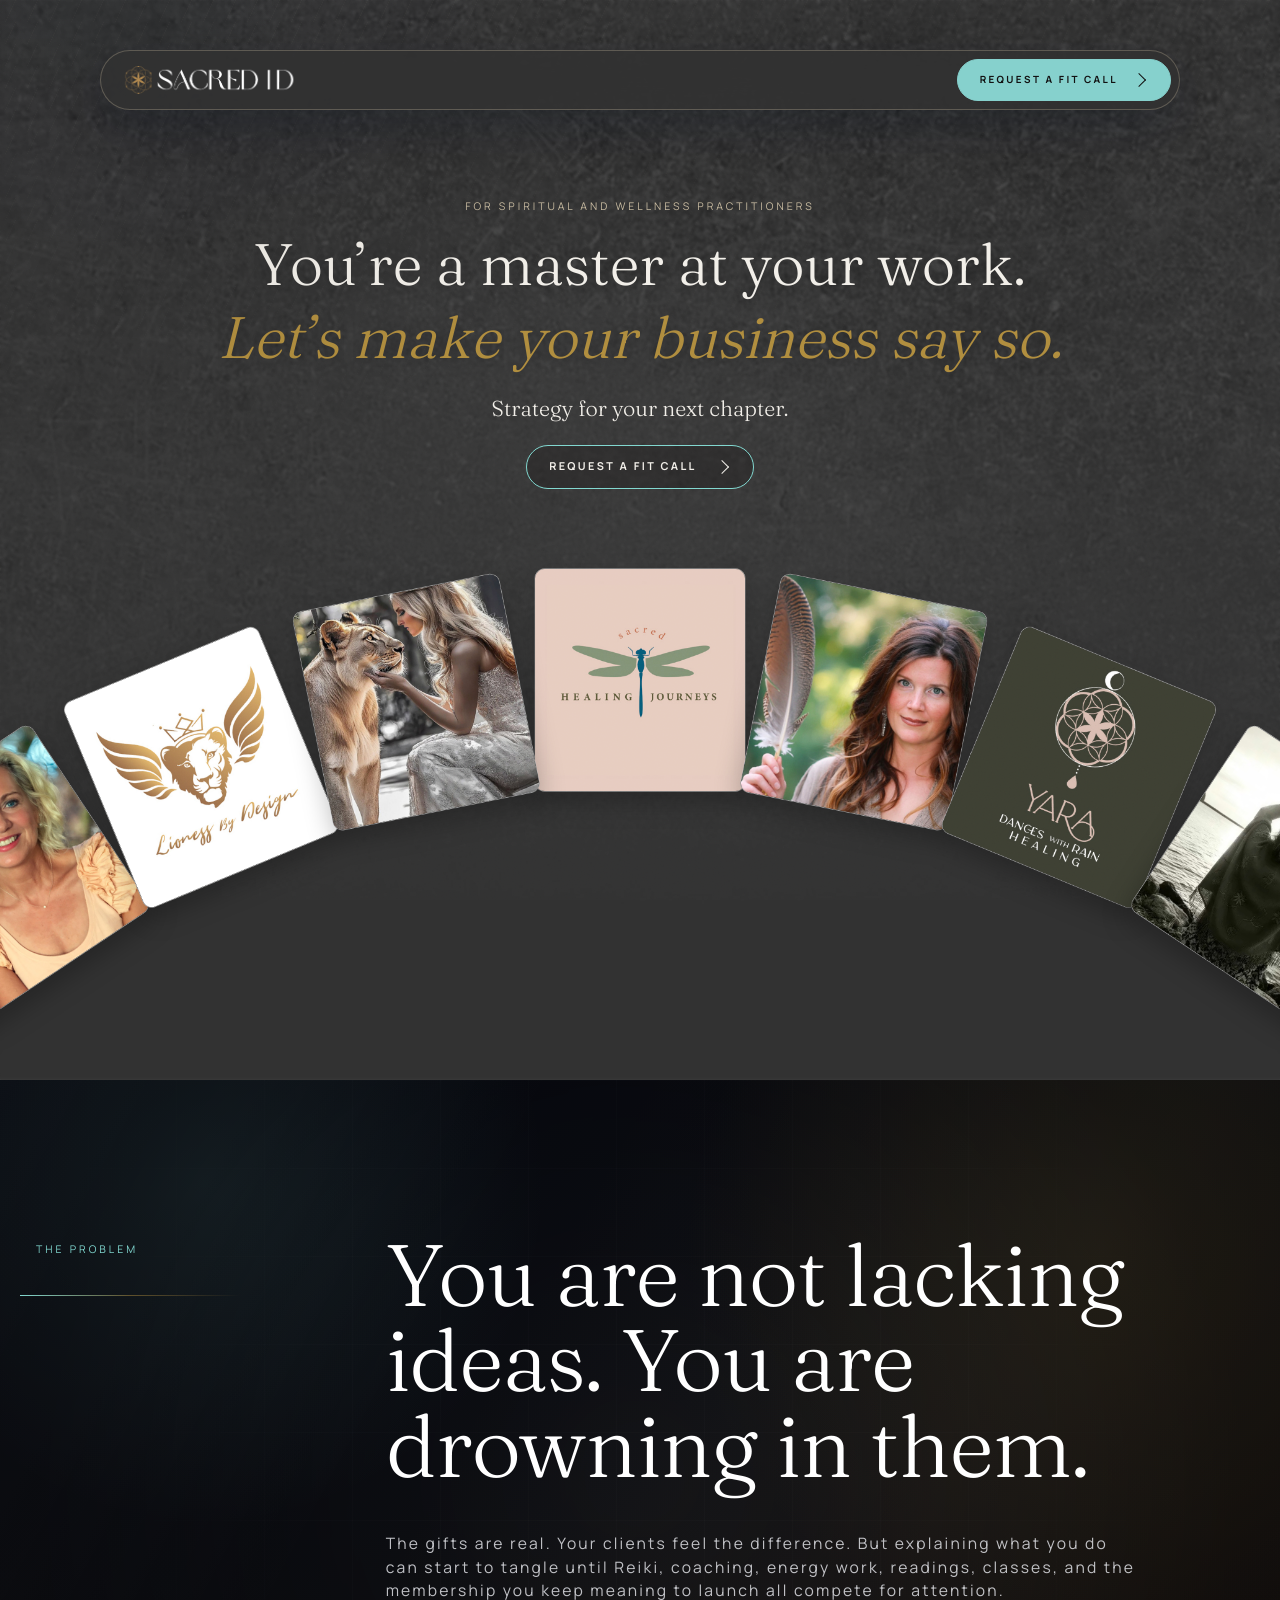
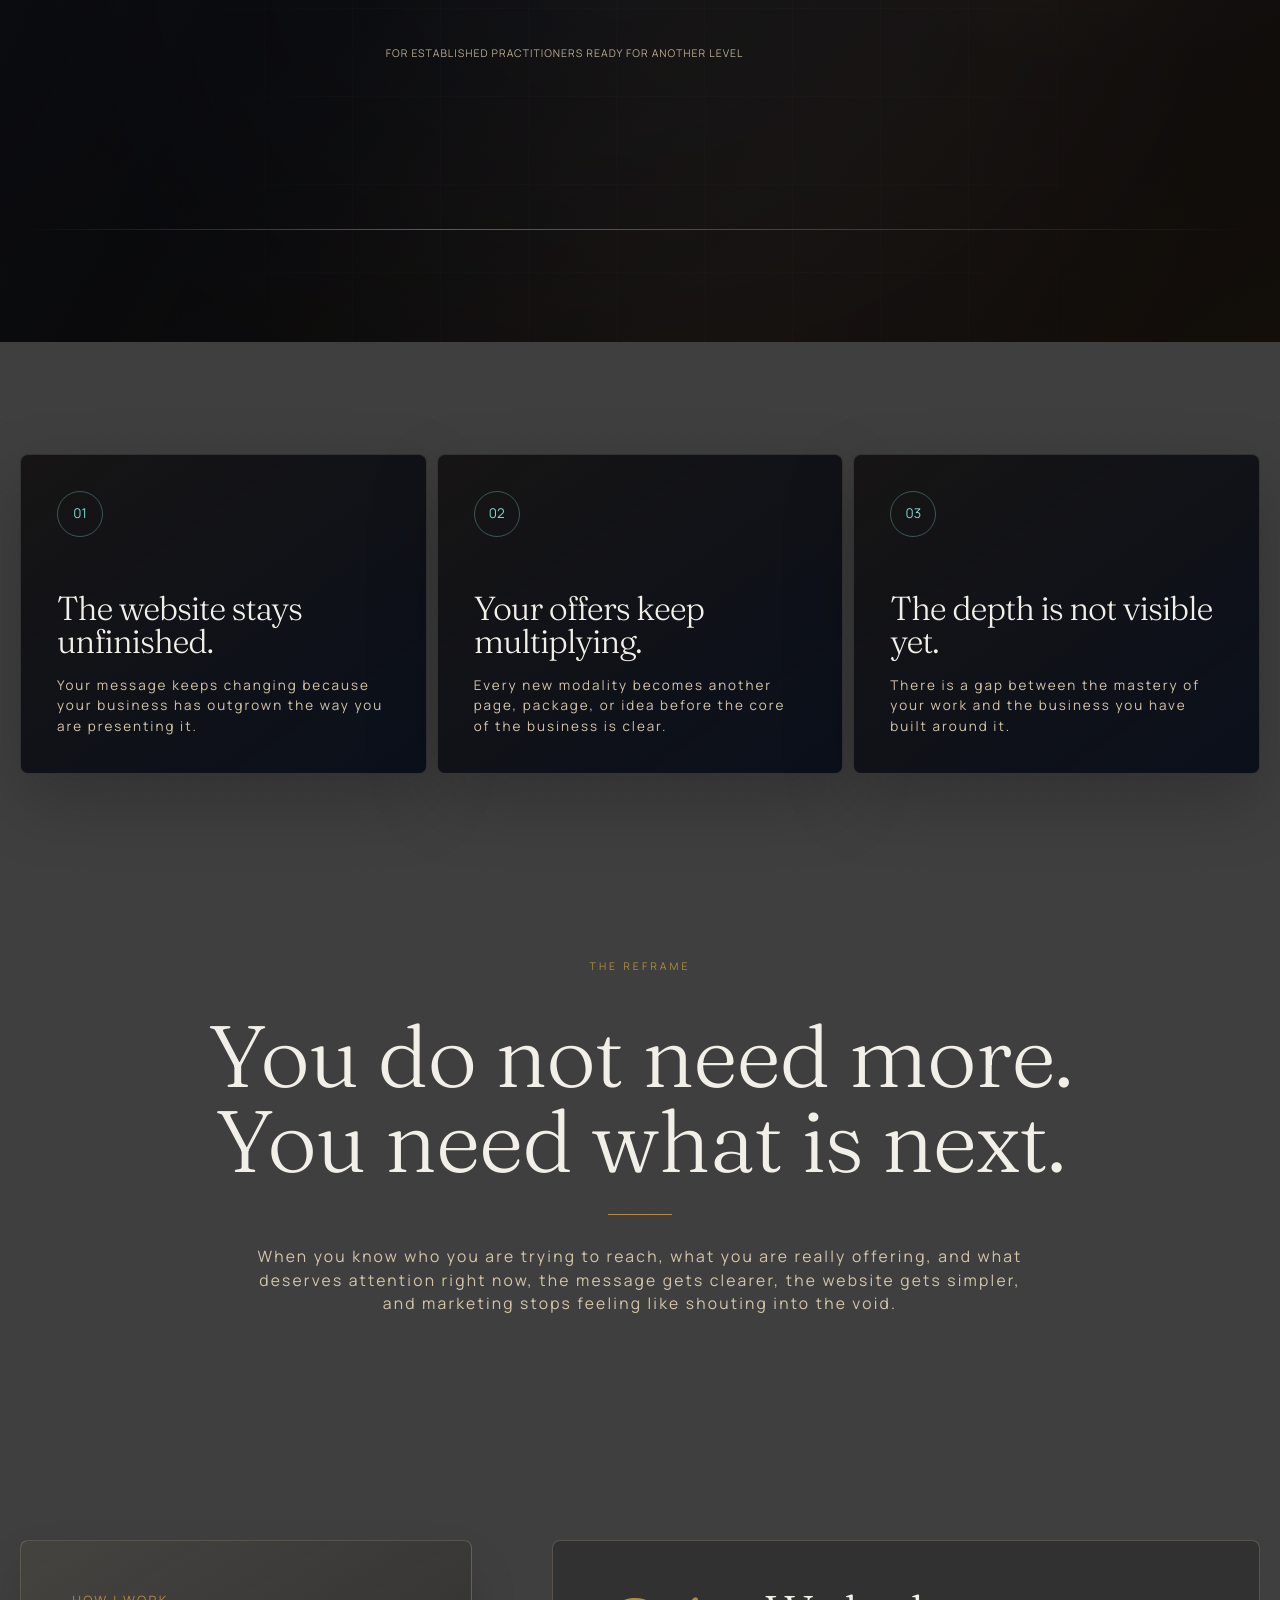
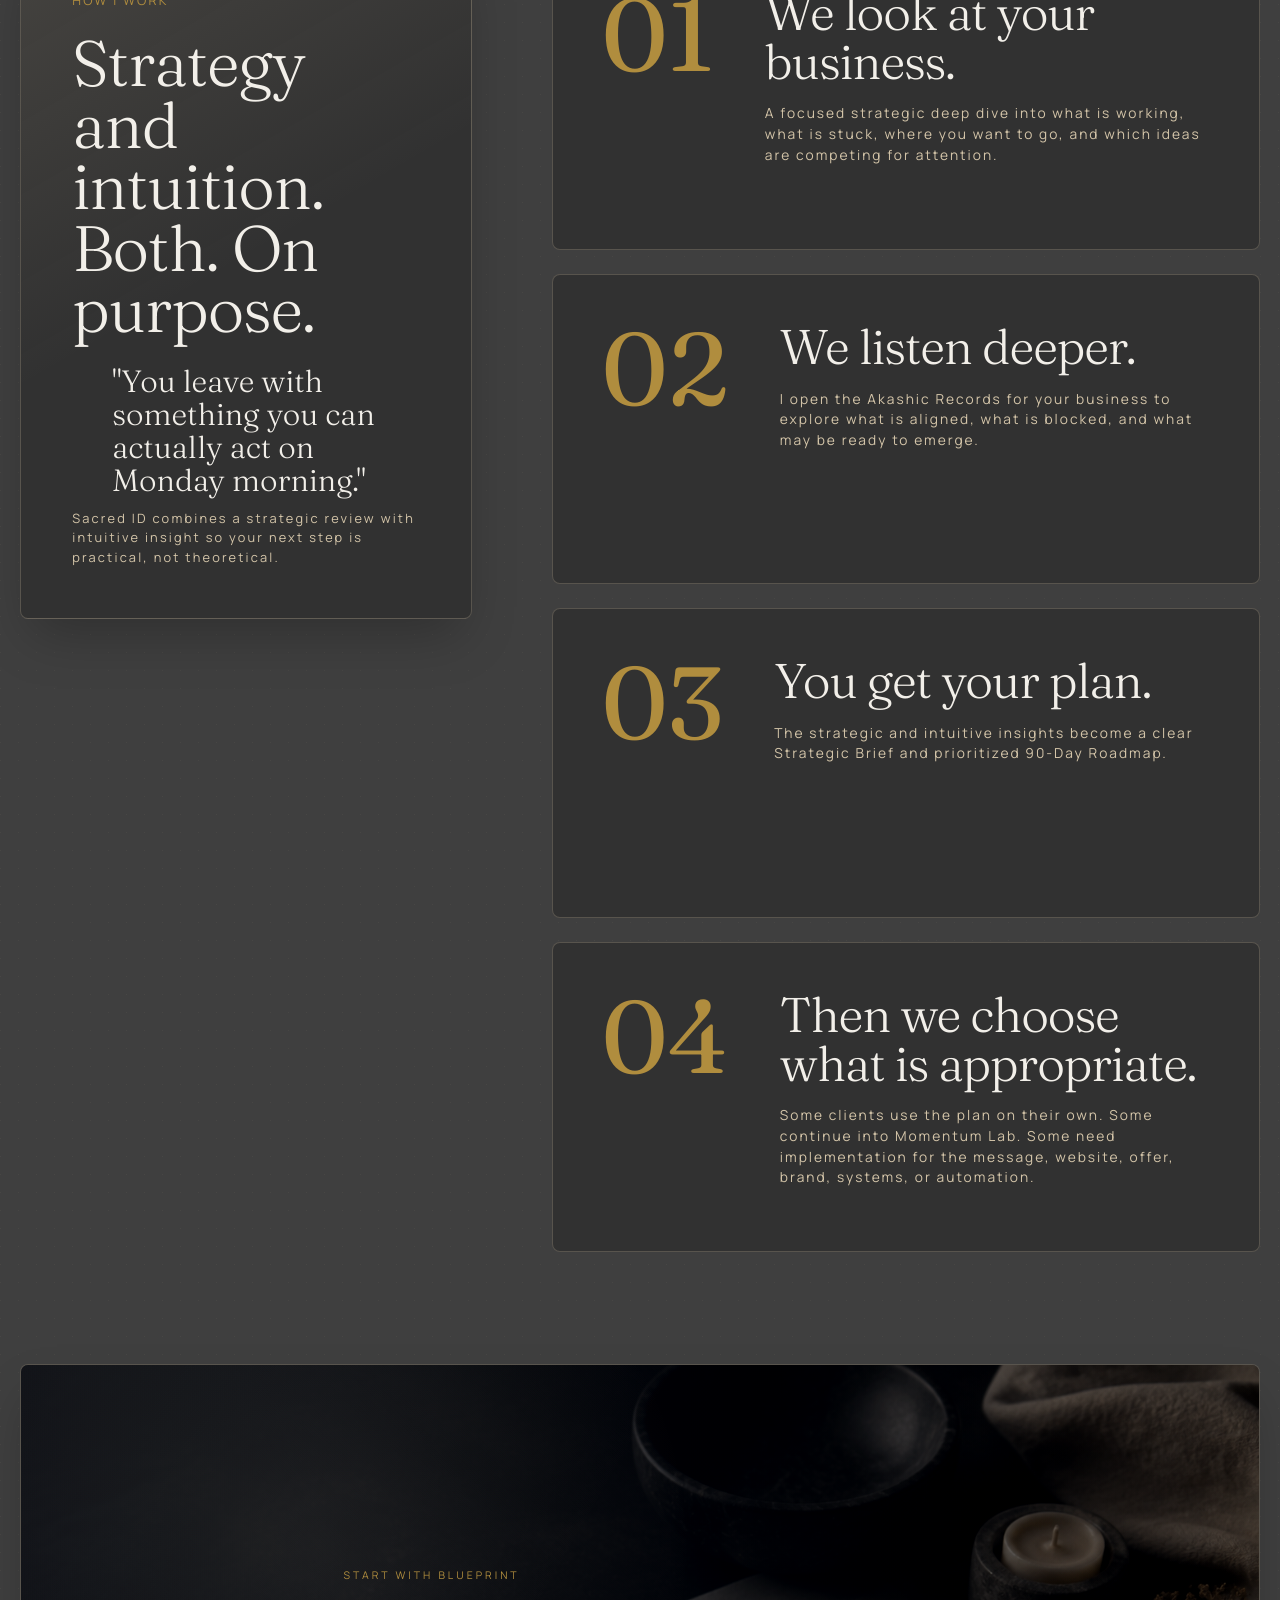
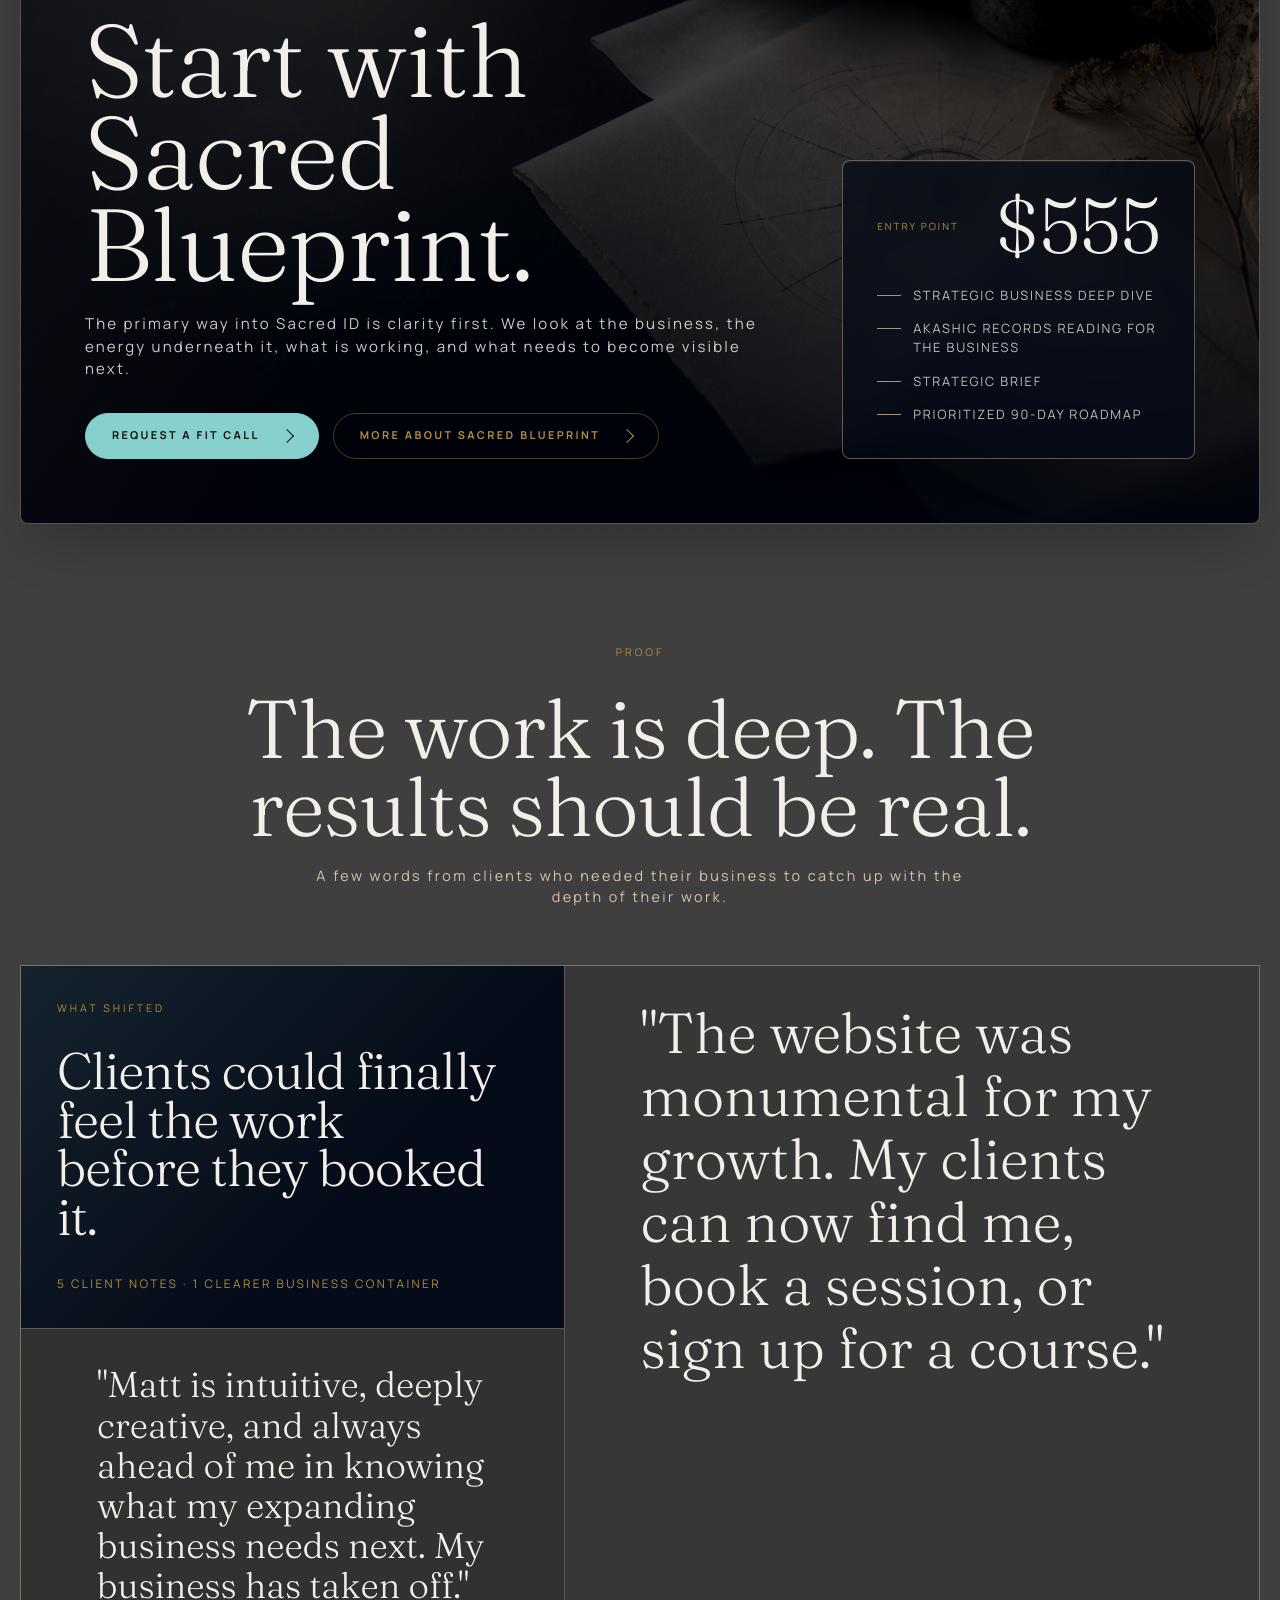
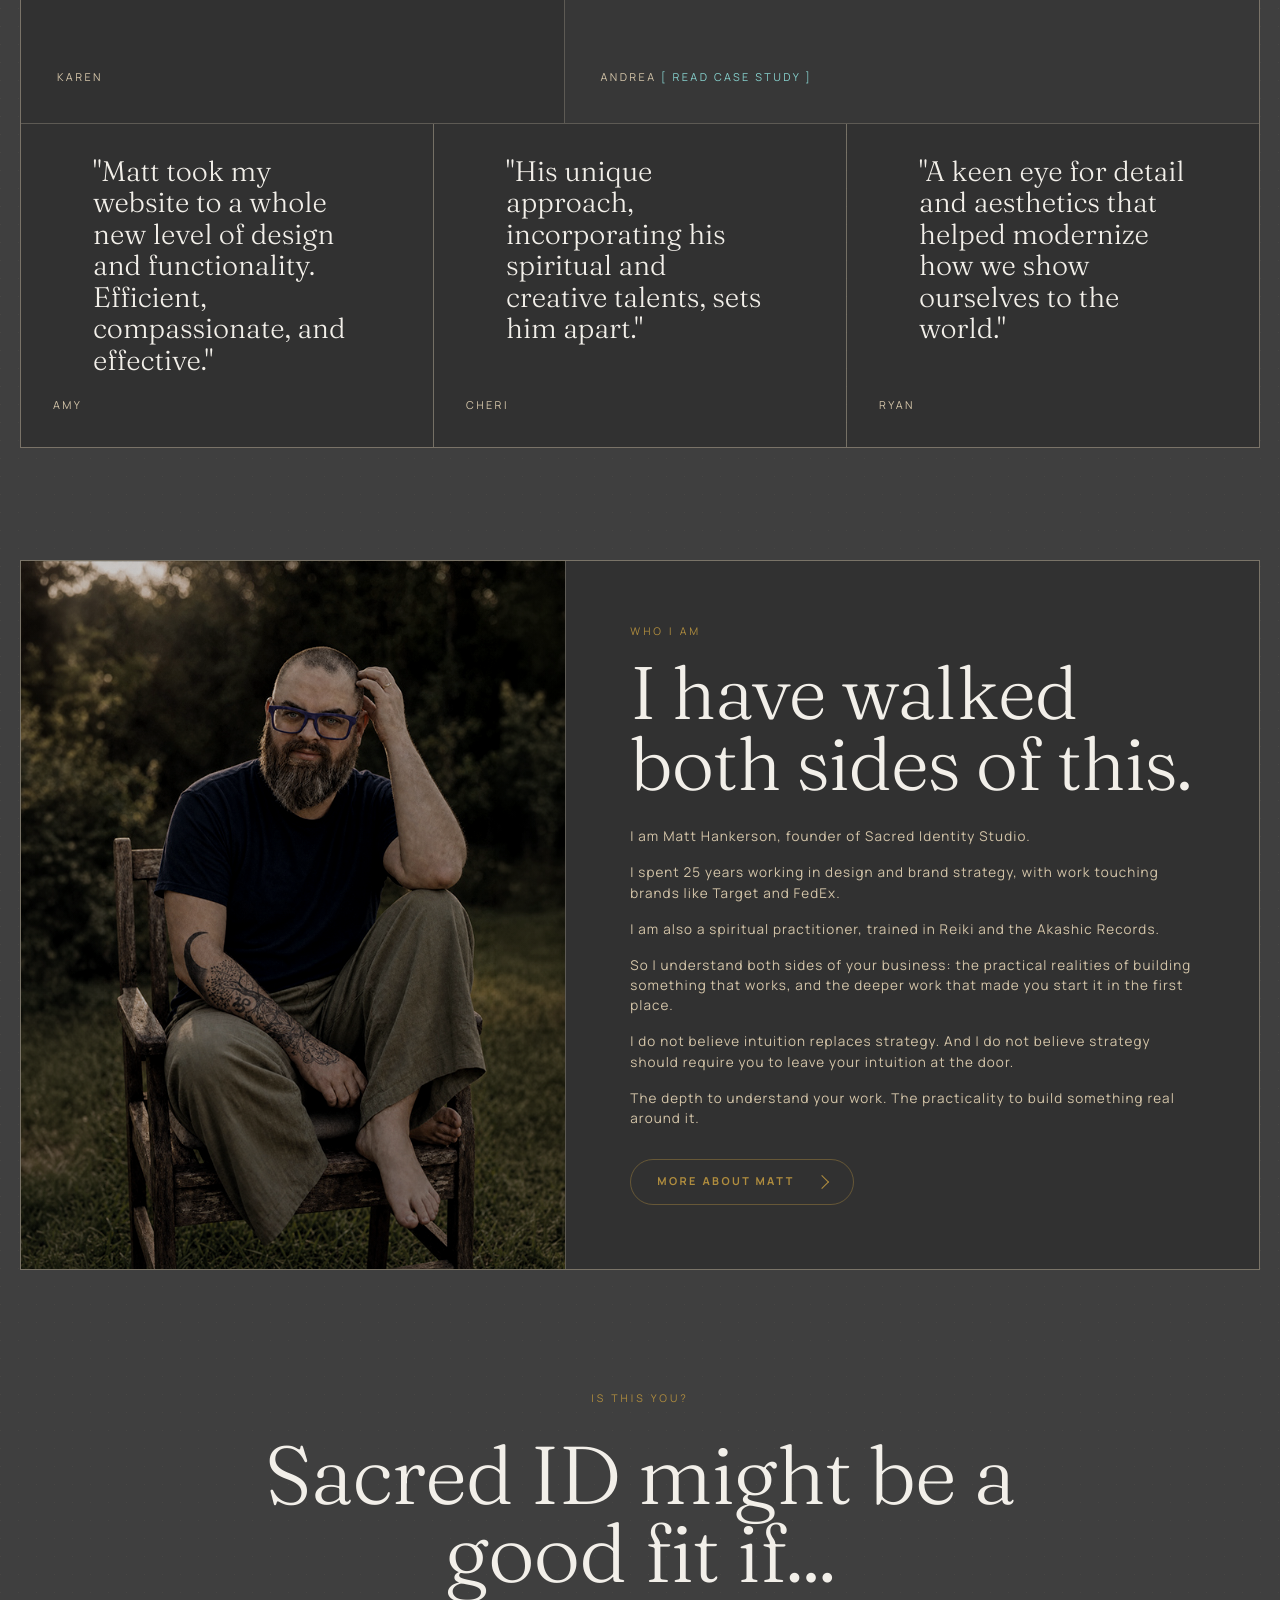
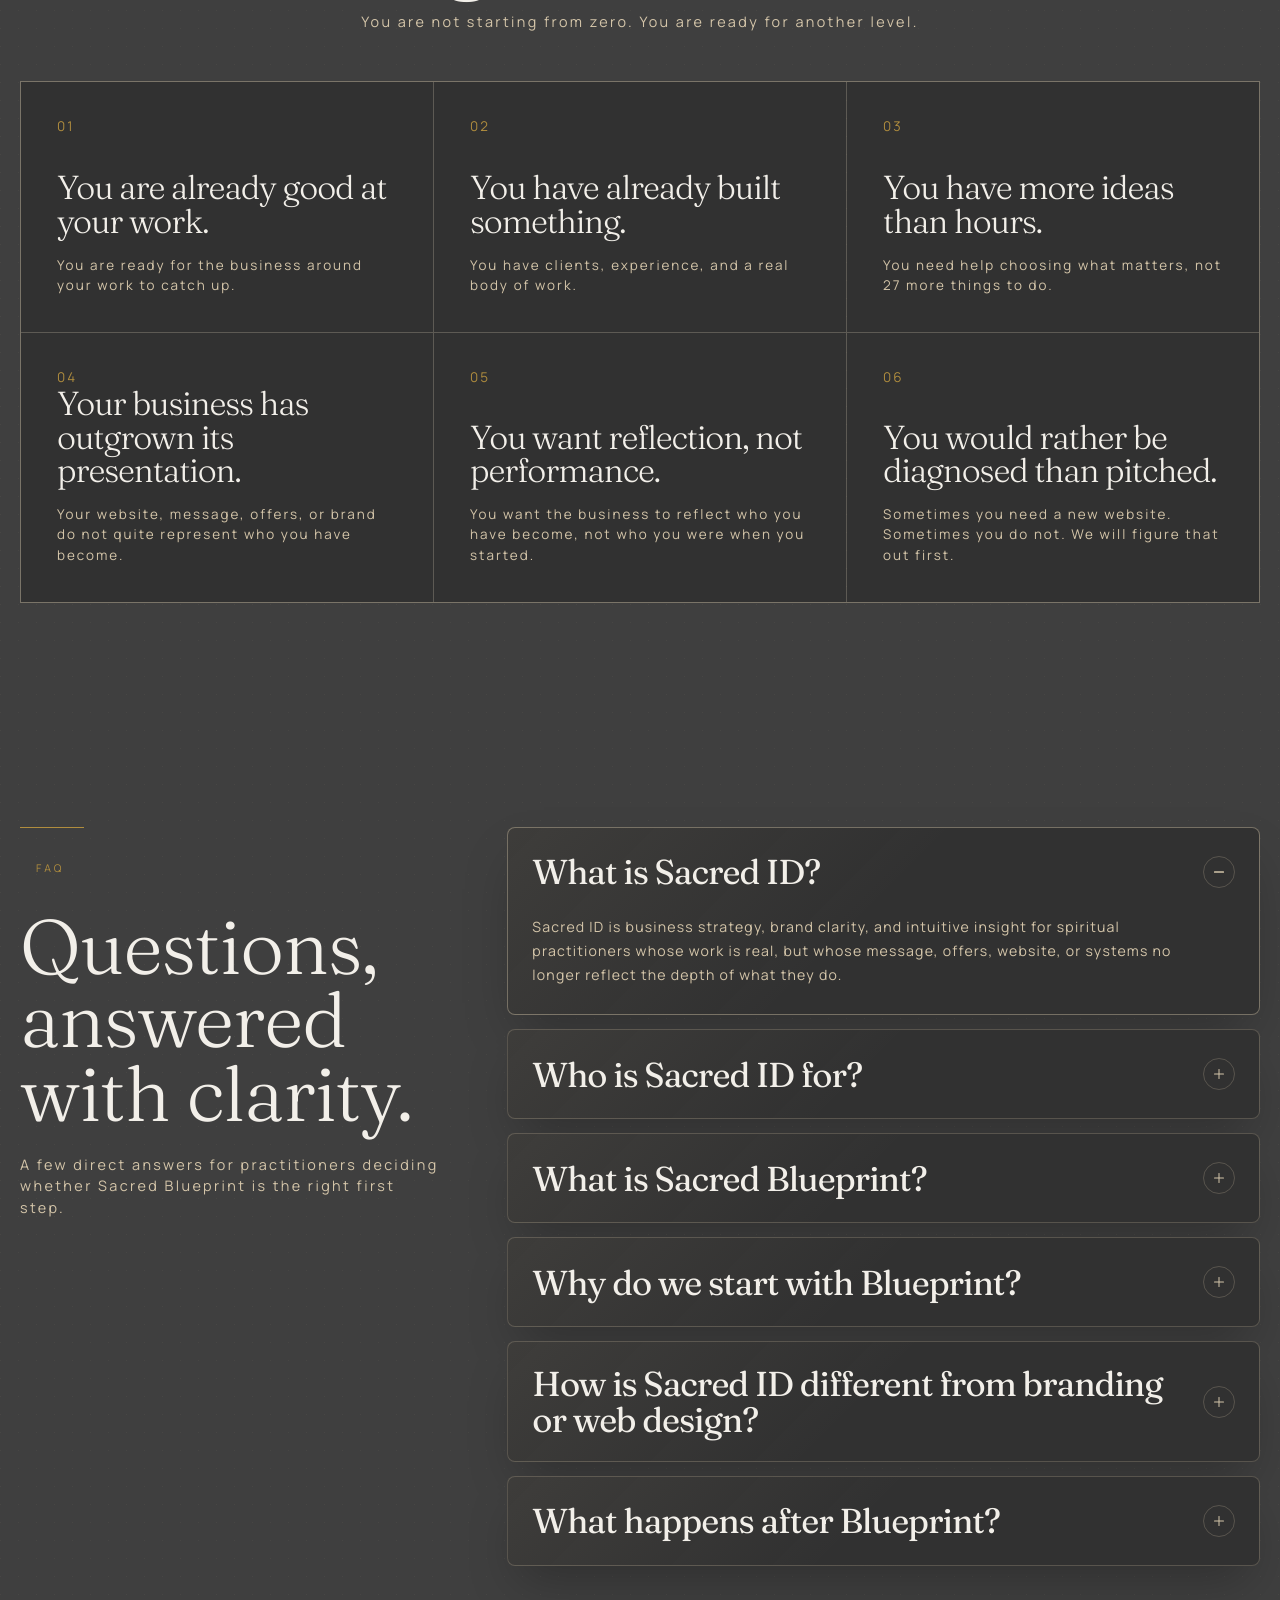
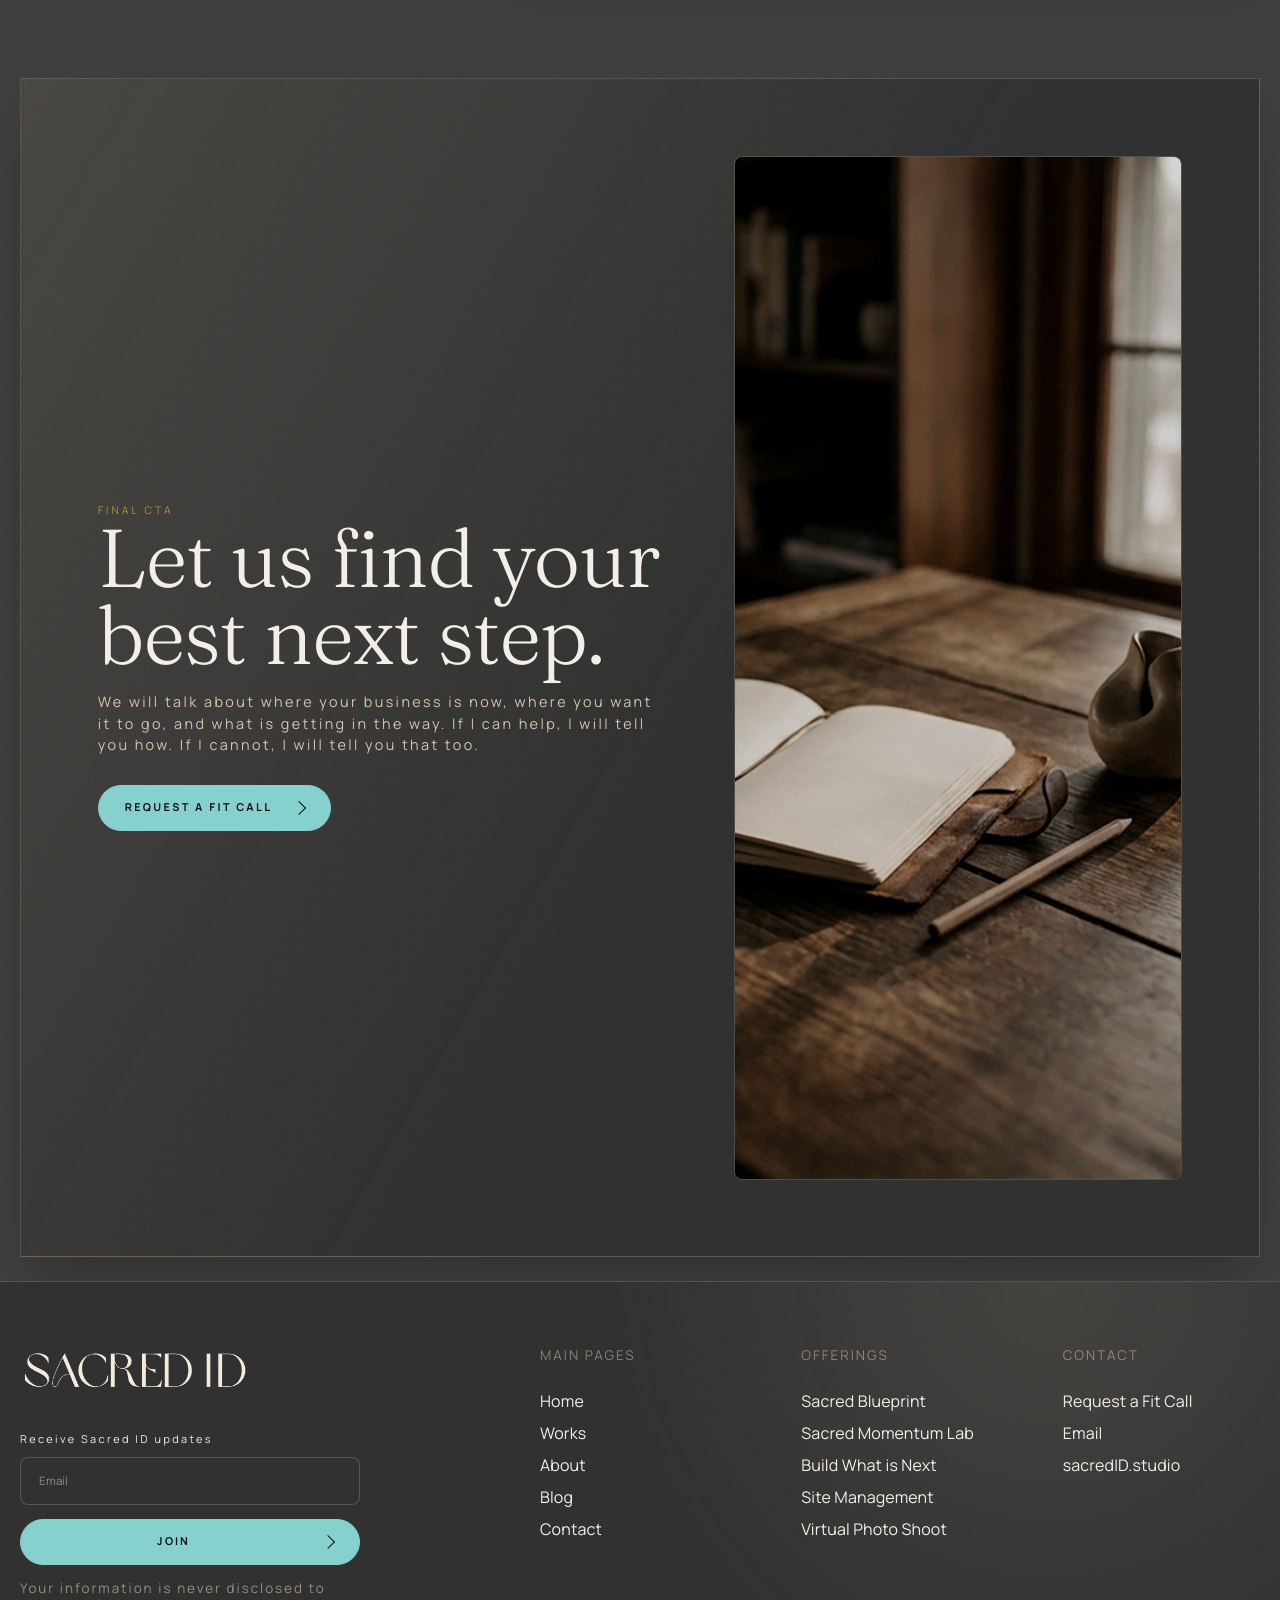
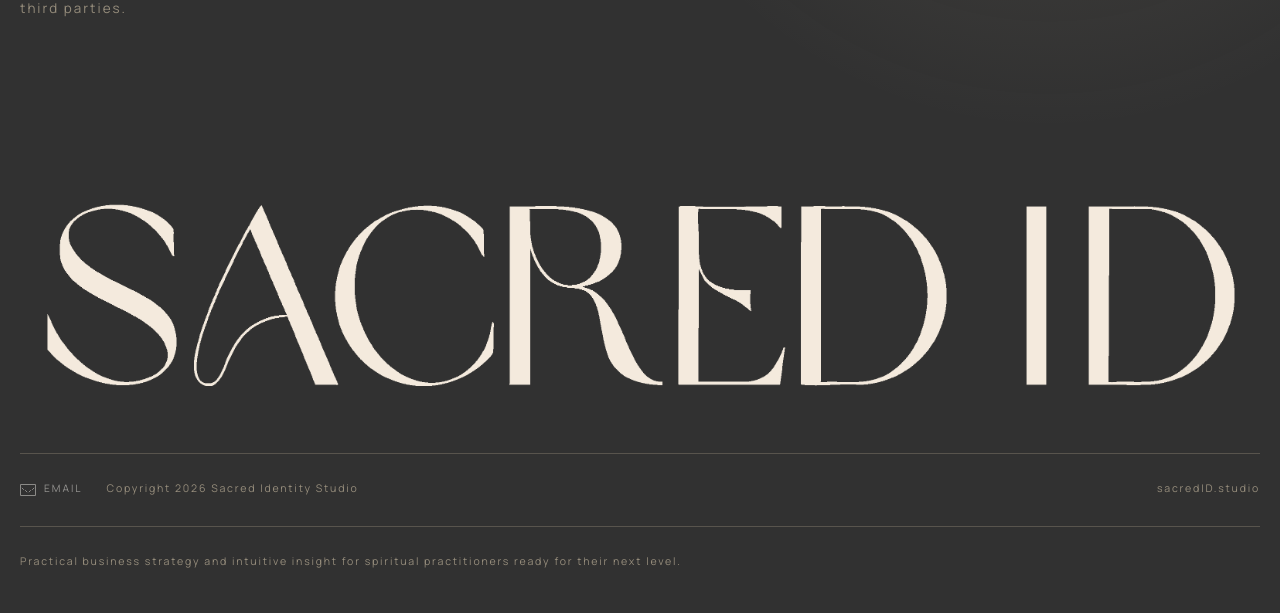
<file: index.html>
<!doctype html>
<html lang="en">
  <head>
    <meta charset="utf-8" />
    <meta name="viewport" content="width=device-width, initial-scale=1" />
    <link rel="icon" type="image/png" href="/favicon.png" />
    <link rel="apple-touch-icon" href="/favicon.png" />
    <script type="application/ld+json">
      {
        "@context": "https://schema.org",
        "@type": "Organization",
        "name": "Sacred Identity Studio",
        "alternateName": "Sacred ID",
        "url": "https://sacredidentitystudio.com/",
        "logo": "https://sacredidentitystudio.com/logo-horizontal.png",
        "email": "hello@sacredid.studio",
        "description": "Business strategy, brand clarity, and intuitive insight for spiritual practitioners.",
        "address": {
          "@type": "PostalAddress",
          "addressLocality": "Roseville",
          "addressRegion": "MN",
          "addressCountry": "US"
        },
        "areaServed": "Worldwide",
        "sameAs": [
          "https://www.facebook.com/profile.php?id=61557349605270",
          "https://www.instagram.com/sacredidstudio",
          "https://www.alignable.com/roseville-mn/sacred-id?user=16213085"
        ]
      }
    </script>
    <title>Sacred ID | Strategy and Intuition for Spiritual Practitioners</title>
    <meta
      name="description"
      content="Sacred ID helps spiritual practitioners clarify what matters now, what comes next, and what can wait through the Sacred Blueprint."
    />
    <link rel="canonical" href="https://sacredidentitystudio.com/" />

    <meta property="og:type" content="website" />
    <meta property="og:site_name" content="Sacred Identity Studio" />
    <meta property="og:url" content="https://sacredidentitystudio.com/" />
    <meta property="og:title" content="Sacred ID | Strategy and Intuition for Spiritual Practitioners" />
    <meta property="og:description" content="Sacred ID helps spiritual practitioners clarify what matters now, what comes next, and what can wait through the Sacred Blueprint." />
    <meta property="og:image" content="https://sacredidentitystudio.com/og.jpg" />
    <meta property="og:image:width" content="1200" />
    <meta property="og:image:height" content="630" />
    <meta property="og:image:alt" content="Sacred ID — strategy and intuition for spiritual practitioners." />

    <meta name="twitter:card" content="summary_large_image" />
    <meta name="twitter:title" content="Sacred ID | Strategy and Intuition for Spiritual Practitioners" />
    <meta name="twitter:description" content="Sacred ID helps spiritual practitioners clarify what matters now, what comes next, and what can wait through the Sacred Blueprint." />
    <meta name="twitter:image" content="https://sacredidentitystudio.com/og.jpg" />

    <script type="application/ld+json">
      {
        "@context": "https://schema.org",
        "@type": "FAQPage",
        "mainEntity": [
          {
            "@type": "Question",
            "name": "What is Sacred ID?",
            "acceptedAnswer": {
              "@type": "Answer",
              "text": "Sacred ID is business strategy, brand clarity, and intuitive insight for spiritual practitioners whose work is real, but whose message, offers, website, or systems no longer reflect the depth of what they do."
            }
          },
          {
            "@type": "Question",
            "name": "Who is Sacred ID for?",
            "acceptedAnswer": {
              "@type": "Answer",
              "text": "Sacred ID is for established practitioners, healers, readers, coaches, teachers, and intuitive business owners who have a real body of work and need the business around it to become clearer, stronger, and easier to explain."
            }
          },
          {
            "@type": "Question",
            "name": "What is Sacred Blueprint?",
            "acceptedAnswer": {
              "@type": "Answer",
              "text": "Sacred Blueprint is a focused business deep dive that brings together strategy and an Akashic Records reading for the business. You leave with a Strategic Brief and a prioritized 90-day roadmap."
            }
          },
          {
            "@type": "Question",
            "name": "Why do we start with Blueprint?",
            "acceptedAnswer": {
              "@type": "Answer",
              "text": "We start with Blueprint because clarity comes before implementation. It shows what matters now, what comes next, and what can wait before you invest in another website, offer, launch, or system."
            }
          },
          {
            "@type": "Question",
            "name": "How is Sacred ID different from branding or web design?",
            "acceptedAnswer": {
              "@type": "Answer",
              "text": "Branding and web design usually begin with expression. Sacred ID begins with diagnosis. We clarify the business, the audience, the offer, the message, and the deeper energetic pattern before deciding what needs to be built."
            }
          },
          {
            "@type": "Question",
            "name": "What happens after Blueprint?",
            "acceptedAnswer": {
              "@type": "Answer",
              "text": "Some clients use the plan on their own. Some continue into Sacred Momentum Lab for ongoing guidance. Some need implementation support for the message, website, offer, brand, systems, or automation."
            }
          }
        ]
      }
    </script>
    <style>
      @font-face {
        font-family: "Fraunces";
        src: url("/fraunces-300.ttf") format("truetype");
        font-style: normal;
        font-weight: 300;
        font-display: swap;
      }

      @font-face {
        font-family: "Fraunces";
        src: url("/fraunces-400.ttf") format("truetype");
        font-style: normal;
        font-weight: 400;
        font-display: swap;
      }

      @font-face {
        font-family: "Manrope";
        src: url("/manrope-400.ttf") format("truetype");
        font-style: normal;
        font-weight: 400;
        font-display: swap;
      }

      @font-face {
        font-family: "Manrope";
        src: url("/manrope-700.ttf") format("truetype");
        font-style: normal;
        font-weight: 700;
        font-display: swap;
      }

      :root {
        color-scheme: dark;
        --bg: #3f3f3f;
        --surface: #313131;
        --surface-2: #373737;
        --ink: #f2efe9;
        --muted: #d4c5a9;
        --primary: #d4c5a9;
        --on-primary: #111111;
        --button-bg: #86d1cd;
        --accent: #050b18;
        --brass: #b08d3e; /* decorative brass accent — ornaments, eyebrows, rules, indices */
        --line: rgba(212, 197, 169, 0.24);
        --grid: rgba(212, 197, 169, 0.2);
        --soft: rgba(242, 239, 233, 0.7);
        --shadow: 0 25px 50px -12px rgba(0, 0, 0, 0.25);
        --ease-out: cubic-bezier(0.16, 1, 0.3, 1);
        --radius-sm: 1px;
        --radius: 8px;
        --pill: 9999px;
        --max: 1240px;
        /* fixed nav: top offset + pill height + breathing room */
        --nav-clear: 138px;
      }

      * {
        box-sizing: border-box;
      }

      html {
        scroll-behavior: smooth;
        overflow-x: hidden;
        overflow-x: clip;
      }

      body {
        margin: 0;
        overflow-x: hidden;
        overflow-x: clip;
        background:
          radial-gradient(circle at 84% 6%, rgba(212, 197, 169, 0.14), transparent 24rem),
          linear-gradient(135deg, rgba(212, 197, 169, 0.06) 0 1px, transparent 1px 16px),
          var(--bg);
        background-size: auto, 18px 18px, auto;
        color: var(--ink);
        font-family: Manrope, ui-sans-serif, system-ui, sans-serif;
        font-size: 12px;
        font-weight: 400;
        letter-spacing: 1px;
        line-height: 1.5;
        text-rendering: geometricPrecision;
      }

      body::before {
        content: "";
        position: fixed;
        inset: 0;
        z-index: 20;
        pointer-events: none;
        opacity: 0.28;
        background-image:
          linear-gradient(115deg, transparent 0 47%, rgba(212, 197, 169, 0.1) 48% 49%, transparent 50%),
          radial-gradient(circle at 10% 0%, rgba(5, 11, 24, 0.42), transparent 32rem);
        background-size: 22px 22px, auto;
        mask-image: linear-gradient(to bottom, black, transparent 72%);
      }

      body::after {
        content: "";
        position: fixed;
        inset: 0;
        z-index: 21;
        pointer-events: none;
        opacity: 0.045;
        background-image: url("data:image/svg+xml,%3Csvg viewBox='0 0 200 200' xmlns='http://www.w3.org/2000/svg'%3E%3Cfilter id='noiseFilter'%3E%3CfeTurbulence type='fractalNoise' baseFrequency='0.65' numOctaves='3' stitchTiles='stitch'/%3E%3C/filter%3E%3Crect width='100%25' height='100%25' filter='url(%23noiseFilter)' opacity='1'/%3E%3C/svg%3E");
        background-size: 200px 200px;
        mix-blend-mode: overlay;
      }

      a {
        color: inherit;
        text-decoration: none;
      }

      a:focus-visible,
      button:focus-visible,
      input:focus-visible {
        outline: 2px solid rgba(212, 197, 169, 0.74);
        outline-offset: 4px;
      }

      img {
        display: block;
        max-width: 100%;
      }

      h1,
      h2,
      h3,
      p,
      blockquote {
        margin-top: 0;
      }

      h1,
      h2,
      h3,
      .logo-type,
      .display {
        font-family: Fraunces, Georgia, "Times New Roman", serif;
        font-weight: 300;
        letter-spacing: -1.1px;
      }

      p {
        color: var(--muted);
      }

      .page {
        overflow: visible;
      }

      .nav {
        position: fixed;
        top: 50px;
        left: 0;
        right: 0;
        z-index: 40;
        min-height: 0;
        padding: 0;
        background: transparent;
        pointer-events: none;
        transition:
          opacity 260ms var(--ease-out),
          transform 260ms var(--ease-out);
        will-change: transform;
      }

      .nav.is-hidden {
        opacity: 0;
        transform: translateY(calc(-100% - 72px));
      }

      .nav.is-scrolled {
        min-height: 0;
        padding: 0;
      }

      .nav-inner {
        position: relative;
        width: min(1080px, calc(100% - 200px));
        min-height: 60px;
        margin: 0 auto;
        padding: 8px 8px 8px 20px;
        display: flex;
        align-items: center;
        justify-content: space-between;
        gap: 18px;
        border: 1px solid rgba(212, 197, 169, 0.28);
        border-radius: var(--pill);
        background: rgba(49, 49, 49, 0.82);
        box-shadow: 0 18px 48px rgba(5, 11, 24, 0.28);
        backdrop-filter: blur(18px);
        pointer-events: auto;
        transition:
          background-color 260ms var(--ease-out),
          border-color 260ms var(--ease-out),
          box-shadow 260ms var(--ease-out),
          min-height 260ms var(--ease-out);
      }

      .nav.is-scrolled .nav-inner {
        min-height: 60px;
        border-color: rgba(212, 197, 169, 0.28);
        background: rgba(49, 49, 49, 0.82);
        box-shadow: 0 18px 48px rgba(5, 11, 24, 0.28);
      }

      .brand {
        display: flex;
        align-items: center;
        width: clamp(130px, 14vw, 184px);
        flex: 0 0 auto;
      }

      .brand-logo {
        width: 100%;
        height: auto;
        transition: transform 260ms var(--ease-out), opacity 260ms var(--ease-out);
      }

      .brand:hover .brand-logo {
        opacity: 0.86;
        transform: translateY(-1px);
      }

      .nav-links {
        display: flex;
        align-items: center;
        gap: 4px;
        color: var(--muted);
        font-size: 0.66rem;
        text-transform: uppercase;
      }

      .nav-links a:not(.button) {
        min-height: 40px;
        display: inline-flex;
        align-items: center;
        padding: 12px 16px;
        border-radius: var(--pill);
        transition:
          background-color 180ms var(--ease-out),
          color 180ms var(--ease-out),
          transform 180ms var(--ease-out);
      }

      .nav-links a:not(.button):hover {
        color: var(--ink);
        background: rgba(212, 197, 169, 0.1);
        transform: translateY(-1px);
      }

      .nav-links a.nav-mobile-only {
        display: none;
      }

      .nav-toggle {
        display: none;
        width: 42px;
        height: 42px;
        align-items: center;
        justify-content: center;
        border: 1px solid var(--line);
        border-radius: 50%;
        background: rgba(5, 11, 24, 0.18);
        color: var(--ink);
        cursor: pointer;
      }

      .nav-toggle span {
        position: absolute;
        width: 16px;
        height: 1px;
        background: currentColor;
        transition:
          transform 220ms var(--ease-out),
          opacity 220ms var(--ease-out);
      }

      .nav-toggle span:first-child {
        transform: translateY(-4px);
      }

      .nav-toggle span:last-child {
        transform: translateY(4px);
      }

      .nav.is-open .nav-toggle span:first-child {
        transform: rotate(45deg);
      }

      .nav.is-open .nav-toggle span:last-child {
        transform: rotate(-45deg);
      }

      .button {
        position: relative;
        display: inline-flex;
        align-items: center;
        justify-content: center;
        gap: 8px;
        min-height: 46px;
        padding: 12px 52px 12px 32px;
        border: 1.5px solid var(--button-bg);
        border-radius: var(--pill);
        background: var(--button-bg);
        color: var(--on-primary);
        font-family: Manrope, ui-sans-serif, system-ui, sans-serif;
        font-size: 0.68rem;
        font-weight: 700;
        letter-spacing: 2.4px;
        line-height: 1;
        text-transform: uppercase;
        white-space: nowrap;
        overflow: hidden;
        transition:
          transform 180ms var(--ease-out),
          border-color 600ms cubic-bezier(0.23, 1, 0.32, 1),
          border-radius 600ms cubic-bezier(0.23, 1, 0.32, 1),
          color 600ms cubic-bezier(0.23, 1, 0.32, 1);
      }

      .button::before,
      .button::after {
        content: "";
        position: absolute;
        z-index: 3;
        top: 50%;
        width: 9px;
        height: 9px;
        border-top: 1.5px solid currentColor;
        border-right: 1.5px solid currentColor;
        transition:
          transform 640ms var(--ease-out),
          opacity 640ms var(--ease-out);
      }

      .button::before {
        left: 18px;
        opacity: 0;
        transform: translate(-48px, -50%) rotate(45deg);
      }

      .button::after {
        right: 26px;
        opacity: 1;
        transform: translate(0, -50%) rotate(45deg);
      }

      .button > span:not(.button-fill) {
        position: relative;
        z-index: 2;
        transform: translateX(-6px);
        transition: transform 640ms var(--ease-out);
      }

      .button .button-fill {
        position: absolute;
        z-index: 1;
        top: 50%;
        left: 50%;
        width: 360px;
        height: 360px;
        border-radius: 50%;
        background: var(--accent);
        opacity: 0;
        transform: translate(-50%, -50%) scale(0.045);
        transition:
          transform 640ms var(--ease-out),
          opacity 640ms var(--ease-out);
      }

      .button:hover {
        color: var(--ink);
        border-color: transparent;
        border-radius: 12px;
        transform: translateY(-1px);
      }

      .button:hover::before {
        opacity: 1;
        transform: translate(0, -50%) rotate(45deg);
      }

      .button:hover::after {
        opacity: 0;
        transform: translate(48px, -50%) rotate(45deg);
      }

      .button:hover > span:not(.button-fill) {
        transform: translateX(8px);
      }

      .button:hover .button-fill {
        transform: translate(-50%, -50%) scale(1);
        opacity: 1;
      }

      .button:active {
        transform: translateY(1px) scale(0.95);
      }

      .button.secondary {
        background: transparent;
        color: var(--brass);
        border-color: rgba(176, 141, 62, 0.42);
      }

      .button.secondary:hover {
        color: var(--ink);
      }

      .nav-links .button {
        min-height: 42px;
        padding: 12px 46px 12px 28px;
        font-size: 0.62rem;
      }

      .section {
        width: min(var(--max), calc(100% - 40px));
        margin: 0 auto;
        padding: 112px 0;
      }

      section[id] {
        scroll-margin-top: 128px;
      }

      .eyebrow,
      .pill,
      .card-label {
        margin: 0;
        color: var(--brass);
        font-size: 0.66rem;
        letter-spacing: 3px;
        line-height: 1.35;
        text-transform: uppercase;
      }

      .pill {
        display: inline-flex;
        align-items: center;
        justify-content: center;
        min-height: 34px;
        padding: 9px 16px;
        border-radius: var(--pill);
      }

      .lead {
        max-width: 660px;
        margin-bottom: 0;
        color: var(--muted);
        font-size: 0.90rem;
        font-weight: 400;
        letter-spacing: 2.4px;
      }

      .byq-hero {
        position: relative;
        width: 100%;
        min-height: max(120dvh, 800px);
        display: flex;
        align-items: flex-start;
        overflow: hidden;
        isolation: isolate;
        background: #3f3f3f;
      }

      .hero-bg {
        position: absolute;
        inset: 0;
        z-index: 0;
        width: 100%;
        height: 100%;
        object-fit: cover;
        object-position: center;
      }

      .hero-overlay {
        position: absolute;
        inset: 0;
        z-index: 1;
        pointer-events: none;
        background: rgba(20, 18, 18, 0.28);
        -webkit-backdrop-filter: blur(1px);
        backdrop-filter: blur(1px);
      }

      .hero-copy-panel {
        position: relative;
        z-index: 4;
        width: min(900px, calc(100% - 48px));
        margin: 0 auto;
        padding: max(calc(var(--nav-clear) + 62px), 200px) 0 0;
        display: flex;
        flex-direction: column;
        align-items: center;
        text-align: center;
      }

      .hero-top {
        width: 100%;
        display: flex;
        flex-direction: column;
        align-items: center;
        gap: 18px;
      }

      .hero-eyebrow {
        display: flex;
        align-items: center;
        justify-content: center;
      }

      .hero-eyebrow::before {
        display: none;
      }

      .hero-eyebrow .eyebrow {
        color: rgba(212, 197, 169, 0.92);
      }

      .hero-body-wrap {
        width: 100%;
      }

      .hero-rule {
        display: none;
      }

      .hero-main {
        display: flex;
        flex-direction: column;
        align-items: center;
        gap: 18px;
      }

      h1 {
        max-width: 850px;
        margin-bottom: 0;
        font-size: clamp(3.2rem, 5.8vw, 6.1rem);
        line-height: 0.94;
      }

      .byq-hero h1 {
        max-width: 880px;
        font-size: 3.65rem;
        line-height: 1.1;
        letter-spacing: 0;
        text-shadow: 0 2px 18px rgba(0, 0, 0, 0.28);
      }

      .hero-lines > span {
        display: block;
      }

      .hero-lines .italic-line {
        font-style: italic;
        color: var(--brass);
      }

      .hero-lines.is-word-ready .hero-reveal-inner {
        transform: translateY(115%);
      }

      .hero-lines.is-word-visible .hero-reveal-inner {
        transform: translateY(0);
      }

      .hero-lines .hero-reveal-word {
        display: inline-block;
        overflow: hidden;
        vertical-align: top;
        margin-right: -0.08em;
        padding-right: 0.08em;
        padding-bottom: 0.14em;
      }

      .hero-lines .hero-reveal-inner {
        display: inline-block;
        will-change: transform;
        transition: transform 900ms cubic-bezier(0.16, 1, 0.3, 1);
      }

      .hero-bottom {
        width: 100%;
        display: flex;
        flex-direction: column;
        align-items: center;
        gap: 22px;
      }

      .byq-hero .lead {
        max-width: 650px;
        margin: 0;
        color: var(--ink);
        font-family: Fraunces, Georgia, "Times New Roman", serif;
        font-size: 1.35rem;
        font-weight: 300;
        line-height: 1.3;
        letter-spacing: 0;
      }

      .hero-actions {
        display: flex;
        align-items: center;
        justify-content: center;
        gap: 12px;
        flex-wrap: wrap;
      }

      .byq-hero .button {
        min-height: 44px;
        padding: 12px 50px 12px 28px;
        border-color: #81d8d0;
        background: rgba(20, 18, 18, 0.25);
        color: var(--ink);
        backdrop-filter: blur(1px);
      }

      .hero-image-fan {
        position: absolute;
        z-index: 3;
        top: 773px;
        left: 50%;
        width: 3400px;
        height: 3400px;
        margin-left: -1700px;
        transform: scale(0.62);
        transform-origin: center top;
        pointer-events: none;
      }

      .hero-orbit-rotor {
        position: relative;
        width: 100%;
        height: 100%;
        animation: hero-orbit-spin 30s linear infinite;
        will-change: transform;
      }

      @keyframes hero-orbit-spin {
        to { transform: rotate(360deg); }
      }

      .hero-orbit-card {
        position: absolute;
        top: 50%;
        left: 50%;
        width: 340px;
        height: 360px;
        overflow: hidden;
        border: 1px solid rgba(255, 255, 255, 0.55);
        border-radius: 16px;
        background: #292929;
        box-shadow: 0 18px 40px rgba(0, 0, 0, 0.25);
        transform: translate(-50%, -50%) rotate(var(--angle)) translateY(-1850px);
      }

      .hero-orbit-card img {
        display: block;
        width: 100%;
        height: 100%;
        object-fit: cover;
      }

      .intro {
        max-width: 1600px;
        padding-top: 64px;
        text-align: center;
      }

      .intro.problem-gradient {
        position: relative;
        left: 50%;
        width: 100vw;
        max-width: none;
        margin-left: -50vw;
        margin-right: -50vw;
        padding: clamp(132px, 17vh, 210px) max(20px, calc((100vw - var(--max)) / 2)) clamp(112px, 12vh, 160px);
        display: grid;
        overflow: hidden;
        isolation: isolate;
        color: #f7f4ed;
        background:
          radial-gradient(circle at 16% 12%, rgba(129, 216, 208, 0.12), transparent 26%),
          radial-gradient(circle at 86% 20%, rgba(176, 141, 62, 0.16), transparent 32%),
          linear-gradient(145deg, #050813 0%, #101115 48%, #201711 100%);
      }

      .problem-gradient::before,
      .problem-gradient::after {
        content: "";
        position: absolute;
        inset: 0;
        pointer-events: none;
      }

      .problem-gradient::before {
        z-index: -2;
        background:
          linear-gradient(rgba(255, 255, 255, 0.035) 1px, transparent 1px),
          linear-gradient(90deg, rgba(255, 255, 255, 0.035) 1px, transparent 1px);
        background-size: 88px 88px;
        -webkit-mask-image: linear-gradient(90deg, transparent, black 24%, black 76%, transparent);
        mask-image: linear-gradient(90deg, transparent, black 24%, black 76%, transparent);
        opacity: 0.45;
      }

      .problem-gradient::after {
        z-index: -1;
        background:
          radial-gradient(circle at 50% 46%, transparent 0%, rgba(0, 0, 0, 0.46) 76%),
          linear-gradient(118deg, rgba(255, 255, 255, 0.07), transparent 34%, rgba(212, 197, 169, 0.05) 67%, transparent);
        opacity: 0.85;
      }

      .problem-gradient .intro-inner {
        position: relative;
        z-index: 1;
        width: 100%;
        display: grid;
        grid-template-columns: minmax(150px, 0.72fr) minmax(0, 2.28fr);
        gap: clamp(32px, 7vw, 112px);
        justify-items: stretch;
        align-items: start;
        text-align: left;
      }

      .problem-gradient .pill {
        color: #81d8d0;
      }

      .problem-gradient h2 {
        max-width: 920px;
        color: #ffffff;
        font-size: clamp(3.3rem, 7vw, 7rem);
        line-height: 0.9;
      }

      .problem-gradient .intro-copy {
        max-width: 760px;
        color: rgba(229, 231, 235, 0.82);
      }

      .problem-gradient .proof-cluster {
        color: rgba(212, 197, 169, 0.86);
      }

      .problem-kicker {
        display: grid;
        align-content: start;
        justify-items: start;
        gap: 28px;
      }

      .problem-kicker .rule {
        width: min(100%, 220px);
        background: linear-gradient(90deg, #81d8d0, rgba(176, 141, 62, 0.5), transparent);
      }

      .problem-statement {
        display: grid;
        gap: clamp(28px, 3.4vw, 48px);
      }

      .problem-divider {
        grid-column: 1 / -1;
        width: 100%;
        height: 1px;
        margin-top: clamp(34px, 6vw, 90px);
        background: linear-gradient(90deg, rgba(129, 216, 208, 0), rgba(129, 216, 208, 0.44), rgba(176, 141, 62, 0.34), rgba(129, 216, 208, 0));
        transform-origin: left;
      }

      .problem-gradient.visible .problem-divider {
        animation: problemRuleIn 900ms var(--ease-out) 170ms both;
      }

      .problem-gradient.visible::before {
        animation: problemGridDrift 1200ms var(--ease-out) both;
      }

      .intro-inner {
        width: min(880px, 100%);
        margin: 0 auto;
        display: grid;
        justify-items: center;
        gap: 30px;
      }

      .intro h2 {
        margin-bottom: 0;
        font-size: clamp(2.7rem, 6.8vw, 6rem);
        line-height: 0.98;
      }

      .rule {
        width: 64px;
        height: 1px;
        background: var(--brass);
      }

      .intro-copy {
        max-width: 770px;
        margin-bottom: 0;
        color: var(--muted);
        font-size: 0.98rem;
        font-weight: 400;
        letter-spacing: 2.2px;
      }

      .proof-cluster {
        display: inline-flex;
        align-items: center;
        color: var(--muted);
        font-size: 0.66rem;
        text-transform: uppercase;
      }

      .problem-grid {
        display: grid;
        grid-template-columns: repeat(3, minmax(0, 1fr));
        gap: 10px;
        background: transparent;
        border: 0;
        perspective: 1200px;
      }

      .problem-card,
      .fit-card {
        min-height: 260px;
        padding: clamp(24px, 3vw, 36px);
        background: var(--surface);
        display: flex;
        flex-direction: column;
        justify-content: space-between;
      }

      .problem-card {
        position: relative;
        min-height: 320px;
        overflow: hidden;
        border: 1px solid rgba(212, 197, 169, 0.18);
        border-radius: 8px;
        background:
          linear-gradient(145deg, rgba(20, 18, 18, 0.92), rgba(5, 11, 24, 0.88)),
          var(--surface);
        box-shadow: 0 26px 70px rgba(0, 0, 0, 0.22);
        transform-origin: 50% 100%;
        transition:
          border-color 260ms var(--ease-out),
          box-shadow 260ms var(--ease-out),
          transform 260ms var(--ease-out);
      }

      .problem-card::before {
        content: "";
        position: absolute;
        inset: 0;
        opacity: 0;
        pointer-events: none;
        background:
          radial-gradient(circle at 18% 12%, rgba(129, 216, 208, 0.14), transparent 30%),
          linear-gradient(135deg, rgba(255, 255, 255, 0.07), transparent 42%);
        transition: opacity 260ms var(--ease-out);
      }

      .problem-card:hover {
        border-color: rgba(129, 216, 208, 0.48);
        box-shadow: 0 30px 90px rgba(0, 0, 0, 0.32);
        transform: translateY(-6px);
      }

      .problem-card:hover::before {
        opacity: 1;
      }

      .problem-card .card-label {
        position: relative;
        display: inline-flex;
        width: 46px;
        height: 46px;
        align-items: center;
        justify-content: center;
        border: 1px solid rgba(129, 216, 208, 0.34);
        border-radius: 50%;
        color: #81d8d0;
        letter-spacing: 0;
      }

      .problem-card > div {
        position: relative;
      }

      .problem-card.reveal,
      .fit-card.reveal,
      .step-card.reveal {
        transition-delay: calc(var(--reveal-index, 0) * 90ms);
      }

      .problem-card h3,
      .fit-card h3 {
        margin-bottom: 18px;
        font-size: clamp(1.55rem, 2.6vw, 2.7rem);
        line-height: 1;
      }

      .problem-card p,
      .fit-card p {
        margin-bottom: 0;
        font-size: 0.84rem;
        letter-spacing: 2px;
      }

      @keyframes problemRuleIn {
        from {
          opacity: 0;
          transform: scaleX(0);
        }

        to {
          opacity: 1;
          transform: scaleX(1);
        }
      }

      @keyframes problemGridDrift {
        from {
          opacity: 0;
          transform: translateY(18px);
        }

        to {
          opacity: 0.45;
          transform: translateY(0);
        }
      }

      .process {
        display: grid;
        grid-template-columns: minmax(280px, 0.78fr) minmax(0, 1.22fr);
        gap: 80px;
        align-items: start;
      }

      .process-sticky {
        position: sticky;
        top: 32px;
        min-height: 560px;
        padding: clamp(28px, 4vw, 52px);
        border: 1px solid var(--line);
        border-radius: var(--radius);
        background:
          linear-gradient(150deg, rgba(212, 197, 169, 0.12), transparent 48%),
          var(--surface);
        box-shadow: var(--shadow);
        display: flex;
        flex-direction: column;
        justify-content: space-between;
      }

      .process-sticky h2 {
        max-width: 540px;
        margin: 24px 0;
        font-size: clamp(2.7rem, 5vw, 5.4rem);
        line-height: 0.96;
      }

      .process-sticky blockquote {
        margin-bottom: 12px;
        color: var(--ink);
        font-family: Fraunces, Georgia, "Times New Roman", serif;
        font-size: clamp(1.5rem, 2.4vw, 2.3rem);
        font-weight: 300;
        line-height: 1.08;
        letter-spacing: 0;
      }

      .process-sticky p {
        margin-bottom: 0;
        font-size: 0.80rem;
        letter-spacing: 2.2px;
      }

      .process-steps {
        display: grid;
        gap: 24px;
      }

      .step-card {
        min-height: 310px;
        padding: clamp(28px, 4vw, 48px);
        border: 1px solid var(--line);
        border-radius: var(--radius);
        background: var(--surface);
        display: grid;
        grid-template-columns: auto minmax(0, 1fr);
        gap: clamp(24px, 4vw, 56px);
        align-items: start;
      }

      .step-number {
        color: var(--brass);
        font-family: Fraunces, Georgia, "Times New Roman", serif;
        font-size: clamp(3.8rem, 8vw, 7rem);
        line-height: 0.9;
        letter-spacing: 0;
      }

      .step-card h3 {
        max-width: 520px;
        margin-bottom: 18px;
        font-size: clamp(2rem, 3.8vw, 4rem);
        line-height: 1;
      }

      .step-card p {
        max-width: 620px;
        margin-bottom: 0;
        font-size: 0.86rem;
        letter-spacing: 2px;
      }

      .pricing {
        display: grid;
        gap: 48px;
      }

      .blueprint-spotlight {
        position: relative;
        display: grid;
        grid-template-columns: minmax(0, 1.1fr) minmax(280px, 0.56fr);
        gap: clamp(32px, 5vw, 72px);
        align-items: end;
        min-height: 760px;
        padding: clamp(28px, 5vw, 72px);
        overflow: hidden;
        border: 1px solid var(--line);
        border-radius: var(--radius);
        background: var(--surface);
        box-shadow: var(--shadow);
        isolation: isolate;
      }

      .blueprint-spotlight::before {
        content: "";
        position: absolute;
        inset: 0;
        z-index: -2;
        background:
          linear-gradient(90deg, rgba(5, 11, 24, 0.94), rgba(5, 11, 24, 0.66) 48%, rgba(5, 11, 24, 0.2)),
          linear-gradient(0deg, rgba(5, 11, 24, 0.9), rgba(5, 11, 24, 0.08) 54%),
          url("/blueprint-option-4-symbolic-map.png") center / cover;
        filter: saturate(0.76) contrast(1.08) brightness(0.82);
        transform: scale(1.02);
      }

      .blueprint-spotlight::after {
        content: "";
        position: absolute;
        inset: 0;
        z-index: -1;
        background:
          radial-gradient(circle at 24% 24%, rgba(212, 197, 169, 0.1), transparent 34%),
          linear-gradient(120deg, rgba(212, 197, 169, 0.08), transparent 40%);
        pointer-events: none;
      }

      .blueprint-copy {
        display: grid;
        gap: 22px;
        max-width: 840px;
      }

      .blueprint-copy h2 {
        max-width: 820px;
        margin-bottom: 0;
        color: var(--ink);
        font-size: clamp(4rem, 8vw, 8rem);
        line-height: 0.9;
      }

      .blueprint-lead {
        max-width: 690px;
        margin-bottom: 0;
        color: rgba(242, 239, 233, 0.84);
        font-size: 0.94rem;
        letter-spacing: 2.2px;
      }

      .blueprint-actions {
        display: flex;
        flex-wrap: wrap;
        gap: 14px;
        align-items: center;
        margin-top: 10px;
      }

      .blueprint-details {
        position: relative;
        z-index: 1;
        display: grid;
        gap: 14px;
        align-content: end;
      }

      .blueprint-panel {
        padding: clamp(22px, 3vw, 34px);
        border: 1px solid rgba(212, 197, 169, 0.32);
        border-radius: var(--radius);
        background: rgba(5, 11, 24, 0.7);
        box-shadow: inset 0 1px 0 rgba(242, 239, 233, 0.08);
        backdrop-filter: blur(14px);
        transform: translateY(18px) scale(0.985);
        transform-origin: bottom right;
        transition:
          transform 900ms var(--ease-out),
          border-color 500ms var(--ease-out);
      }

      .blueprint-details.visible .blueprint-panel {
        transform: translateY(0) scale(1);
        border-color: rgba(212, 197, 169, 0.42);
      }

      .blueprint-panel-top {
        display: flex;
        align-items: center;
        justify-content: space-between;
        gap: 18px;
        margin-bottom: 28px;
      }

      .blueprint-panel-label {
        margin-bottom: 0;
        color: var(--brass);
        font-size: 0.62rem;
        letter-spacing: 2px;
        text-transform: uppercase;
      }

      .blueprint-price {
        margin-bottom: 0;
        color: var(--ink);
        font-family: "Fraunces", Georgia, serif;
        font-size: clamp(3.6rem, 6vw, 6.6rem);
        font-weight: 300;
        line-height: 0.82;
        letter-spacing: -1.1px;
      }

      .blueprint-feature-list {
        display: grid;
        gap: 14px;
        margin: 0;
        padding: 0;
        list-style: none;
      }

      .blueprint-feature-list li {
        display: flex;
        gap: 12px;
        color: rgba(242, 239, 233, 0.78);
        font-size: 0.80rem;
        line-height: 1.5;
        letter-spacing: 1.8px;
        text-transform: uppercase;
        opacity: 0;
        transform: translateY(8px);
        transition:
          opacity 520ms var(--ease-out),
          transform 520ms var(--ease-out);
      }

      .blueprint-details.visible .blueprint-feature-list li {
        opacity: 1;
        transform: translateY(0);
      }

      .blueprint-details.visible .blueprint-feature-list li:nth-child(1) {
        transition-delay: 180ms;
      }

      .blueprint-details.visible .blueprint-feature-list li:nth-child(2) {
        transition-delay: 260ms;
      }

      .blueprint-details.visible .blueprint-feature-list li:nth-child(3) {
        transition-delay: 340ms;
      }

      .blueprint-details.visible .blueprint-feature-list li:nth-child(4) {
        transition-delay: 420ms;
      }

      .blueprint-feature-list li::before {
        content: "";
        flex: 0 0 auto;
        width: 24px;
        height: 1px;
        margin-top: 0.72em;
        background: rgba(212, 197, 169, 0.74);
      }

      .section-heading {
        max-width: 820px;
        margin: 0 auto;
        text-align: center;
        display: grid;
        justify-items: center;
        gap: 20px;
      }

      .section-heading h2 {
        margin-bottom: 0;
        font-size: clamp(3rem, 6.4vw, 6.4rem);
        line-height: 0.95;
      }

      .section-heading .lead {
        margin: 0 auto;
      }

      .pricing-grid {
        display: grid;
        grid-template-columns: repeat(3, minmax(0, 1fr));
        gap: 1px;
        background: var(--grid);
        border: 1px solid var(--line);
      }

      .plan-card {
        min-height: 690px;
        padding: clamp(26px, 3vw, 40px);
        background: var(--surface);
        display: flex;
        flex-direction: column;
      }

      .plan-card.featured {
        background:
          linear-gradient(150deg, rgba(212, 197, 169, 0.15), transparent 46%),
          linear-gradient(135deg, rgba(212, 197, 169, 0.07) 0 1px, transparent 1px 14px),
          var(--surface);
        background-size: auto, 14px 14px, auto;
      }

      .plan-card.next-step {
        background: rgba(49, 49, 49, 0.76);
      }

      .plan-card.next-step .price {
        color: rgba(212, 197, 169, 0.72);
        font-size: clamp(2rem, 4.2vw, 4.1rem);
      }

      .plan-top {
        display: grid;
        gap: 18px;
      }

      .plan-card h3 {
        margin-bottom: 0;
        font-size: clamp(2rem, 3.2vw, 3.8rem);
        line-height: 1;
      }

      .price {
        margin: 4px 0 0;
        color: var(--primary);
        font-family: Fraunces, Georgia, "Times New Roman", serif;
        font-size: clamp(2.5rem, 5.8vw, 5.4rem);
        font-weight: 300;
        letter-spacing: 0;
        line-height: 1;
      }

      .plan-card p {
        margin-bottom: 0;
        font-size: 0.84rem;
        letter-spacing: 2px;
      }

      .divider {
        height: 1px;
        margin: 28px 0;
        background: var(--line);
      }

      .feature-list {
        display: grid;
        gap: 14px;
        margin: 0 0 32px;
        padding: 0;
        list-style: none;
      }

      .feature-list li {
        position: relative;
        padding-left: 18px;
        color: var(--muted);
        font-size: 0.80rem;
        letter-spacing: 2px;
      }

      .feature-list li::before {
        content: "";
        position: absolute;
        left: 0;
        top: 0.7em;
        width: 6px;
        height: 6px;
        border: 1px solid var(--primary);
        background: var(--accent);
      }

      .plan-bottom {
        margin-top: auto;
        display: grid;
        gap: 18px;
      }

      .testimonials {
        display: grid;
        gap: 56px;
      }

      .testimonial-proof-grid {
        width: 100%;
        display: grid;
        grid-template-columns: minmax(0, 1fr) minmax(0, 1.28fr);
        grid-template-areas:
          "stat featured"
          "karen featured"
          "mini mini";
        gap: 1px;
        overflow: hidden;
        border: 1px solid var(--line);
        background: var(--grid);
      }

      .proof-image-card,
      .proof-statement-card,
      .proof-featured-quote,
      .proof-secondary-quote,
      .proof-mini-panel {
        min-width: 0;
        margin: 0;
        background: var(--surface);
      }

      .proof-image-card {
        display: none;
        grid-area: image;
        min-height: 560px;
        overflow: hidden;
      }

      .proof-image-card img {
        width: 100%;
        height: 100%;
        display: block;
        object-fit: cover;
        filter: saturate(0.72) contrast(1.08) brightness(0.78);
      }

      .proof-statement-card {
        grid-area: stat;
        min-height: 280px;
        padding: clamp(24px, 3vw, 36px);
        background:
          linear-gradient(135deg, rgba(134, 209, 205, 0.12), transparent 62%),
          var(--accent);
        color: var(--ink);
        display: flex;
        flex-direction: column;
        justify-content: space-between;
        gap: 32px;
      }

      .proof-kicker {
        margin: 0;
        color: var(--brass);
        font-size: 0.66rem;
        letter-spacing: 3px;
        line-height: 1.35;
        text-transform: uppercase;
      }

      .proof-statement-card h3 {
        max-width: 440px;
        margin: 0;
        font-size: clamp(2.25rem, 4vw, 4.8rem);
        font-weight: 300;
        line-height: 0.95;
      }

      .proof-stat {
        margin: 0;
        color: var(--brass);
        font-size: 0.74rem;
        letter-spacing: 2.4px;
        text-transform: uppercase;
      }

      .proof-featured-quote,
      .proof-secondary-quote {
        padding: clamp(24px, 3vw, 36px);
        display: flex;
        flex-direction: column;
        justify-content: space-between;
        gap: 42px;
      }

      .proof-featured-quote {
        grid-area: featured;
        min-height: 560px;
        background: var(--surface-2);
      }

      .proof-secondary-quote {
        grid-area: karen;
        min-height: 280px;
      }

      .proof-featured-quote blockquote,
      .proof-secondary-quote blockquote,
      .proof-mini-panel blockquote {
        margin-bottom: 22px;
        color: var(--ink);
        font-family: Fraunces, Georgia, "Times New Roman", serif;
        font-weight: 300;
        line-height: 1.12;
        letter-spacing: 0;
      }

      .proof-featured-quote blockquote {
        font-size: clamp(2.65rem, 4.4vw, 5.2rem);
      }

      .proof-secondary-quote blockquote {
        font-size: clamp(2.05rem, 2.8vw, 3.35rem);
      }

      .proof-mini-panel blockquote {
        font-size: clamp(1.55rem, 2.2vw, 2.35rem);
      }

      .proof-featured-quote p,
      .proof-secondary-quote p,
      .proof-mini-panel p {
        margin-bottom: 0;
        font-size: 0.68rem;
        letter-spacing: 2.4px;
        text-transform: uppercase;
      }

      .proof-featured-quote p a {
        color: var(--button-bg);
      }

      .proof-featured-quote p a:hover {
        text-decoration: underline;
        text-underline-offset: 4px;
      }

      .proof-mini-grid {
        grid-area: mini;
        display: grid;
        grid-template-columns: repeat(3, minmax(0, 1fr));
        gap: 1px;
        background: var(--grid);
      }

      .proof-mini-panel {
        min-height: 260px;
        padding: clamp(22px, 2.6vw, 32px);
        display: flex;
        flex-direction: column;
        justify-content: space-between;
      }

      .about {
        display: grid;
        grid-template-columns: minmax(280px, 0.88fr) minmax(0, 1.12fr);
        gap: 1px;
        padding-top: 0;
        padding-bottom: 0;
        background: var(--grid);
        border: 1px solid var(--line);
      }

      .about-image {
        min-height: 620px;
        background:
          linear-gradient(rgba(5, 11, 24, 0.03), rgba(5, 11, 24, 0.24)),
          url("/matt-seated.jpg") center / cover;
        filter: saturate(0.72) contrast(1.08) brightness(0.84);
      }

      .about-copy {
        padding: clamp(28px, 5vw, 64px);
        background: var(--surface);
      }

      .about-copy h2 {
        margin: 18px 0 28px;
        font-size: clamp(2.8rem, 5.8vw, 5.8rem);
        line-height: 0.96;
      }

      .copy-stack {
        display: grid;
        gap: 16px;
      }

      .copy-stack p {
        margin: 0;
        font-size: 0.84rem;
        letter-spacing: 2px;
      }

      .about-copy .copy-stack p {
        letter-spacing: 1.1px;
      }

      .about-actions {
        margin-top: 30px;
      }

      .fit-grid {
        display: grid;
        grid-template-columns: repeat(3, minmax(0, 1fr));
        gap: 1px;
        background: var(--grid);
        border: 1px solid var(--line);
      }

      .fit-card {
        min-height: 250px;
      }

      .fit-grid-wrap {
        margin-top: 48px;
      }

      .faq {
        display: grid;
        grid-template-columns: minmax(260px, 0.72fr) minmax(0, 1.28fr);
        gap: clamp(28px, 5vw, 72px);
        align-items: start;
      }

      .faq-heading {
        max-width: 460px;
        display: flex;
        flex-direction: column;
        align-items: flex-start;
        gap: 24px;
      }

      .faq-heading .rule {
        margin: 0;
      }

      .faq-heading h2 {
        margin-bottom: 0;
        font-size: clamp(3rem, 6vw, 6.3rem);
        line-height: 0.96;
      }

      .faq-heading .lead {
        margin-bottom: 0;
      }

      .faq-list {
        display: grid;
        gap: 14px;
      }

      .faq-item {
        border: 1px solid var(--line);
        border-radius: var(--radius);
        background:
          linear-gradient(135deg, rgba(212, 197, 169, 0.08), transparent 48%),
          var(--surface);
        box-shadow: var(--shadow);
        overflow: hidden;
        transition:
          border-color 220ms var(--ease-out),
          background-color 220ms var(--ease-out);
      }

      .faq-item[open] {
        border-color: rgba(212, 197, 169, 0.42);
      }

      .faq-item summary {
        list-style: none;
        min-height: 88px;
        padding: 24px;
        display: flex;
        align-items: center;
        justify-content: space-between;
        gap: 28px;
        cursor: pointer;
      }

      .faq-item summary::-webkit-details-marker {
        display: none;
      }

      .faq-question {
        color: var(--ink);
        font-family: Fraunces, Georgia, "Times New Roman", serif;
        font-size: clamp(1.55rem, 2.7vw, 2.75rem);
        font-weight: 400;
        line-height: 1.02;
        letter-spacing: -0.03em;
      }

      .faq-icon {
        position: relative;
        flex: 0 0 32px;
        width: 32px;
        height: 32px;
        border: 1px solid var(--line);
        border-radius: var(--pill);
      }

      .faq-icon::before,
      .faq-icon::after {
        content: "";
        position: absolute;
        top: 50%;
        left: 50%;
        width: 10px;
        height: 1px;
        border-radius: 1px;
        background: var(--primary);
        transform: translate(-50%, -50%);
        transition: transform 220ms var(--ease-out);
      }

      .faq-icon::after {
        transform: translate(-50%, -50%) rotate(90deg);
      }

      .faq-item[open] .faq-icon::after {
        transform: translate(-50%, -50%) rotate(0deg);
      }

      .faq-answer {
        max-width: 720px;
        padding: 0 24px 26px;
        color: rgba(242, 239, 233, 0.74);
        font-size: 0.88rem;
        line-height: 1.72;
        letter-spacing: 1.2px;
      }

      .faq-answer p {
        margin-bottom: 0;
      }

      .closing {
        width: min(1280px, calc(100% - 40px));
        margin: 0 auto 24px;
        padding: clamp(36px, 6vw, 80px);
        border: 1px solid var(--line);
        background:
          linear-gradient(120deg, rgba(212, 197, 169, 0.15), transparent 55%),
          linear-gradient(135deg, rgba(212, 197, 169, 0.08) 0 1px, transparent 1px 13px),
          var(--surface);
        background-size: auto, 14px 14px, auto;
        display: grid;
        grid-template-columns: minmax(0, 0.92fr) minmax(300px, 0.72fr);
        gap: clamp(28px, 5vw, 68px);
        align-items: center;
        box-shadow: var(--shadow);
      }

      .closing h2 {
        margin-bottom: 18px;
        font-size: clamp(3rem, 6.4vw, 6.6rem);
        line-height: 0.95;
      }

      .closing img {
        width: 100%;
        aspect-ratio: 4 / 3;
        object-fit: cover;
        border: 1px solid var(--line);
        border-radius: var(--radius);
        filter: saturate(0.72) contrast(1.08) brightness(0.84);
      }

      .closing-actions {
        margin-top: 28px;
      }

      .footer {
        position: relative;
        width: 100%;
        margin: 0 auto;
        padding: 64px 0 32px;
        border-top: 1px solid var(--line);
        background:
          radial-gradient(circle at 82% 0%, rgba(212, 197, 169, 0.12), transparent 28rem),
          var(--surface);
        overflow: hidden;
      }

      .footer-shell {
        width: min(var(--max), calc(100% - 40px));
        margin: 0 auto;
      }

      .footer-halves {
        display: grid;
        grid-template-columns: minmax(280px, 0.55fr) minmax(0, 1fr);
        gap: clamp(44px, 7vw, 96px);
        align-items: start;
      }

      .footer-left {
        display: grid;
        gap: 40px;
      }

      .footer-logo-small {
        width: min(230px, 70vw);
        height: auto;
        filter: brightness(0) invert(94%) sepia(8%) saturate(325%) hue-rotate(351deg) brightness(101%) contrast(91%);
      }

      .footer p {
        font-size: 0.84rem;
        letter-spacing: 2px;
      }

      .footer-right {
        display: grid;
        grid-template-columns: repeat(3, minmax(120px, 1fr));
        gap: clamp(30px, 5vw, 72px);
        justify-self: end;
        width: min(720px, 100%);
      }

      .footer-column {
        display: grid;
        gap: 24px;
        align-content: start;
      }

      .footer-column-title {
        margin: 0;
        color: rgba(212, 197, 169, 0.54);
        font-size: 0.62rem;
        letter-spacing: 2.4px;
        text-transform: uppercase;
      }

      .footer-links-column {
        display: grid;
        gap: 12px;
      }

      .footer-link {
        color: var(--ink);
        font-size: clamp(1rem, 1vw, 1rem);
        font-weight: 400;
        letter-spacing: 0.01em;
        line-height: 1.25;
        transition: color 180ms ease;
      }

      .footer-link:hover {
        color: var(--primary);
      }

      .footer-logo-big {
        width: 100%;
        height: auto;
        margin: clamp(56px, 9vw, 100px) 0 40px;
        filter: brightness(0) invert(94%) sepia(8%) saturate(325%) hue-rotate(351deg) brightness(101%) contrast(91%);
      }

      .footer-bottom-tile {
        border-top: 1px solid var(--line);
        border-bottom: 1px solid var(--line);
        padding: 28px 0;
      }

      .footer-bottom-wrap {
        display: flex;
        align-items: center;
        justify-content: space-between;
        gap: 24px;
        flex-wrap: wrap;
      }

      .footer-last-block,
      .footer-rights-wrap,
      .footer-social-wrap {
        display: flex;
        align-items: center;
        gap: 24px;
        flex-wrap: wrap;
      }

      .footer-social-wrap {
        gap: 14px;
      }

      .social-link {
        display: inline-flex;
        align-items: center;
        gap: 8px;
        color: rgba(242, 239, 233, 0.52);
        font-size: 0.64rem;
        letter-spacing: 2px;
        text-transform: uppercase;
        transition: color 180ms ease;
      }

      .social-link.mail-link::before {
        content: "";
        width: 14px;
        height: 10px;
        border: 1px solid currentColor;
        border-radius: 1px;
        background:
          linear-gradient(35deg, transparent 47%, currentColor 49% 51%, transparent 53%) left / 50% 100% no-repeat,
          linear-gradient(145deg, transparent 47%, currentColor 49% 51%, transparent 53%) right / 50% 100% no-repeat;
        opacity: 0.9;
      }

      .social-link:hover {
        color: var(--ink);
      }

      .footer-bottom-message {
        padding-top: 28px;
      }

      .footer-bottom-message p,
      .footer-note,
      .footer-bottom-wrap {
        color: rgba(212, 197, 169, 0.62);
        font-size: 0.66rem;
        letter-spacing: 1.8px;
      }

      .field {
        display: grid;
        gap: 8px;
      }

      .field label {
        color: var(--ink);
        font-size: 0.68rem;
        letter-spacing: 2.4px;
      }

      .signup {
        display: grid;
        gap: 14px;
        max-width: 340px;
      }

      .form-status {
        min-height: 1.4em;
        margin: 0;
        color: var(--muted);
        font-size: 0.68rem;
        opacity: 0;
        transform: translateY(4px);
        transition:
          opacity 260ms var(--ease-out),
          transform 260ms var(--ease-out);
      }

      .signup.is-complete .form-status {
        opacity: 1;
        transform: translateY(0);
      }

      .signup.is-complete .button {
        transform: translateY(-1px);
      }

      input {
        width: 100%;
        min-height: 48px;
        border: 1px solid var(--line);
        border-radius: var(--radius);
        background: var(--surface);
        color: var(--ink);
        padding: 0 18px;
        font: inherit;
        font-size: 0.72rem;
      }

      input::placeholder {
        color: rgba(212, 197, 169, 0.62);
        opacity: 1;
      }

      input:focus {
        border-color: rgba(212, 197, 169, 0.58);
      }

      .reveal {
        opacity: 0;
        transform: translateY(22px);
        transition:
          opacity 700ms var(--ease-out),
          transform 700ms var(--ease-out);
      }

      .problem-card.reveal {
        transition:
          opacity 700ms var(--ease-out),
          transform 700ms var(--ease-out),
          border-color 260ms var(--ease-out),
          box-shadow 260ms var(--ease-out);
      }

      .reveal.visible {
        opacity: 1;
        transform: translateY(0);
      }

      .problem-card.reveal.visible:hover {
        transform: translateY(-6px);
      }

      @media (prefers-reduced-motion: reduce) {
        html {
          scroll-behavior: auto;
        }

        *,
        *::before,
        *::after {
          animation-duration: 0.01ms !important;
          animation-iteration-count: 1 !important;
          scroll-behavior: auto !important;
          transition-duration: 0.01ms !important;
        }

        .reveal {
          opacity: 1;
          transform: none;
        }

        .hero-orbit-rotor {
          animation: none;
        }

      }

      @media (max-width: 1000px) {
        .byq-hero {
          min-height: max(120dvh, 750px);
        }

        .nav-inner {
          width: min(100% - 112px, var(--max));
        }

        .section,
        .closing,
        .footer-shell {
          width: min(100% - 32px, var(--max));
        }

        .process,
        .blueprint-spotlight,
        .about,
        .faq,
        .closing,
        .footer-halves {
          grid-template-columns: 1fr;
        }

        .faq-heading {
          max-width: 760px;
        }

        .footer-right {
          justify-self: stretch;
          grid-template-columns: repeat(3, minmax(0, 1fr));
          width: 100%;
        }

        .hero-copy-panel {
          width: min(840px, calc(100% - 56px));
          padding-top: max(calc(var(--nav-clear) + 62px), 200px);
        }

        .hero-top {
          gap: 20px;
        }

        .hero-bottom {
          gap: 22px;
        }

        .hero-actions {
          justify-content: center;
        }

        h1 {
          max-width: 760px;
          font-size: clamp(2.75rem, 7.4vw, 4.45rem);
          line-height: 0.96;
        }

        .byq-hero h1 {
          font-size: 2.8rem;
        }

        .hero-image-fan {
          top: 710px;
          transform: scale(0.52);
        }

        .problem-grid,
        .pricing-grid,
        .fit-grid {
          grid-template-columns: 1fr;
        }

        .problem-grid {
          gap: 12px;
        }

        .process {
          gap: 1px;
          background: var(--grid);
          border: 1px solid var(--line);
          padding: 0;
        }

        .process-sticky {
          position: relative;
          top: auto;
          min-height: auto;
          border: 0;
          box-shadow: none;
        }

        .process-steps {
          gap: 1px;
        }

        .step-card {
          border: 0;
          min-height: auto;
        }

        .plan-card {
          min-height: auto;
        }

        .blueprint-spotlight {
          min-height: auto;
          align-items: start;
        }

        .blueprint-copy h2 {
          max-width: 700px;
        }

        .blueprint-details {
          max-width: 520px;
        }

        .testimonial-proof-grid {
          grid-template-columns: repeat(2, minmax(0, 1fr));
          grid-template-areas:
            "stat featured"
            "karen featured"
            "mini mini";
        }

        .proof-featured-quote {
          min-height: 460px;
        }

        .proof-statement-card,
        .proof-secondary-quote {
          min-height: 300px;
        }

        .proof-mini-grid {
          grid-template-columns: 1fr;
        }

        .proof-mini-panel {
          min-height: 220px;
        }

      }

      @media (min-width: 681px) and (max-width: 800px) {
        .byq-hero h1 {
          font-size: 2.4rem;
        }

        .byq-hero .lead {
          font-size: 1.18rem;
        }

        .hero-image-fan {
          top: 657px;
          transform: scale(0.42);
        }
      }

      @media (max-width: 680px) {
        :root {
          --nav-clear: 100px;
        }

        body {
          letter-spacing: 2.2px;
        }

        .nav {
          top: 18px;
          min-height: 0;
          padding: 0;
        }

        .nav-inner {
          width: min(calc(100% - 72px), 1040px);
          min-height: 54px;
          padding: 7px 7px 7px 14px;
        }

        .brand {
          width: 124px;
        }

        .nav-toggle {
          position: relative;
          display: inline-flex;
          flex: 0 0 auto;
        }

        .nav-links {
          position: absolute;
          top: calc(100% + 10px);
          left: 0;
          right: 0;
          display: grid;
          gap: 6px;
          padding: 10px;
          border: 1px solid rgba(212, 197, 169, 0.28);
          border-radius: 22px;
          background: rgba(37, 37, 37, 0.96);
          box-shadow: var(--shadow);
          opacity: 0;
          visibility: hidden;
          transform: translateY(-8px);
          pointer-events: none;
          transition:
            opacity 220ms var(--ease-out),
            visibility 220ms var(--ease-out),
            transform 220ms var(--ease-out);
        }

        .nav.is-open .nav-links {
          opacity: 1;
          visibility: visible;
          transform: translateY(0);
          pointer-events: auto;
        }

        .nav-links a.nav-mobile-only {
          display: inline-flex;
        }

        .nav-links a:not(.button),
        .nav-links .button {
          width: 100%;
          justify-content: center;
        }

        .button {
          min-height: 43px;
          padding: 0 14px;
          font-size: 0.62rem;
          letter-spacing: 1.8px;
        }

        .nav-links .button {
          padding: 12px 46px 12px 28px;
        }

        .section {
          padding: 78px 0;
        }

        .intro {
          padding-top: 40px;
        }

        .intro.problem-gradient {
          padding: 110px 20px 96px;
        }

        .problem-gradient .intro-inner {
          grid-template-columns: 1fr;
          gap: 34px;
        }

        .problem-gradient h2 {
          font-size: clamp(2.65rem, 12vw, 4.6rem);
          line-height: 0.94;
        }

        .problem-divider {
          margin-top: 14px;
        }

        .footer {
          padding: 48px 0 24px;
        }

        .footer-left {
          gap: 32px;
        }

        .footer-right {
          grid-template-columns: 1fr;
          gap: 34px;
        }

        .footer-column {
          gap: 16px;
        }

        .footer-logo-big {
          margin-top: 56px;
          margin-bottom: 28px;
        }

        .footer-bottom-tile {
          padding: 24px 0;
        }

        .footer-bottom-wrap,
        .footer-last-block,
        .footer-rights-wrap {
          align-items: flex-start;
          flex-direction: column;
        }

        .byq-hero {
          min-height: 120dvh;
        }

        .hero-copy-panel {
          width: min(100% - 40px, var(--max));
          padding: calc(var(--nav-clear) + 62px) 0 0;
          padding-bottom: 288px;
        }

        .hero-top {
          gap: 18px;
        }

        .hero-main {
          gap: 18px;
        }

        h1 {
          font-size: clamp(2.45rem, 11.4vw, 4.05rem);
          line-height: 0.98;
        }

        .byq-hero h1 {
          font-size: 2.4rem;
          line-height: 1.08;
        }

        .byq-hero .lead {
          font-size: 1.18rem;
        }

        .hero-image-fan {
          top: calc(100% - 85px);
          transform: scale(0.38);
        }

        .hero-actions .button {
          width: auto;
        }

        .step-card {
          min-height: 260px;
          grid-template-columns: 1fr;
        }

        .blueprint-spotlight {
          width: min(100% - 32px, var(--max));
          padding: 28px 20px;
          background-position: center;
        }

        .blueprint-copy h2 {
          font-size: clamp(3rem, 15vw, 4.4rem);
          line-height: 0.92;
        }

        .blueprint-actions,
        .blueprint-actions .button {
          width: 100%;
        }

        .step-number {
          font-size: 3.8rem;
        }

        .about-image {
          min-height: 420px;
        }

        .about {
          padding-top: 0;
          padding-bottom: 0;
        }

        .faq {
          gap: 28px;
        }

        .faq-heading {
          gap: 18px;
        }

        .faq-item summary {
          min-height: 76px;
          padding: 20px;
          gap: 18px;
        }

        .faq-answer {
          padding: 0 20px 22px;
        }

        .testimonial-proof-grid {
          grid-template-columns: 1fr;
          grid-template-areas:
            "stat"
            "image"
            "featured"
            "karen"
            "mini";
        }

        .proof-image-card,
        .proof-featured-quote,
        .proof-statement-card,
        .proof-secondary-quote,
        .proof-mini-panel {
          min-height: auto;
        }

        .proof-image-card {
          display: block;
          height: 280px;
        }

        .proof-featured-quote blockquote {
          font-size: clamp(2rem, 9vw, 2.8rem);
        }

        .proof-secondary-quote blockquote {
          font-size: clamp(1.6rem, 7vw, 2.2rem);
        }

        .proof-mini-panel blockquote {
          font-size: clamp(1.35rem, 6vw, 1.85rem);
        }
      }

      @media (max-width: 380px) {
        .byq-hero {
          min-height: 120dvh;
        }

        .hero-top,
        .hero-main {
          gap: 14px;
        }

        .hero-copy-panel {
          padding-bottom: 248px;
        }

        .hero-bottom {
          gap: 18px;
        }

        .byq-hero h1 {
          font-size: 1.8rem;
        }

        .byq-hero .lead {
          font-size: 1.08rem;
        }

        .hero-image-fan {
          top: calc(100% - 54px);
          transform: scale(0.35);
        }
      }

      @media (max-width: 340px) {
        .hero-copy-panel {
          padding-bottom: 186px;
        }

        .hero-image-fan {
          top: calc(100% - 2px);
          transform: scale(0.32);
        }
      }
    </style>
  </head>
  <body>
    <div id="top" class="page">
      <nav class="nav" aria-label="Primary navigation">
        <div class="nav-inner">
          <a class="brand" href="#top">
            <img
              class="brand-logo"
              src="/logo-horizontal.png"
              alt="Sacred ID"
              width="375"
              height="60"
            />
          </a>
          <div class="nav-links">
            <a class="nav-mobile-only" href="#top">Home</a>
            <a class='nav-mobile-only' href='/works'>Works</a>
            <a class='nav-mobile-only' href='/about'>About</a>
            <a class='nav-mobile-only' href='/sacred-blueprint'>Sacred Blueprint</a>
            <a class="nav-mobile-only" href="mailto:hello@sacredid.studio">Email</a>
            <a class="button" href="https://sacredid.bloom.io/fit"><span>Request a Fit Call</span><span class="button-fill" aria-hidden="true"></span></a>
          </div>
          <button class="nav-toggle" type="button" aria-label="Open navigation" aria-expanded="false">
            <span aria-hidden="true"></span>
            <span aria-hidden="true"></span>
          </button>
        </div>
      </nav>

      <main>
        <section class="byq-hero reveal" aria-label="Sacred ID homepage hero">
          <img
            class="hero-bg"
            src="/hero-texture.jpg"
            alt=""
            width="1440"
            height="1080"
            fetchpriority="high"
            aria-hidden="true"
          />
          <div class="hero-overlay" aria-hidden="true"></div>
          <div class="hero-copy-panel">
            <div class="hero-top">
              <div class="hero-eyebrow" aria-label="For spiritual and wellness practitioners">
                <p class="eyebrow">For spiritual and wellness practitioners</p>
              </div>
              <div class="hero-body-wrap">
                <div class="hero-rule" aria-hidden="true"></div>
                <div class="hero-main">
                  <h1 class="hero-lines">
                    <span>You’re a master at your work.</span>
                    <span class="italic-line">Let’s make your business say so.</span>
                  </h1>
                  <div class="hero-bottom">
                    <p class="lead">Strategy for your next chapter.</p>
                    <div class="hero-actions">
                      <a class="button" href="https://sacredid.bloom.io/fit"><span>Request a Fit Call</span><span class="button-fill" aria-hidden="true"></span></a>
                    </div>
                  </div>
                </div>
              </div>
            </div>
          </div>
          <div class="hero-image-fan" aria-hidden="true">
            <div class="hero-orbit-rotor">
              <div class="hero-orbit-card" style="--angle: 0deg;"><img src="/work-1.jpg" alt="" loading="eager" /></div>
              <div class="hero-orbit-card" style="--angle: 11.25deg;"><img src="/work-2.jpg" alt="" loading="eager" /></div>
              <div class="hero-orbit-card" style="--angle: 22.5deg;"><img src="/work-3.jpg" alt="" loading="eager" /></div>
              <div class="hero-orbit-card" style="--angle: 33.75deg;"><img src="/work-4.jpg" alt="" loading="eager" /></div>
              <div class="hero-orbit-card" style="--angle: 45deg;"><img src="/work-5.jpg" alt="" loading="eager" /></div>
              <div class="hero-orbit-card" style="--angle: 56.25deg;"><img src="/work-6.jpg" alt="" loading="eager" /></div>
              <div class="hero-orbit-card" style="--angle: 67.5deg;"><img src="/work-7.jpg" alt="" loading="eager" /></div>
              <div class="hero-orbit-card" style="--angle: 78.75deg;"><img src="/work-8.jpg" alt="" loading="eager" /></div>
              <div class="hero-orbit-card" style="--angle: 90deg;"><img src="/work-9.jpg" alt="" loading="eager" /></div>
              <div class="hero-orbit-card" style="--angle: 101.25deg;"><img src="/work-10.jpg" alt="" loading="eager" /></div>
              <div class="hero-orbit-card" style="--angle: 112.5deg;"><img src="/work-11.jpg" alt="" loading="eager" /></div>
              <div class="hero-orbit-card" style="--angle: 123.75deg;"><img src="/work-12.jpg" alt="" loading="eager" /></div>
              <div class="hero-orbit-card" style="--angle: 135deg;"><img src="/work-13.jpg" alt="" loading="eager" /></div>
              <div class="hero-orbit-card" style="--angle: 146.25deg;"><img src="/work-14.jpg" alt="" loading="eager" /></div>
              <div class="hero-orbit-card" style="--angle: 157.5deg;"><img src="/work-15.jpg" alt="" loading="eager" /></div>
              <div class="hero-orbit-card" style="--angle: 168.75deg;"><img src="/work-16.jpg" alt="" loading="eager" /></div>
              <div class="hero-orbit-card" style="--angle: 180deg;"><img src="/work-1.jpg" alt="" loading="eager" /></div>
              <div class="hero-orbit-card" style="--angle: 191.25deg;"><img src="/work-2.jpg" alt="" loading="eager" /></div>
              <div class="hero-orbit-card" style="--angle: 202.5deg;"><img src="/work-3.jpg" alt="" loading="eager" /></div>
              <div class="hero-orbit-card" style="--angle: 213.75deg;"><img src="/work-4.jpg" alt="" loading="eager" /></div>
              <div class="hero-orbit-card" style="--angle: 225deg;"><img src="/work-5.jpg" alt="" loading="eager" /></div>
              <div class="hero-orbit-card" style="--angle: 236.25deg;"><img src="/work-6.jpg" alt="" loading="eager" /></div>
              <div class="hero-orbit-card" style="--angle: 247.5deg;"><img src="/work-7.jpg" alt="" loading="eager" /></div>
              <div class="hero-orbit-card" style="--angle: 258.75deg;"><img src="/work-8.jpg" alt="" loading="eager" /></div>
              <div class="hero-orbit-card" style="--angle: 270deg;"><img src="/work-9.jpg" alt="" loading="eager" /></div>
              <div class="hero-orbit-card" style="--angle: 281.25deg;"><img src="/work-10.jpg" alt="" loading="eager" /></div>
              <div class="hero-orbit-card" style="--angle: 292.5deg;"><img src="/work-11.jpg" alt="" loading="eager" /></div>
              <div class="hero-orbit-card" style="--angle: 303.75deg;"><img src="/work-12.jpg" alt="" loading="eager" /></div>
              <div class="hero-orbit-card" style="--angle: 315deg;"><img src="/work-13.jpg" alt="" loading="eager" /></div>
              <div class="hero-orbit-card" style="--angle: 326.25deg;"><img src="/work-14.jpg" alt="" loading="eager" /></div>
              <div class="hero-orbit-card" style="--angle: 337.5deg;"><img src="/work-15.jpg" alt="" loading="eager" /></div>
              <div class="hero-orbit-card" style="--angle: 348.75deg;"><img src="/work-16.jpg" alt="" loading="eager" /></div>
            </div>
          </div>
        </section>

        <section id="problem" class="section intro problem-gradient reveal" aria-label="Problem">
          <div class="intro-inner">
            <div class="problem-kicker">
              <span class="pill">The problem</span>
              <span class="rule" aria-hidden="true"></span>
            </div>
            <div class="problem-statement">
              <h2>You are not lacking ideas. You are drowning in them.</h2>
              <p class="intro-copy">
                The gifts are real. Your clients feel the difference. But explaining what you do can start to tangle until Reiki, coaching, energy work, readings, classes, and the membership you keep meaning to launch all compete for attention.
              </p>
              <div class="proof-cluster" aria-label="Sacred ID audience">
                <span>For established practitioners ready for another level</span>
              </div>
            </div>
            <span class="problem-divider" aria-hidden="true"></span>
          </div>
        </section>

        <section class="section" aria-label="Common bottlenecks">
          <div class="problem-grid">
            <article class="problem-card reveal">
              <p class="card-label">01</p>
              <div>
                <h3>The website stays unfinished.</h3>
                <p>Your message keeps changing because your business has outgrown the way you are presenting it.</p>
              </div>
            </article>
            <article class="problem-card reveal">
              <p class="card-label">02</p>
              <div>
                <h3>Your offers keep multiplying.</h3>
                <p>Every new modality becomes another page, package, or idea before the core of the business is clear.</p>
              </div>
            </article>
            <article class="problem-card reveal">
              <p class="card-label">03</p>
              <div>
                <h3>The depth is not visible yet.</h3>
                <p>There is a gap between the mastery of your work and the business you have built around it.</p>
              </div>
            </article>
          </div>
        </section>

        <section class="section intro reveal" aria-label="Reframe">
          <div class="intro-inner">
            <span class="pill">The reframe</span>
            <h2>You do not need more. You need what is next.</h2>
            <span class="rule" aria-hidden="true"></span>
            <p class="intro-copy">
              When you know who you are trying to reach, what you are really offering, and what deserves attention right now, the message gets clearer, the website gets simpler, and marketing stops feeling like shouting into the void.
            </p>
          </div>
        </section>

        <section id="process" class="section process" aria-label="How Sacred ID works">
          <aside class="process-sticky reveal">
            <div>
              <p class="eyebrow">How I work</p>
              <h2>Strategy and intuition. Both. On purpose.</h2>
              <span class="rule" aria-hidden="true"></span>
            </div>
            <div>
              <blockquote>"You leave with something you can actually act on Monday morning."</blockquote>
              <p>Sacred ID combines a strategic review with intuitive insight so your next step is practical, not theoretical.</p>
            </div>
          </aside>
          <div class="process-steps">
            <article class="step-card reveal">
              <span class="step-number">01</span>
              <div>
                <h3>We look at your business.</h3>
                <p>A focused strategic deep dive into what is working, what is stuck, where you want to go, and which ideas are competing for attention.</p>
              </div>
            </article>
            <article class="step-card reveal">
              <span class="step-number">02</span>
              <div>
                <h3>We listen deeper.</h3>
                <p>I open the Akashic Records for your business to explore what is aligned, what is blocked, and what may be ready to emerge.</p>
              </div>
            </article>
            <article class="step-card reveal">
              <span class="step-number">03</span>
              <div>
                <h3>You get your plan.</h3>
                <p>The strategic and intuitive insights become a clear Strategic Brief and prioritized 90-Day Roadmap.</p>
              </div>
            </article>
            <article class="step-card reveal">
              <span class="step-number">04</span>
              <div>
                <h3>Then we choose what is appropriate.</h3>
                <p>Some clients use the plan on their own. Some continue into Momentum Lab. Some need implementation for the message, website, offer, brand, systems, or automation.</p>
              </div>
            </article>
          </div>
        </section>

        <section id="blueprint" class="section blueprint-spotlight" aria-label="Sacred Blueprint">
          <div class="blueprint-copy reveal">
            <span class="pill">Start with Blueprint</span>
            <h2>Start with Sacred Blueprint.</h2>
            <p class="blueprint-lead">
              The primary way into Sacred ID is clarity first. We look at the business, the energy underneath it, what is working, and what needs to become visible next.
            </p>
            <div class="blueprint-actions">
              <a class="button" href="https://sacredid.bloom.io/fit"><span>Request a Fit Call</span><span class="button-fill" aria-hidden="true"></span></a>
              <a class='button secondary' href='/sacred-blueprint'><span>More About Sacred Blueprint</span><span class="button-fill" aria-hidden="true"></span></a>
            </div>
          </div>
          <aside class="blueprint-details reveal" aria-label="Sacred Blueprint details">
            <div class="blueprint-panel">
              <div class="blueprint-panel-top">
                <p class="blueprint-panel-label">Entry point</p>
                <p class="blueprint-price">$555</p>
              </div>
              <ul class="blueprint-feature-list">
                <li>Strategic business deep dive</li>
                <li>Akashic Records reading for the business</li>
                <li>Strategic Brief</li>
                <li>Prioritized 90-Day Roadmap</li>
              </ul>
            </div>
          </aside>
        </section>

        <section class="section testimonials" aria-label="Client proof">
          <div class="section-heading reveal">
            <span class="pill">Proof</span>
            <h2>The work is deep. The results should be real.</h2>
            <p class="lead">A few words from clients who needed their business to catch up with the depth of their work.</p>
          </div>
          <div class="testimonial-proof-grid reveal" aria-label="Client testimonials">
            <figure class="proof-image-card">
              <img src="/workspace.jpg" alt="A warm studio desk with an open notebook and pencil." loading="lazy" />
            </figure>
            <article class="proof-statement-card">
              <p class="proof-kicker">What shifted</p>
              <h3>Clients could finally feel the work before they booked it.</h3>
              <p class="proof-stat">5 client notes · 1 clearer business container</p>
            </article>
            <article class="proof-featured-quote">
              <blockquote>"The website was monumental for my growth. My clients can now find me, book a session, or sign up for a course."</blockquote>
              <p>Andrea <a href="/andrea-case-study/">[ READ CASE STUDY ]</a></p>
            </article>
            <article class="proof-secondary-quote">
              <blockquote>"Matt is intuitive, deeply creative, and always ahead of me in knowing what my expanding business needs next. My business has taken off."</blockquote>
              <p>Karen</p>
            </article>
            <div class="proof-mini-grid" aria-label="More client words">
              <article class="proof-mini-panel">
                <blockquote>"Matt took my website to a whole new level of design and functionality. Efficient, compassionate, and effective."</blockquote>
                <p>Amy</p>
              </article>
              <article class="proof-mini-panel">
                <blockquote>"His unique approach, incorporating his spiritual and creative talents, sets him apart."</blockquote>
                <p>Cheri</p>
              </article>
              <article class="proof-mini-panel">
                <blockquote>"A keen eye for detail and aesthetics that helped modernize how we show ourselves to the world."</blockquote>
                <p>Ryan</p>
              </article>
            </div>
          </div>
        </section>

        <section id="about" class="section about" aria-label="About Matt Hankerson">
          <div
            class="about-image reveal"
            role="img"
            aria-label="Matt Hankerson seated outdoors in a wooden chair."
          ></div>
          <div class="about-copy reveal">
            <p class="eyebrow">Who I am</p>
            <h2>I have walked both sides of this.</h2>
            <div class="copy-stack">
              <p>I am Matt Hankerson, founder of Sacred Identity Studio.</p>
              <p>I spent 25 years working in design and brand strategy, with work touching brands like Target and FedEx.</p>
              <p>I am also a spiritual practitioner, trained in Reiki and the Akashic Records.</p>
              <p>So I understand both sides of your business: the practical realities of building something that works, and the deeper work that made you start it in the first place.</p>
              <p>I do not believe intuition replaces strategy. And I do not believe strategy should require you to leave your intuition at the door.</p>
              <p>The depth to understand your work. The practicality to build something real around it.</p>
            </div>
            <div class="about-actions">
              <a class='button secondary' href='/about'><span>More about Matt</span><span class="button-fill" aria-hidden="true"></span></a>
            </div>
          </div>
        </section>

        <section class="section" aria-label="Fit criteria">
          <div class="section-heading reveal">
            <span class="pill">Is this you?</span>
            <h2>Sacred ID might be a good fit if...</h2>
            <p class="lead">You are not starting from zero. You are ready for another level.</p>
          </div>
          <div class="fit-grid fit-grid-wrap">
            <article class="fit-card reveal">
              <p class="card-label">01</p>
              <div>
                <h3>You are already good at your work.</h3>
                <p>You are ready for the business around your work to catch up.</p>
              </div>
            </article>
            <article class="fit-card reveal">
              <p class="card-label">02</p>
              <div>
                <h3>You have already built something.</h3>
                <p>You have clients, experience, and a real body of work.</p>
              </div>
            </article>
            <article class="fit-card reveal">
              <p class="card-label">03</p>
              <div>
                <h3>You have more ideas than hours.</h3>
                <p>You need help choosing what matters, not 27 more things to do.</p>
              </div>
            </article>
            <article class="fit-card reveal">
              <p class="card-label">04</p>
              <div>
                <h3>Your business has outgrown its presentation.</h3>
                <p>Your website, message, offers, or brand do not quite represent who you have become.</p>
              </div>
            </article>
            <article class="fit-card reveal">
              <p class="card-label">05</p>
              <div>
                <h3>You want reflection, not performance.</h3>
                <p>You want the business to reflect who you have become, not who you were when you started.</p>
              </div>
            </article>
            <article class="fit-card reveal">
              <p class="card-label">06</p>
              <div>
                <h3>You would rather be diagnosed than pitched.</h3>
                <p>Sometimes you need a new website. Sometimes you do not. We will figure that out first.</p>
              </div>
            </article>
          </div>
        </section>

        <section class="section faq" aria-label="Frequently asked questions">
          <div class="faq-heading reveal">
            <span class="rule" aria-hidden="true"></span>
            <span class="pill">FAQ</span>
            <h2>Questions, answered with clarity.</h2>
            <p class="lead">A few direct answers for practitioners deciding whether Sacred Blueprint is the right first step.</p>
          </div>
          <div class="faq-list" data-faq-list>
            <details class="faq-item reveal" open>
              <summary>
                <span class="faq-question">What is Sacred ID?</span>
                <span class="faq-icon" aria-hidden="true"></span>
              </summary>
              <div class="faq-answer">
                <p>Sacred ID is business strategy, brand clarity, and intuitive insight for spiritual practitioners whose work is real, but whose message, offers, website, or systems no longer reflect the depth of what they do.</p>
              </div>
            </details>
            <details class="faq-item reveal">
              <summary>
                <span class="faq-question">Who is Sacred ID for?</span>
                <span class="faq-icon" aria-hidden="true"></span>
              </summary>
              <div class="faq-answer">
                <p>Sacred ID is for established practitioners, healers, readers, coaches, teachers, and intuitive business owners who have a real body of work and need the business around it to become clearer, stronger, and easier to explain.</p>
              </div>
            </details>
            <details class="faq-item reveal">
              <summary>
                <span class="faq-question">What is Sacred Blueprint?</span>
                <span class="faq-icon" aria-hidden="true"></span>
              </summary>
              <div class="faq-answer">
                <p>Sacred Blueprint is a focused business deep dive that brings together strategy and an Akashic Records reading for the business. You leave with a Strategic Brief and a prioritized 90-day roadmap.</p>
              </div>
            </details>
            <details class="faq-item reveal">
              <summary>
                <span class="faq-question">Why do we start with Blueprint?</span>
                <span class="faq-icon" aria-hidden="true"></span>
              </summary>
              <div class="faq-answer">
                <p>We start with Blueprint because clarity comes before implementation. It shows what matters now, what comes next, and what can wait before you invest in another website, offer, launch, or system.</p>
              </div>
            </details>
            <details class="faq-item reveal">
              <summary>
                <span class="faq-question">How is Sacred ID different from branding or web design?</span>
                <span class="faq-icon" aria-hidden="true"></span>
              </summary>
              <div class="faq-answer">
                <p>Branding and web design usually begin with expression. Sacred ID begins with diagnosis. We clarify the business, the audience, the offer, the message, and the deeper energetic pattern before deciding what needs to be built.</p>
              </div>
            </details>
            <details class="faq-item reveal">
              <summary>
                <span class="faq-question">What happens after Blueprint?</span>
                <span class="faq-icon" aria-hidden="true"></span>
              </summary>
              <div class="faq-answer">
                <p>Some clients use the plan on their own. Some continue into Sacred Momentum Lab for ongoing guidance. Some need implementation support for the message, website, offer, brand, systems, or automation.</p>
              </div>
            </details>
          </div>
        </section>

        <section id="begin" class="closing reveal" aria-label="Final call to action">
          <div>
            <p class="eyebrow">Final CTA</p>
            <h2>Let us find your best next step.</h2>
            <p class="lead">
              We will talk about where your business is now, where you want it to go, and what is getting in the way. If I can help, I will tell you how. If I cannot, I will tell you that too.
            </p>
            <div class="closing-actions">
              <a class="button" href="https://sacredid.bloom.io/fit"><span>Request a Fit Call</span><span class="button-fill" aria-hidden="true"></span></a>
            </div>
          </div>
          <img
            src="/workspace.jpg"
            alt="Open notebook, pencil, and ceramic vessel on a wooden studio table beside a window."
            width="682"
            height="1024"
            loading="lazy"
          />
        </section>
      </main>

      <footer class="footer">
        <div class="footer-shell">
          <div class="footer-halves">
            <div class="footer-left">
              <a href="#top" aria-label="Sacred ID home">
                <img
                  class="footer-logo-small"
                  src="/sacred-ID.gif"
                  alt="Sacred ID"
                  width="3208"
                  height="641"
                  loading="lazy"
                />
              </a>
              <form class="signup" method="POST" action="https://formspree.io/f/xdenweag">
                <input type="hidden" name="_subject" value="New Sacred ID signup" />
                <div class="field">
                  <label for="email">Receive Sacred ID updates</label>
                  <input id="email" name="email" type="email" placeholder="Email" autocomplete="email" required />
                </div>
                <button class="button" type="submit"><span>Join</span><span class="button-fill" aria-hidden="true"></span></button>
                <p class="footer-note">Your information is never disclosed to third parties.</p>
                <p class="form-status" aria-live="polite"></p>
              </form>
            </div>
            <nav class="footer-right" aria-label="Footer navigation">
              <div class="footer-column">
                <p class="footer-column-title">Main pages</p>
                <div class="footer-links-column">
                  <a class="footer-link" href="#top">Home</a>
                  <a class='footer-link' href='/works'>Works</a>
                  <a class='footer-link' href='/about'>About</a>
					<a class='footer-link' href='/blog'>Blog</a>
                  <a class='footer-link' href='/contact'>Contact</a>
                </div>
              </div>
              <div class="footer-column">
                <p class="footer-column-title">Offerings</p>
                <div class="footer-links-column">
                  <a class='footer-link' href='/sacred-blueprint'>Sacred Blueprint</a>
                  <a class='footer-link' href='/momentum-lab'>Sacred Momentum Lab</a>
                  <a class='footer-link' href='/build-what-is-next'>Build What is Next</a>
                  <a class='footer-link' href='/site-management'>Site Management</a>
                  <a class='footer-link' href='/virtual-photo-shoot'>Virtual Photo Shoot</a>
                </div>
              </div>
              <div class="footer-column">
                <p class="footer-column-title">Contact</p>
                <div class="footer-links-column">
                  <a class="footer-link" href="https://sacredid.bloom.io/fit">Request a Fit Call</a>
                  <a class="footer-link" href="mailto:hello@sacredid.studio">Email</a>
                  <a class="footer-link" href="https://sacredidentitystudio.com/">sacredID.studio</a>
                </div>
              </div>
            </nav>
          </div>
          <img
            class="footer-logo-big"
            src="/sacred-ID.gif"
            alt="Sacred ID"
            width="3208"
            height="641"
            loading="lazy"
          />
          <div class="footer-bottom-tile">
            <div class="footer-bottom-wrap">
              <div class="footer-last-block">
                <div class="footer-rights-wrap">
                  <div class="footer-social-wrap" aria-label="Contact links">
                    <a class="social-link mail-link" href="mailto:hello@sacredid.studio">Email</a>
                  </div>
                  <span>Copyright 2026 Sacred Identity Studio</span>
                </div>
              </div>
              <span>sacredID.studio</span>
            </div>
          </div>
          <div class="footer-bottom-message">
            <p>Practical business strategy and intuitive insight for spiritual practitioners ready for their next level.</p>
          </div>
        </div>
      </footer>
    </div>

    <script>
      const reduceMotion = window.matchMedia("(prefers-reduced-motion: reduce)").matches;
      const reveals = document.querySelectorAll(".reveal");
      const signup = document.querySelector(".signup");
      const nav = document.querySelector(".nav");
      const navToggle = document.querySelector(".nav-toggle");
      const heroHeadline = document.querySelector(".hero-lines");
      let lastScrollY = window.scrollY;

      document.querySelectorAll(".problem-grid, .process-steps, .fit-grid, .faq-list").forEach((group) => {
        Array.from(group.children).forEach((node, index) => {
          node.style.setProperty("--reveal-index", index);
        });
      });

      document.querySelectorAll("[data-faq-list]").forEach((list) => {
        list.querySelectorAll("details").forEach((item) => {
          item.addEventListener("toggle", () => {
            if (!item.open) return;

            list.querySelectorAll("details[open]").forEach((openItem) => {
              if (openItem !== item) {
                openItem.removeAttribute("open");
              }
            });
          });
        });
      });

      function prepareHeroHeadline() {
        if (!heroHeadline) return;

        const lineNodes = Array.from(heroHeadline.children);
        let wordIndex = 0;

        lineNodes.forEach((line) => {
          const words = line.textContent.trim().split(/\s+/);
          line.textContent = "";

          words.forEach((wordText, index) => {
            const word = document.createElement("span");
            const inner = document.createElement("span");
            word.className = "hero-reveal-word";
            inner.className = "hero-reveal-inner";
            inner.textContent = wordText;
            inner.style.transitionDelay = `${Math.min(wordIndex * 90, 1260)}ms`;
            word.appendChild(inner);
            line.appendChild(word);
            if (index < words.length - 1) {
              line.appendChild(document.createTextNode(" "));
            }
            wordIndex += 1;
          });
        });

        heroHeadline.classList.add("is-word-ready");
        if (reduceMotion) {
          heroHeadline.classList.add("is-word-visible");
          return;
        }

        window.requestAnimationFrame(() => {
          window.setTimeout(() => {
            heroHeadline.classList.add("is-word-visible");
          }, 180);
        });
      }

      prepareHeroHeadline();

      function updateNavState() {
        if (!nav) return;
        const currentScrollY = window.scrollY;
        const delta = currentScrollY - lastScrollY;

        nav.classList.toggle("is-scrolled", currentScrollY > 8);

        if (currentScrollY < 80 || nav.classList.contains("is-open")) {
          nav.classList.remove("is-hidden");
        } else if (delta > 8) {
          nav.classList.add("is-hidden");
        } else if (delta < -8) {
          nav.classList.remove("is-hidden");
        }

        if (Math.abs(delta) > 8) {
          lastScrollY = currentScrollY;
        }
      }

      updateNavState();
      window.addEventListener("scroll", updateNavState, { passive: true });

      if (nav && navToggle) {
        navToggle.addEventListener("click", () => {
          const isOpen = nav.classList.toggle("is-open");
          navToggle.setAttribute("aria-expanded", String(isOpen));
        });

        nav.querySelectorAll(".nav-links a").forEach((link) => {
          link.addEventListener("click", () => {
            nav.classList.remove("is-open");
            navToggle.setAttribute("aria-expanded", "false");
          });
        });
      }

      if (reduceMotion) {
        reveals.forEach((node) => node.classList.add("visible"));
      } else {
        const observer = new IntersectionObserver(
          (entries) => {
            entries.forEach((entry) => {
              if (entry.isIntersecting) {
                entry.target.classList.add("visible");
                observer.unobserve(entry.target);
              }
            });
          },
          { threshold: 0.14 }
        );

        reveals.forEach((node) => observer.observe(node));
      }

      if (signup) {
        signup.addEventListener("submit", async (event) => {
          event.preventDefault();
          const status = signup.querySelector(".form-status");
          const email = signup.querySelector("input[type='email']");
          if (!email || !email.checkValidity()) {
            return;
          }
          status.textContent = "Sending\u2026";
          try {
            const response = await fetch(signup.action, {
              method: "POST",
              body: new FormData(signup),
              headers: { Accept: "application/json" },
            });
            if (response.ok) {
              status.textContent = "You are on the list.";
              signup.classList.add("is-complete");
              signup.reset();
            } else {
              status.textContent = "Something went wrong. Please try again.";
            }
          } catch (error) {
            status.textContent = "Something went wrong. Please try again.";
          }
        });
      }
    </script>
  </body>
</html>
</file>
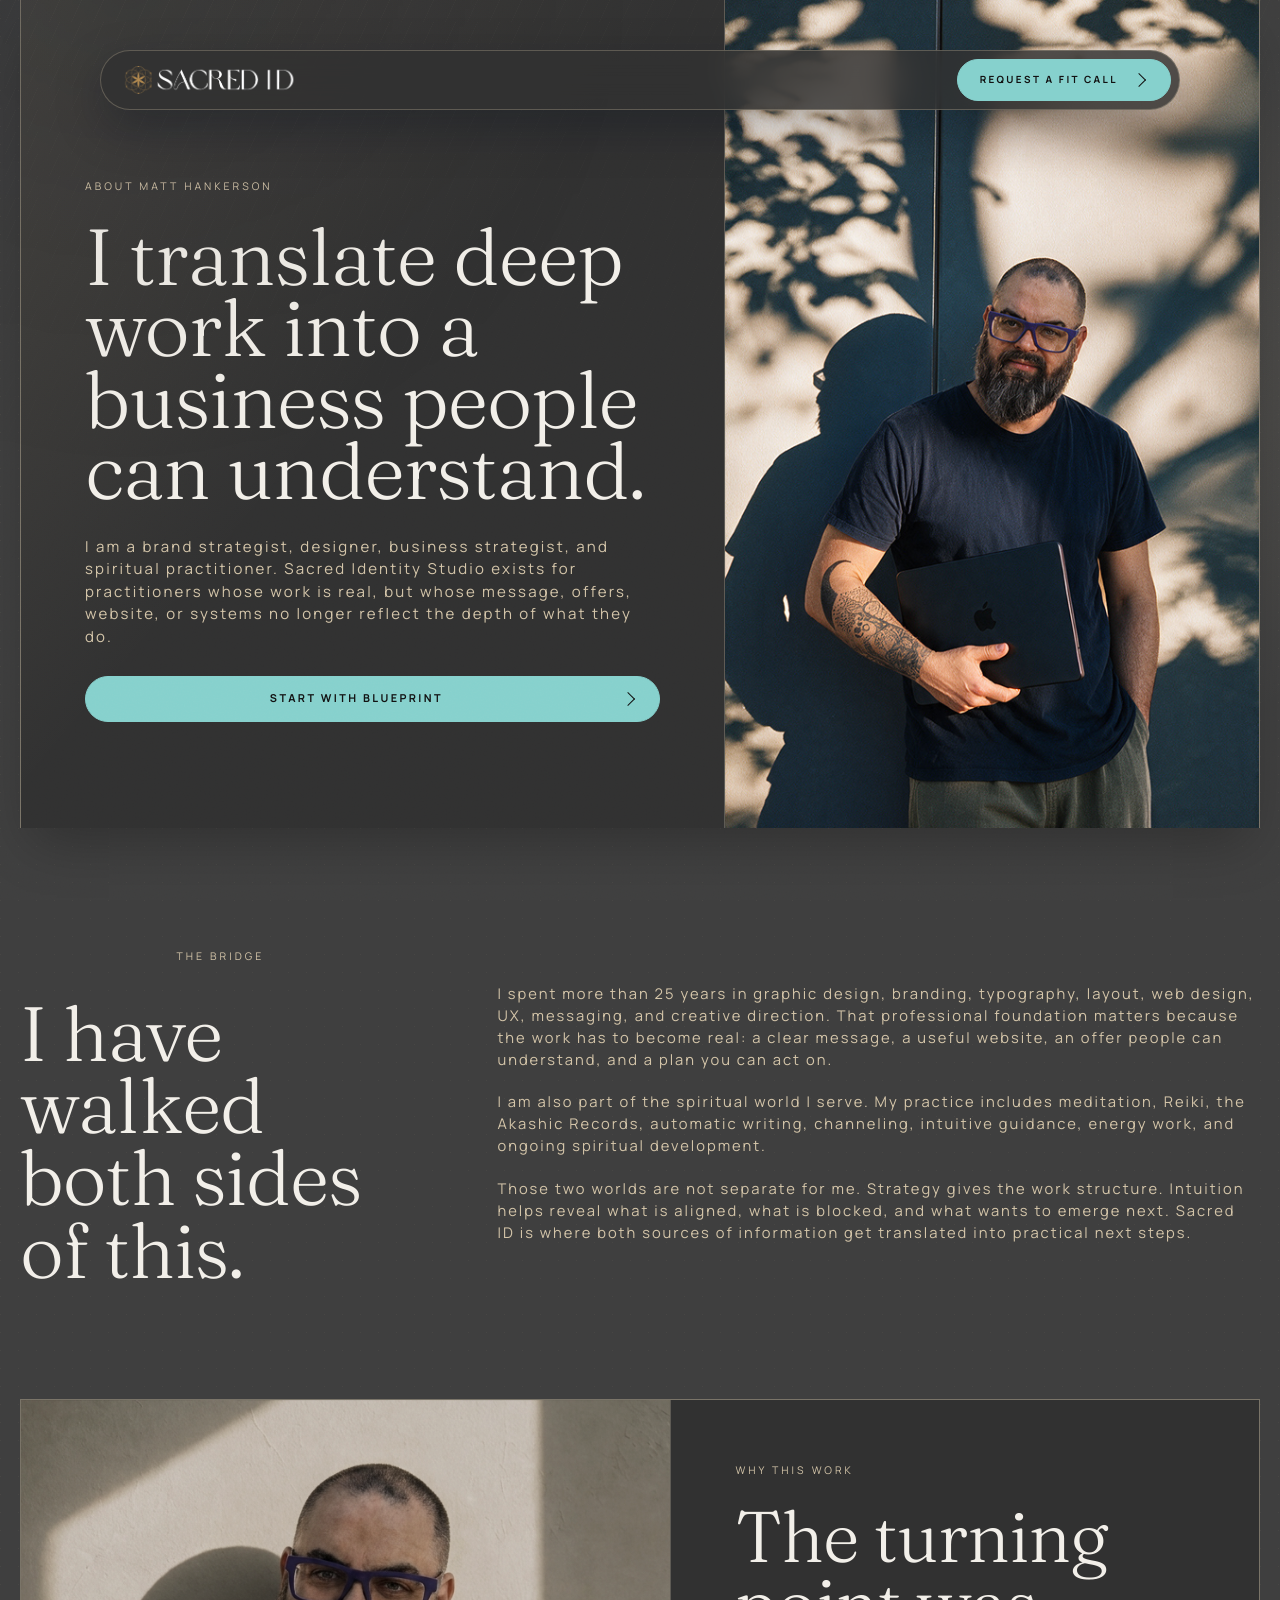
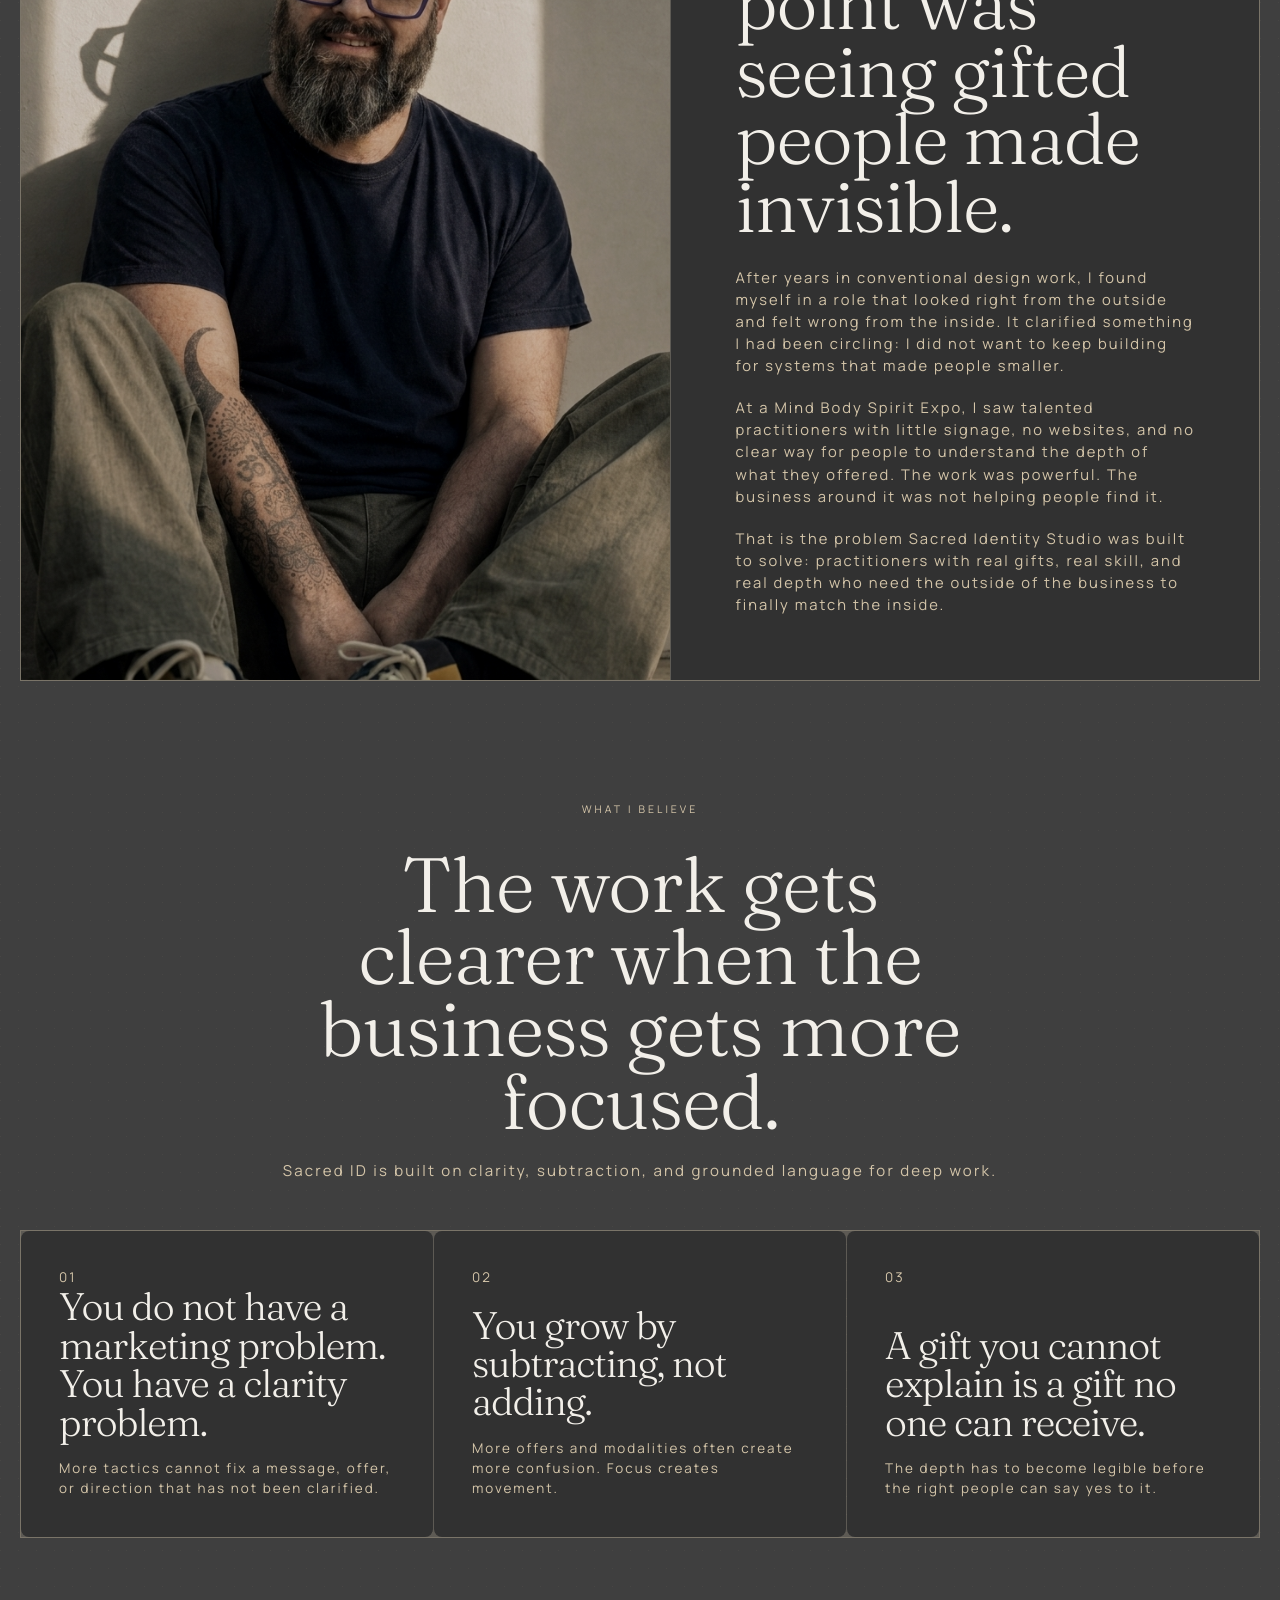
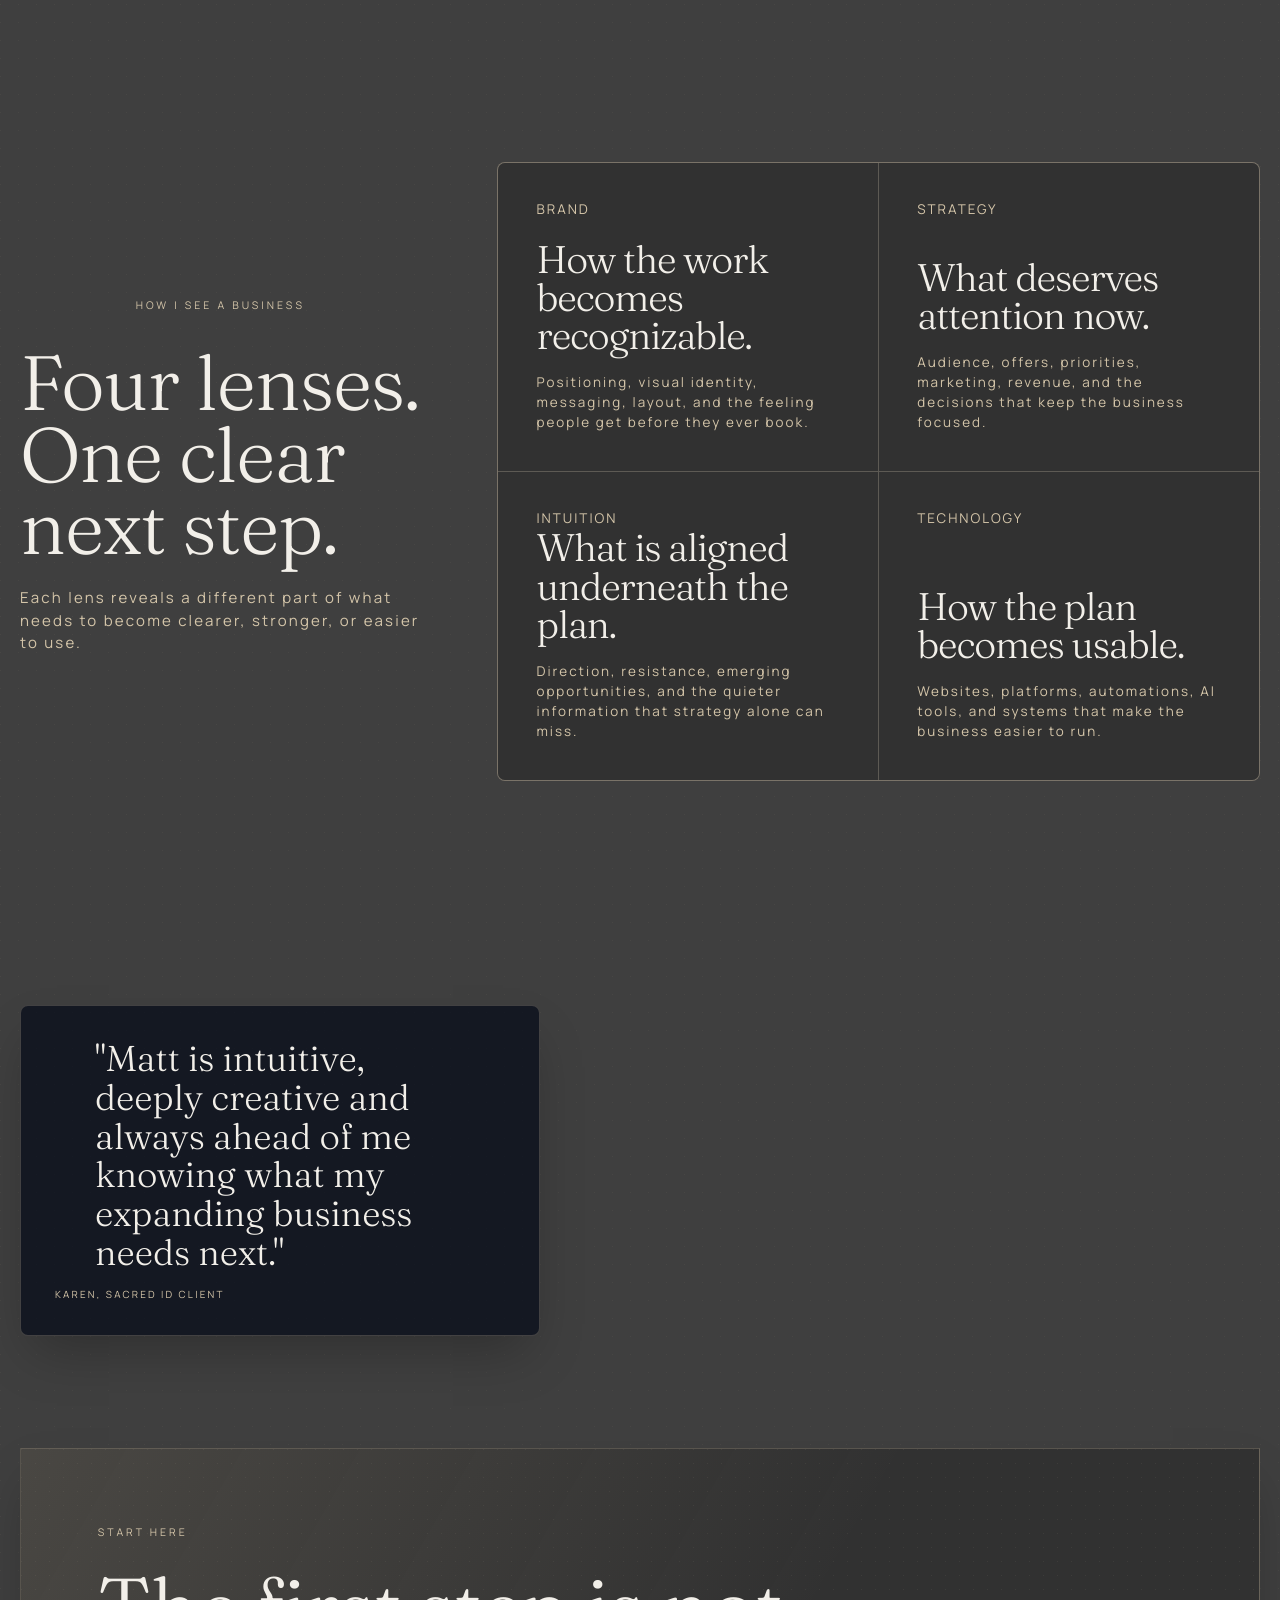
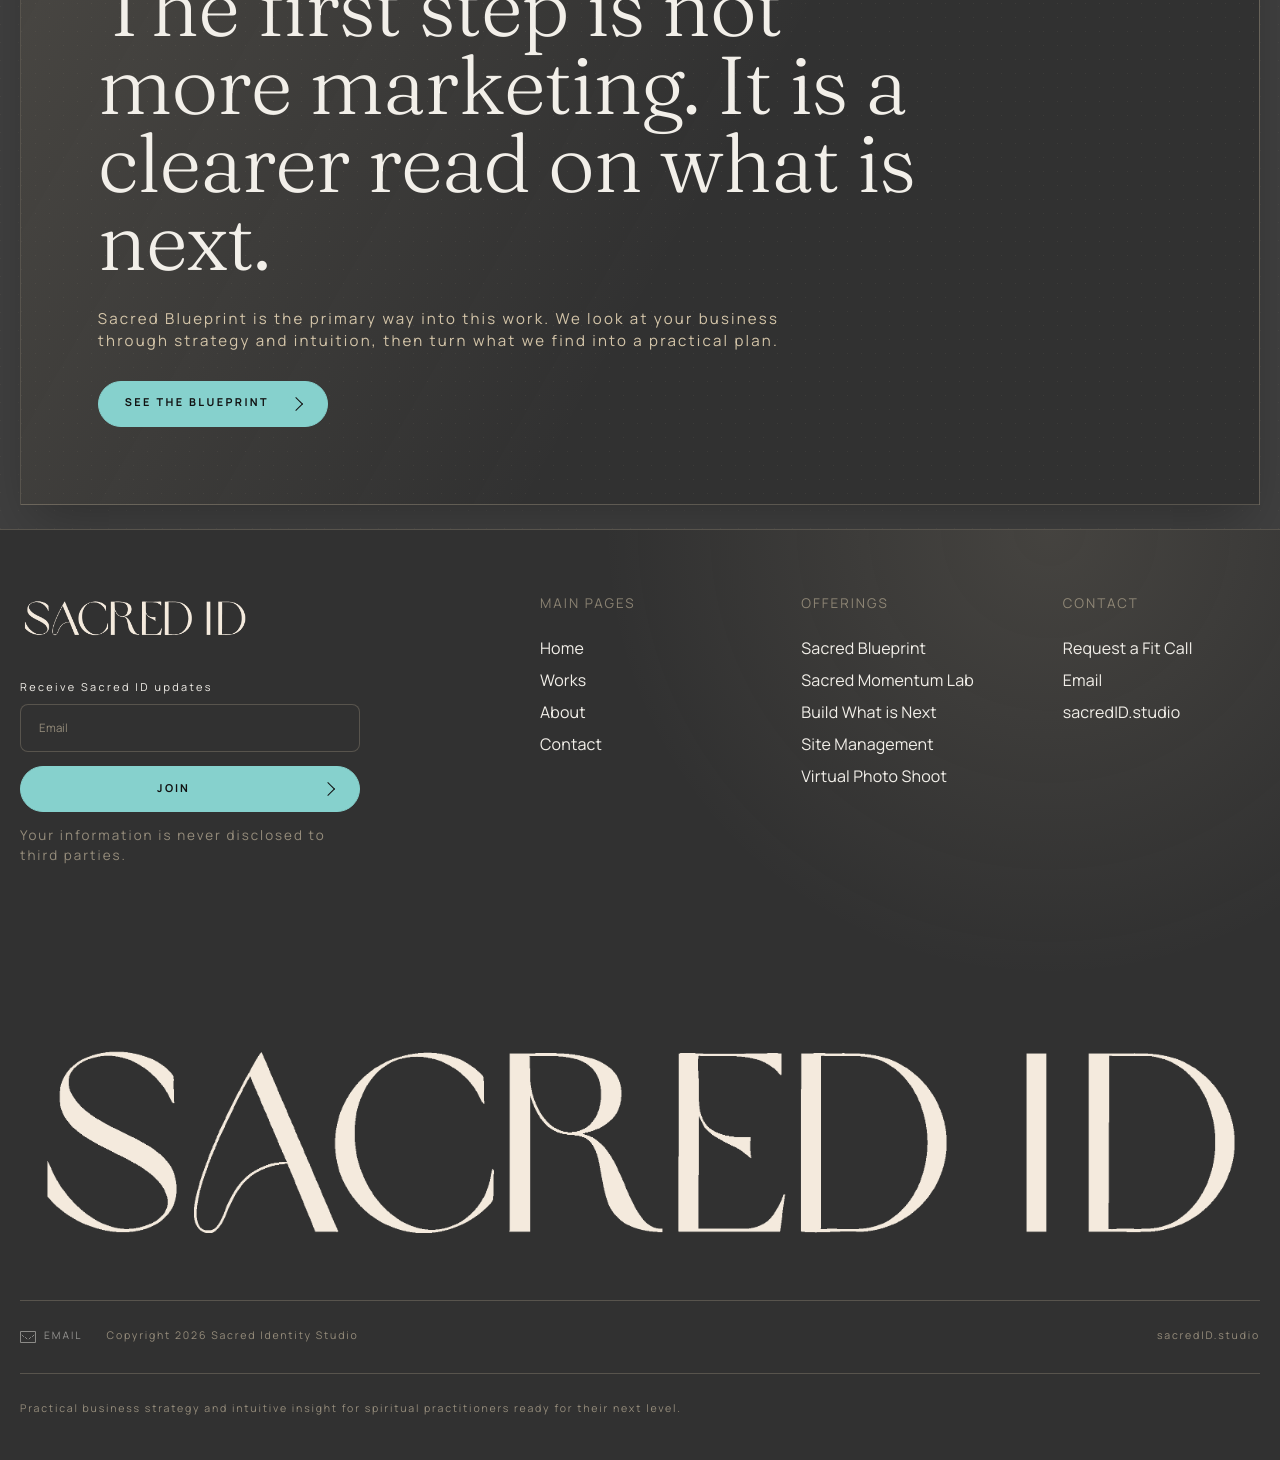
<file: about/index.html>
<!doctype html>
<html lang="en">
  <head>
    <meta charset="utf-8" />
    <meta name="viewport" content="width=device-width, initial-scale=1" />
    <link rel="icon" type="image/png" href="/favicon.png" />
    <link rel="apple-touch-icon" href="/favicon.png" />
    <script type="application/ld+json">
      {
        "@context": "https://schema.org",
        "@type": "Organization",
        "name": "Sacred Identity Studio",
        "alternateName": "Sacred ID",
        "url": "https://sacredidentitystudio.com/",
        "logo": "https://sacredidentitystudio.com/logo-horizontal.png",
        "email": "hello@sacredid.studio",
        "description": "Business strategy, brand clarity, and intuitive insight for spiritual practitioners.",
        "address": {
          "@type": "PostalAddress",
          "addressLocality": "Roseville",
          "addressRegion": "MN",
          "addressCountry": "US"
        },
        "areaServed": "Worldwide",
        "sameAs": [
          "https://www.facebook.com/profile.php?id=61557349605270",
          "https://www.instagram.com/sacredidstudio",
          "https://www.alignable.com/roseville-mn/sacred-id?user=16213085"
        ]
      }
    </script>
    <script type="application/ld+json">
      {
        "@context": "https://schema.org",
        "@type": "AboutPage",
        "name": "About Matt Hankerson | Sacred Identity Studio",
        "url": "https://sacredidentitystudio.com/about",
        "mainEntity": {
          "@type": "Person",
          "name": "Matt Hankerson",
          "jobTitle": "Brand and Business Strategist",
          "url": "https://sacredidentitystudio.com/about",
          "worksFor": {
            "@type": "Organization",
            "name": "Sacred Identity Studio",
            "url": "https://sacredidentitystudio.com/"
          }
        }
      }
    </script>
    <title>About Matt Hankerson | Sacred Identity Studio</title>
    <meta
      name="description"
      content="Meet Matt Hankerson, founder of Sacred Identity Studio. Strategy, intuition, brand, and technology for spiritual practitioners ready for clearer business focus."
    />

    <link rel="canonical" href="https://sacredidentitystudio.com/about" />

    <meta property="og:type" content="profile" />
    <meta property="og:site_name" content="Sacred Identity Studio" />
    <meta property="og:url" content="https://sacredidentitystudio.com/about" />
    <meta property="og:title" content="About Matt Hankerson | Sacred Identity Studio" />
    <meta property="og:description" content="Meet Matt Hankerson, founder of Sacred Identity Studio. Strategy, intuition, brand, and technology for spiritual practitioners ready for clearer business focus." />
    <meta property="og:image" content="https://sacredidentitystudio.com/og.jpg" />
    <meta property="og:image:width" content="1200" />
    <meta property="og:image:height" content="630" />
    <meta property="og:image:alt" content="Sacred ID — strategy and intuition for spiritual practitioners." />

    <meta name="twitter:card" content="summary_large_image" />
    <meta name="twitter:title" content="About Matt Hankerson | Sacred Identity Studio" />
    <meta name="twitter:description" content="Meet Matt Hankerson, founder of Sacred Identity Studio. Strategy, intuition, brand, and technology for spiritual practitioners ready for clearer business focus." />
    <meta name="twitter:image" content="https://sacredidentitystudio.com/og.jpg" />
    <style>
      @font-face {
        font-family: "Fraunces";
        src: url("/fraunces-300.ttf") format("truetype");
        font-style: normal;
        font-weight: 300;
        font-display: swap;
      }

      @font-face {
        font-family: "Fraunces";
        src: url("/fraunces-400.ttf") format("truetype");
        font-style: normal;
        font-weight: 400;
        font-display: swap;
      }

      @font-face {
        font-family: "Manrope";
        src: url("/manrope-400.ttf") format("truetype");
        font-style: normal;
        font-weight: 400;
        font-display: swap;
      }

      @font-face {
        font-family: "Manrope";
        src: url("/manrope-700.ttf") format("truetype");
        font-style: normal;
        font-weight: 700;
        font-display: swap;
      }

      :root {
        color-scheme: dark;
        --bg: #3f3f3f;
        --surface: #313131;
        --surface-2: #373737;
        --ink: #f2efe9;
        --muted: #d4c5a9;
        --primary: #d4c5a9;
        --on-primary: #111111;
        --button-bg: #86d1cd;
        --accent: #050b18;
        --line: rgba(212, 197, 169, 0.24);
        --grid: rgba(212, 197, 169, 0.2);
        --shadow: 0 25px 50px -12px rgba(0, 0, 0, 0.25);
        --ease-out: cubic-bezier(0.16, 1, 0.3, 1);
        --radius: 8px;
        --pill: 9999px;
        --max: 1240px;
        /* fixed nav: top offset + pill height + breathing room */
        --nav-clear: 138px;
      }

      * {
        box-sizing: border-box;
      }

      html {
        scroll-behavior: smooth;
      }

      body {
        margin: 0;
        background:
          radial-gradient(circle at 84% 6%, rgba(212, 197, 169, 0.14), transparent 24rem),
          linear-gradient(135deg, rgba(212, 197, 169, 0.06) 0 1px, transparent 1px 16px),
          var(--bg);
        background-size: auto, 18px 18px, auto;
        color: var(--ink);
        font-family: Manrope, ui-sans-serif, system-ui, sans-serif;
        font-size: 12px;
        font-weight: 400;
        letter-spacing: 1px;
        line-height: 1.5;
        text-rendering: geometricPrecision;
      }

      body::before {
        content: "";
        position: fixed;
        inset: 0;
        z-index: 20;
        pointer-events: none;
        opacity: 0.28;
        background-image:
          linear-gradient(115deg, transparent 0 47%, rgba(212, 197, 169, 0.1) 48% 49%, transparent 50%),
          radial-gradient(circle at 10% 0%, rgba(5, 11, 24, 0.42), transparent 32rem);
        background-size: 22px 22px, auto;
        mask-image: linear-gradient(to bottom, black, transparent 72%);
      }

      body::after {
        content: "";
        position: fixed;
        inset: 0;
        z-index: 21;
        pointer-events: none;
        opacity: 0.045;
        background-image: url("data:image/svg+xml,%3Csvg viewBox='0 0 200 200' xmlns='http://www.w3.org/2000/svg'%3E%3Cfilter id='noiseFilter'%3E%3CfeTurbulence type='fractalNoise' baseFrequency='0.65' numOctaves='3' stitchTiles='stitch'/%3E%3C/filter%3E%3Crect width='100%25' height='100%25' filter='url(%23noiseFilter)' opacity='1'/%3E%3C/svg%3E");
        background-size: 200px 200px;
        mix-blend-mode: overlay;
      }

      a {
        color: inherit;
        text-decoration: none;
      }

      a:focus-visible,
      button:focus-visible,
      input:focus-visible {
        outline: 2px solid rgba(212, 197, 169, 0.74);
        outline-offset: 4px;
      }

      img {
        display: block;
        max-width: 100%;
      }

      h1,
      h2,
      h3,
      p,
      blockquote {
        margin-top: 0;
      }

      h1,
      h2,
      h3,
      .display {
        font-family: Fraunces, Georgia, "Times New Roman", serif;
        font-weight: 300;
        letter-spacing: -1.1px;
      }

      p {
        color: var(--muted);
      }

      .page {
        overflow: hidden;
      }

      .nav {
        position: fixed;
        top: 50px;
        left: 0;
        right: 0;
        z-index: 40;
        min-height: 0;
        padding: 0;
        background: transparent;
        pointer-events: none;
        transition:
          opacity 260ms var(--ease-out),
          transform 260ms var(--ease-out);
        will-change: transform;
      }

      .nav.is-hidden {
        opacity: 0;
        transform: translateY(calc(-100% - 72px));
      }

      .nav.is-scrolled {
        min-height: 0;
        padding: 0;
      }

      .nav-inner {
        position: relative;
        width: min(1080px, calc(100% - 200px));
        min-height: 60px;
        margin: 0 auto;
        padding: 8px 8px 8px 20px;
        display: flex;
        align-items: center;
        justify-content: space-between;
        gap: 18px;
        border: 1px solid rgba(212, 197, 169, 0.28);
        border-radius: var(--pill);
        background: rgba(49, 49, 49, 0.82);
        box-shadow: 0 18px 48px rgba(5, 11, 24, 0.28);
        backdrop-filter: blur(18px);
        pointer-events: auto;
        transition:
          background-color 260ms var(--ease-out),
          border-color 260ms var(--ease-out),
          box-shadow 260ms var(--ease-out),
          min-height 260ms var(--ease-out);
      }

      .nav.is-scrolled .nav-inner {
        min-height: 60px;
        border-color: rgba(212, 197, 169, 0.28);
        background: rgba(49, 49, 49, 0.82);
        box-shadow: 0 18px 48px rgba(5, 11, 24, 0.28);
      }

      .brand {
        display: flex;
        align-items: center;
        width: clamp(130px, 14vw, 184px);
        flex: 0 0 auto;
      }

      .brand-logo {
        width: 100%;
        height: auto;
        transition: transform 260ms var(--ease-out), opacity 260ms var(--ease-out);
      }

      .brand:hover .brand-logo {
        opacity: 0.86;
        transform: translateY(-1px);
      }

      .nav-links {
        display: flex;
        align-items: center;
        gap: 4px;
        color: var(--muted);
        font-size: 0.66rem;
        text-transform: uppercase;
      }

      .nav-links a:not(.button) {
        min-height: 40px;
        display: inline-flex;
        align-items: center;
        padding: 12px 16px;
        border-radius: var(--pill);
        transition:
          background-color 180ms var(--ease-out),
          color 180ms var(--ease-out),
          transform 180ms var(--ease-out);
      }

      .nav-links a:hover,
      .nav-links a[aria-current="page"] {
        color: var(--ink);
      }

      .nav-links a:not(.button):hover,
      .nav-links a[aria-current="page"] {
        background: rgba(212, 197, 169, 0.1);
        transform: translateY(-1px);
      }

      .nav-links a.nav-mobile-only {
        display: none;
      }

      .nav-toggle {
        display: none;
        width: 42px;
        height: 42px;
        align-items: center;
        justify-content: center;
        border: 1px solid var(--line);
        border-radius: 50%;
        background: rgba(5, 11, 24, 0.18);
        color: var(--ink);
        cursor: pointer;
      }

      .nav-toggle span {
        position: absolute;
        width: 16px;
        height: 1px;
        background: currentColor;
        transition:
          transform 220ms var(--ease-out),
          opacity 220ms var(--ease-out);
      }

      .nav-toggle span:first-child {
        transform: translateY(-4px);
      }

      .nav-toggle span:last-child {
        transform: translateY(4px);
      }

      .nav.is-open .nav-toggle span:first-child {
        transform: rotate(45deg);
      }

      .nav.is-open .nav-toggle span:last-child {
        transform: rotate(-45deg);
      }

      .button {
        position: relative;
        display: inline-flex;
        align-items: center;
        justify-content: center;
        gap: 8px;
        min-height: 46px;
        padding: 12px 52px 12px 32px;
        border: 1.5px solid var(--button-bg);
        border-radius: var(--pill);
        background: var(--button-bg);
        color: var(--on-primary);
        font-family: Manrope, ui-sans-serif, system-ui, sans-serif;
        font-size: 0.68rem;
        font-weight: 700;
        letter-spacing: 2.4px;
        line-height: 1;
        text-transform: uppercase;
        white-space: nowrap;
        overflow: hidden;
        transition:
          transform 180ms var(--ease-out),
          border-color 600ms var(--ease-out),
          border-radius 600ms var(--ease-out),
          color 600ms var(--ease-out);
      }

      .button::before,
      .button::after {
        content: "";
        position: absolute;
        z-index: 3;
        top: 50%;
        width: 9px;
        height: 9px;
        border-top: 1.5px solid currentColor;
        border-right: 1.5px solid currentColor;
        transition:
          transform 640ms var(--ease-out),
          opacity 640ms var(--ease-out);
      }

      .button::before {
        left: 18px;
        opacity: 0;
        transform: translate(-48px, -50%) rotate(45deg);
      }

      .button::after {
        right: 26px;
        opacity: 1;
        transform: translate(0, -50%) rotate(45deg);
      }

      .button > span:not(.button-fill) {
        position: relative;
        z-index: 2;
        transform: translateX(-6px);
        transition: transform 640ms var(--ease-out);
      }

      .button .button-fill {
        position: absolute;
        z-index: 1;
        top: 50%;
        left: 50%;
        width: 360px;
        height: 360px;
        border-radius: 50%;
        background: var(--accent);
        opacity: 0;
        transform: translate(-50%, -50%) scale(0.045);
        transition:
          transform 640ms var(--ease-out),
          opacity 640ms var(--ease-out);
      }

      .button:hover {
        color: var(--ink);
        border-color: transparent;
        border-radius: 12px;
        transform: translateY(-1px);
      }

      .button:hover::before {
        opacity: 1;
        transform: translate(0, -50%) rotate(45deg);
      }

      .button:hover::after {
        opacity: 0;
        transform: translate(48px, -50%) rotate(45deg);
      }

      .button:hover > span:not(.button-fill) {
        transform: translateX(8px);
      }

      .button:hover .button-fill {
        opacity: 1;
        transform: translate(-50%, -50%) scale(1);
      }

      .button:active {
        transform: translateY(1px) scale(0.95);
      }

      .nav-links .button {
        min-height: 42px;
        padding: 12px 46px 12px 28px;
        font-size: 0.62rem;
      }

      .section {
        width: min(var(--max), calc(100% - 40px));
        margin: 0 auto;
        padding: 112px 0;
      }

      .eyebrow,
      .pill,
      .card-label {
        margin: 0;
        color: var(--primary);
        font-size: 0.66rem;
        letter-spacing: 3px;
        line-height: 1.35;
        text-transform: uppercase;
      }

      .pill {
        display: inline-flex;
        align-items: center;
        justify-content: center;
        min-height: 34px;
        padding: 9px 16px;
        border-radius: var(--pill);
      }

      .lead {
        max-width: 720px;
        margin-bottom: 0;
        color: var(--muted);
        font-size: 0.94rem;
        font-weight: 400;
        letter-spacing: 2.2px;
      }

      .about-hero {
        width: min(1500px, calc(100% - 40px));
        min-height: calc(100dvh - 72px);
        margin: 0 auto;
        display: grid;
        grid-template-columns: minmax(0, 1fr) minmax(320px, 0.76fr);
        gap: 1px;
        background: var(--grid);
        border-left: 1px solid var(--line);
        border-right: 1px solid var(--line);
        box-shadow: var(--shadow);
      }

      .about-hero-copy,
      .about-hero-image {
        min-height: calc(100dvh - 72px);
      }

      .about-hero-copy {
        padding: max(clamp(104px, 8vw, 132px), var(--nav-clear)) clamp(36px, 5vw, 80px)
          clamp(36px, 5vw, 80px);
        display: grid;
        align-content: center;
        align-content: safe center;
        gap: 28px;
        background:
          linear-gradient(130deg, rgba(212, 197, 169, 0.12), transparent 48%),
          var(--surface);
      }

      .about-hero h1 {
        max-width: 820px;
        margin-bottom: 0;
        font-size: clamp(3.6rem, 6.2vw, 7.4rem);
        line-height: 0.9;
      }

      .about-hero-image {
        position: relative;
        background: url("/matt-leaning.jpg") center / cover;
      }

      .quote-card {
        align-self: end;
        max-width: 520px;
        padding: clamp(22px, 3vw, 34px);
        border: 1px solid var(--line);
        border-radius: var(--radius);
        background: rgba(5, 11, 24, 0.72);
        box-shadow: var(--shadow);
      }

      .quote-card blockquote {
        margin-bottom: 14px;
        color: var(--ink);
        font-family: Fraunces, Georgia, "Times New Roman", serif;
        font-size: clamp(1.55rem, 2.8vw, 2.6rem);
        font-weight: 300;
        line-height: 1.08;
        letter-spacing: 0;
      }

      .quote-card p {
        margin-bottom: 0;
        font-size: 0.62rem;
        letter-spacing: 2.2px;
        text-transform: uppercase;
      }

      .story-grid {
        display: grid;
        grid-template-columns: minmax(280px, 0.62fr) minmax(0, 1.18fr);
        gap: clamp(36px, 6vw, 92px);
        align-items: center;
      }

      .sticky-heading {
        position: sticky;
        top: 104px;
        display: grid;
        gap: 24px;
      }

      .sticky-heading h2,
      .full-heading h2 {
        max-width: 720px;
        margin-bottom: 0;
        font-size: clamp(3rem, 6vw, 6.2rem);
        line-height: 0.94;
      }

      .copy-stack {
        display: grid;
        gap: 20px;
      }

      .copy-stack p {
        margin: 0;
        max-width: 760px;
        font-size: 0.92rem;
        letter-spacing: 2px;
      }

      .belief-grid,
      .lens-grid {
        display: grid;
        grid-template-columns: repeat(3, minmax(0, 1fr));
        gap: 1px;
        background: var(--grid);
        border: 1px solid var(--line);
      }

      .lens-grid {
        grid-template-columns: repeat(2, minmax(0, 1fr));
        grid-auto-rows: 1fr;
        gap: 1px;
        border-radius: var(--radius);
        overflow: hidden;
      }

      .belief-grid-wrap {
        margin-top: 48px;
      }

      .belief-card,
      .lens-card {
        min-height: 300px;
        padding: clamp(24px, 3vw, 38px);
        border-radius: var(--radius);
        background: var(--surface);
        display: flex;
        flex-direction: column;
        justify-content: space-between;
      }

      .lens-card {
        min-height: 300px;
        border-radius: 0;
      }

      .belief-card h3,
      .lens-card h3 {
        margin-bottom: 18px;
        font-size: clamp(1.8rem, 3vw, 3.15rem);
        line-height: 1;
      }

      .belief-card p,
      .lens-card p {
        margin-bottom: 0;
        font-size: 0.84rem;
        letter-spacing: 2px;
      }

      .feature-panel {
        display: grid;
        grid-template-columns: minmax(0, 0.84fr) minmax(300px, 0.76fr);
        gap: 1px;
        padding-top: 0;
        padding-bottom: 0;
        border: 1px solid var(--line);
        background: var(--grid);
      }

      .feature-image {
        min-height: 620px;
        background: url("/matt-window-smile.png") center / cover;
        filter: saturate(0.72) contrast(1.08) brightness(0.84);
      }

      .feature-copy {
        padding: clamp(30px, 5vw, 72px);
        background: var(--surface);
        display: grid;
        align-content: center;
        align-content: safe center;
        gap: 26px;
      }

      .feature-copy h2 {
        margin-bottom: 0;
        font-size: clamp(3rem, 5.6vw, 5.8rem);
        line-height: 0.94;
      }

      .full-heading {
        display: grid;
        justify-items: center;
        gap: 22px;
        text-align: center;
      }

      .full-heading .lead {
        margin: 0 auto;
      }

      .closing {
        width: min(1280px, calc(100% - 40px));
        margin: 0 auto 24px;
        padding: clamp(36px, 6vw, 80px);
        border: 1px solid var(--line);
        background:
          linear-gradient(120deg, rgba(212, 197, 169, 0.15), transparent 55%),
          linear-gradient(135deg, rgba(212, 197, 169, 0.08) 0 1px, transparent 1px 13px),
          var(--surface);
        background-size: auto, 14px 14px, auto;
        display: grid;
        gap: 28px;
        box-shadow: var(--shadow);
      }

      .closing h2 {
        max-width: 820px;
        margin-bottom: 0;
        font-size: clamp(3.2rem, 6.4vw, 6.6rem);
        line-height: 0.95;
      }

      .closing .button {
        justify-self: start;
        width: fit-content;
      }

      .footer {
        position: relative;
        width: 100%;
        margin: 0 auto;
        padding: 64px 0 32px;
        border-top: 1px solid var(--line);
        background:
          radial-gradient(circle at 82% 0%, rgba(212, 197, 169, 0.12), transparent 28rem),
          var(--surface);
        overflow: hidden;
      }

      .footer-shell {
        width: min(var(--max), calc(100% - 40px));
        margin: 0 auto;
      }

      .footer-halves {
        display: grid;
        grid-template-columns: minmax(280px, 0.55fr) minmax(0, 1fr);
        gap: clamp(44px, 7vw, 96px);
        align-items: start;
      }

      .footer-left {
        display: grid;
        gap: 40px;
      }

      .footer-logo-small {
        width: min(230px, 70vw);
        height: auto;
        filter: brightness(0) invert(94%) sepia(8%) saturate(325%) hue-rotate(351deg) brightness(101%) contrast(91%);
      }

      .footer p {
        font-size: 0.84rem;
        letter-spacing: 2px;
      }

      .footer-right {
        display: grid;
        grid-template-columns: repeat(3, minmax(120px, 1fr));
        gap: clamp(30px, 5vw, 72px);
        justify-self: end;
        width: min(720px, 100%);
      }

      .footer-column {
        display: grid;
        gap: 24px;
        align-content: start;
      }

      .footer-column-title {
        margin: 0;
        color: rgba(212, 197, 169, 0.54);
        font-size: 0.62rem;
        letter-spacing: 2.4px;
        text-transform: uppercase;
      }

      .footer-links-column {
        display: grid;
        gap: 12px;
      }

      .footer-link {
        color: var(--ink);
        font-size: clamp(1rem, 1vw, 1rem);
        font-weight: 400;
        letter-spacing: 0.01em;
        line-height: 1.25;
        transition: color 180ms ease;
      }

      .footer-link:hover {
        color: var(--primary);
      }

      .footer-logo-big {
        width: 100%;
        height: auto;
        margin: clamp(56px, 9vw, 100px) 0 40px;
        filter: brightness(0) invert(94%) sepia(8%) saturate(325%) hue-rotate(351deg) brightness(101%) contrast(91%);
      }

      .footer-bottom-tile {
        border-top: 1px solid var(--line);
        border-bottom: 1px solid var(--line);
        padding: 28px 0;
      }

      .footer-bottom-wrap {
        display: flex;
        align-items: center;
        justify-content: space-between;
        gap: 24px;
        flex-wrap: wrap;
      }

      .footer-last-block,
      .footer-rights-wrap,
      .footer-social-wrap {
        display: flex;
        align-items: center;
        gap: 24px;
        flex-wrap: wrap;
      }

      .footer-social-wrap {
        gap: 14px;
      }

      .social-link {
        display: inline-flex;
        align-items: center;
        gap: 8px;
        color: rgba(242, 239, 233, 0.52);
        font-size: 0.64rem;
        letter-spacing: 2px;
        text-transform: uppercase;
        transition: color 180ms ease;
      }

      .social-link.mail-link::before {
        content: "";
        width: 14px;
        height: 10px;
        border: 1px solid currentColor;
        border-radius: 1px;
        background:
          linear-gradient(35deg, transparent 47%, currentColor 49% 51%, transparent 53%) left / 50% 100% no-repeat,
          linear-gradient(145deg, transparent 47%, currentColor 49% 51%, transparent 53%) right / 50% 100% no-repeat;
        opacity: 0.9;
      }

      .social-link:hover {
        color: var(--ink);
      }

      .footer-bottom-message {
        padding-top: 28px;
      }

      .footer-bottom-message p,
      .footer-note,
      .footer-bottom-wrap {
        color: rgba(212, 197, 169, 0.62);
        font-size: 0.66rem;
        letter-spacing: 1.8px;
      }

      .field {
        display: grid;
        gap: 8px;
      }

      .field label {
        color: var(--ink);
        font-size: 0.68rem;
        letter-spacing: 2.4px;
      }

      .reveal {
        opacity: 0;
        transform: translateY(22px);
        transition:
          opacity 700ms var(--ease-out),
          transform 700ms var(--ease-out);
      }

      .reveal.visible {
        opacity: 1;
        transform: translateY(0);
      }

      @media (prefers-reduced-motion: reduce) {
        html {
          scroll-behavior: auto;
        }

        *,
        *::before,
        *::after {
          animation-duration: 0.01ms !important;
          animation-iteration-count: 1 !important;
          scroll-behavior: auto !important;
          transition-duration: 0.01ms !important;
        }

        .reveal {
          opacity: 1;
          transform: none;
        }
      }

      @media (max-width: 1000px) {
        .nav-inner {
          width: min(100% - 112px, var(--max));
        }

        .section,
        .about-hero,
        .closing,
        .footer-shell {
          width: min(100% - 32px, var(--max));
        }

        .about-hero,
        .story-grid,
        .feature-panel {
          grid-template-columns: 1fr;
        }

        .about-hero-copy,
        .about-hero-image {
          min-height: auto;
        }

        .about-hero-image,
        .feature-image {
          min-height: 520px;
        }

        .sticky-heading {
          position: relative;
          top: auto;
        }

        .belief-grid,
        .lens-grid {
          grid-template-columns: 1fr;
        }

        .lens-card:first-child {
          grid-row: auto;
        }
      }

      @media (max-width: 680px) {
        :root {
          --nav-clear: 100px;
        }

        body {
          letter-spacing: 2.2px;
        }

        .nav {
          top: 18px;
          min-height: 0;
          padding: 0;
        }

        .nav-inner {
          width: min(calc(100% - 72px), 1040px);
          min-height: 54px;
          padding: 7px 7px 7px 14px;
        }

        .brand {
          width: 124px;
        }

        .nav-toggle {
          position: relative;
          display: inline-flex;
          flex: 0 0 auto;
        }

        .nav-links {
          position: absolute;
          top: calc(100% + 10px);
          left: 0;
          right: 0;
          display: grid;
          gap: 6px;
          padding: 10px;
          border: 1px solid rgba(212, 197, 169, 0.28);
          border-radius: 22px;
          background: rgba(37, 37, 37, 0.96);
          box-shadow: var(--shadow);
          opacity: 0;
          visibility: hidden;
          transform: translateY(-8px);
          pointer-events: none;
          transition:
            opacity 220ms var(--ease-out),
            visibility 220ms var(--ease-out),
            transform 220ms var(--ease-out);
        }

        .nav.is-open .nav-links {
          opacity: 1;
          visibility: visible;
          transform: translateY(0);
          pointer-events: auto;
        }

        .nav-links a.nav-mobile-only {
          display: inline-flex;
        }

        .nav-links a:not(.button),
        .nav-links .button {
          width: 100%;
          justify-content: center;
        }

        .button {
          min-height: 43px;
          padding: 0 14px;
          font-size: 0.62rem;
          letter-spacing: 1.8px;
        }

        .nav-links .button {
          padding: 12px 46px 12px 28px;
        }

        .section {
          padding: 78px 0;
        }

        .about-hero-copy,
        .feature-copy {
          padding: 32px 20px;
        }

        .about-hero-copy {
          padding-top: 96px;
        }

        .about-hero h1 {
          font-size: clamp(3rem, 15vw, 4.8rem);
          line-height: 0.92;
        }

        .about-hero-image,
        .feature-image {
          min-height: 390px;
        }
      }
      /* Shared homepage footer overrides */

      .signup {
        display: grid;
        gap: 14px;
        max-width: 340px;
      }

      .form-status {
        min-height: 1.4em;
        margin: 0;
        color: var(--muted);
        font-size: 0.68rem;
        opacity: 0;
        transform: translateY(4px);
        transition:
          opacity 260ms var(--ease-out),
          transform 260ms var(--ease-out);
      }

      .signup.is-complete .form-status {
        opacity: 1;
        transform: translateY(0);
      }

      .signup.is-complete .button {
        transform: translateY(-1px);
      }

      input {
        width: 100%;
        min-height: 48px;
        border: 1px solid var(--line);
        border-radius: var(--radius);
        background: var(--surface);
        color: var(--ink);
        padding: 0 18px;
        font: inherit;
        font-size: 0.72rem;
      }

      input::placeholder {
        color: rgba(212, 197, 169, 0.62);
        opacity: 1;
      }

      input:focus {
        border-color: rgba(212, 197, 169, 0.58);
        outline: none;
      }

      @media (max-width: 1000px) {
        .footer-shell {
          width: min(100% - 32px, var(--max));
        }

        .footer-halves {
          grid-template-columns: 1fr;
        }

        .footer-right {
          justify-self: stretch;
          grid-template-columns: repeat(3, minmax(0, 1fr));
          width: 100%;
        }
      }

      @media (max-width: 700px) {
        .footer {
          padding: 48px 0 24px;
        }

        .footer-left {
          gap: 32px;
        }

        .footer-right {
          grid-template-columns: 1fr;
          gap: 34px;
        }

        .footer-column {
          gap: 16px;
        }

        .footer-logo-big {
          margin-top: 56px;
          margin-bottom: 28px;
        }

        .footer-bottom-tile {
          padding: 24px 0;
        }

        .footer-bottom-wrap,
        .footer-last-block,
        .footer-rights-wrap {
          align-items: flex-start;
          flex-direction: column;
        }
      }

    </style>
  </head>
  <body>
    <div id="top" class="page">
      <nav class="nav" aria-label="Primary navigation">
        <div class="nav-inner">
          <a aria-label='Sacred ID home' class='brand' href='/'>
            <img class="brand-logo" src="/logo-horizontal.png" alt="Sacred ID" width="375" height="60" />
          </a>
          <div class="nav-links">
            <a class='nav-mobile-only' href='/'>Home</a>
            <a class='nav-mobile-only' href='/works'>Works</a>
            <a class='nav-mobile-only' href='/about'>About</a>
            <a class='nav-mobile-only' href='/sacred-blueprint'>Sacred Blueprint</a>
            <a class="nav-mobile-only" href="mailto:hello@sacredid.studio">Email</a>
            <a class="button" href="https://sacredid.bloom.io/fit"><span>Request a Fit Call</span><span class="button-fill" aria-hidden="true"></span></a>
          </div>
          <button class="nav-toggle" type="button" aria-label="Open navigation" aria-expanded="false">
            <span aria-hidden="true"></span>
            <span aria-hidden="true"></span>
          </button>
        </div>
      </nav>

      <main>
        <section class="about-hero" aria-label="About Matt Hankerson">
          <div class="about-hero-copy reveal">
            <p class="eyebrow">About Matt Hankerson</p>
            <h1>I translate deep work into a business people can understand.</h1>
            <p class="lead">
              I am a brand strategist, designer, business strategist, and spiritual practitioner. Sacred Identity Studio exists for practitioners whose work is real, but whose message, offers, website, or systems no longer reflect the depth of what they do.
            </p>
            <a class='button' href='/sacred-blueprint'><span>Start with Blueprint</span><span class="button-fill" aria-hidden="true"></span></a>
          </div>
          <div class="about-hero-image reveal" role="img" aria-label="Matt Hankerson standing against a shadow-dappled sunlit wall, holding a laptop."></div>
        </section>

        <section class="section story-grid" aria-label="The bridge">
          <aside class="sticky-heading reveal">
            <span class="pill">The bridge</span>
            <h2>I have walked both sides of this.</h2>
          </aside>
          <div class="copy-stack reveal">
            <p>I spent more than 25 years in graphic design, branding, typography, layout, web design, UX, messaging, and creative direction. That professional foundation matters because the work has to become real: a clear message, a useful website, an offer people can understand, and a plan you can act on.</p>
            <p>I am also part of the spiritual world I serve. My practice includes meditation, Reiki, the Akashic Records, automatic writing, channeling, intuitive guidance, energy work, and ongoing spiritual development.</p>
            <p>Those two worlds are not separate for me. Strategy gives the work structure. Intuition helps reveal what is aligned, what is blocked, and what wants to emerge next. Sacred ID is where both sources of information get translated into practical next steps.</p>
          </div>
        </section>

        <section class="section feature-panel" aria-label="Origin story">
          <div class="feature-image reveal" role="img" aria-label="Matt Hankerson smiling while seated against a sunlit wall."></div>
          <div class="feature-copy reveal">
            <p class="eyebrow">Why this work</p>
            <h2>The turning point was seeing gifted people made invisible.</h2>
            <div class="copy-stack">
              <p>After years in conventional design work, I found myself in a role that looked right from the outside and felt wrong from the inside. It clarified something I had been circling: I did not want to keep building for systems that made people smaller.</p>
              <p>At a Mind Body Spirit Expo, I saw talented practitioners with little signage, no websites, and no clear way for people to understand the depth of what they offered. The work was powerful. The business around it was not helping people find it.</p>
              <p>That is the problem Sacred Identity Studio was built to solve: practitioners with real gifts, real skill, and real depth who need the outside of the business to finally match the inside.</p>
            </div>
          </div>
        </section>

        <section class="section" aria-label="Core beliefs">
          <div class="full-heading reveal">
            <span class="pill">What I believe</span>
            <h2>The work gets clearer when the business gets more focused.</h2>
            <p class="lead">Sacred ID is built on clarity, subtraction, and grounded language for deep work.</p>
          </div>
          <div class="belief-grid belief-grid-wrap">
            <article class="belief-card reveal">
              <p class="card-label">01</p>
              <div>
                <h3>You do not have a marketing problem. You have a clarity problem.</h3>
                <p>More tactics cannot fix a message, offer, or direction that has not been clarified.</p>
              </div>
            </article>
            <article class="belief-card reveal">
              <p class="card-label">02</p>
              <div>
                <h3>You grow by subtracting, not adding.</h3>
                <p>More offers and modalities often create more confusion. Focus creates movement.</p>
              </div>
            </article>
            <article class="belief-card reveal">
              <p class="card-label">03</p>
              <div>
                <h3>A gift you cannot explain is a gift no one can receive.</h3>
                <p>The depth has to become legible before the right people can say yes to it.</p>
              </div>
            </article>
          </div>
        </section>

        <section class="section story-grid" aria-label="How Matt works">
          <aside class="sticky-heading reveal">
            <span class="pill">How I see a business</span>
            <h2>Four lenses. One clear next step.</h2>
            <p class="lead">Each lens reveals a different part of what needs to become clearer, stronger, or easier to use.</p>
          </aside>
          <div class="lens-grid reveal">
            <article class="lens-card">
              <p class="card-label">Brand</p>
              <div>
                <h3>How the work becomes recognizable.</h3>
                <p>Positioning, visual identity, messaging, layout, and the feeling people get before they ever book.</p>
              </div>
            </article>
            <article class="lens-card">
              <p class="card-label">Strategy</p>
              <div>
                <h3>What deserves attention now.</h3>
                <p>Audience, offers, priorities, marketing, revenue, and the decisions that keep the business focused.</p>
              </div>
            </article>
            <article class="lens-card">
              <p class="card-label">Intuition</p>
              <div>
                <h3>What is aligned underneath the plan.</h3>
                <p>Direction, resistance, emerging opportunities, and the quieter information that strategy alone can miss.</p>
              </div>
            </article>
            <article class="lens-card">
              <p class="card-label">Technology</p>
              <div>
                <h3>How the plan becomes usable.</h3>
                <p>Websites, platforms, automations, AI tools, and systems that make the business easier to run.</p>
              </div>
            </article>
          </div>
        </section>

        <section class="section" aria-label="Client proof">
          <div class="quote-card reveal">
            <blockquote>"Matt is intuitive, deeply creative and always ahead of me knowing what my expanding business needs next."</blockquote>
            <p>Karen, Sacred ID client</p>
          </div>
        </section>

        <section class="closing reveal" aria-label="Next step">
          <p class="eyebrow">Start here</p>
          <h2>The first step is not more marketing. It is a clearer read on what is next.</h2>
          <p class="lead">
            Sacred Blueprint is the primary way into this work. We look at your business through strategy and intuition, then turn what we find into a practical plan.
          </p>
          <a class='button' href='/sacred-blueprint'><span>See the Blueprint</span><span class="button-fill" aria-hidden="true"></span></a>
        </section>
      </main>

      <footer class="footer">
        <div class="footer-shell">
          <div class="footer-halves">
            <div class="footer-left">
              <a aria-label='Sacred ID home' href='/#top'>
                <img
                  class="footer-logo-small"
                  src="/sacred-ID.gif"
                  alt="Sacred ID"
                  width="3208"
                  height="641"
                  loading="lazy"
                />
              </a>
              <form class="signup" method="POST" action="https://formspree.io/f/xdenweag">
                <input type="hidden" name="_subject" value="New Sacred ID signup" />
                <div class="field">
                  <label for="email">Receive Sacred ID updates</label>
                  <input id="email" name="email" type="email" placeholder="Email" autocomplete="email" required />
                </div>
                <button class="button" type="submit"><span>Join</span><span class="button-fill" aria-hidden="true"></span></button>
                <p class="footer-note">Your information is never disclosed to third parties.</p>
                <p class="form-status" aria-live="polite"></p>
              </form>
            </div>
            <nav class="footer-right" aria-label="Footer navigation">
              <div class="footer-column">
                <p class="footer-column-title">Main pages</p>
                <div class="footer-links-column">
                  <a class='footer-link' href='/#top'>Home</a>
                  <a class='footer-link' href='/works'>Works</a>
                  <a class='footer-link' href='/about'>About</a>
                  <a class='footer-link' href='/contact'>Contact</a>
                </div>
              </div>
              <div class="footer-column">
                <p class="footer-column-title">Offerings</p>
                <div class="footer-links-column">
                  <a class='footer-link' href='/sacred-blueprint'>Sacred Blueprint</a>
                  <a class='footer-link' href='/momentum-lab'>Sacred Momentum Lab</a>
                  <a class='footer-link' href='/build-what-is-next'>Build What is Next</a>
                  <a class='footer-link' href='/site-management'>Site Management</a>
                  <a class='footer-link' href='/virtual-photo-shoot'>Virtual Photo Shoot</a>
                </div>
              </div>
              <div class="footer-column">
                <p class="footer-column-title">Contact</p>
                <div class="footer-links-column">
                  <a class="footer-link" href="https://sacredid.bloom.io/fit">Request a Fit Call</a>
                  <a class="footer-link" href="mailto:hello@sacredid.studio">Email</a>
                  <a class="footer-link" href="https://sacredidentitystudio.com/">sacredID.studio</a>
                </div>
              </div>
            </nav>
          </div>
          <img
            class="footer-logo-big"
            src="/sacred-ID.gif"
            alt="Sacred ID"
            width="3208"
            height="641"
            loading="lazy"
          />
          <div class="footer-bottom-tile">
            <div class="footer-bottom-wrap">
              <div class="footer-last-block">
                <div class="footer-rights-wrap">
                  <div class="footer-social-wrap" aria-label="Contact links">
                    <a class="social-link mail-link" href="mailto:hello@sacredid.studio">Email</a>
                  </div>
                  <span>Copyright 2026 Sacred Identity Studio</span>
                </div>
              </div>
              <span>sacredID.studio</span>
            </div>
          </div>
          <div class="footer-bottom-message">
            <p>Practical business strategy and intuitive insight for spiritual practitioners ready for their next level.</p>
          </div>
        </div>
      </footer>
    </div>

    <script>
      const reduceMotion = window.matchMedia("(prefers-reduced-motion: reduce)").matches;
      const nav = document.querySelector(".nav");
      const navToggle = document.querySelector(".nav-toggle");
      const reveals = document.querySelectorAll(".reveal");
      const signup = document.querySelector(".signup");
      let lastScrollY = window.scrollY;

      function updateNavState() {
        if (!nav) return;
        const currentScrollY = window.scrollY;
        const delta = currentScrollY - lastScrollY;

        nav.classList.toggle("is-scrolled", currentScrollY > 8);

        if (currentScrollY < 80 || nav.classList.contains("is-open")) {
          nav.classList.remove("is-hidden");
        } else if (delta > 8) {
          nav.classList.add("is-hidden");
        } else if (delta < -8) {
          nav.classList.remove("is-hidden");
        }

        if (Math.abs(delta) > 8) {
          lastScrollY = currentScrollY;
        }
      }

      updateNavState();
      window.addEventListener("scroll", updateNavState, { passive: true });

      if (nav && navToggle) {
        navToggle.addEventListener("click", () => {
          const isOpen = nav.classList.toggle("is-open");
          navToggle.setAttribute("aria-expanded", String(isOpen));
        });

        nav.querySelectorAll(".nav-links a").forEach((link) => {
          link.addEventListener("click", () => {
            nav.classList.remove("is-open");
            navToggle.setAttribute("aria-expanded", "false");
          });
        });
      }

      if (reduceMotion) {
        reveals.forEach((node) => node.classList.add("visible"));
      } else {
        const observer = new IntersectionObserver(
          (entries) => {
            entries.forEach((entry) => {
              if (entry.isIntersecting) {
                entry.target.classList.add("visible");
                observer.unobserve(entry.target);
              }
            });
          },
          { threshold: 0.14 }
        );

        reveals.forEach((node) => observer.observe(node));
      }


      if (signup) {
        signup.addEventListener("submit", async (event) => {
          event.preventDefault();
          const status = signup.querySelector(".form-status");
          const email = signup.querySelector("input[type='email']");
          if (!email || !email.checkValidity()) {
            return;
          }
          status.textContent = "Sending\u2026";
          try {
            const response = await fetch(signup.action, {
              method: "POST",
              body: new FormData(signup),
              headers: { Accept: "application/json" },
            });
            if (response.ok) {
              status.textContent = "You are on the list.";
              signup.classList.add("is-complete");
              signup.reset();
            } else {
              status.textContent = "Something went wrong. Please try again.";
            }
          } catch (error) {
            status.textContent = "Something went wrong. Please try again.";
          }
        });
      }
    </script>
  </body>
</html>
</file>
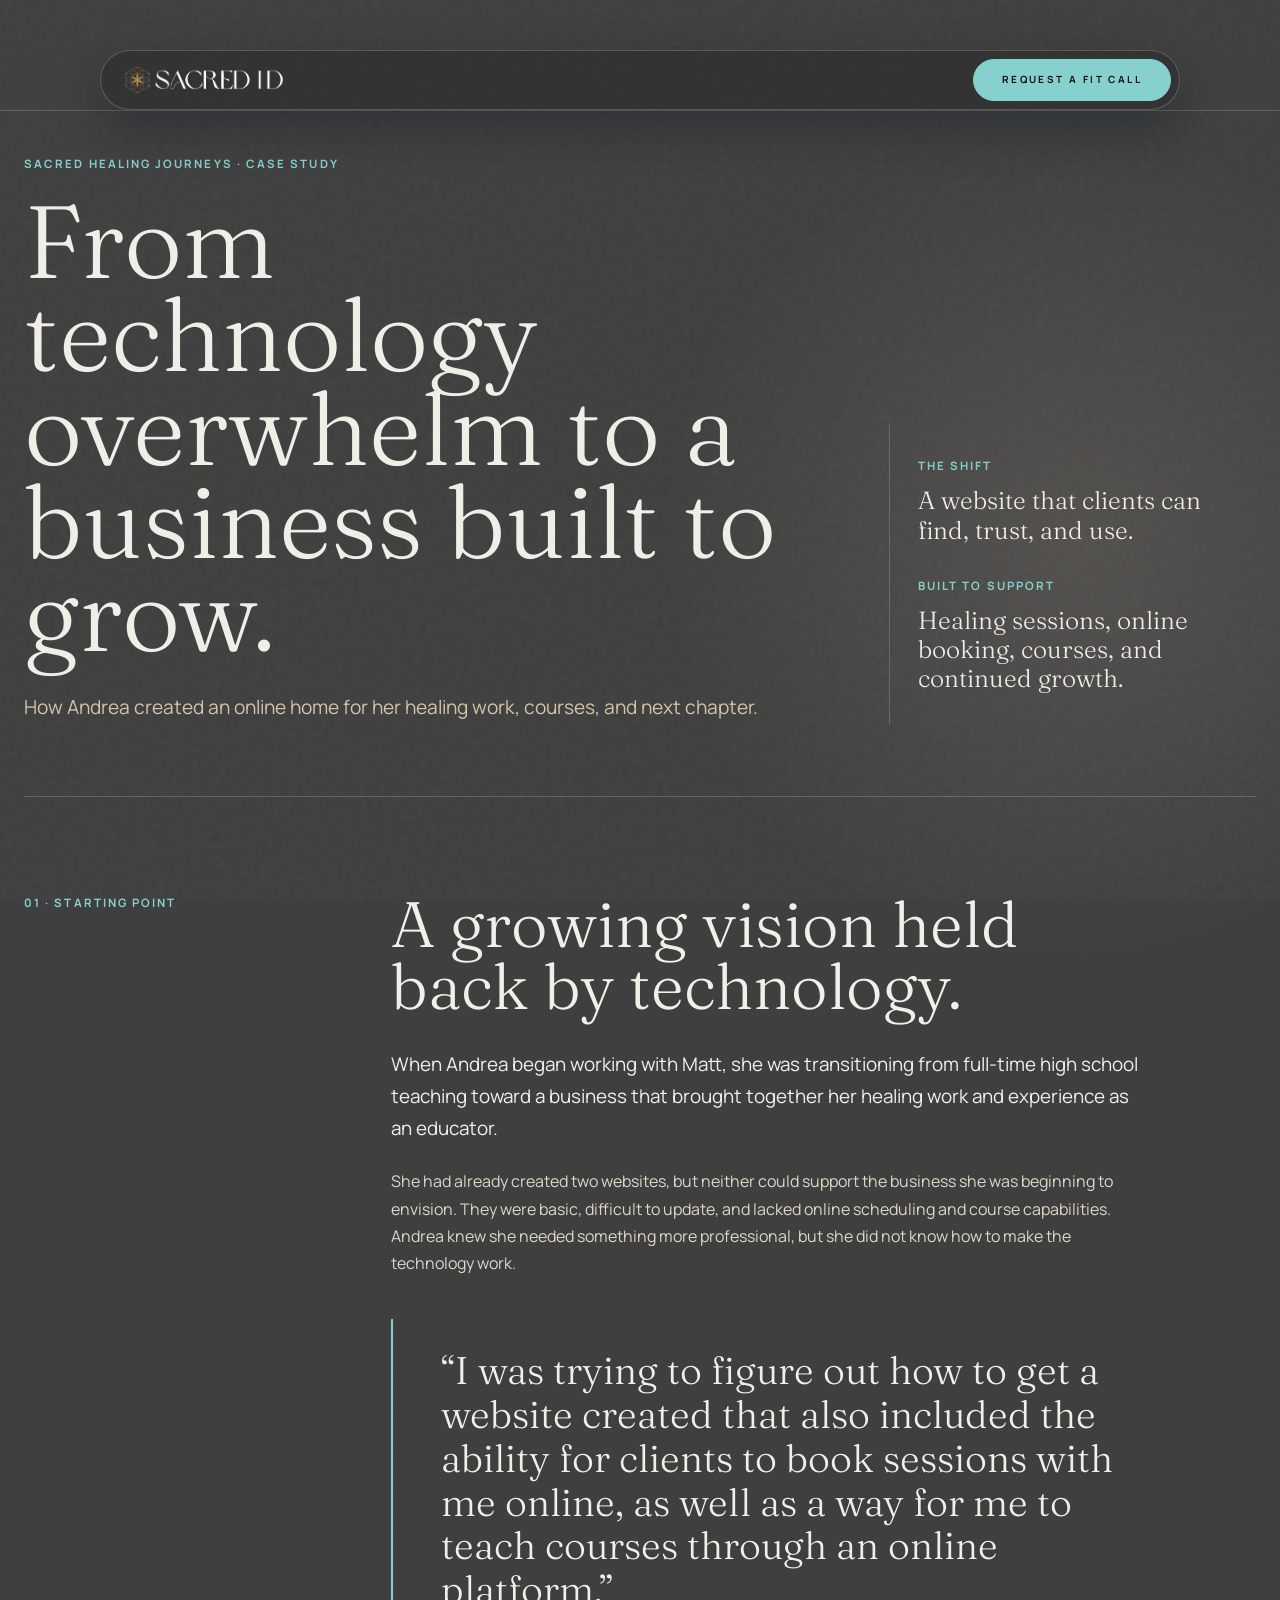
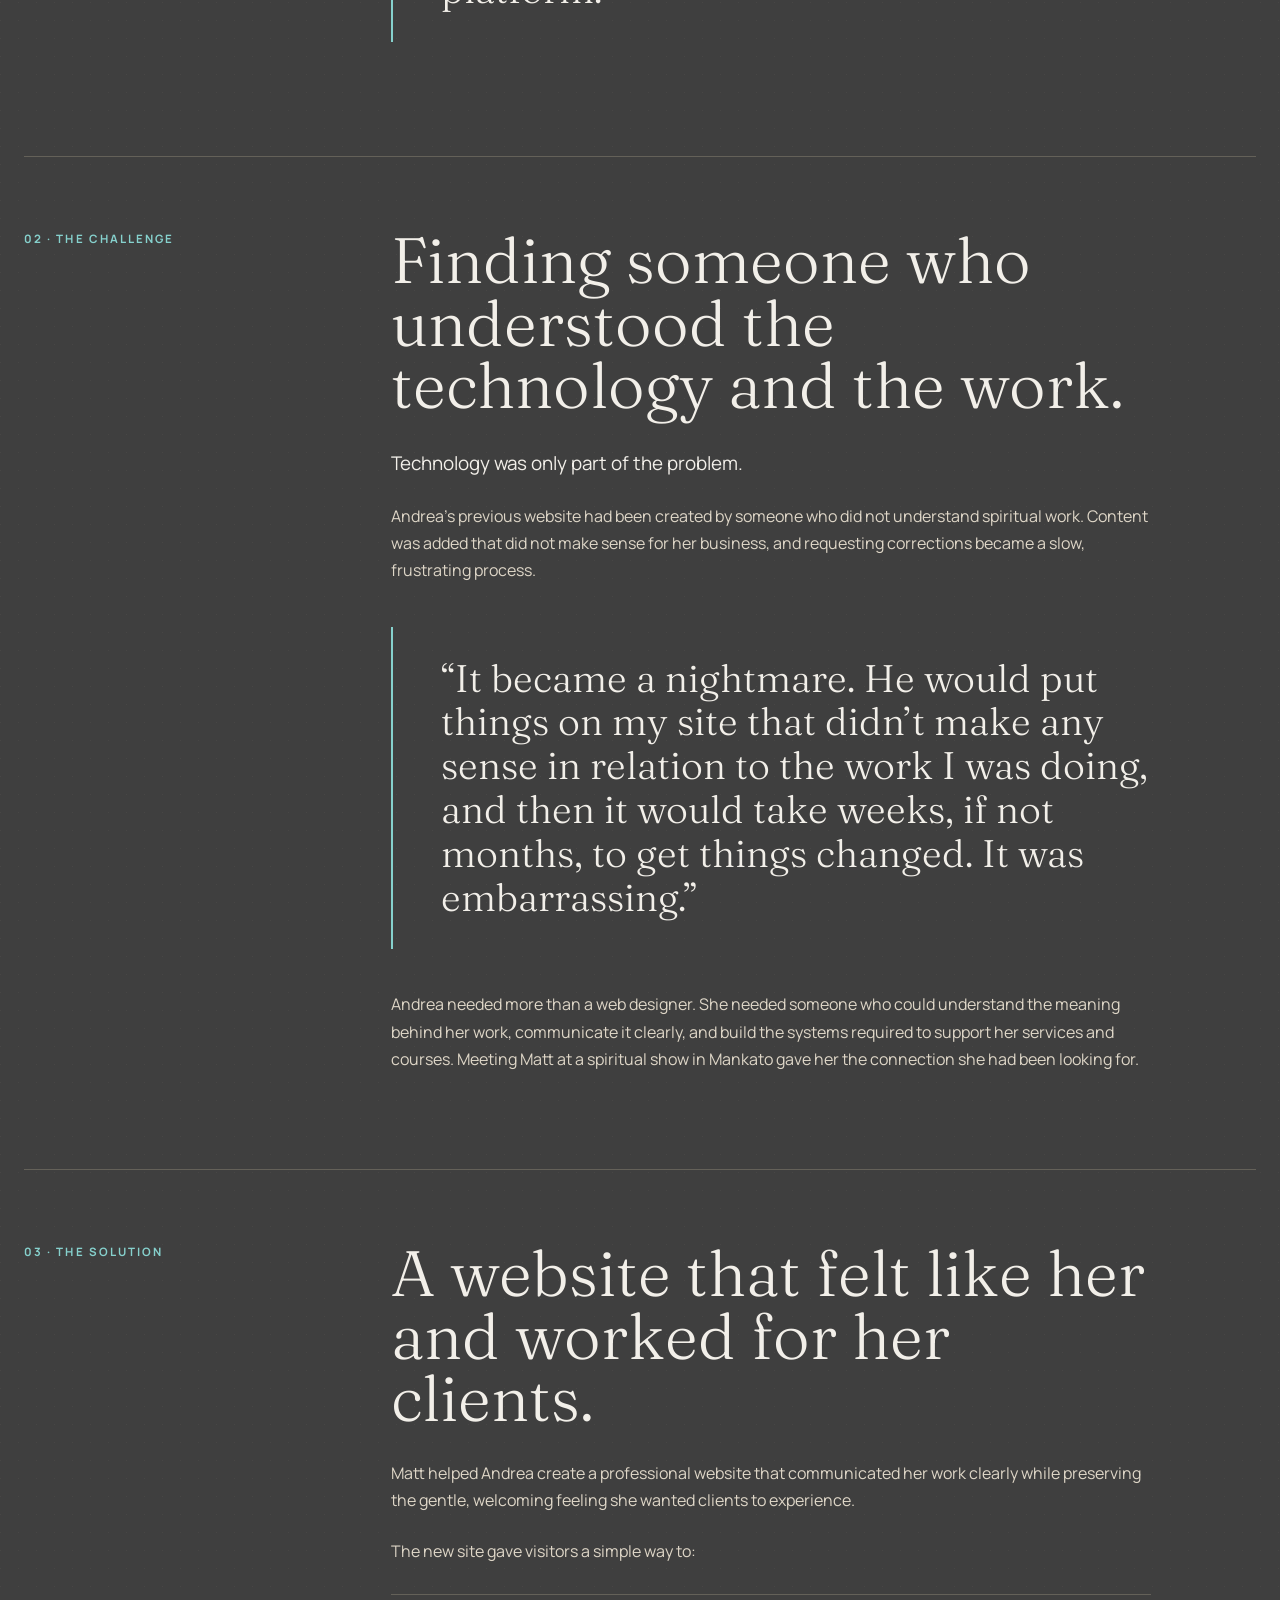
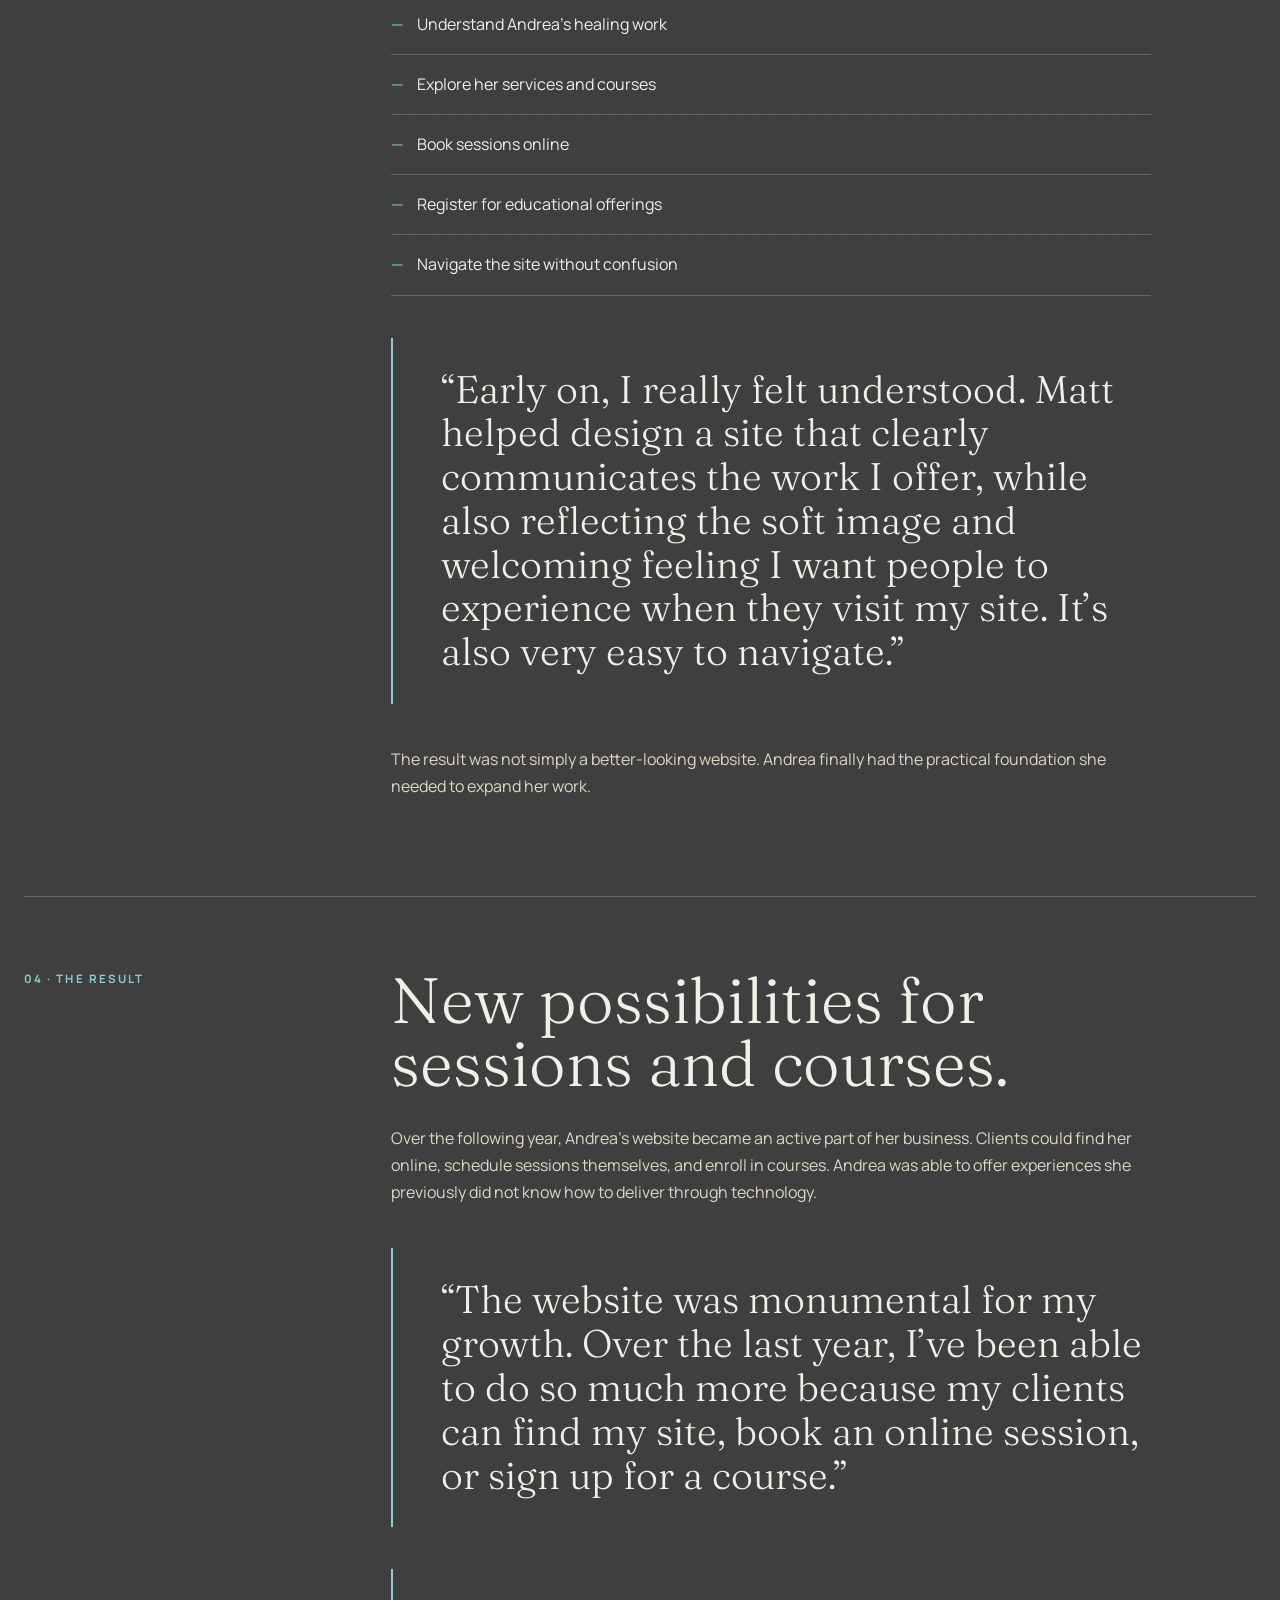
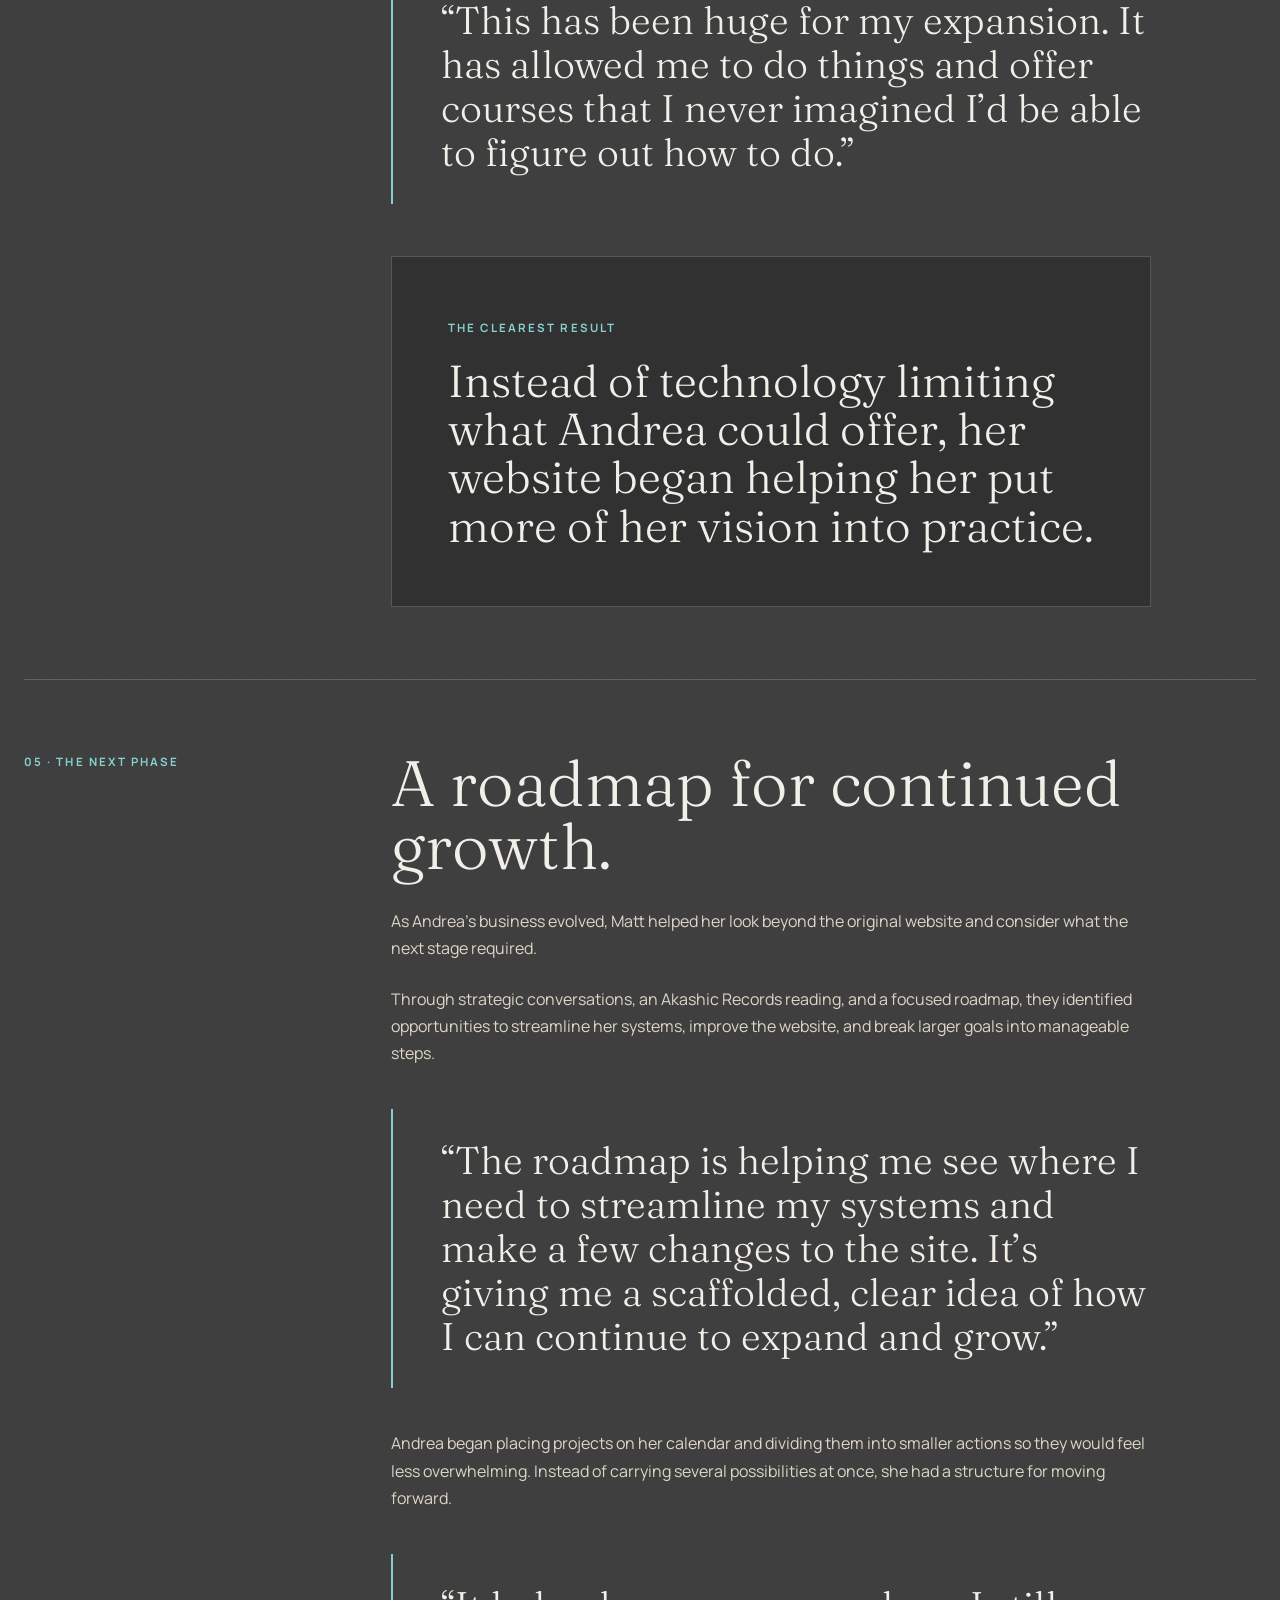
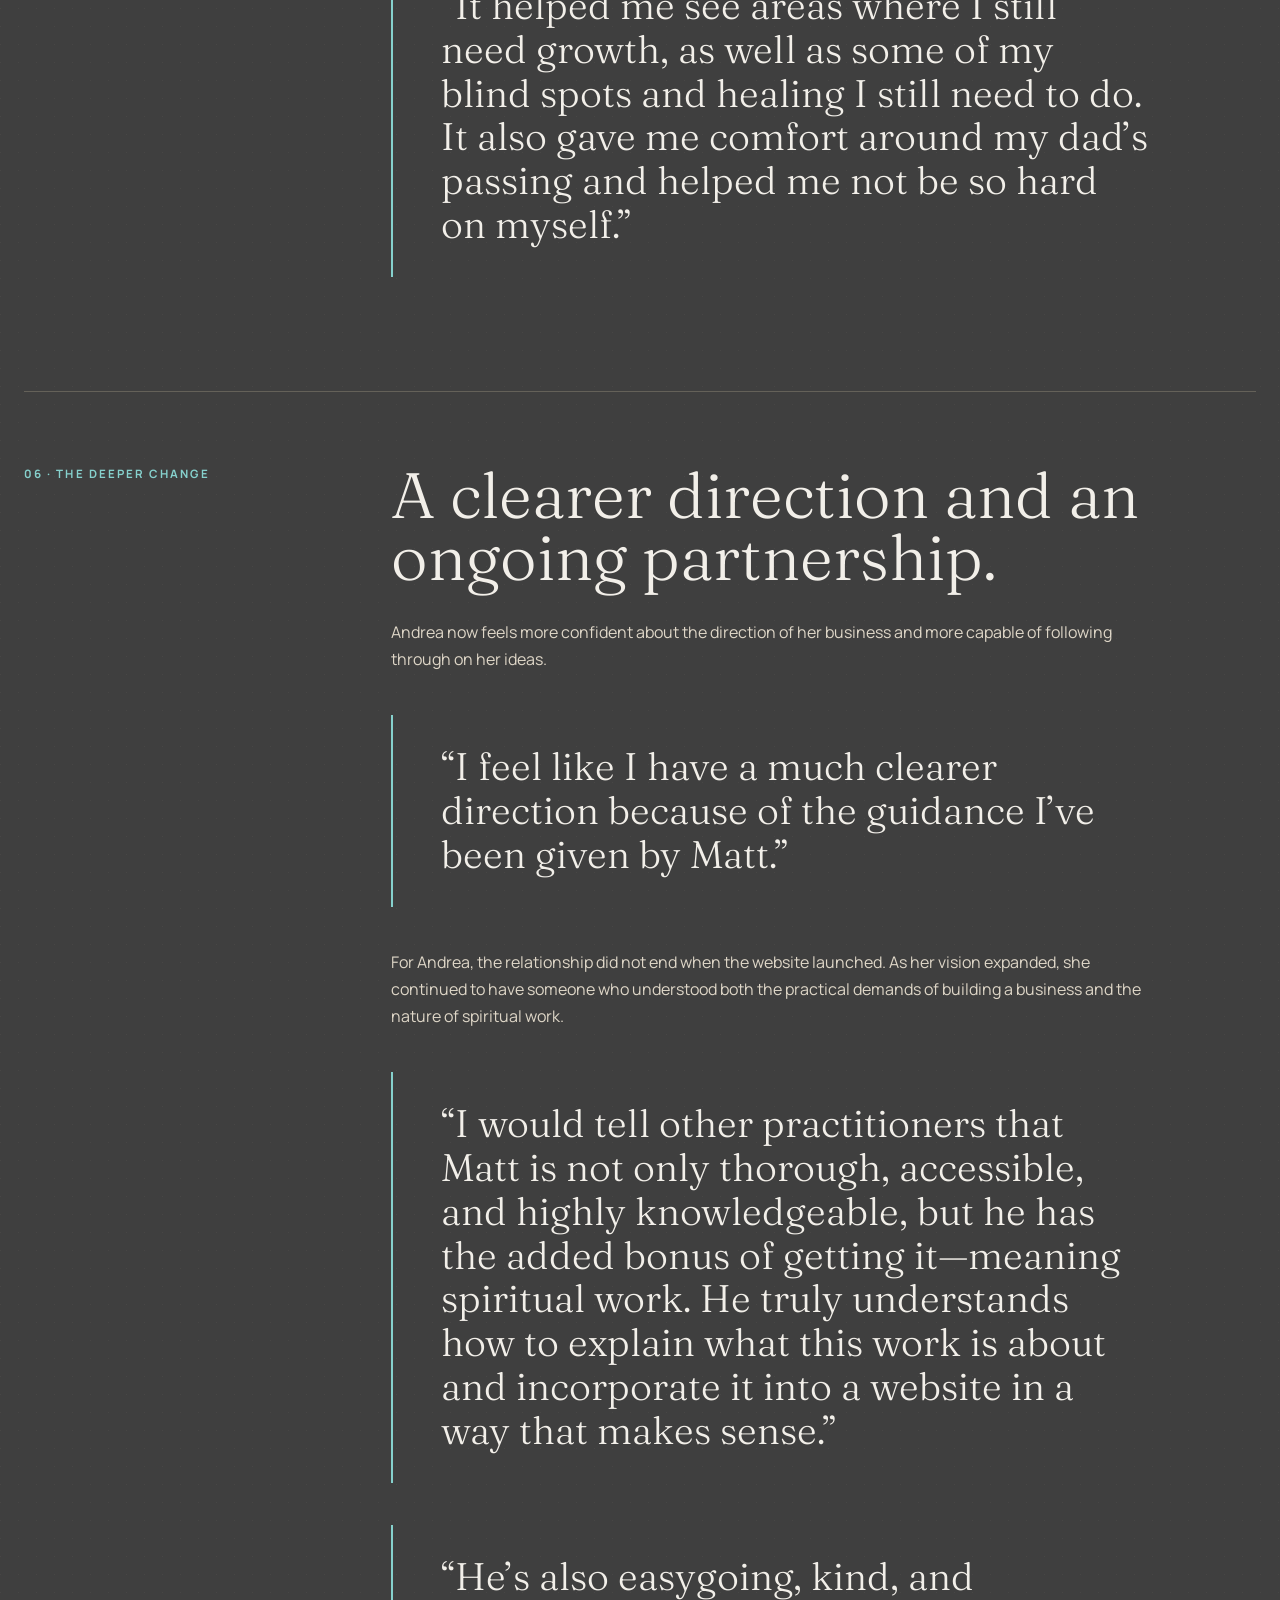
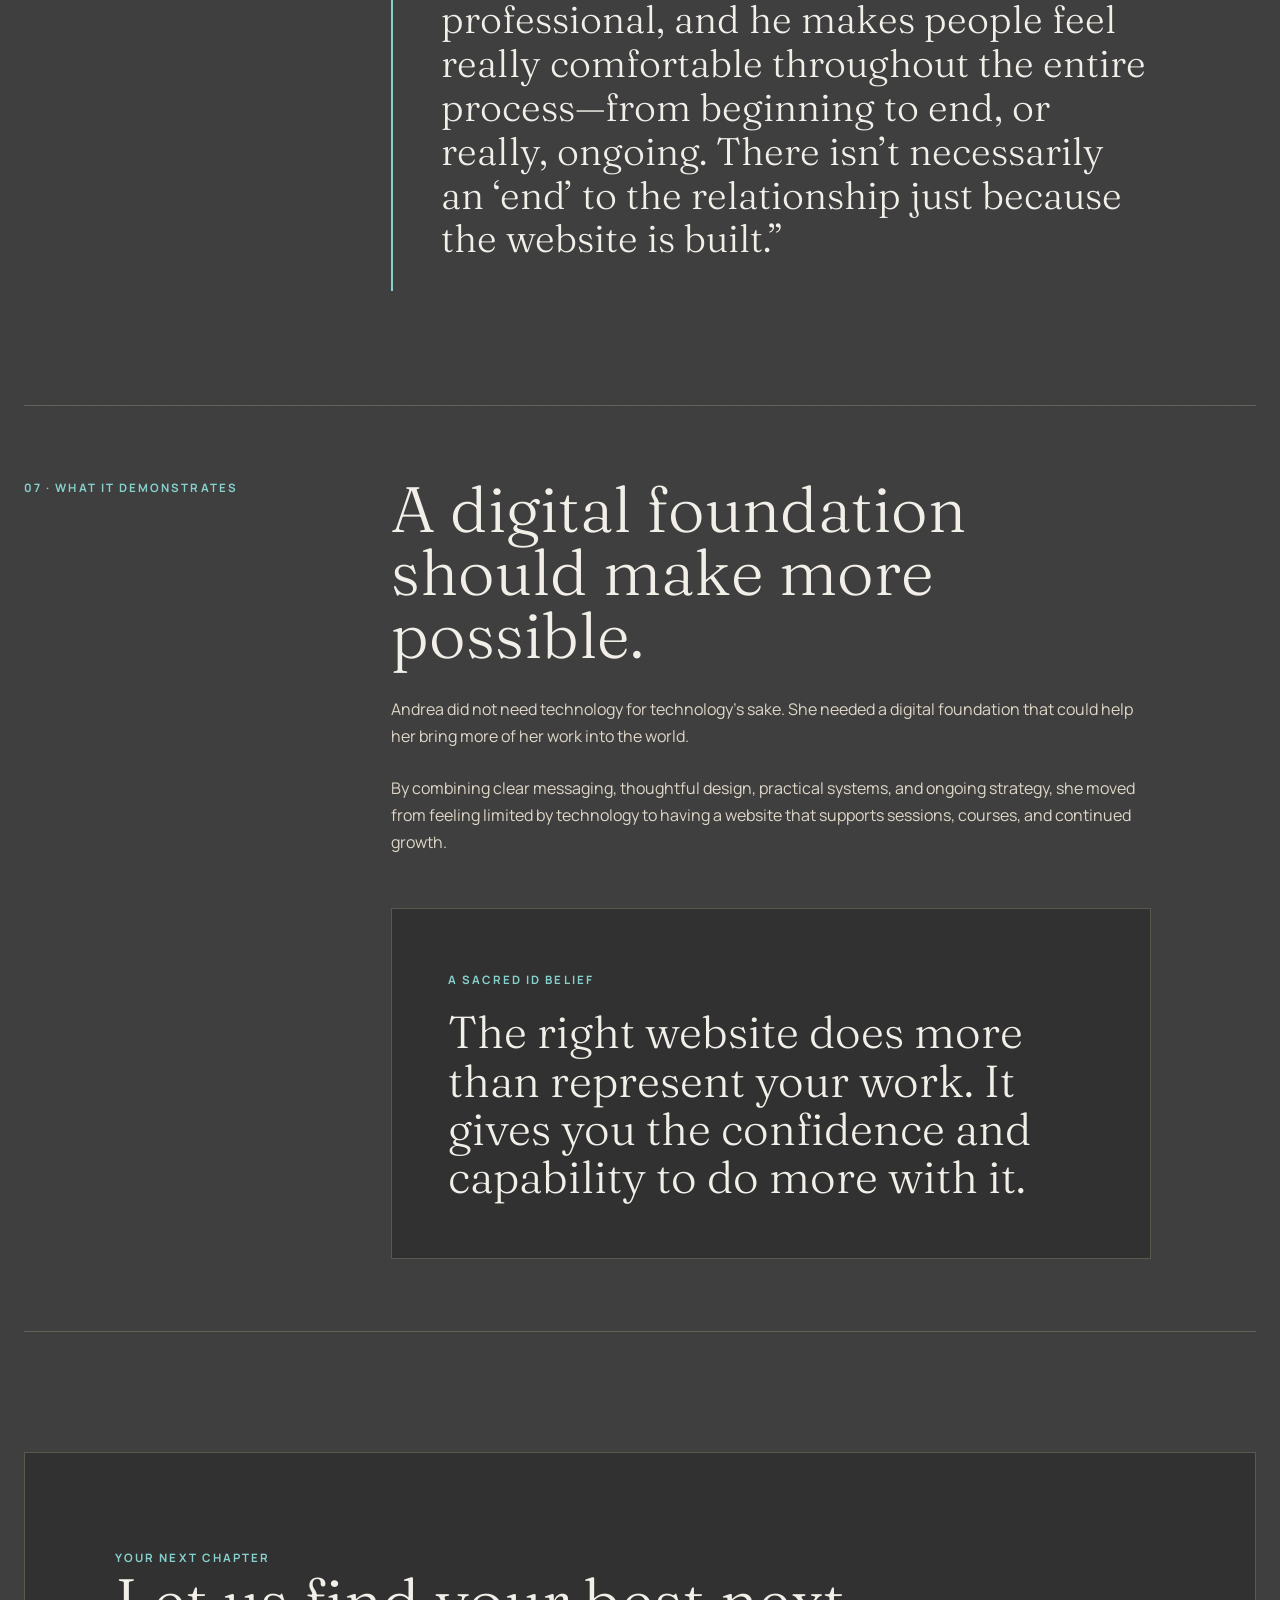
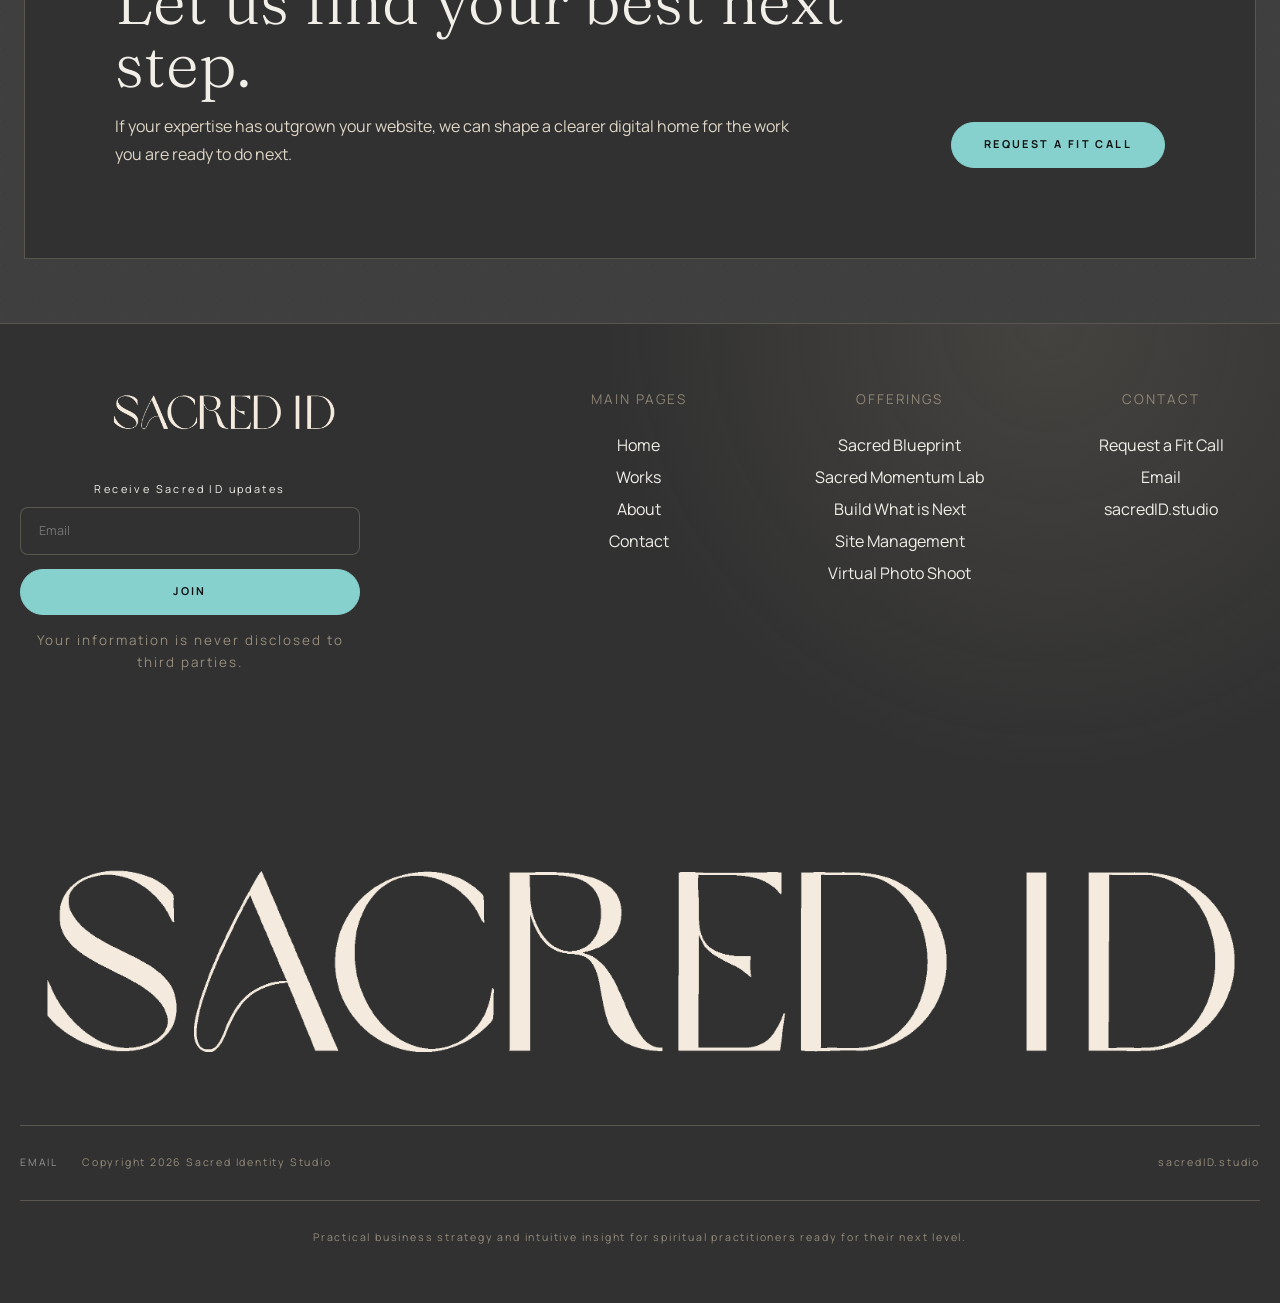
<file: andrea-case-study/index.html>
<!doctype html>
<html lang="en">
  <head>
    <meta charset="utf-8" />
    <meta name="viewport" content="width=device-width, initial-scale=1" />
    <link rel="icon" type="image/png" href="/favicon.png" />
    <link rel="apple-touch-icon" href="/favicon.png" />
    <title>Sacred Healing Journeys Case Study | Sacred Identity Studio</title>
    <meta
      name="description"
      content="How Andrea moved from technology overwhelm to a welcoming website that supports healing sessions, online booking, courses, and continued business growth."
    />
    <link rel="canonical" href="https://sacredidentitystudio.com/andrea-case-study" />
    <meta property="og:type" content="article" />
    <meta property="og:site_name" content="Sacred Identity Studio" />
    <meta property="og:url" content="https://sacredidentitystudio.com/andrea-case-study" />
    <meta property="og:title" content="Sacred Healing Journeys Case Study" />
    <meta property="og:description" content="From technology overwhelm to a business built to grow." />
    <meta name="twitter:card" content="summary" />
    <meta name="twitter:title" content="Sacred Healing Journeys Case Study" />
    <meta name="twitter:description" content="From technology overwhelm to a business built to grow." />
    <script type="application/ld+json">
      {
        "@context": "https://schema.org",
        "@type": "Article",
        "headline": "Sacred Healing Journeys Case Study",
        "description": "From technology overwhelm to a business built to grow.",
        "author": {
          "@type": "Organization",
          "name": "Sacred Identity Studio"
        },
        "publisher": {
          "@type": "Organization",
          "name": "Sacred Identity Studio",
          "logo": {
            "@type": "ImageObject",
            "url": "https://sacredidentitystudio.com/logo-horizontal.png"
          }
        },
        "mainEntityOfPage": "https://sacredidentitystudio.com/andrea-case-study"
      }
    </script>
    <style>
      @font-face {
        font-family: "Fraunces";
        src: url("/fraunces-300.ttf") format("truetype");
        font-weight: 300;
        font-display: swap;
      }

      @font-face {
        font-family: "Manrope";
        src: url("/manrope-400.ttf") format("truetype");
        font-weight: 400;
        font-display: swap;
      }

      @font-face {
        font-family: "Manrope";
        src: url("/manrope-700.ttf") format("truetype");
        font-weight: 700;
        font-display: swap;
      }

      :root {
        color-scheme: dark;
        --bg: #3f3f3f;
        --surface: #313131;
        --surface-2: #373737;
        --ink: #f2efe9;
        --muted: #d4c5a9;
        --primary: #d4c5a9;
        --button: #86d1cd;
        --button-bg: #86d1cd;
        --on-primary: #111111;
        --accent: #050b18;
        --line: rgba(212, 197, 169, 0.25);
        --shadow: 0 25px 50px -12px rgba(0, 0, 0, 0.25);
        --ease-out: cubic-bezier(0.16, 1, 0.3, 1);
        --radius: 8px;
        --pill: 9999px;
        --max: 1240px;
        --copy: 760px;
      }

      * {
        box-sizing: border-box;
      }

      html {
        scroll-behavior: smooth;
      }

      body {
        margin: 0;
        background:
          radial-gradient(circle at 84% 5%, rgba(212, 197, 169, 0.13), transparent 26rem),
          linear-gradient(135deg, rgba(212, 197, 169, 0.055) 0 1px, transparent 1px 16px),
          var(--bg);
        background-size: auto, 18px 18px, auto;
        color: var(--ink);
        font-family: Manrope, Arial, sans-serif;
        font-size: 16px;
        line-height: 1.7;
      }

      body::after {
        content: "";
        position: fixed;
        inset: 0;
        z-index: 10;
        pointer-events: none;
        opacity: 0.045;
        background-image: url("data:image/svg+xml,%3Csvg viewBox='0 0 200 200' xmlns='http://www.w3.org/2000/svg'%3E%3Cfilter id='n'%3E%3CfeTurbulence type='fractalNoise' baseFrequency='.65' numOctaves='3'/%3E%3C/filter%3E%3Crect width='100%25' height='100%25' filter='url(%23n)'/%3E%3C/svg%3E");
      }

      a {
        color: inherit;
        text-decoration: none;
      }

      a:focus-visible {
        outline: 2px solid var(--button);
        outline-offset: 4px;
      }

      .nav {
        position: sticky;
        top: 0;
        z-index: 20;
        padding: 22px 24px;
        background: rgba(63, 63, 63, 0.88);
        backdrop-filter: blur(18px);
        border-bottom: 1px solid var(--line);
      }

      .nav-inner {
        width: min(100%, var(--max));
        margin: 0 auto;
        display: flex;
        align-items: center;
        justify-content: space-between;
        gap: 24px;
      }

      .brand img {
        width: 168px;
        height: auto;
      }

      .nav-links {
        display: flex;
        align-items: center;
        gap: 28px;
        color: var(--muted);
        font-size: 0.75rem;
        font-weight: 700;
        letter-spacing: 0.14em;
        text-transform: uppercase;
      }

      .nav-links a:hover {
        color: var(--ink);
      }

      .hero,
      .article,
      .closing {
        width: min(calc(100% - 48px), var(--max));
        margin: 0 auto;
      }

      .hero {
        min-height: 82vh;
        padding: clamp(84px, 12vw, 160px) 0 72px;
        display: grid;
        grid-template-columns: minmax(0, 1.35fr) minmax(260px, 0.65fr);
        align-items: end;
        gap: clamp(48px, 8vw, 120px);
        border-bottom: 1px solid var(--line);
      }

      .eyebrow,
      .chapter-number,
      .outcome-label {
        color: var(--button);
        font-size: 0.72rem;
        font-weight: 700;
        letter-spacing: 0.18em;
        text-transform: uppercase;
      }

      h1,
      h2,
      blockquote {
        font-family: Fraunces, Georgia, serif;
        font-weight: 300;
        letter-spacing: 0;
      }

      h1 {
        max-width: 920px;
        margin: 22px 0 30px;
        font-size: clamp(3.6rem, 8vw, 7.7rem);
        line-height: 0.91;
      }

      .hero-deck {
        max-width: 760px;
        margin: 0;
        color: var(--muted);
        font-size: clamp(1.05rem, 1.5vw, 1.3rem);
      }

      .hero-aside {
        padding: 28px 0 4px 28px;
        border-left: 1px solid var(--line);
      }

      .hero-aside p {
        margin: 8px 0 26px;
        color: var(--ink);
        font-family: Fraunces, Georgia, serif;
        font-size: 1.55rem;
        line-height: 1.18;
      }

      .article {
        padding: 96px 0 120px;
      }

      .chapter {
        display: grid;
        grid-template-columns: minmax(150px, 0.32fr) minmax(0, 1fr);
        gap: clamp(32px, 7vw, 100px);
        padding: 72px 0;
        border-bottom: 1px solid var(--line);
      }

      .chapter:first-child {
        padding-top: 0;
      }

      .chapter-body {
        max-width: var(--copy);
      }

      h2 {
        margin: 0 0 30px;
        font-size: clamp(2.4rem, 5vw, 4.7rem);
        line-height: 0.98;
      }

      p {
        margin: 0 0 24px;
        color: #ded6c7;
      }

      .lead {
        color: var(--ink);
        font-size: 1.18rem;
      }

      blockquote {
        margin: 42px 0;
        padding: 30px 0 30px clamp(24px, 4vw, 48px);
        color: var(--ink);
        border-left: 2px solid var(--button);
        font-size: clamp(1.75rem, 3vw, 2.8rem);
        line-height: 1.14;
      }

      ul {
        margin: 28px 0 36px;
        padding: 0;
        list-style: none;
        border-top: 1px solid var(--line);
      }

      li {
        padding: 16px 0;
        color: var(--ink);
        border-bottom: 1px solid var(--line);
      }

      li::before {
        content: "—";
        margin-right: 14px;
        color: var(--button);
      }

      .outcome {
        margin: 52px 0 0;
        padding: clamp(28px, 5vw, 56px);
        background: var(--surface);
        border: 1px solid var(--line);
      }

      .outcome p {
        margin: 16px 0 0;
        color: var(--ink);
        font-family: Fraunces, Georgia, serif;
        font-size: clamp(1.8rem, 3.5vw, 3.4rem);
        line-height: 1.08;
      }

      .closing {
        margin-bottom: 64px;
        padding: clamp(48px, 8vw, 90px);
        display: grid;
        grid-template-columns: minmax(0, 1fr) auto;
        align-items: end;
        gap: 40px;
        background: var(--surface);
        border: 1px solid var(--line);
      }

      .closing h2 {
        max-width: 850px;
        margin-bottom: 18px;
      }

      .closing p {
        max-width: 680px;
        margin-bottom: 0;
      }

      .button {
        min-height: 54px;
        padding: 0 24px;
        display: inline-flex;
        align-items: center;
        justify-content: center;
        color: #111;
        background: var(--button);
        border-radius: 999px;
        font-size: 0.78rem;
        font-weight: 700;
        letter-spacing: 0.12em;
        text-transform: uppercase;
        white-space: nowrap;
      }

      footer {
        padding: 30px 24px 48px;
        color: var(--muted);
        font-size: 0.78rem;
        text-align: center;
      }

      @media (max-width: 800px) {
        .nav-links a:not(:last-child) {
          display: none;
        }

        .hero {
          min-height: auto;
          grid-template-columns: 1fr;
          padding-top: 72px;
        }

        .hero-aside {
          padding-left: 0;
          border-left: 0;
          border-top: 1px solid var(--line);
        }

        .chapter {
          grid-template-columns: 1fr;
          gap: 18px;
        }

        .closing {
          grid-template-columns: 1fr;
          align-items: start;
        }
      }

      @media (max-width: 520px) {
        .nav {
          padding: 16px;
        }

        .brand img {
          width: 138px;
        }

        .hero,
        .article,
        .closing {
          width: min(calc(100% - 32px), var(--max));
        }

        h1 {
          font-size: clamp(3rem, 17vw, 4.8rem);
        }

        .article {
          padding-top: 64px;
        }
      }
    </style>
    <link rel="stylesheet" href="/shared-shell.css" />
  </head>
  <body>
    <div id="top" class="page">
    <nav class="nav" aria-label="Primary navigation">
      <div class="nav-inner">
        <a class="brand" href="/" aria-label="Sacred ID home">
          <img class="brand-logo" src="/logo-horizontal.png" alt="Sacred ID" width="375" height="60" />
        </a>
        <div class="nav-links">
          <a class="nav-mobile-only" href="/">Home</a>
          <a class="nav-mobile-only" href="/works">Works</a>
          <a class="nav-mobile-only" href="/about">About</a>
          <a class="nav-mobile-only" href="/sacred-blueprint">Sacred Blueprint</a>
          <a class="nav-mobile-only" href="mailto:hello@sacredid.studio">Email</a>
          <a class="button" href="https://sacredid.bloom.io/fit"><span>Request a Fit Call</span><span class="button-fill" aria-hidden="true"></span></a>
        </div>
        <button class="nav-toggle" type="button" aria-label="Open navigation" aria-expanded="false"><span aria-hidden="true"></span><span aria-hidden="true"></span></button>
      </div>
    </nav>

    <main>
      <header class="hero">
        <div>
          <div class="eyebrow">Sacred Healing Journeys · Case Study</div>
          <h1>From technology overwhelm to a business built to grow.</h1>
          <p class="hero-deck">How Andrea created an online home for her healing work, courses, and next chapter.</p>
        </div>
        <aside class="hero-aside" aria-label="Case study summary">
          <span class="outcome-label">The shift</span>
          <p>A website that clients can find, trust, and use.</p>
          <span class="outcome-label">Built to support</span>
          <p>Healing sessions, online booking, courses, and continued growth.</p>
        </aside>
      </header>

      <article class="article">
        <section class="chapter">
          <div class="chapter-number">01 · Starting point</div>
          <div class="chapter-body">
            <h2>A growing vision held back by technology.</h2>
            <p class="lead">When Andrea began working with Matt, she was transitioning from full-time high school teaching toward a business that brought together her healing work and experience as an educator.</p>
            <p>She had already created two websites, but neither could support the business she was beginning to envision. They were basic, difficult to update, and lacked online scheduling and course capabilities. Andrea knew she needed something more professional, but she did not know how to make the technology work.</p>
            <blockquote>“I was trying to figure out how to get a website created that also included the ability for clients to book sessions with me online, as well as a way for me to teach courses through an online platform.”</blockquote>
          </div>
        </section>

        <section class="chapter">
          <div class="chapter-number">02 · The challenge</div>
          <div class="chapter-body">
            <h2>Finding someone who understood the technology and the work.</h2>
            <p class="lead">Technology was only part of the problem.</p>
            <p>Andrea’s previous website had been created by someone who did not understand spiritual work. Content was added that did not make sense for her business, and requesting corrections became a slow, frustrating process.</p>
            <blockquote>“It became a nightmare. He would put things on my site that didn’t make any sense in relation to the work I was doing, and then it would take weeks, if not months, to get things changed. It was embarrassing.”</blockquote>
            <p>Andrea needed more than a web designer. She needed someone who could understand the meaning behind her work, communicate it clearly, and build the systems required to support her services and courses. Meeting Matt at a spiritual show in Mankato gave her the connection she had been looking for.</p>
          </div>
        </section>

        <section class="chapter">
          <div class="chapter-number">03 · The solution</div>
          <div class="chapter-body">
            <h2>A website that felt like her and worked for her clients.</h2>
            <p>Matt helped Andrea create a professional website that communicated her work clearly while preserving the gentle, welcoming feeling she wanted clients to experience.</p>
            <p>The new site gave visitors a simple way to:</p>
            <ul>
              <li>Understand Andrea’s healing work</li>
              <li>Explore her services and courses</li>
              <li>Book sessions online</li>
              <li>Register for educational offerings</li>
              <li>Navigate the site without confusion</li>
            </ul>
            <blockquote>“Early on, I really felt understood. Matt helped design a site that clearly communicates the work I offer, while also reflecting the soft image and welcoming feeling I want people to experience when they visit my site. It’s also very easy to navigate.”</blockquote>
            <p>The result was not simply a better-looking website. Andrea finally had the practical foundation she needed to expand her work.</p>
          </div>
        </section>

        <section class="chapter">
          <div class="chapter-number">04 · The result</div>
          <div class="chapter-body">
            <h2>New possibilities for sessions and courses.</h2>
            <p>Over the following year, Andrea’s website became an active part of her business. Clients could find her online, schedule sessions themselves, and enroll in courses. Andrea was able to offer experiences she previously did not know how to deliver through technology.</p>
            <blockquote>“The website was monumental for my growth. Over the last year, I’ve been able to do so much more because my clients can find my site, book an online session, or sign up for a course.”</blockquote>
            <blockquote>“This has been huge for my expansion. It has allowed me to do things and offer courses that I never imagined I’d be able to figure out how to do.”</blockquote>
            <div class="outcome">
              <span class="outcome-label">The clearest result</span>
              <p>Instead of technology limiting what Andrea could offer, her website began helping her put more of her vision into practice.</p>
            </div>
          </div>
        </section>

        <section class="chapter">
          <div class="chapter-number">05 · The next phase</div>
          <div class="chapter-body">
            <h2>A roadmap for continued growth.</h2>
            <p>As Andrea’s business evolved, Matt helped her look beyond the original website and consider what the next stage required.</p>
            <p>Through strategic conversations, an Akashic Records reading, and a focused roadmap, they identified opportunities to streamline her systems, improve the website, and break larger goals into manageable steps.</p>
            <blockquote>“The roadmap is helping me see where I need to streamline my systems and make a few changes to the site. It’s giving me a scaffolded, clear idea of how I can continue to expand and grow.”</blockquote>
            <p>Andrea began placing projects on her calendar and dividing them into smaller actions so they would feel less overwhelming. Instead of carrying several possibilities at once, she had a structure for moving forward.</p>
            <blockquote>“It helped me see areas where I still need growth, as well as some of my blind spots and healing I still need to do. It also gave me comfort around my dad’s passing and helped me not be so hard on myself.”</blockquote>
          </div>
        </section>

        <section class="chapter">
          <div class="chapter-number">06 · The deeper change</div>
          <div class="chapter-body">
            <h2>A clearer direction and an ongoing partnership.</h2>
            <p>Andrea now feels more confident about the direction of her business and more capable of following through on her ideas.</p>
            <blockquote>“I feel like I have a much clearer direction because of the guidance I’ve been given by Matt.”</blockquote>
            <p>For Andrea, the relationship did not end when the website launched. As her vision expanded, she continued to have someone who understood both the practical demands of building a business and the nature of spiritual work.</p>
            <blockquote>“I would tell other practitioners that Matt is not only thorough, accessible, and highly knowledgeable, but he has the added bonus of getting it—meaning spiritual work. He truly understands how to explain what this work is about and incorporate it into a website in a way that makes sense.”</blockquote>
            <blockquote>“He’s also easygoing, kind, and professional, and he makes people feel really comfortable throughout the entire process—from beginning to end, or really, ongoing. There isn’t necessarily an ‘end’ to the relationship just because the website is built.”</blockquote>
          </div>
        </section>

        <section class="chapter">
          <div class="chapter-number">07 · What it demonstrates</div>
          <div class="chapter-body">
            <h2>A digital foundation should make more possible.</h2>
            <p>Andrea did not need technology for technology’s sake. She needed a digital foundation that could help her bring more of her work into the world.</p>
            <p>By combining clear messaging, thoughtful design, practical systems, and ongoing strategy, she moved from feeling limited by technology to having a website that supports sessions, courses, and continued growth.</p>
            <div class="outcome">
              <span class="outcome-label">A Sacred ID belief</span>
              <p>The right website does more than represent your work. It gives you the confidence and capability to do more with it.</p>
            </div>
          </div>
        </section>
      </article>

      <section class="closing" aria-label="Request a fit call">
        <div>
          <span class="eyebrow">Your next chapter</span>
          <h2>Let us find your best next step.</h2>
          <p>If your expertise has outgrown your website, we can shape a clearer digital home for the work you are ready to do next.</p>
        </div>
        <a class="button" href="https://sacredid.bloom.io/fit"><span>Request a Fit Call</span><span class="button-fill" aria-hidden="true"></span></a>
      </section>
    </main>

    <footer class="footer">
      <div class="footer-shell">
        <div class="footer-halves">
          <div class="footer-left">
            <a aria-label="Sacred ID home" href="/#top"><img class="footer-logo-small" src="/sacred-ID.gif" alt="Sacred ID" width="3208" height="641" loading="lazy" /></a>
            <form class="signup" method="POST" action="https://formspree.io/f/xdenweag">
              <input type="hidden" name="_subject" value="New Sacred ID signup" />
              <div class="field"><label for="footer-email">Receive Sacred ID updates</label><input id="footer-email" name="email" type="email" placeholder="Email" autocomplete="email" required /></div>
              <button class="button" type="submit"><span>Join</span><span class="button-fill" aria-hidden="true"></span></button>
              <p class="footer-note">Your information is never disclosed to third parties.</p><p class="form-status" aria-live="polite"></p>
            </form>
          </div>
          <nav class="footer-right" aria-label="Footer navigation">
            <div class="footer-column"><p class="footer-column-title">Main pages</p><div class="footer-links-column"><a class="footer-link" href="/#top">Home</a><a class="footer-link" href="/works">Works</a><a class="footer-link" href="/about">About</a><a class="footer-link" href="/contact">Contact</a></div></div>
            <div class="footer-column"><p class="footer-column-title">Offerings</p><div class="footer-links-column"><a class="footer-link" href="/sacred-blueprint">Sacred Blueprint</a><a class="footer-link" href="/momentum-lab">Sacred Momentum Lab</a><a class="footer-link" href="/build-what-is-next">Build What is Next</a><a class="footer-link" href="/site-management">Site Management</a><a class="footer-link" href="/virtual-photo-shoot">Virtual Photo Shoot</a></div></div>
            <div class="footer-column"><p class="footer-column-title">Contact</p><div class="footer-links-column"><a class="footer-link" href="https://sacredid.bloom.io/fit">Request a Fit Call</a><a class="footer-link" href="mailto:hello@sacredid.studio">Email</a><a class="footer-link" href="https://sacredidentitystudio.com/">sacredID.studio</a></div></div>
          </nav>
        </div>
        <img class="footer-logo-big" src="/sacred-ID.gif" alt="Sacred ID" width="3208" height="641" loading="lazy" />
        <div class="footer-bottom-tile"><div class="footer-bottom-wrap"><div class="footer-last-block"><div class="footer-rights-wrap"><div class="footer-social-wrap" aria-label="Contact links"><a class="social-link mail-link" href="mailto:hello@sacredid.studio">Email</a></div><span>Copyright 2026 Sacred Identity Studio</span></div></div><span>sacredID.studio</span></div></div>
        <div class="footer-bottom-message"><p>Practical business strategy and intuitive insight for spiritual practitioners ready for their next level.</p></div>
      </div>
    </footer>
    </div>
    <script>
      const nav = document.querySelector(".nav");
      const navToggle = document.querySelector(".nav-toggle");
      const signup = document.querySelector(".signup");
      let lastScrollY = window.scrollY;
      function updateNavState() {
        const currentScrollY = window.scrollY;
        const delta = currentScrollY - lastScrollY;
        nav.classList.toggle("is-scrolled", currentScrollY > 8);
        if (currentScrollY < 80 || nav.classList.contains("is-open")) nav.classList.remove("is-hidden");
        else if (delta > 8) nav.classList.add("is-hidden");
        else if (delta < -8) nav.classList.remove("is-hidden");
        if (Math.abs(delta) > 8) lastScrollY = currentScrollY;
      }
      window.addEventListener("scroll", updateNavState, { passive: true });
      navToggle.addEventListener("click", () => { const isOpen = nav.classList.toggle("is-open"); navToggle.setAttribute("aria-expanded", String(isOpen)); });
      nav.querySelectorAll(".nav-links a").forEach((link) => link.addEventListener("click", () => { nav.classList.remove("is-open"); navToggle.setAttribute("aria-expanded", "false"); }));
      signup.addEventListener("submit", async (event) => {
        event.preventDefault();
        const status = signup.querySelector(".form-status");
        try {
          const response = await fetch(signup.action, { method: "POST", body: new FormData(signup), headers: { Accept: "application/json" } });
          status.textContent = response.ok ? "You are on the list." : "Something went wrong. Please try again.";
          if (response.ok) signup.reset();
        } catch (error) { status.textContent = "Something went wrong. Please try again."; }
      });
    </script>
  </body>
</html>
</file>
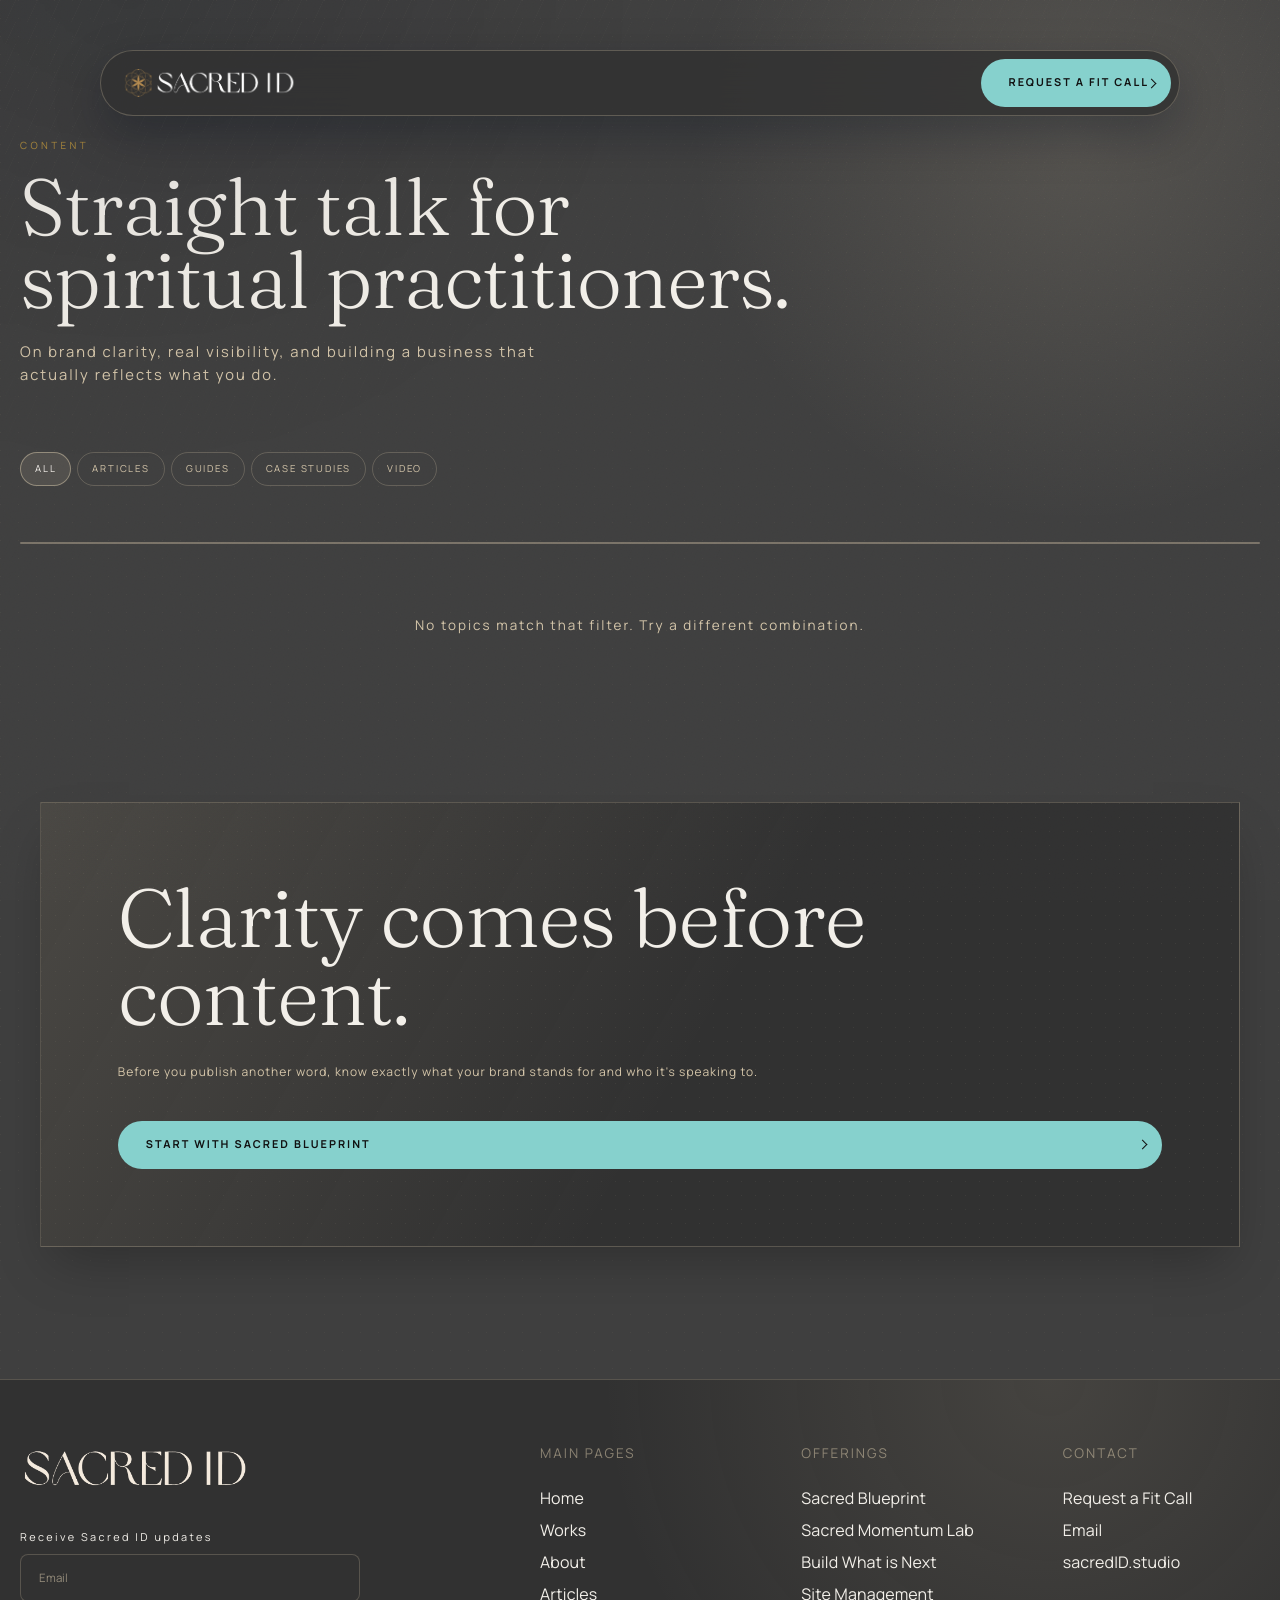
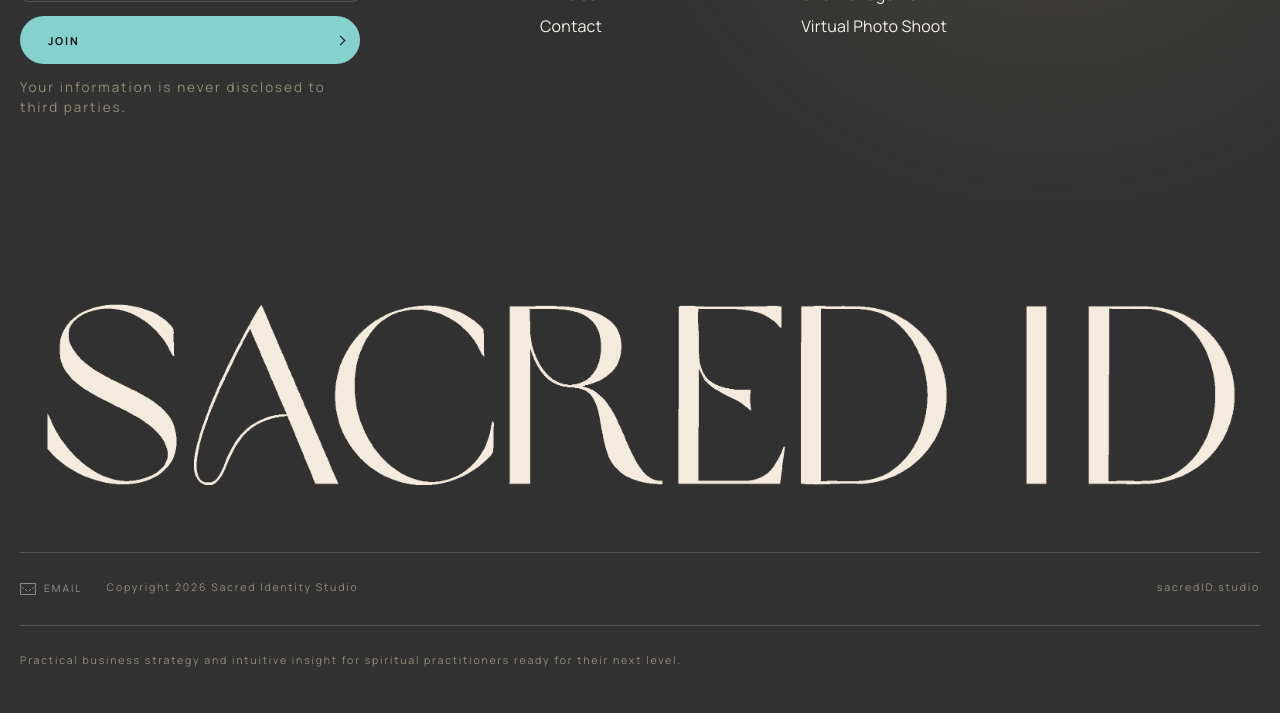
<file: articles/index.html>
<!doctype html>
<!-- v2 -->
<html lang="en">
  <head>
    <meta charset="utf-8" />
    <meta name="viewport" content="width=device-width, initial-scale=1" />
    <link rel="icon" type="image/png" href="/favicon.png" />
    <link rel="apple-touch-icon" href="/favicon.png" />
    <script type="application/ld+json">
      {
        "@context": "https://schema.org",
        "@type": "Organization",
        "name": "Sacred Identity Studio",
        "alternateName": "Sacred ID",
        "url": "https://sacredidentitystudio.com/",
        "logo": "https://sacredidentitystudio.com/logo-horizontal.png",
        "email": "hello@sacredid.studio",
        "description": "Business strategy, brand clarity, and intuitive insight for spiritual practitioners.",
        "address": {
          "@type": "PostalAddress",
          "addressLocality": "Roseville",
          "addressRegion": "MN",
          "addressCountry": "US"
        },
        "areaServed": "Worldwide",
        "sameAs": [
          "https://www.facebook.com/profile.php?id=61557349605270",
          "https://www.instagram.com/sacredidstudio",
          "https://www.alignable.com/roseville-mn/sacred-id?user=16213085"
        ]
      }
    </script>
    <title>Articles | Sacred Identity Studio</title>
    <meta
      name="description"
      content="Practical guidance for spiritual practitioners on brand clarity, visibility, and building a business that reflects who you actually are."
    />
    <link rel="canonical" href="https://sacredidentitystudio.com/articles" />

    <meta property="og:type" content="website" />
    <meta property="og:site_name" content="Sacred Identity Studio" />
    <meta property="og:url" content="https://sacredidentitystudio.com/articles" />
    <meta property="og:title" content="Articles | Sacred Identity Studio" />
    <meta property="og:description" content="Practical guidance for spiritual practitioners on brand clarity, visibility, and building a business that reflects who you actually are." />
    <meta property="og:image" content="https://sacredidentitystudio.com/og.jpg" />
    <meta property="og:image:width" content="1200" />
    <meta property="og:image:height" content="630" />
    <meta property="og:image:alt" content="Sacred ID — strategy and intuition for spiritual practitioners." />

    <meta name="twitter:card" content="summary_large_image" />
    <meta name="twitter:title" content="Articles | Sacred Identity Studio" />
    <meta name="twitter:description" content="Practical guidance for spiritual practitioners on brand clarity, visibility, and building a business that reflects who you actually are." />
    <meta name="twitter:image" content="https://sacredidentitystudio.com/og.jpg" />

    <style>
      @font-face {
        font-family: "Fraunces";
        src: url("/fraunces-300.ttf") format("truetype");
        font-style: normal;
        font-weight: 300;
        font-display: swap;
      }

      @font-face {
        font-family: "Fraunces";
        src: url("/fraunces-400.ttf") format("truetype");
        font-style: normal;
        font-weight: 400;
        font-display: swap;
      }

      @font-face {
        font-family: "Manrope";
        src: url("/manrope-400.ttf") format("truetype");
        font-style: normal;
        font-weight: 400;
        font-display: swap;
      }

      @font-face {
        font-family: "Manrope";
        src: url("/manrope-700.ttf") format("truetype");
        font-style: normal;
        font-weight: 700;
        font-display: swap;
      }

      :root {
        color-scheme: dark;
        --bg: #3f3f3f;
        --surface: #313131;
        --surface-2: #373737;
        --ink: #f2efe9;
        --muted: #d4c5a9;
        --primary: #d4c5a9;
        --on-primary: #111111;
        --button-bg: #86d1cd;
        --accent: #050b18;
        --brass: #b08d3e;
        --tiffany: #86d1cd;
        --line: rgba(212, 197, 169, 0.24);
        --grid: rgba(212, 197, 169, 0.2);
        --shadow: 0 25px 50px -12px rgba(0, 0, 0, 0.25);
        --ease-out: cubic-bezier(0.16, 1, 0.3, 1);
        --radius: 8px;
        --pill: 9999px;
        --max: 1240px;
        --nav-clear: 138px;
      }

      * {
        box-sizing: border-box;
      }

      html {
        scroll-behavior: smooth;
      }

      body {
        margin: 0;
        background:
          radial-gradient(circle at 84% 6%, rgba(212, 197, 169, 0.14), transparent 24rem),
          linear-gradient(135deg, rgba(212, 197, 169, 0.06) 0 1px, transparent 1px 16px),
          var(--bg);
        background-size: auto, 18px 18px, auto;
        color: var(--ink);
        font-family: Manrope, ui-sans-serif, system-ui, sans-serif;
        font-size: 12px;
        font-weight: 400;
        letter-spacing: 1px;
        line-height: 1.5;
        text-rendering: geometricPrecision;
      }

      body::before {
        content: "";
        position: fixed;
        inset: 0;
        z-index: 20;
        pointer-events: none;
        opacity: 0.28;
        background-image:
          linear-gradient(115deg, transparent 0 47%, rgba(212, 197, 169, 0.1) 48% 49%, transparent 50%),
          radial-gradient(circle at 10% 0%, rgba(5, 11, 24, 0.42), transparent 32rem);
        background-size: 22px 22px, auto;
        mask-image: linear-gradient(to bottom, black, transparent 72%);
      }

      body::after {
        content: "";
        position: fixed;
        inset: 0;
        z-index: 21;
        pointer-events: none;
        opacity: 0.045;
        background-image: url("data:image/svg+xml,%3Csvg viewBox='0 0 200 200' xmlns='http://www.w3.org/2000/svg'%3E%3Cfilter id='noiseFilter'%3E%3CfeTurbulence type='fractalNoise' baseFrequency='0.65' numOctaves='3' stitchTiles='stitch'/%3E%3C/filter%3E%3Crect width='100%25' height='100%25' filter='url(%23noiseFilter)' opacity='1'/%3E%3C/svg%3E");
        background-size: 200px 200px;
        mix-blend-mode: overlay;
      }

      a {
        color: inherit;
        text-decoration: none;
      }

      a:focus-visible,
      button:focus-visible,
      input:focus-visible {
        outline: 2px solid rgba(212, 197, 169, 0.74);
        outline-offset: 4px;
      }

      img {
        display: block;
        max-width: 100%;
      }

      h1,
      h2,
      h3,
      p,
      blockquote {
        margin-top: 0;
      }

      h1,
      h2,
      h3,
      .display {
        font-family: Fraunces, Georgia, "Times New Roman", serif;
        font-weight: 300;
        letter-spacing: -1.1px;
      }

      p {
        color: var(--muted);
      }

      .page {
        overflow: hidden;
      }

      /* ── Nav ── */

      .nav {
        position: fixed;
        top: 50px;
        left: 0;
        right: 0;
        z-index: 40;
        min-height: 0;
        padding: 0;
        background: transparent;
        pointer-events: none;
        transition:
          opacity 260ms var(--ease-out),
          transform 260ms var(--ease-out);
        will-change: transform;
      }

      .nav.is-hidden {
        opacity: 0;
        transform: translateY(calc(-100% - 72px));
      }

      .nav.is-scrolled {
        min-height: 0;
        padding: 0;
      }

      .nav-inner {
        position: relative;
        width: min(1080px, calc(100% - 200px));
        min-height: 60px;
        margin: 0 auto;
        padding: 8px 8px 8px 20px;
        display: flex;
        align-items: center;
        justify-content: space-between;
        gap: 18px;
        border: 1px solid rgba(212, 197, 169, 0.28);
        border-radius: var(--pill);
        background: rgba(49, 49, 49, 0.82);
        box-shadow: 0 18px 48px rgba(5, 11, 24, 0.28);
        backdrop-filter: blur(18px);
        pointer-events: auto;
        transition:
          background-color 260ms var(--ease-out),
          border-color 260ms var(--ease-out),
          box-shadow 260ms var(--ease-out),
          min-height 260ms var(--ease-out);
      }

      .nav.is-scrolled .nav-inner {
        min-height: 60px;
        border-color: rgba(212, 197, 169, 0.28);
        background: rgba(49, 49, 49, 0.82);
        box-shadow: 0 18px 48px rgba(5, 11, 24, 0.28);
      }

      .brand {
        display: flex;
        align-items: center;
        width: clamp(130px, 14vw, 184px);
        flex: 0 0 auto;
      }

      .brand-logo {
        width: 100%;
        height: auto;
        transition: transform 260ms var(--ease-out), opacity 260ms var(--ease-out);
      }

      .brand:hover .brand-logo {
        opacity: 0.86;
        transform: translateY(-1px);
      }

      .nav-links {
        display: flex;
        align-items: center;
        gap: 4px;
        color: var(--muted);
        font-size: 0.66rem;
        text-transform: uppercase;
      }

      .nav-links a:not(.button) {
        min-height: 40px;
        display: inline-flex;
        align-items: center;
        padding: 0 12px;
        border-radius: var(--pill);
        letter-spacing: 2px;
        transition: color 160ms ease, background-color 160ms ease;
      }

      .nav-links a:not(.button):hover {
        color: var(--ink);
        background: rgba(212, 197, 169, 0.08);
      }

      .nav-links a.nav-mobile-only {
        display: none;
      }

      .nav-toggle {
        display: none;
        min-height: 44px;
        min-width: 44px;
        align-items: center;
        justify-content: center;
        flex-direction: column;
        gap: 5px;
        background: none;
        border: none;
        cursor: pointer;
        padding: 0 8px;
        color: var(--muted);
      }

      .nav-toggle span {
        display: block;
        width: 20px;
        height: 1px;
        background: currentColor;
        transition: transform 220ms var(--ease-out), opacity 220ms ease;
      }

      .nav-toggle span:first-child {
        transform-origin: top left;
      }

      .nav-toggle span:last-child {
        transform-origin: bottom left;
      }

      .nav.is-open .nav-toggle span:first-child {
        transform: rotate(40deg) translateY(-2px);
      }

      .nav.is-open .nav-toggle span:last-child {
        transform: rotate(-40deg) translateY(2px);
      }

      /* ── Buttons ── */

      .button {
        position: relative;
        display: inline-flex;
        align-items: center;
        min-height: 48px;
        padding: 0 22px 0 28px;
        border: none;
        border-radius: var(--pill);
        background: var(--button-bg);
        color: var(--on-primary);
        cursor: pointer;
        font-family: Manrope, ui-sans-serif, system-ui, sans-serif;
        font-size: 0.68rem;
        font-weight: 700;
        letter-spacing: 2px;
        text-transform: uppercase;
        overflow: hidden;
        transition: transform 200ms var(--ease-out);
      }

      .button::after {
        content: "";
        position: absolute;
        right: 16px;
        width: 6px;
        height: 6px;
        border-top: 1.5px solid currentColor;
        border-right: 1.5px solid currentColor;
        transform: rotate(45deg);
        flex-shrink: 0;
      }

      .button-fill {
        display: none;
      }

      .button:hover {
        transform: translateY(-1px);
      }

      .button.secondary {
        background: transparent;
        border: 1px solid var(--line);
        color: var(--ink);
      }

      /* ── Sections ── */

      .section {
        width: min(var(--max), calc(100% - 40px));
        margin: 0 auto;
        padding: 108px 0;
      }

      .eyebrow {
        margin-bottom: 18px;
        color: var(--brass);
        font-size: 0.62rem;
        letter-spacing: 3.4px;
        text-transform: uppercase;
      }

      /* ── Articles hero ── */

      .articles-hero {
        padding-top: var(--nav-clear);
        padding-bottom: 64px;
      }

      .articles-hero h1 {
        max-width: 820px;
        margin-bottom: 24px;
        font-size: clamp(3.6rem, 6.2vw, 7.4rem);
        line-height: 0.92;
      }

      .articles-hero p.lead {
        max-width: 560px;
        font-size: 0.92rem;
        letter-spacing: 2px;
        line-height: 1.6;
        margin: 0;
      }

      /* ── Filter bar ── */

      .filter-bar {
        width: min(var(--max), calc(100% - 40px));
        margin: 0 auto 56px;
        display: flex;
        align-items: center;
        flex-wrap: wrap;
        gap: 10px;
      }

      .filter-group {
        display: flex;
        align-items: center;
        gap: 6px;
        flex-wrap: wrap;
      }

      .filter-divider {
        width: 1px;
        height: 24px;
        background: var(--line);
        margin: 0 6px;
      }

      .filter-btn {
        display: inline-flex;
        align-items: center;
        height: 34px;
        padding: 0 14px;
        border: 1px solid var(--line);
        border-radius: var(--pill);
        background: transparent;
        color: var(--muted);
        cursor: pointer;
        font-family: Manrope, ui-sans-serif, system-ui, sans-serif;
        font-size: 0.6rem;
        font-weight: 400;
        letter-spacing: 1.8px;
        text-transform: uppercase;
        transition:
          color 160ms ease,
          background-color 160ms ease,
          border-color 160ms ease;
      }

      .filter-btn:hover {
        color: var(--ink);
        border-color: rgba(212, 197, 169, 0.5);
      }

      .filter-btn.is-active {
        background: rgba(212, 197, 169, 0.12);
        border-color: rgba(212, 197, 169, 0.5);
        color: var(--ink);
      }

      /* ── Article grid ── */

      .articles-grid {
        width: min(var(--max), calc(100% - 40px));
        margin: 0 auto;
        display: grid;
        grid-template-columns: repeat(3, minmax(0, 1fr));
        gap: 1px;
        background: var(--grid);
        border: 1px solid var(--line);
        border-radius: var(--radius);
        overflow: hidden;
      }

      .article-card {
        display: flex;
        flex-direction: column;
        gap: 20px;
        padding: clamp(22px, 3vw, 36px);
        background: var(--surface);
        transition: background-color 180ms ease;
      }

      .article-card:hover {
        background: var(--surface-2);
      }

      .article-card.is-hidden {
        display: none;
      }

      .article-tags {
        display: flex;
        align-items: center;
        gap: 6px;
        flex-wrap: wrap;
      }

      .tag {
        display: inline-flex;
        align-items: center;
        height: 22px;
        padding: 0 10px;
        border-radius: var(--pill);
        font-size: 0.56rem;
        letter-spacing: 1.8px;
        text-transform: uppercase;
        white-space: nowrap;
      }

      .tag-format-blog {
        background: rgba(212, 197, 169, 0.1);
        color: var(--muted);
        border: 1px solid rgba(212, 197, 169, 0.22);
      }

      .tag-format-email {
        background: rgba(134, 209, 205, 0.12);
        color: var(--tiffany);
        border: 1px solid rgba(134, 209, 205, 0.28);
      }

      .tag-format-social {
        background: rgba(176, 141, 62, 0.12);
        color: var(--brass);
        border: 1px solid rgba(176, 141, 62, 0.28);
      }

      .tag-avatar-both {
        background: transparent;
        color: rgba(242, 239, 233, 0.45);
        border: 1px solid rgba(242, 239, 233, 0.14);
      }

      .tag-avatar-established {
        background: rgba(180, 160, 220, 0.1);
        color: rgba(200, 180, 240, 0.72);
        border: 1px solid rgba(180, 160, 220, 0.22);
      }

      .tag-avatar-beginner {
        background: rgba(134, 209, 205, 0.08);
        color: rgba(134, 209, 205, 0.68);
        border: 1px solid rgba(134, 209, 205, 0.18);
      }

      .article-card h3 {
        margin: 0;
        font-size: clamp(1.3rem, 2.2vw, 1.8rem);
        line-height: 1.05;
        flex: 1;
      }

      .card-excerpt {
        margin: 0;
        font-size: 0.78rem;
        letter-spacing: 1.8px;
        line-height: 1.55;
        color: rgba(212, 197, 169, 0.72);
      }

      /* ── Loading state ── */

      .articles-loading {
        width: min(var(--max), calc(100% - 40px));
        margin: 0 auto;
        padding: 72px 0;
        text-align: center;
        color: var(--muted);
        font-size: 0.72rem;
        letter-spacing: 2px;
        text-transform: uppercase;
      }

      /* ── Empty state ── */

      .articles-empty {
        display: none;
        width: min(var(--max), calc(100% - 40px));
        margin: 0 auto;
        padding: 72px 0;
        text-align: center;
      }

      .articles-empty.is-visible {
        display: block;
      }

      .articles-empty p {
        font-size: 0.84rem;
        letter-spacing: 2px;
      }

      /* ── Closing CTA ── */

      .articles-closing {
        padding-top: 80px;
      }

      .closing {
        width: min(1280px, calc(100% - 40px));
        margin: 0 auto 24px;
        padding: clamp(36px, 6vw, 80px);
        border: 1px solid var(--line);
        background:
          linear-gradient(120deg, rgba(212, 197, 169, 0.15), transparent 55%),
          linear-gradient(135deg, rgba(212, 197, 169, 0.08) 0 1px, transparent 1px 13px),
          var(--surface);
        background-size: auto, 14px 14px, auto;
        display: grid;
        gap: 28px;
        box-shadow: var(--shadow);
      }

      .closing h2 {
        max-width: 820px;
        margin-bottom: 0;
        font-size: clamp(3.2rem, 6.4vw, 6.6rem);
        line-height: 0.95;
      }

      /* ── Footer ── */

      .footer {
        position: relative;
        width: 100%;
        margin: 0 auto;
        padding: 64px 0 32px;
        border-top: 1px solid var(--line);
        background:
          radial-gradient(circle at 82% 0%, rgba(212, 197, 169, 0.12), transparent 28rem),
          var(--surface);
        overflow: hidden;
      }

      .footer-shell {
        width: min(var(--max), calc(100% - 40px));
        margin: 0 auto;
      }

      .footer-halves {
        display: grid;
        grid-template-columns: minmax(280px, 0.55fr) minmax(0, 1fr);
        gap: clamp(44px, 7vw, 96px);
        align-items: start;
      }

      .footer-left {
        display: grid;
        gap: 40px;
      }

      .footer-logo-small {
        width: min(230px, 70vw);
        height: auto;
        filter: brightness(0) invert(94%) sepia(8%) saturate(325%) hue-rotate(351deg) brightness(101%) contrast(91%);
      }

      .footer p {
        font-size: 0.84rem;
        letter-spacing: 2px;
      }

      .footer-right {
        display: grid;
        grid-template-columns: repeat(3, minmax(120px, 1fr));
        gap: clamp(30px, 5vw, 72px);
        justify-self: end;
        width: min(720px, 100%);
      }

      .footer-column {
        display: grid;
        gap: 24px;
        align-content: start;
      }

      .footer-column-title {
        margin: 0;
        color: rgba(212, 197, 169, 0.54);
        font-size: 0.62rem;
        letter-spacing: 2.4px;
        text-transform: uppercase;
      }

      .footer-links-column {
        display: grid;
        gap: 12px;
      }

      .footer-link {
        color: var(--ink);
        font-size: clamp(1rem, 1vw, 1rem);
        font-weight: 400;
        letter-spacing: 0.01em;
        line-height: 1.25;
        transition: color 180ms ease;
      }

      .footer-link:hover {
        color: var(--primary);
      }

      .footer-logo-big {
        width: 100%;
        height: auto;
        margin: clamp(56px, 9vw, 100px) 0 40px;
        filter: brightness(0) invert(94%) sepia(8%) saturate(325%) hue-rotate(351deg) brightness(101%) contrast(91%);
      }

      .footer-bottom-tile {
        border-top: 1px solid var(--line);
        border-bottom: 1px solid var(--line);
        padding: 28px 0;
      }

      .footer-bottom-wrap {
        display: flex;
        align-items: center;
        justify-content: space-between;
        gap: 24px;
        flex-wrap: wrap;
      }

      .footer-last-block,
      .footer-rights-wrap,
      .footer-social-wrap {
        display: flex;
        align-items: center;
        gap: 24px;
        flex-wrap: wrap;
      }

      .footer-social-wrap {
        gap: 14px;
      }

      .social-link {
        display: inline-flex;
        align-items: center;
        gap: 8px;
        color: rgba(242, 239, 233, 0.52);
        font-size: 0.64rem;
        letter-spacing: 2px;
        text-transform: uppercase;
        transition: color 180ms ease;
      }

      .social-link.mail-link::before {
        content: "";
        width: 14px;
        height: 10px;
        border: 1px solid currentColor;
        border-radius: 1px;
        background:
          linear-gradient(35deg, transparent 47%, currentColor 49% 51%, transparent 53%) left / 50% 100% no-repeat,
          linear-gradient(145deg, transparent 47%, currentColor 49% 51%, transparent 53%) right / 50% 100% no-repeat;
        opacity: 0.9;
      }

      .social-link:hover {
        color: var(--ink);
      }

      .footer-bottom-message {
        padding-top: 28px;
      }

      .footer-bottom-message p,
      .footer-note,
      .footer-bottom-wrap {
        color: rgba(212, 197, 169, 0.62);
        font-size: 0.66rem;
        letter-spacing: 1.8px;
      }

      .field {
        display: grid;
        gap: 8px;
      }

      .field label {
        color: var(--ink);
        font-size: 0.68rem;
        letter-spacing: 2.4px;
      }

      .signup {
        display: grid;
        gap: 14px;
        max-width: 340px;
      }

      .form-status {
        min-height: 1.4em;
        margin: 0;
        color: var(--muted);
        font-size: 0.68rem;
        opacity: 0;
        transform: translateY(4px);
        transition:
          opacity 260ms var(--ease-out),
          transform 260ms var(--ease-out);
      }

      .signup.is-complete .form-status {
        opacity: 1;
        transform: translateY(0);
      }

      input {
        width: 100%;
        min-height: 48px;
        border: 1px solid var(--line);
        border-radius: var(--radius);
        background: var(--surface);
        color: var(--ink);
        padding: 0 18px;
        font: inherit;
        font-size: 0.72rem;
      }

      input::placeholder {
        color: rgba(212, 197, 169, 0.62);
        opacity: 1;
      }

      input:focus {
        border-color: rgba(212, 197, 169, 0.58);
        outline: none;
      }

      /* ── Reveal animation ── */

      .reveal {
        opacity: 0;
        transform: translateY(22px);
        transition:
          opacity 700ms var(--ease-out),
          transform 700ms var(--ease-out);
      }

      .reveal.visible {
        opacity: 1;
        transform: translateY(0);
      }

      /* ── Responsive ── */

      @media (prefers-reduced-motion: reduce) {
        html { scroll-behavior: auto; }
        *, *::before, *::after {
          animation-duration: 0.01ms !important;
          transition-duration: 0.01ms !important;
        }
        .reveal { opacity: 1; transform: none; }
      }

      @media (max-width: 1000px) {
        .nav-inner {
          width: min(calc(100% - 112px), var(--max));
        }

        .articles-grid {
          grid-template-columns: repeat(2, minmax(0, 1fr));
        }

        .footer-halves {
          grid-template-columns: 1fr;
        }

        .footer-right {
          justify-self: stretch;
          grid-template-columns: repeat(3, minmax(0, 1fr));
          width: 100%;
        }
      }

      @media (max-width: 680px) {
        :root { --nav-clear: 100px; }

        body { letter-spacing: 2.2px; }

        .nav {
          top: 18px;
          min-height: 0;
          padding: 0;
        }

        .nav-inner {
          width: min(calc(100% - 72px), 1040px);
          min-height: 54px;
          padding: 7px 7px 7px 14px;
        }

        .brand { width: 124px; }

        .nav-toggle {
          position: relative;
          display: inline-flex;
          flex: 0 0 auto;
        }

        .nav-links {
          position: absolute;
          top: calc(100% + 10px);
          left: 0;
          right: 0;
          display: grid;
          gap: 6px;
          padding: 10px;
          border: 1px solid rgba(212, 197, 169, 0.28);
          border-radius: 22px;
          background: rgba(37, 37, 37, 0.96);
          box-shadow: var(--shadow);
          opacity: 0;
          visibility: hidden;
          transform: translateY(-8px);
          pointer-events: none;
          transition:
            opacity 220ms var(--ease-out),
            visibility 220ms var(--ease-out),
            transform 220ms var(--ease-out);
        }

        .nav.is-open .nav-links {
          opacity: 1;
          visibility: visible;
          transform: translateY(0);
          pointer-events: auto;
        }

        .nav-links a.nav-mobile-only { display: inline-flex; }

        .nav-links a:not(.button),
        .nav-links .button {
          width: 100%;
          justify-content: center;
        }

        .button {
          min-height: 43px;
          padding: 0 14px;
          font-size: 0.62rem;
          letter-spacing: 1.8px;
        }

        .articles-grid {
          grid-template-columns: 1fr;
        }

        .filter-bar {
          flex-direction: column;
          align-items: flex-start;
        }

        .filter-divider {
          width: 100%;
          height: 1px;
          margin: 4px 0;
        }
      }

      @media (max-width: 700px) {
        .footer { padding: 48px 0 24px; }
        .footer-left { gap: 32px; }
        .footer-right { grid-template-columns: 1fr; gap: 34px; }
        .footer-column { gap: 16px; }
        .footer-logo-big { margin-top: 56px; margin-bottom: 28px; }
        .footer-bottom-tile { padding: 24px 0; }
        .footer-bottom-wrap,
        .footer-last-block,
        .footer-rights-wrap {
          align-items: flex-start;
          flex-direction: column;
        }
      }
    </style>
  </head>
  <body>
    <div id="top" class="page">
      <nav class="nav" aria-label="Primary navigation">
        <div class="nav-inner">
          <a class="brand" href="/" aria-label="Sacred ID home">
            <img class="brand-logo" src="/logo-horizontal.png" alt="Sacred ID" width="375" height="60" />
          </a>
          <div class="nav-links">
            <a class="nav-mobile-only" href="/">Home</a>
            <a class="nav-mobile-only" href="/works">Works</a>
            <a class="nav-mobile-only" href="/about">About</a>
            <a class="nav-mobile-only" href="/articles">Articles</a>
            <a class="nav-mobile-only" href="/sacred-blueprint">Sacred Blueprint</a>
            <a class="nav-mobile-only" href="mailto:hello@sacredid.studio">Email</a>
            <a class="button" href="https://sacredid.bloom.io/fit"><span>Request a Fit Call</span><span class="button-fill" aria-hidden="true"></span></a>
          </div>
          <button class="nav-toggle" type="button" aria-label="Open navigation" aria-expanded="false">
            <span aria-hidden="true"></span>
            <span aria-hidden="true"></span>
          </button>
        </div>
      </nav>

      <main>
        <section class="section articles-hero" aria-label="Articles intro">
          <p class="eyebrow reveal">Content</p>
          <h1 class="reveal">Straight talk for<br>spiritual practitioners.</h1>
          <p class="lead reveal">On brand clarity, real visibility, and building a business that actually reflects what you do.</p>
        </section>

        <div class="filter-bar reveal" role="group" aria-label="Filter articles">
          <div class="filter-group" aria-label="Filter by type">
            <button class="filter-btn is-active" data-filter="type" data-value="all">All</button>
            <button class="filter-btn" data-filter="type" data-value="article">Articles</button>
            <button class="filter-btn" data-filter="type" data-value="guide">Guides</button>
            <button class="filter-btn" data-filter="type" data-value="case_study">Case Studies</button>
            <button class="filter-btn" data-filter="type" data-value="video">Video</button>
          </div>
        </div>

        <div class="articles-loading" id="articles-loading" aria-live="polite">Loading articles…</div>

        <div class="articles-grid" id="articles-grid" style="display:none"></div>

        <div class="articles-empty" id="articles-empty" aria-live="polite">
          <p>No topics match that filter. Try a different combination.</p>
        </div>

        <section class="section articles-closing" aria-label="Next step">
          <div class="closing reveal">
            <h2>Clarity comes before content.</h2>
            <p>Before you publish another word, know exactly what your brand stands for and who it's speaking to.</p>
            <a class="button" href="/sacred-blueprint"><span>Start with Sacred Blueprint</span><span class="button-fill" aria-hidden="true"></span></a>
          </div>
        </section>
      </main>

      <footer class="footer">
        <div class="footer-shell">
          <div class="footer-halves">
            <div class="footer-left">
              <a href="/#top" aria-label="Sacred ID home">
                <img
                  class="footer-logo-small"
                  src="/sacred-ID.gif"
                  alt="Sacred ID"
                  width="3208"
                  height="641"
                  loading="lazy"
                />
              </a>
              <form class="signup" method="POST" action="https://formspree.io/f/xdenweag">
                <input type="hidden" name="_subject" value="New Sacred ID signup" />
                <div class="field">
                  <label for="email">Receive Sacred ID updates</label>
                  <input id="email" name="email" type="email" placeholder="Email" autocomplete="email" required />
                </div>
                <button class="button" type="submit"><span>Join</span><span class="button-fill" aria-hidden="true"></span></button>
                <p class="footer-note">Your information is never disclosed to third parties.</p>
                <p class="form-status" aria-live="polite"></p>
              </form>
            </div>
            <nav class="footer-right" aria-label="Footer navigation">
              <div class="footer-column">
                <p class="footer-column-title">Main pages</p>
                <div class="footer-links-column">
                  <a class="footer-link" href="/#top">Home</a>
                  <a class="footer-link" href="/works">Works</a>
                  <a class="footer-link" href="/about">About</a>
                  <a class="footer-link" href="/articles">Articles</a>
                  <a class="footer-link" href="/contact">Contact</a>
                </div>
              </div>
              <div class="footer-column">
                <p class="footer-column-title">Offerings</p>
                <div class="footer-links-column">
                  <a class="footer-link" href="/sacred-blueprint">Sacred Blueprint</a>
                  <a class="footer-link" href="/momentum-lab">Sacred Momentum Lab</a>
                  <a class="footer-link" href="/build-what-is-next">Build What is Next</a>
                  <a class="footer-link" href="/site-management">Site Management</a>
                  <a class="footer-link" href="/virtual-photo-shoot">Virtual Photo Shoot</a>
                </div>
              </div>
              <div class="footer-column">
                <p class="footer-column-title">Contact</p>
                <div class="footer-links-column">
                  <a class="footer-link" href="https://sacredid.bloom.io/fit">Request a Fit Call</a>
                  <a class="footer-link" href="mailto:hello@sacredid.studio">Email</a>
                  <a class="footer-link" href="https://sacredidentitystudio.com/">sacredID.studio</a>
                </div>
              </div>
            </nav>
          </div>
          <img
            class="footer-logo-big"
            src="/sacred-ID.gif"
            alt="Sacred ID"
            width="3208"
            height="641"
            loading="lazy"
          />
          <div class="footer-bottom-tile">
            <div class="footer-bottom-wrap">
              <div class="footer-last-block">
                <div class="footer-rights-wrap">
                  <div class="footer-social-wrap" aria-label="Contact links">
                    <a class="social-link mail-link" href="mailto:hello@sacredid.studio">Email</a>
                  </div>
                  <span>Copyright 2026 Sacred Identity Studio</span>
                </div>
              </div>
              <span>sacredID.studio</span>
            </div>
          </div>
          <div class="footer-bottom-message">
            <p>Practical business strategy and intuitive insight for spiritual practitioners ready for their next level.</p>
          </div>
        </div>
      </footer>
    </div>

    <script>
      const reduceMotion = window.matchMedia("(prefers-reduced-motion: reduce)").matches;
      const nav = document.querySelector(".nav");
      const navToggle = document.querySelector(".nav-toggle");
      const reveals = document.querySelectorAll(".reveal");
      const signup = document.querySelector(".signup");
      let lastScrollY = window.scrollY;

      function updateNavState() {
        if (!nav) return;
        const currentScrollY = window.scrollY;
        const delta = currentScrollY - lastScrollY;
        nav.classList.toggle("is-scrolled", currentScrollY > 8);
        if (currentScrollY < 80 || nav.classList.contains("is-open")) {
          nav.classList.remove("is-hidden");
        } else if (delta > 8) {
          nav.classList.add("is-hidden");
        } else if (delta < -8) {
          nav.classList.remove("is-hidden");
        }
        if (Math.abs(delta) > 8) lastScrollY = currentScrollY;
      }

      updateNavState();
      window.addEventListener("scroll", updateNavState, { passive: true });

      if (nav && navToggle) {
        navToggle.addEventListener("click", () => {
          const isOpen = nav.classList.toggle("is-open");
          navToggle.setAttribute("aria-expanded", String(isOpen));
        });
        nav.querySelectorAll(".nav-links a").forEach((link) => {
          link.addEventListener("click", () => {
            nav.classList.remove("is-open");
            navToggle.setAttribute("aria-expanded", "false");
          });
        });
      }

      /* ── Article fetch and render ── */

      const BACKEND = "https://sacred-identity-studio-backend.polished-cake-1838.workers.dev";

      const TYPE_LABEL = {
        article: "Article",
        case_study: "Case Study",
        guide: "Guide",
        video: "Video",
        landing_page: "Landing Page",
        snippet: "Snippet",
      };

      function typeLabel(t) {
        return TYPE_LABEL[t] || (t ? t.replace(/_/g, " ") : "Article");
      }

      function createCard(a) {
        const el = document.createElement("article");
        el.className = "article-card reveal";
        el.dataset.type = a.content_type || "article";

        const tags = (a.semantic_tags || []).slice(0, 2);
        const tagsHtml = tags.map(t => `<span class="tag tag-format-blog">${t}</span>`).join("");

        el.innerHTML = `
          <div class="article-tags">
            <span class="tag tag-format-blog">${typeLabel(a.content_type)}</span>
            ${tagsHtml}
          </div>
          <h3>${a.title || ""}</h3>
          ${a.excerpt ? `<p class="card-excerpt">${a.excerpt}</p>` : ""}
        `;
        return el;
      }

      let activeType = "all";
      const grid = document.getElementById("articles-grid");
      const empty = document.getElementById("articles-empty");
      const loading = document.getElementById("articles-loading");

      function applyFilters() {
        const cards = grid.querySelectorAll(".article-card");
        let visible = 0;
        cards.forEach((card) => {
          const show = activeType === "all" || card.dataset.type === activeType;
          card.classList.toggle("is-hidden", !show);
          if (show) visible++;
        });
        empty.classList.toggle("is-visible", visible === 0 && cards.length > 0);
      }

      document.querySelectorAll(".filter-btn").forEach((btn) => {
        btn.addEventListener("click", () => {
          const group = btn.dataset.filter;
          const value = btn.dataset.value;
          document
            .querySelectorAll(`.filter-btn[data-filter="${group}"]`)
            .forEach((b) => b.classList.remove("is-active"));
          btn.classList.add("is-active");
          if (group === "type") activeType = value;
          applyFilters();
        });
      });

      async function loadArticles() {
        try {
          const res = await fetch(`${BACKEND}/api/public/articles?limit=100`);
          const data = await res.json();
          loading.remove();

          const articles = data.articles || [];
          if (articles.length === 0) {
            grid.style.display = "";
            empty.classList.add("is-visible");
            return;
          }

          articles.forEach((a) => grid.appendChild(createCard(a)));
          grid.style.display = "";

          if (!reduceMotion) {
            const newCards = grid.querySelectorAll(".reveal:not(.visible)");
            newCards.forEach((node) => observer.observe(node));
          } else {
            grid.querySelectorAll(".reveal").forEach((n) => n.classList.add("visible"));
          }
        } catch {
          loading.remove();
          grid.style.display = "";
          empty.classList.add("is-visible");
        }
      }

      /* ── Reveal ── */

      let observer = null;

      if (reduceMotion) {
        reveals.forEach((node) => node.classList.add("visible"));
      } else {
        observer = new IntersectionObserver(
          (entries) => {
            entries.forEach((entry) => {
              if (entry.isIntersecting) {
                entry.target.classList.add("visible");
                observer.unobserve(entry.target);
              }
            });
          },
          { threshold: 0.1 }
        );
        reveals.forEach((node) => observer.observe(node));
      }

      loadArticles();

      /* ── Email signup ── */

      if (signup) {
        signup.addEventListener("submit", async (event) => {
          event.preventDefault();
          const status = signup.querySelector(".form-status");
          const email = signup.querySelector("input[type='email']");
          if (!email || !email.checkValidity()) return;
          status.textContent = "Sending…";
          try {
            fetch("https://sis-capture-proxy.polished-cake-1838.workers.dev", {
              method: "POST",
              headers: { "Content-Type": "application/json" },
              body: JSON.stringify({
                email: email.value || "",
                source: "website-signup",
                page: "/articles",
                form: "signup",
              }),
            }).catch(() => {});
            const response = await fetch(signup.action, {
              method: "POST",
              body: new FormData(signup),
              headers: { Accept: "application/json" },
            });
            if (response.ok) {
              status.textContent = "You are on the list.";
              signup.classList.add("is-complete");
              signup.reset();
            } else {
              status.textContent = "Something went wrong. Please try again.";
            }
          } catch {
            status.textContent = "Something went wrong. Please try again.";
          }
        });
      }
    </script>
  </body>
</html>
</file>
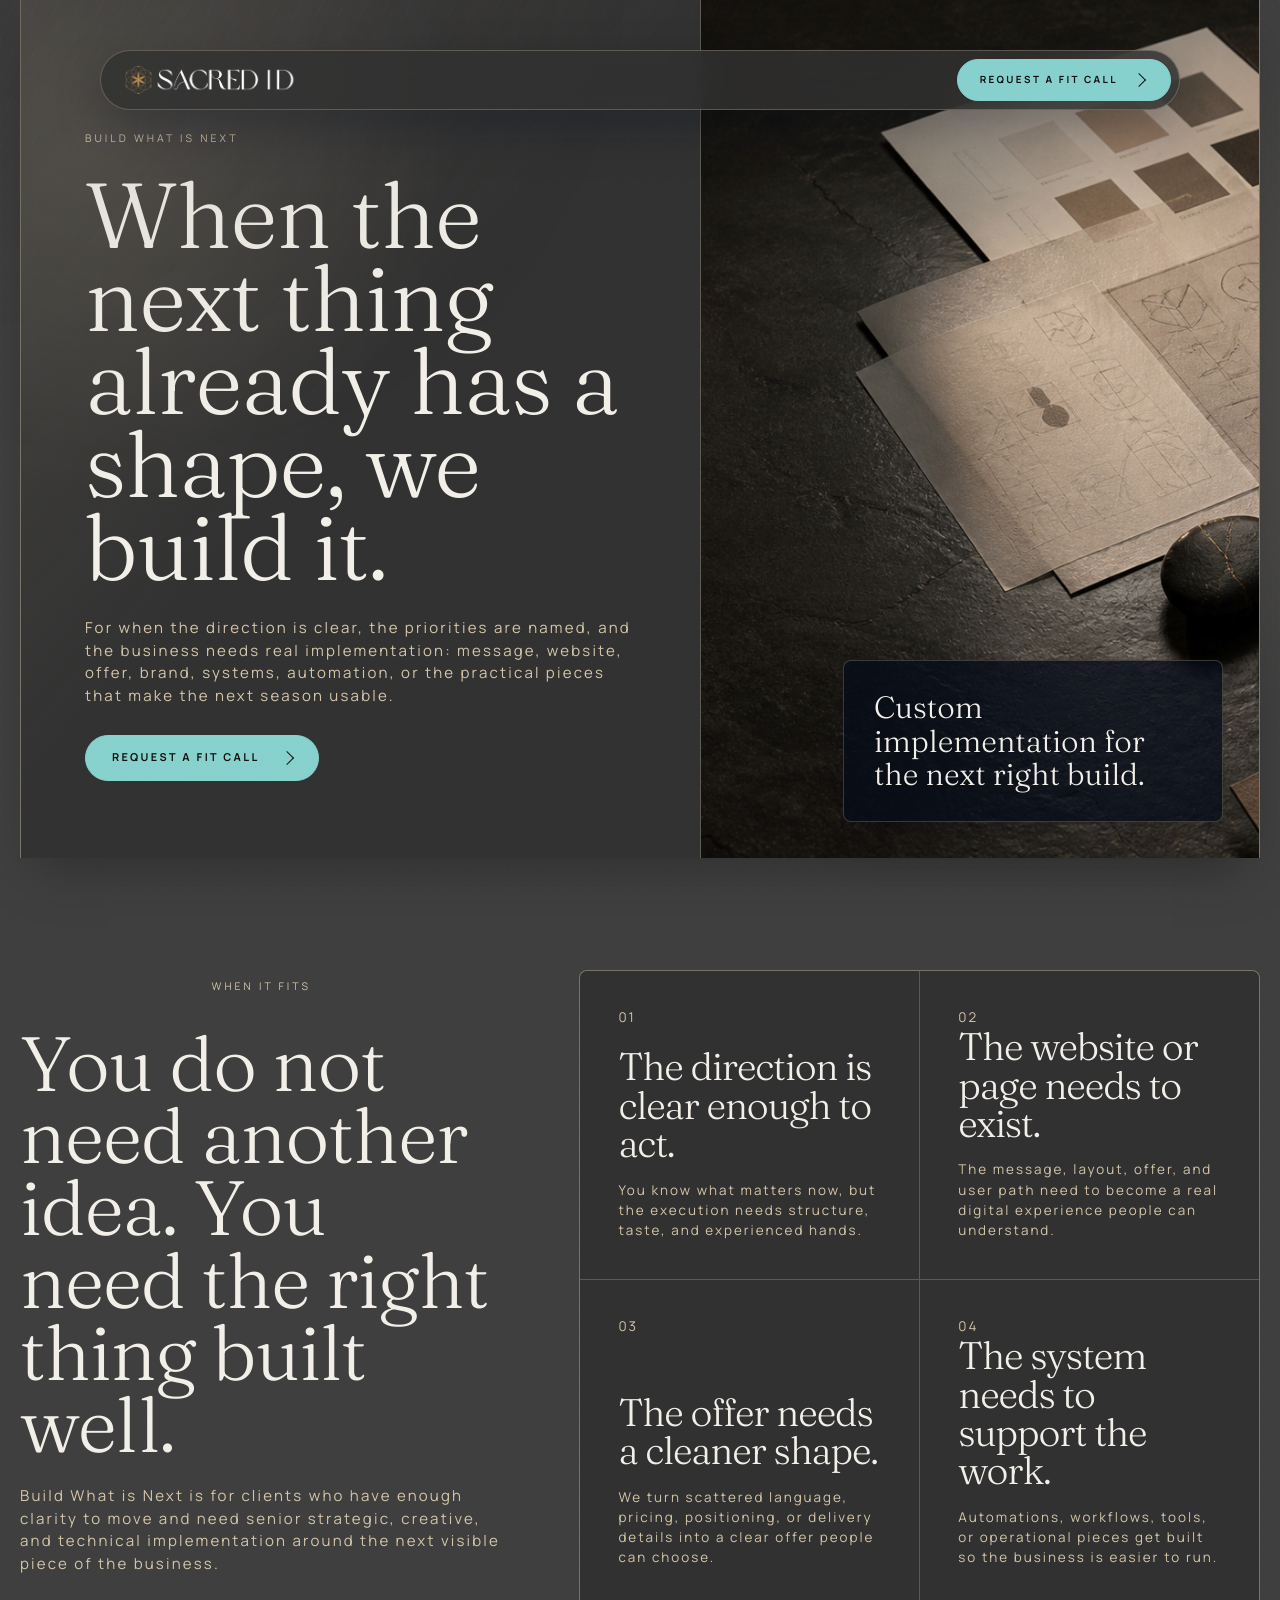
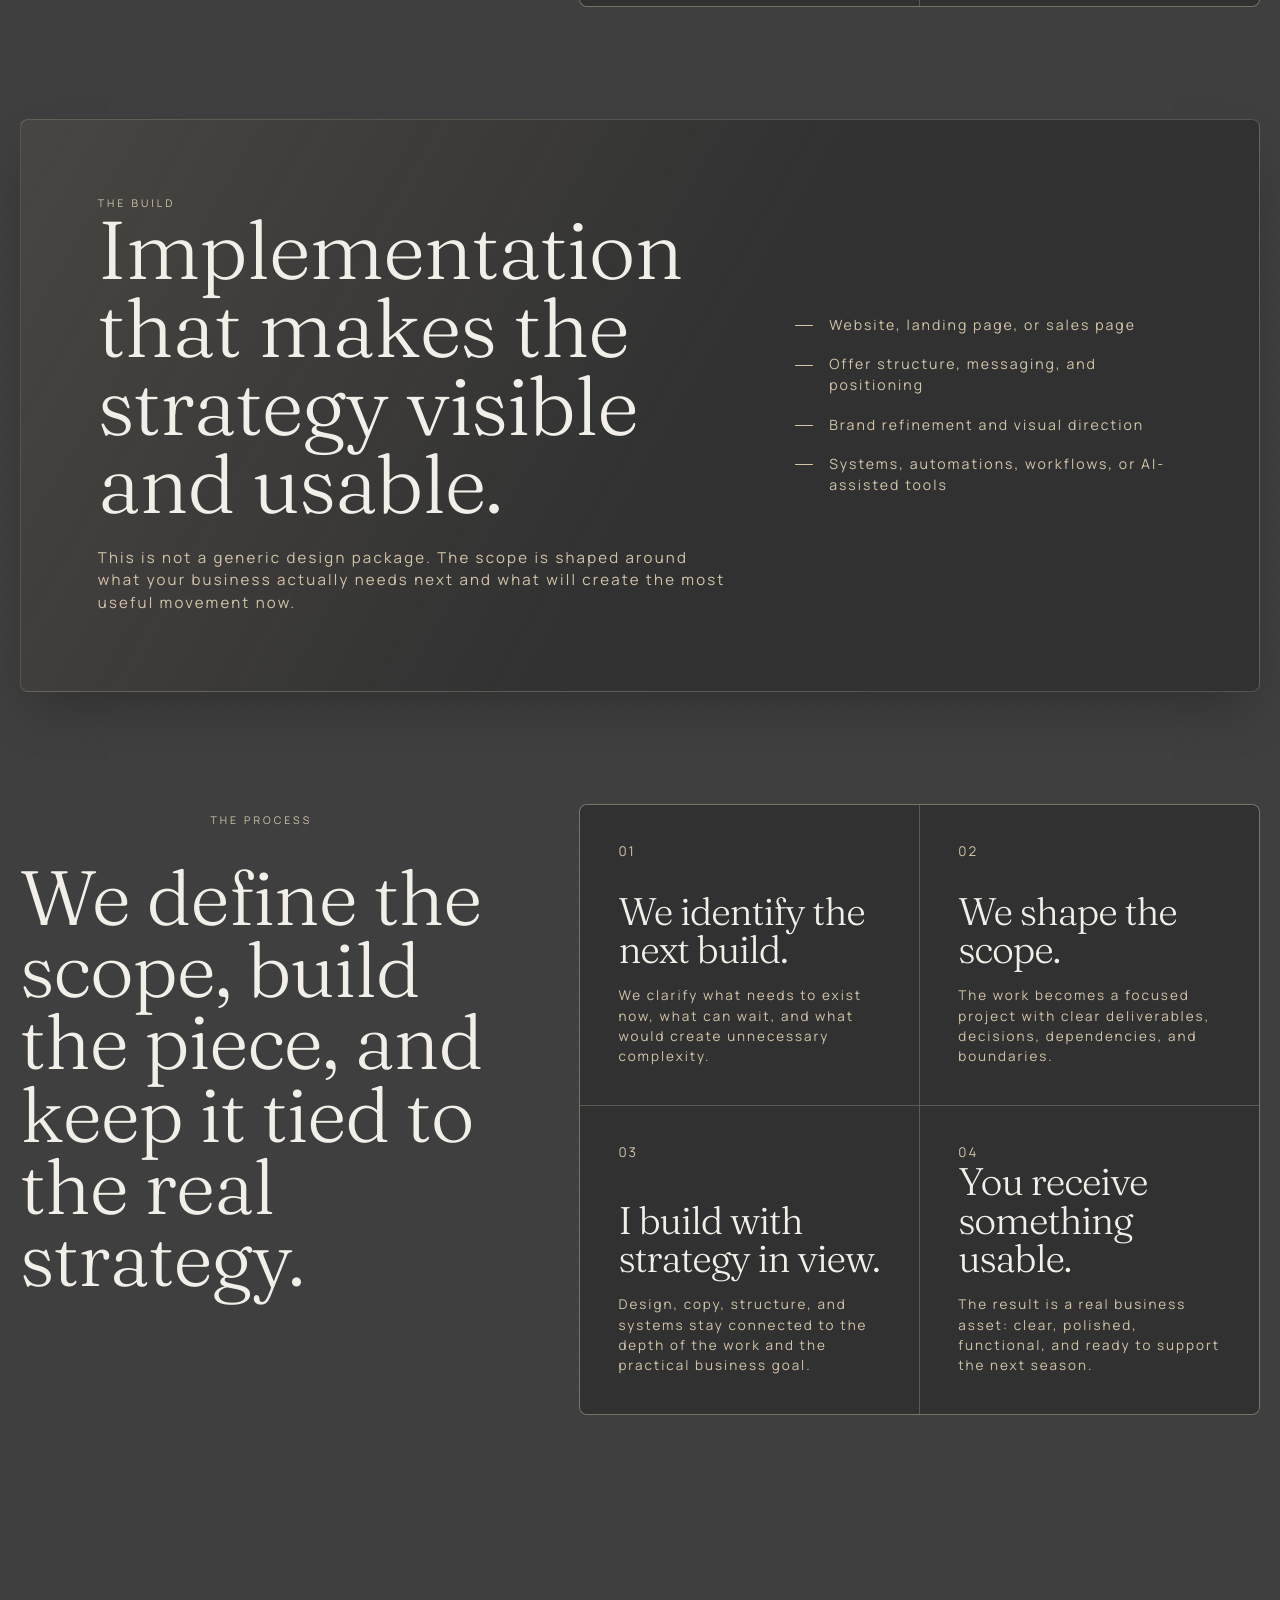
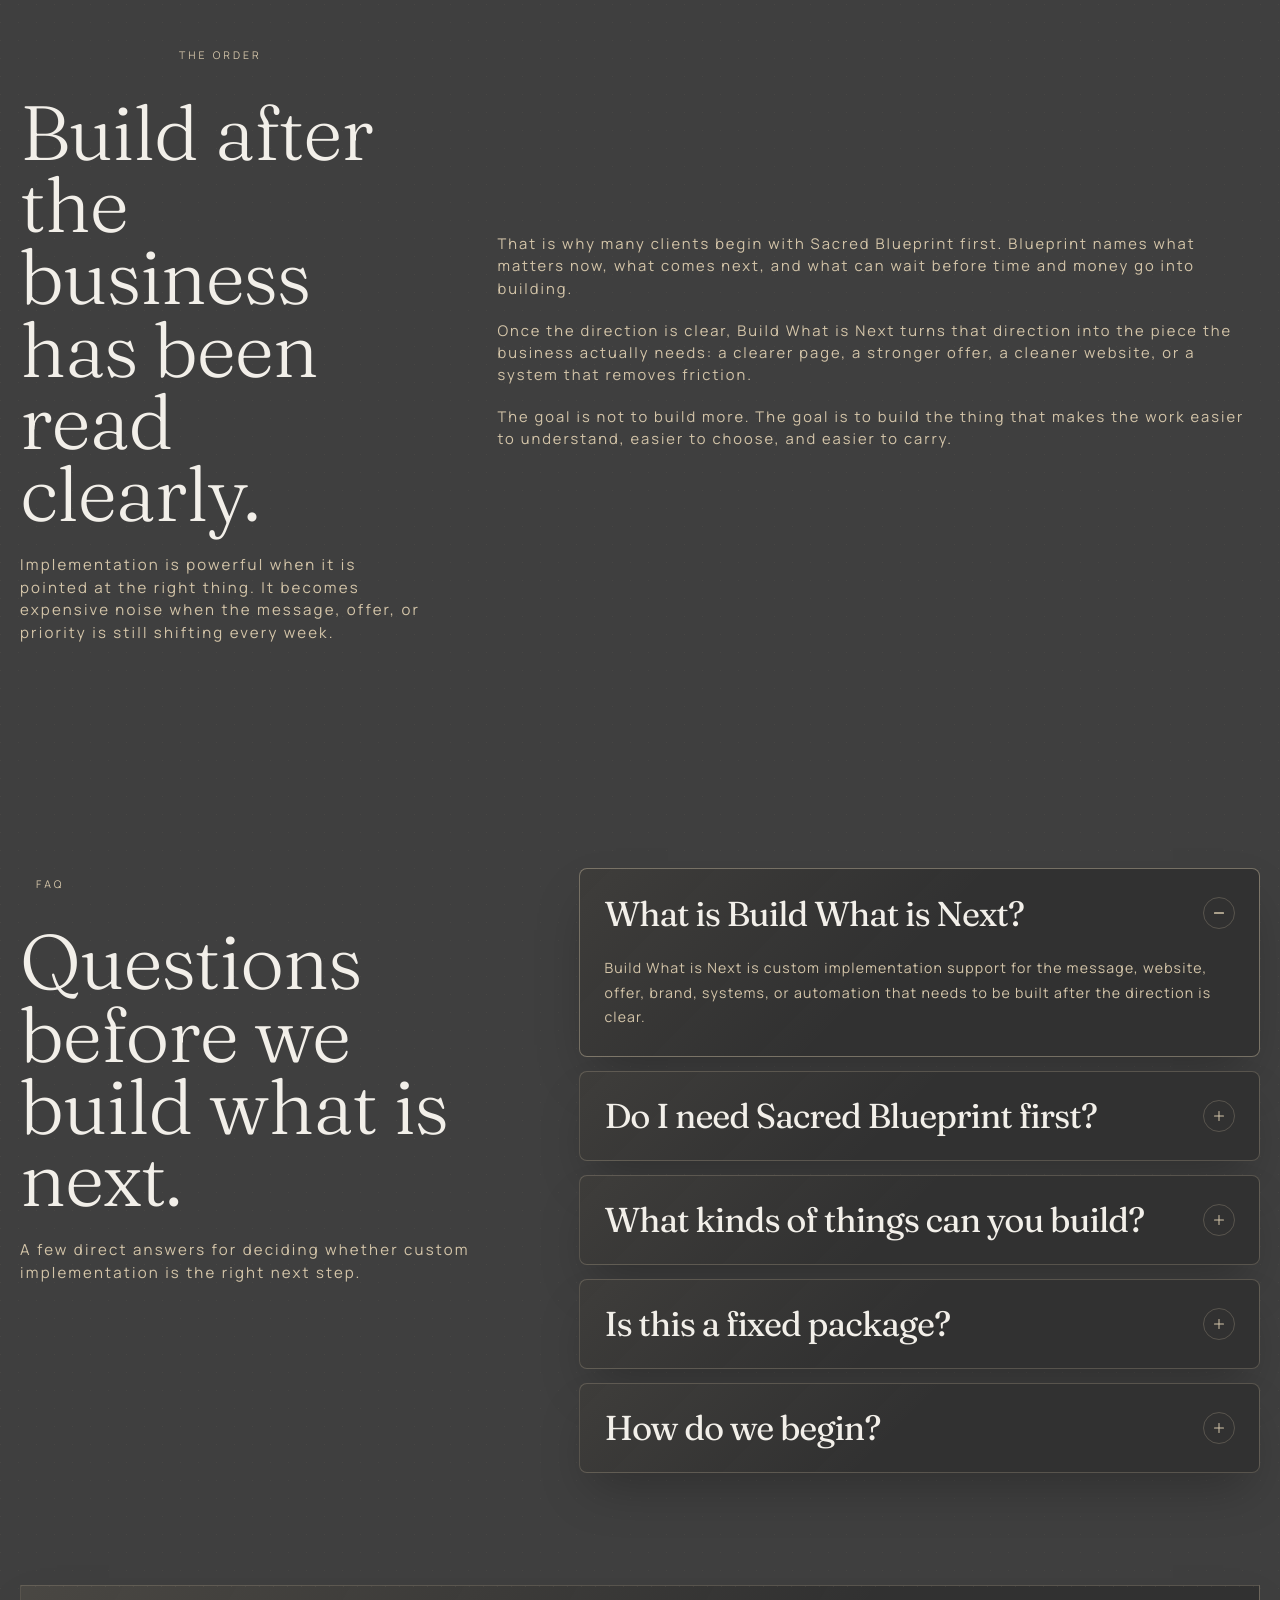
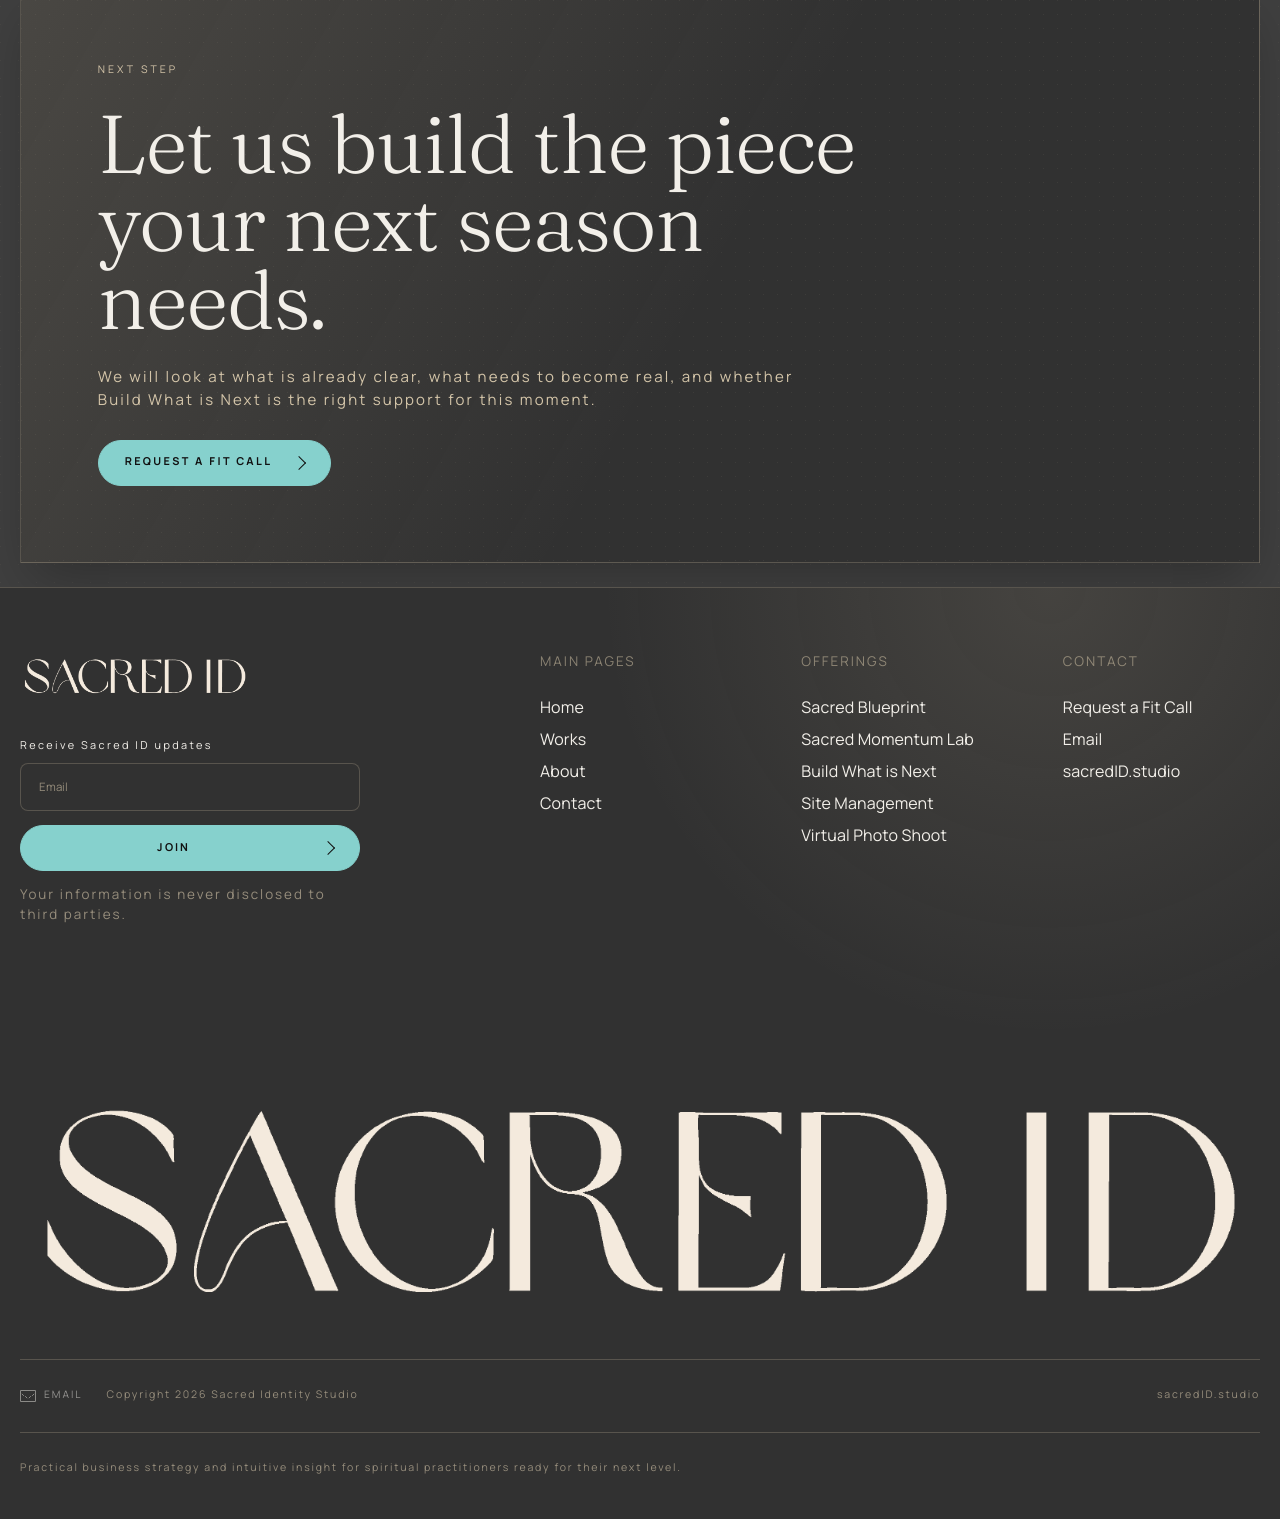
<file: build-what-is-next/index.html>
<!doctype html>
<html lang="en">
  <head>
    <meta charset="utf-8" />
    <meta name="viewport" content="width=device-width, initial-scale=1" />
    <link rel="icon" type="image/png" href="/favicon.png" />
    <link rel="apple-touch-icon" href="/favicon.png" />
    <script type="application/ld+json">
      {
        "@context": "https://schema.org",
        "@type": "Organization",
        "name": "Sacred Identity Studio",
        "alternateName": "Sacred ID",
        "url": "https://sacredidentitystudio.com/",
        "logo": "https://sacredidentitystudio.com/logo-horizontal.png",
        "email": "hello@sacredid.studio",
        "description": "Business strategy, brand clarity, and intuitive insight for spiritual practitioners.",
        "address": {
          "@type": "PostalAddress",
          "addressLocality": "Roseville",
          "addressRegion": "MN",
          "addressCountry": "US"
        },
        "areaServed": "Worldwide",
        "sameAs": [
          "https://www.facebook.com/profile.php?id=61557349605270",
          "https://www.instagram.com/sacredidstudio",
          "https://www.alignable.com/roseville-mn/sacred-id?user=16213085"
        ]
      }
    </script>
    <title>Build What is Next | Sacred Identity Studio</title>
    <meta
      name="description"
      content="Build What is Next is implementation support for spiritual practitioners who need the message, website, offer, brand, systems, or automation built after the direction is clear."
    />
    <link rel="canonical" href="https://sacredidentitystudio.com/build-what-is-next" />

    <meta property="og:type" content="website" />
    <meta property="og:site_name" content="Sacred Identity Studio" />
    <meta property="og:url" content="https://sacredidentitystudio.com/build-what-is-next" />
    <meta property="og:title" content="Build What is Next | Sacred Identity Studio" />
    <meta property="og:description" content="Build What is Next is implementation support for spiritual practitioners who need the message, website, offer, brand, systems, or automation built after the direction is clear." />
    <meta property="og:image" content="https://sacredidentitystudio.com/og.jpg" />
    <meta property="og:image:width" content="1200" />
    <meta property="og:image:height" content="630" />
    <meta property="og:image:alt" content="Sacred ID — strategy and intuition for spiritual practitioners." />

    <meta name="twitter:card" content="summary_large_image" />
    <meta name="twitter:title" content="Build What is Next | Sacred Identity Studio" />
    <meta name="twitter:description" content="Build What is Next is implementation support for spiritual practitioners who need the message, website, offer, brand, systems, or automation built after the direction is clear." />
    <meta name="twitter:image" content="https://sacredidentitystudio.com/og.jpg" />

    <script type="application/ld+json">
      {
        "@context": "https://schema.org",
        "@type": "FAQPage",
        "mainEntity": [
          {
            "@type": "Question",
            "name": "What is Build What is Next?",
            "acceptedAnswer": {
              "@type": "Answer",
              "text": "Build What is Next is implementation support for the message, website, offer, brand, systems, or automation that needs to be built after the direction is clear."
            }
          },
          {
            "@type": "Question",
            "name": "Do I need Sacred Blueprint first?",
            "acceptedAnswer": {
              "@type": "Answer",
              "text": "Most clients start with Sacred Blueprint first because implementation works best when the strategy, priorities, and order of operations are already clear."
            }
          },
          {
            "@type": "Question",
            "name": "What can be built?",
            "acceptedAnswer": {
              "@type": "Answer",
              "text": "The work may include messaging, a website, offer structure, brand refinement, landing pages, trade-show booth direction, systems, automations, or practical tools that make the business easier to run."
            }
          },
          {
            "@type": "Question",
            "name": "Is this a fixed package?",
            "acceptedAnswer": {
              "@type": "Answer",
              "text": "No. Build What is Next is custom implementation. The scope depends on what the business needs, what is already clear, and what will create the most useful movement now."
            }
          },
          {
            "@type": "Question",
            "name": "How do we begin?",
            "acceptedAnswer": {
              "@type": "Answer",
              "text": "We begin with a fit call to look at what needs to be built, whether the direction is clear enough, and whether implementation is the right next step."
            }
          }
        ]
      }
    </script>
    <style>
      @font-face {
        font-family: "Fraunces";
        src: url("/fraunces-300.ttf") format("truetype");
        font-style: normal;
        font-weight: 300;
        font-display: swap;
      }

      @font-face {
        font-family: "Fraunces";
        src: url("/fraunces-400.ttf") format("truetype");
        font-style: normal;
        font-weight: 400;
        font-display: swap;
      }

      @font-face {
        font-family: "Manrope";
        src: url("/manrope-400.ttf") format("truetype");
        font-style: normal;
        font-weight: 400;
        font-display: swap;
      }

      @font-face {
        font-family: "Manrope";
        src: url("/manrope-700.ttf") format("truetype");
        font-style: normal;
        font-weight: 700;
        font-display: swap;
      }

      :root {
        color-scheme: dark;
        --bg: #3f3f3f;
        --surface: #313131;
        --surface-2: #373737;
        --ink: #f2efe9;
        --muted: #d4c5a9;
        --primary: #d4c5a9;
        --on-primary: #111111;
        --button-bg: #86d1cd;
        --accent: #050b18;
        --line: rgba(212, 197, 169, 0.24);
        --grid: rgba(212, 197, 169, 0.2);
        --shadow: 0 25px 50px -12px rgba(0, 0, 0, 0.25);
        --ease-out: cubic-bezier(0.16, 1, 0.3, 1);
        --radius: 8px;
        --pill: 9999px;
        --max: 1240px;
        /* fixed nav: top offset + pill height + breathing room */
        --nav-clear: 138px;
      }

      * {
        box-sizing: border-box;
      }

      html {
        scroll-behavior: smooth;
      }

      body {
        margin: 0;
        background:
          radial-gradient(circle at 84% 6%, rgba(212, 197, 169, 0.14), transparent 24rem),
          linear-gradient(135deg, rgba(212, 197, 169, 0.06) 0 1px, transparent 1px 16px),
          var(--bg);
        background-size: auto, 18px 18px, auto;
        color: var(--ink);
        font-family: Manrope, ui-sans-serif, system-ui, sans-serif;
        font-size: 12px;
        font-weight: 400;
        letter-spacing: 1px;
        line-height: 1.5;
        text-rendering: geometricPrecision;
      }

      body::before {
        content: "";
        position: fixed;
        inset: 0;
        z-index: 20;
        pointer-events: none;
        opacity: 0.28;
        background-image:
          linear-gradient(115deg, transparent 0 47%, rgba(212, 197, 169, 0.1) 48% 49%, transparent 50%),
          radial-gradient(circle at 10% 0%, rgba(5, 11, 24, 0.42), transparent 32rem);
        background-size: 22px 22px, auto;
        mask-image: linear-gradient(to bottom, black, transparent 72%);
      }

      body::after {
        content: "";
        position: fixed;
        inset: 0;
        z-index: 21;
        pointer-events: none;
        opacity: 0.045;
        background-image: url("data:image/svg+xml,%3Csvg viewBox='0 0 200 200' xmlns='http://www.w3.org/2000/svg'%3E%3Cfilter id='noiseFilter'%3E%3CfeTurbulence type='fractalNoise' baseFrequency='0.65' numOctaves='3' stitchTiles='stitch'/%3E%3C/filter%3E%3Crect width='100%25' height='100%25' filter='url(%23noiseFilter)' opacity='1'/%3E%3C/svg%3E");
        background-size: 200px 200px;
        mix-blend-mode: overlay;
      }

      a {
        color: inherit;
        text-decoration: none;
      }

      a:focus-visible,
      button:focus-visible,
      input:focus-visible {
        outline: 2px solid rgba(212, 197, 169, 0.74);
        outline-offset: 4px;
      }

      img {
        display: block;
        max-width: 100%;
      }

      h1,
      h2,
      h3,
      p,
      blockquote {
        margin-top: 0;
      }

      h1,
      h2,
      h3,
      .display {
        font-family: Fraunces, Georgia, "Times New Roman", serif;
        font-weight: 300;
        letter-spacing: -1.1px;
      }

      p {
        color: var(--muted);
      }

      .page {
        overflow: hidden;
      }

      .nav {
        position: fixed;
        top: 50px;
        left: 0;
        right: 0;
        z-index: 40;
        min-height: 0;
        padding: 0;
        background: transparent;
        pointer-events: none;
        transition:
          opacity 260ms var(--ease-out),
          transform 260ms var(--ease-out);
        will-change: transform;
      }

      .nav.is-hidden {
        opacity: 0;
        transform: translateY(calc(-100% - 72px));
      }

      .nav.is-scrolled {
        min-height: 0;
        padding: 0;
      }

      .nav-inner {
        position: relative;
        width: min(1080px, calc(100% - 200px));
        min-height: 60px;
        margin: 0 auto;
        padding: 8px 8px 8px 20px;
        display: flex;
        align-items: center;
        justify-content: space-between;
        gap: 18px;
        border: 1px solid rgba(212, 197, 169, 0.28);
        border-radius: var(--pill);
        background: rgba(49, 49, 49, 0.82);
        box-shadow: 0 18px 48px rgba(5, 11, 24, 0.28);
        backdrop-filter: blur(18px);
        pointer-events: auto;
        transition:
          background-color 260ms var(--ease-out),
          border-color 260ms var(--ease-out),
          box-shadow 260ms var(--ease-out),
          min-height 260ms var(--ease-out);
      }

      .nav.is-scrolled .nav-inner {
        min-height: 60px;
        border-color: rgba(212, 197, 169, 0.28);
        background: rgba(49, 49, 49, 0.82);
        box-shadow: 0 18px 48px rgba(5, 11, 24, 0.28);
      }

      .brand {
        display: flex;
        align-items: center;
        width: clamp(130px, 14vw, 184px);
        flex: 0 0 auto;
      }

      .brand-logo {
        width: 100%;
        height: auto;
        transition: transform 260ms var(--ease-out), opacity 260ms var(--ease-out);
      }

      .brand:hover .brand-logo {
        opacity: 0.86;
        transform: translateY(-1px);
      }

      .nav-links {
        display: flex;
        align-items: center;
        gap: 4px;
        color: var(--muted);
        font-size: 0.66rem;
        text-transform: uppercase;
      }

      .nav-links a:not(.button) {
        min-height: 40px;
        display: inline-flex;
        align-items: center;
        padding: 12px 16px;
        border-radius: var(--pill);
        transition:
          background-color 180ms var(--ease-out),
          color 180ms var(--ease-out),
          transform 180ms var(--ease-out);
      }

      .nav-links a:hover,
      .nav-links a[aria-current="page"] {
        color: var(--ink);
      }

      .nav-links a:not(.button):hover,
      .nav-links a[aria-current="page"] {
        background: rgba(212, 197, 169, 0.1);
        transform: translateY(-1px);
      }

      .nav-links a.nav-mobile-only {
        display: none;
      }

      .nav-toggle {
        display: none;
        width: 42px;
        height: 42px;
        align-items: center;
        justify-content: center;
        border: 1px solid var(--line);
        border-radius: 50%;
        background: rgba(5, 11, 24, 0.18);
        color: var(--ink);
        cursor: pointer;
      }

      .nav-toggle span {
        position: absolute;
        width: 16px;
        height: 1px;
        background: currentColor;
        transition:
          transform 220ms var(--ease-out),
          opacity 220ms var(--ease-out);
      }

      .nav-toggle span:first-child {
        transform: translateY(-4px);
      }

      .nav-toggle span:last-child {
        transform: translateY(4px);
      }

      .nav.is-open .nav-toggle span:first-child {
        transform: rotate(45deg);
      }

      .nav.is-open .nav-toggle span:last-child {
        transform: rotate(-45deg);
      }

      .button {
        position: relative;
        display: inline-flex;
        align-items: center;
        justify-content: center;
        gap: 8px;
        min-height: 46px;
        padding: 12px 52px 12px 32px;
        border: 1.5px solid var(--button-bg);
        border-radius: var(--pill);
        background: var(--button-bg);
        color: var(--on-primary);
        font-family: Manrope, ui-sans-serif, system-ui, sans-serif;
        font-size: 0.68rem;
        font-weight: 700;
        letter-spacing: 2.4px;
        line-height: 1;
        text-transform: uppercase;
        white-space: nowrap;
        overflow: hidden;
        transition:
          transform 180ms var(--ease-out),
          border-color 600ms var(--ease-out),
          border-radius 600ms var(--ease-out),
          color 600ms var(--ease-out);
      }

      .button::before,
      .button::after {
        content: "";
        position: absolute;
        z-index: 3;
        top: 50%;
        width: 9px;
        height: 9px;
        border-top: 1.5px solid currentColor;
        border-right: 1.5px solid currentColor;
        transition:
          transform 640ms var(--ease-out),
          opacity 640ms var(--ease-out);
      }

      .button::before {
        left: 18px;
        opacity: 0;
        transform: translate(-48px, -50%) rotate(45deg);
      }

      .button::after {
        right: 26px;
        opacity: 1;
        transform: translate(0, -50%) rotate(45deg);
      }

      .button > span:not(.button-fill) {
        position: relative;
        z-index: 2;
        transform: translateX(-6px);
        transition: transform 640ms var(--ease-out);
      }

      .button .button-fill {
        position: absolute;
        z-index: 1;
        top: 50%;
        left: 50%;
        width: 360px;
        height: 360px;
        border-radius: 50%;
        background: var(--accent);
        opacity: 0;
        transform: translate(-50%, -50%) scale(0.045);
        transition:
          transform 640ms var(--ease-out),
          opacity 640ms var(--ease-out);
      }

      .button:hover {
        color: var(--ink);
        border-color: transparent;
        border-radius: 12px;
        transform: translateY(-1px);
      }

      .button:hover::before {
        opacity: 1;
        transform: translate(0, -50%) rotate(45deg);
      }

      .button:hover::after {
        opacity: 0;
        transform: translate(48px, -50%) rotate(45deg);
      }

      .button:hover > span:not(.button-fill) {
        transform: translateX(8px);
      }

      .button:hover .button-fill {
        opacity: 1;
        transform: translate(-50%, -50%) scale(1);
      }

      .button:active {
        transform: translateY(1px) scale(0.95);
      }

      .nav-links .button {
        min-height: 42px;
        padding: 12px 46px 12px 28px;
        font-size: 0.62rem;
      }

      .section {
        width: min(var(--max), calc(100% - 40px));
        margin: 0 auto;
        padding: 112px 0;
      }

      .eyebrow,
      .pill,
      .card-label {
        margin: 0;
        color: var(--primary);
        font-size: 0.66rem;
        letter-spacing: 3px;
        line-height: 1.35;
        text-transform: uppercase;
      }

      .pill {
        display: inline-flex;
        align-items: center;
        justify-content: center;
        min-height: 34px;
        padding: 9px 16px;
        border-radius: var(--pill);
      }

      .lead {
        max-width: 720px;
        margin-bottom: 0;
        color: var(--muted);
        font-size: 0.94rem;
        font-weight: 400;
        letter-spacing: 2.2px;
      }

      .momentum-hero {
        width: min(1500px, calc(100% - 40px));
        min-height: calc(100dvh - 72px);
        margin: 0 auto;
        display: grid;
        grid-template-columns: minmax(0, 0.95fr) minmax(320px, 0.78fr);
        gap: 1px;
        border-left: 1px solid var(--line);
        border-right: 1px solid var(--line);
        background: var(--grid);
        box-shadow: var(--shadow);
      }

      .momentum-copy,
      .momentum-image {
        min-height: calc(100dvh - 72px);
      }

      .momentum-copy {
        padding: clamp(132px, 10vw, 174px) clamp(36px, 5vw, 84px) clamp(48px, 6vw, 86px);
        display: grid;
        align-content: center;
        align-content: safe center;
        gap: 28px;
        background:
          radial-gradient(circle at 12% 16%, rgba(212, 197, 169, 0.14), transparent 22rem),
          linear-gradient(130deg, rgba(212, 197, 169, 0.12), transparent 48%),
          var(--surface);
      }

      .momentum-copy h1 {
        max-width: 870px;
        margin-bottom: 0;
        font-size: clamp(3.8rem, 7.2vw, 8.1rem);
        line-height: 0.9;
      }

      .momentum-image {
        position: relative;
        background: url("/momentum-lab-table.png") center / cover;
      }



      .build-page .momentum-image {
        background-image: url("/build-option-2-brand-system-materials.png");
      }

      .momentum-image-card {
        position: absolute;
        right: clamp(18px, 3vw, 36px);
        bottom: clamp(18px, 3vw, 36px);
        width: min(380px, calc(100% - 36px));
        padding: clamp(20px, 3vw, 30px);
        border: 1px solid var(--line);
        border-radius: var(--radius);
        background: rgba(5, 11, 24, 0.76);
        box-shadow: var(--shadow);
      }

      .momentum-image-card p {
        margin: 0;
        color: var(--ink);
        font-family: Fraunces, Georgia, "Times New Roman", serif;
        font-size: clamp(1.45rem, 2.4vw, 2.15rem);
        font-weight: 300;
        line-height: 1.08;
        letter-spacing: 0;
      }

      .momentum-grid {
        display: grid;
        grid-template-columns: minmax(280px, 0.78fr) minmax(0, 1.1fr);
        gap: clamp(36px, 6vw, 92px);
        align-items: start;
      }

      .momentum-cards {
        display: grid;
        grid-template-columns: repeat(2, minmax(0, 1fr));
        gap: 1px;
        border: 1px solid var(--line);
        border-radius: var(--radius);
        background: var(--grid);
        overflow: hidden;
      }

      .momentum-card {
        min-height: 300px;
        padding: clamp(24px, 3vw, 38px);
        background: var(--surface);
        display: flex;
        flex-direction: column;
        justify-content: space-between;
      }

      .momentum-card h3 {
        margin-bottom: 18px;
        font-size: clamp(1.8rem, 3vw, 3rem);
        line-height: 1;
      }

      .momentum-card p {
        margin-bottom: 0;
        color: var(--muted);
        font-size: 0.84rem;
        letter-spacing: 2px;
      }

      .momentum-panel {
        width: min(1280px, calc(100% - 40px));
        margin: 0 auto;
        padding: clamp(36px, 6vw, 80px);
        border: 1px solid var(--line);
        border-radius: var(--radius);
        background:
          linear-gradient(120deg, rgba(212, 197, 169, 0.14), transparent 55%),
          var(--surface);
        display: grid;
        grid-template-columns: minmax(0, 0.9fr) minmax(260px, 0.55fr);
        gap: clamp(32px, 5vw, 72px);
        align-items: center;
        box-shadow: var(--shadow);
      }

      .momentum-panel h2 {
        max-width: 760px;
        margin-bottom: 24px;
        font-size: clamp(3.2rem, 6.4vw, 6.6rem);
        line-height: 0.95;
      }

      .momentum-list {
        margin: 0;
        padding: 0;
        list-style: none;
        display: grid;
        gap: 18px;
      }

      .momentum-list li {
        padding-left: 34px;
        position: relative;
        color: var(--muted);
        font-size: 0.88rem;
        letter-spacing: 2px;
      }

      .momentum-list li::before {
        content: "";
        position: absolute;
        left: 0;
        top: 0.72em;
        width: 18px;
        height: 1px;
        background: var(--primary);
      }

      .momentum-actions {
        display: flex;
        gap: 14px;
        flex-wrap: wrap;
      }

      .momentum-actions .secondary {
        background: transparent;
        color: var(--primary);
      }

      .momentum-actions .secondary .button-fill {
        background: var(--primary);
      }

      .momentum-actions .secondary:hover {
        color: var(--on-primary);
      }

      .about-hero {
        width: min(1500px, calc(100% - 40px));
        min-height: calc(100dvh - 72px);
        margin: 0 auto;
        display: grid;
        grid-template-columns: minmax(0, 1fr) minmax(320px, 0.76fr);
        gap: 1px;
        background: var(--grid);
        border-left: 1px solid var(--line);
        border-right: 1px solid var(--line);
        box-shadow: var(--shadow);
      }

      .about-hero-copy,
      .about-hero-image {
        min-height: calc(100dvh - 72px);
      }

      .about-hero-copy {
        padding: max(clamp(104px, 8vw, 132px), var(--nav-clear)) clamp(36px, 5vw, 80px)
          clamp(36px, 5vw, 80px);
        display: grid;
        align-content: center;
        align-content: safe center;
        gap: 28px;
        background:
          linear-gradient(130deg, rgba(212, 197, 169, 0.12), transparent 48%),
          var(--surface);
      }

      .about-hero h1 {
        max-width: 820px;
        margin-bottom: 0;
        font-size: clamp(3.6rem, 6.2vw, 7.4rem);
        line-height: 0.9;
      }

      .about-hero-image {
        position: relative;
        background: url("/matt-laptop-wall.png") center / cover;
      }

      .quote-card {
        align-self: end;
        max-width: 520px;
        padding: clamp(22px, 3vw, 34px);
        border: 1px solid var(--line);
        border-radius: var(--radius);
        background: rgba(5, 11, 24, 0.72);
        box-shadow: var(--shadow);
      }

      .quote-card blockquote {
        margin-bottom: 14px;
        color: var(--ink);
        font-family: Fraunces, Georgia, "Times New Roman", serif;
        font-size: clamp(1.55rem, 2.8vw, 2.6rem);
        font-weight: 300;
        line-height: 1.08;
        letter-spacing: 0;
      }

      .quote-card p {
        margin-bottom: 0;
        font-size: 0.62rem;
        letter-spacing: 2.2px;
        text-transform: uppercase;
      }

      .story-grid {
        display: grid;
        grid-template-columns: minmax(280px, 0.62fr) minmax(0, 1.18fr);
        gap: clamp(36px, 6vw, 92px);
        align-items: center;
      }

      .sticky-heading {
        position: sticky;
        top: 104px;
        display: grid;
        gap: 24px;
      }

      .sticky-heading h2,
      .full-heading h2 {
        max-width: 720px;
        margin-bottom: 0;
        font-size: clamp(3rem, 6vw, 6.2rem);
        line-height: 0.94;
      }

      .copy-stack {
        display: grid;
        gap: 20px;
      }

      .copy-stack p {
        margin: 0;
        max-width: 760px;
        font-size: 0.92rem;
        letter-spacing: 2px;
      }

      .belief-grid,
      .lens-grid {
        display: grid;
        grid-template-columns: repeat(3, minmax(0, 1fr));
        gap: 1px;
        background: var(--grid);
        border: 1px solid var(--line);
      }

      .lens-grid {
        grid-template-columns: repeat(2, minmax(0, 1fr));
        grid-auto-rows: 1fr;
        gap: 1px;
        border-radius: var(--radius);
        overflow: hidden;
      }

      .belief-grid-wrap {
        margin-top: 48px;
      }

      .belief-card,
      .lens-card {
        min-height: 300px;
        padding: clamp(24px, 3vw, 38px);
        border-radius: var(--radius);
        background: var(--surface);
        display: flex;
        flex-direction: column;
        justify-content: space-between;
      }

      .lens-card {
        min-height: 300px;
        border-radius: 0;
      }

      .belief-card h3,
      .lens-card h3 {
        margin-bottom: 18px;
        font-size: clamp(1.8rem, 3vw, 3.15rem);
        line-height: 1;
      }

      .belief-card p,
      .lens-card p {
        margin-bottom: 0;
        font-size: 0.84rem;
        letter-spacing: 2px;
      }

      .feature-panel {
        display: grid;
        grid-template-columns: minmax(0, 0.84fr) minmax(300px, 0.76fr);
        gap: 1px;
        padding-top: 0;
        padding-bottom: 0;
        border: 1px solid var(--line);
        background: var(--grid);
      }

      .feature-image {
        min-height: 620px;
        background: url("/matt-window-smile.png") center / cover;
        filter: saturate(0.72) contrast(1.08) brightness(0.84);
      }

      .feature-copy {
        padding: clamp(30px, 5vw, 72px);
        background: var(--surface);
        display: grid;
        align-content: center;
        align-content: safe center;
        gap: 26px;
      }

      .feature-copy h2 {
        margin-bottom: 0;
        font-size: clamp(3rem, 5.6vw, 5.8rem);
        line-height: 0.94;
      }

      .full-heading {
        display: grid;
        justify-items: center;
        gap: 22px;
        text-align: center;
      }

      .full-heading .lead {
        margin: 0 auto;
      }

      .faq-heading {
        max-width: 460px;
        display: flex;
        flex-direction: column;
        align-items: flex-start;
        gap: 24px;
      }

      .faq-heading .lead {
        margin-bottom: 0;
      }

      .faq-list {
        display: grid;
        gap: 14px;
      }

      .faq-item {
        border: 1px solid var(--line);
        border-radius: var(--radius);
        background:
          linear-gradient(135deg, rgba(212, 197, 169, 0.08), transparent 48%),
          var(--surface);
        box-shadow: var(--shadow);
        overflow: hidden;
        transition:
          border-color 220ms var(--ease-out),
          background-color 220ms var(--ease-out);
      }

      .faq-item[open] {
        border-color: rgba(212, 197, 169, 0.42);
      }

      .faq-item summary {
        min-height: 88px;
        padding: 24px;
        display: flex;
        align-items: center;
        justify-content: space-between;
        gap: 28px;
        list-style: none;
        cursor: pointer;
      }

      .faq-item summary::-webkit-details-marker {
        display: none;
      }

      .faq-question {
        color: var(--ink);
        font-family: Fraunces, Georgia, "Times New Roman", serif;
        font-size: clamp(1.55rem, 2.7vw, 2.75rem);
        font-weight: 400;
        line-height: 1.02;
        letter-spacing: -0.03em;
      }

      .faq-icon {
        position: relative;
        flex: 0 0 32px;
        width: 32px;
        height: 32px;
        border: 1px solid var(--line);
        border-radius: var(--pill);
      }

      .faq-icon::before,
      .faq-icon::after {
        content: "";
        position: absolute;
        top: 50%;
        left: 50%;
        width: 10px;
        height: 1px;
        border-radius: 1px;
        background: var(--primary);
        transform: translate(-50%, -50%);
        transition: transform 220ms var(--ease-out);
      }

      .faq-icon::after {
        transform: translate(-50%, -50%) rotate(90deg);
      }

      .faq-item[open] .faq-icon::after {
        transform: translate(-50%, -50%) rotate(0deg);
      }

      .faq-answer {
        max-width: 720px;
        padding: 0 24px 26px;
        color: rgba(242, 239, 233, 0.74);
        font-size: 0.88rem;
        line-height: 1.72;
        letter-spacing: 1.2px;
      }

      .faq-answer p {
        margin-bottom: 0;
      }

      .closing {
        width: min(1280px, calc(100% - 40px));
        margin: 0 auto 24px;
        padding: clamp(36px, 6vw, 80px);
        border: 1px solid var(--line);
        background:
          linear-gradient(120deg, rgba(212, 197, 169, 0.15), transparent 55%),
          linear-gradient(135deg, rgba(212, 197, 169, 0.08) 0 1px, transparent 1px 13px),
          var(--surface);
        background-size: auto, 14px 14px, auto;
        display: grid;
        gap: 28px;
        box-shadow: var(--shadow);
      }

      .closing h2 {
        max-width: 820px;
        margin-bottom: 0;
        font-size: clamp(3.2rem, 6.4vw, 6.6rem);
        line-height: 0.95;
      }

      .closing .button {
        justify-self: start;
        width: fit-content;
      }

      .footer {
        position: relative;
        width: 100%;
        margin: 0 auto;
        padding: 64px 0 32px;
        border-top: 1px solid var(--line);
        background:
          radial-gradient(circle at 82% 0%, rgba(212, 197, 169, 0.12), transparent 28rem),
          var(--surface);
        overflow: hidden;
      }

      .footer-shell {
        width: min(var(--max), calc(100% - 40px));
        margin: 0 auto;
      }

      .footer-halves {
        display: grid;
        grid-template-columns: minmax(280px, 0.55fr) minmax(0, 1fr);
        gap: clamp(44px, 7vw, 96px);
        align-items: start;
      }

      .footer-left {
        display: grid;
        gap: 40px;
      }

      .footer-logo-small {
        width: min(230px, 70vw);
        height: auto;
        filter: brightness(0) invert(94%) sepia(8%) saturate(325%) hue-rotate(351deg) brightness(101%) contrast(91%);
      }

      .footer p {
        font-size: 0.84rem;
        letter-spacing: 2px;
      }

      .footer-right {
        display: grid;
        grid-template-columns: repeat(3, minmax(120px, 1fr));
        gap: clamp(30px, 5vw, 72px);
        justify-self: end;
        width: min(720px, 100%);
      }

      .footer-column {
        display: grid;
        gap: 24px;
        align-content: start;
      }

      .footer-column-title {
        margin: 0;
        color: rgba(212, 197, 169, 0.54);
        font-size: 0.62rem;
        letter-spacing: 2.4px;
        text-transform: uppercase;
      }

      .footer-links-column {
        display: grid;
        gap: 12px;
      }

      .footer-link {
        color: var(--ink);
        font-size: clamp(1rem, 1vw, 1rem);
        font-weight: 400;
        letter-spacing: 0.01em;
        line-height: 1.25;
        transition: color 180ms ease;
      }

      .footer-link:hover {
        color: var(--primary);
      }

      .footer-logo-big {
        width: 100%;
        height: auto;
        margin: clamp(56px, 9vw, 100px) 0 40px;
        filter: brightness(0) invert(94%) sepia(8%) saturate(325%) hue-rotate(351deg) brightness(101%) contrast(91%);
      }

      .footer-bottom-tile {
        border-top: 1px solid var(--line);
        border-bottom: 1px solid var(--line);
        padding: 28px 0;
      }

      .footer-bottom-wrap {
        display: flex;
        align-items: center;
        justify-content: space-between;
        gap: 24px;
        flex-wrap: wrap;
      }

      .footer-last-block,
      .footer-rights-wrap,
      .footer-social-wrap {
        display: flex;
        align-items: center;
        gap: 24px;
        flex-wrap: wrap;
      }

      .footer-social-wrap {
        gap: 14px;
      }

      .social-link {
        display: inline-flex;
        align-items: center;
        gap: 8px;
        color: rgba(242, 239, 233, 0.52);
        font-size: 0.64rem;
        letter-spacing: 2px;
        text-transform: uppercase;
        transition: color 180ms ease;
      }

      .social-link.mail-link::before {
        content: "";
        width: 14px;
        height: 10px;
        border: 1px solid currentColor;
        border-radius: 1px;
        background:
          linear-gradient(35deg, transparent 47%, currentColor 49% 51%, transparent 53%) left / 50% 100% no-repeat,
          linear-gradient(145deg, transparent 47%, currentColor 49% 51%, transparent 53%) right / 50% 100% no-repeat;
        opacity: 0.9;
      }

      .social-link:hover {
        color: var(--ink);
      }

      .footer-bottom-message {
        padding-top: 28px;
      }

      .footer-bottom-message p,
      .footer-note,
      .footer-bottom-wrap {
        color: rgba(212, 197, 169, 0.62);
        font-size: 0.66rem;
        letter-spacing: 1.8px;
      }

      .field {
        display: grid;
        gap: 8px;
      }

      .field label {
        color: var(--ink);
        font-size: 0.68rem;
        letter-spacing: 2.4px;
      }

      .reveal {
        opacity: 0;
        transform: translateY(22px);
        transition:
          opacity 700ms var(--ease-out),
          transform 700ms var(--ease-out);
      }

      .reveal.visible {
        opacity: 1;
        transform: translateY(0);
      }

      @media (prefers-reduced-motion: reduce) {
        html {
          scroll-behavior: auto;
        }

        *,
        *::before,
        *::after {
          animation-duration: 0.01ms !important;
          animation-iteration-count: 1 !important;
          scroll-behavior: auto !important;
          transition-duration: 0.01ms !important;
        }

        .reveal {
          opacity: 1;
          transform: none;
        }
      }

      @media (max-width: 1000px) {
        .nav-inner {
          width: min(100% - 112px, var(--max));
        }

        .section,
        .about-hero,
        .momentum-hero,
        .momentum-panel,
        .closing,
        .footer-shell {
          width: min(100% - 32px, var(--max));
        }

        .about-hero,
        .momentum-hero,
        .momentum-grid,
        .momentum-panel,
        .story-grid,
        .feature-panel {
          grid-template-columns: 1fr;
        }

        .about-hero-copy,
        .momentum-copy,
        .about-hero-image {
          min-height: auto;
        }

        .momentum-image,
        .about-hero-image,
        .feature-image {
          min-height: 520px;
        }

        .sticky-heading {
          position: relative;
          top: auto;
        }

        .faq-heading {
          max-width: none;
        }

        .belief-grid,
        .lens-grid {
          grid-template-columns: 1fr;
        }

        .lens-card:first-child {
          grid-row: auto;
        }
      }

      @media (max-width: 680px) {
        :root {
          --nav-clear: 100px;
        }

        body {
          letter-spacing: 2.2px;
        }

        .nav {
          top: 18px;
          min-height: 0;
          padding: 0;
        }

        .nav-inner {
          width: min(calc(100% - 72px), 1040px);
          min-height: 54px;
          padding: 7px 7px 7px 14px;
        }

        .brand {
          width: 124px;
        }

        .nav-toggle {
          position: relative;
          display: inline-flex;
          flex: 0 0 auto;
        }

        .nav-links {
          position: absolute;
          top: calc(100% + 10px);
          left: 0;
          right: 0;
          display: grid;
          gap: 6px;
          padding: 10px;
          border: 1px solid rgba(212, 197, 169, 0.28);
          border-radius: 22px;
          background: rgba(37, 37, 37, 0.96);
          box-shadow: var(--shadow);
          opacity: 0;
          visibility: hidden;
          transform: translateY(-8px);
          pointer-events: none;
          transition:
            opacity 220ms var(--ease-out),
            visibility 220ms var(--ease-out),
            transform 220ms var(--ease-out);
        }

        .nav.is-open .nav-links {
          opacity: 1;
          visibility: visible;
          transform: translateY(0);
          pointer-events: auto;
        }

        .nav-links a.nav-mobile-only {
          display: inline-flex;
        }

        .nav-links a:not(.button),
        .nav-links .button {
          width: 100%;
          justify-content: center;
        }

        .button {
          min-height: 43px;
          padding: 0 14px;
          font-size: 0.62rem;
          letter-spacing: 1.8px;
        }

        .nav-links .button {
          padding: 12px 46px 12px 28px;
        }

        .section {
          padding: 78px 0;
        }

        .about-hero-copy,
        .momentum-copy,
        .feature-copy {
          padding: 32px 20px;
        }

        .momentum-copy,
        .about-hero-copy {
          padding-top: 96px;
        }

        .momentum-copy h1,
        .momentum-panel h2,
        .about-hero h1 {
          font-size: clamp(3rem, 15vw, 4.8rem);
          line-height: 0.92;
        }

        .momentum-cards {
          grid-template-columns: 1fr;
        }

        .faq-item summary {
          min-height: 76px;
          padding: 20px;
          gap: 18px;
        }

        .faq-answer {
          padding: 0 20px 22px;
        }

        .momentum-image,
        .about-hero-image,
        .feature-image {
          min-height: 390px;
        }
      }
      /* Shared homepage footer overrides */

      .signup {
        display: grid;
        gap: 14px;
        max-width: 340px;
      }

      .form-status {
        min-height: 1.4em;
        margin: 0;
        color: var(--muted);
        font-size: 0.68rem;
        opacity: 0;
        transform: translateY(4px);
        transition:
          opacity 260ms var(--ease-out),
          transform 260ms var(--ease-out);
      }

      .signup.is-complete .form-status {
        opacity: 1;
        transform: translateY(0);
      }

      .signup.is-complete .button {
        transform: translateY(-1px);
      }

      input {
        width: 100%;
        min-height: 48px;
        border: 1px solid var(--line);
        border-radius: var(--radius);
        background: var(--surface);
        color: var(--ink);
        padding: 0 18px;
        font: inherit;
        font-size: 0.72rem;
      }

      input::placeholder {
        color: rgba(212, 197, 169, 0.62);
        opacity: 1;
      }

      input:focus {
        border-color: rgba(212, 197, 169, 0.58);
        outline: none;
      }

      @media (max-width: 1000px) {
        .footer-shell {
          width: min(100% - 32px, var(--max));
        }

        .footer-halves {
          grid-template-columns: 1fr;
        }

        .footer-right {
          justify-self: stretch;
          grid-template-columns: repeat(3, minmax(0, 1fr));
          width: 100%;
        }
      }

      @media (max-width: 700px) {
        .footer {
          padding: 48px 0 24px;
        }

        .footer-left {
          gap: 32px;
        }

        .footer-right {
          grid-template-columns: 1fr;
          gap: 34px;
        }

        .footer-column {
          gap: 16px;
        }

        .footer-logo-big {
          margin-top: 56px;
          margin-bottom: 28px;
        }

        .footer-bottom-tile {
          padding: 24px 0;
        }

        .footer-bottom-wrap,
        .footer-last-block,
        .footer-rights-wrap {
          align-items: flex-start;
          flex-direction: column;
        }
      }

    </style>
  </head>
  <body class="build-page">
    <div id="top" class="page">
      <nav class="nav" aria-label="Primary navigation">
        <div class="nav-inner">
          <a aria-label='Sacred ID home' class='brand' href='/'>
            <img class="brand-logo" src="/logo-horizontal.png" alt="Sacred ID" width="375" height="60" />
          </a>
          <div class="nav-links">
            <a class='nav-mobile-only' href='/'>Home</a>
            <a class='nav-mobile-only' href='/works'>Works</a>
            <a class='nav-mobile-only' href='/about'>About</a>
            <a class='nav-mobile-only' href='/sacred-blueprint'>Sacred Blueprint</a>
            <a class="nav-mobile-only" href="mailto:hello@sacredid.studio">Email</a>
            <a class="button" href="https://sacredid.bloom.io/fit"><span>Request a Fit Call</span><span class="button-fill" aria-hidden="true"></span></a>
          </div>
          <button class="nav-toggle" type="button" aria-label="Open navigation" aria-expanded="false">
            <span aria-hidden="true"></span>
            <span aria-hidden="true"></span>
          </button>
        </div>
      </nav>

      <main>
        <section class="momentum-hero" aria-label="Build What is Next">
          <div class="momentum-copy reveal">
            <p class="eyebrow">Build What is Next</p>
            <h1>When the next thing already has a shape, we build it.</h1>
            <p class="lead">
              For when the direction is clear, the priorities are named, and the business needs real implementation: message, website, offer, brand, systems, automation, or the practical pieces that make the next season usable.
            </p>
            <div class="momentum-actions">
              <a class="button" href="https://sacredid.bloom.io/fit"><span>Request a Fit Call</span><span class="button-fill" aria-hidden="true"></span></a>
            </div>
          </div>
          <div class="momentum-image reveal" role="img" aria-label="Brand system papers, material swatches, a pen, and dark stone on a studio table.">
            <div class="momentum-image-card">
              <p>Custom implementation for the next right build.</p>
            </div>
          </div>
        </section>

        <section class="section momentum-grid" aria-label="Who Build What is Next is for">
          <aside class="sticky-heading reveal">
            <span class="pill">When it fits</span>
            <h2>You do not need another idea. You need the right thing built well.</h2>
            <p class="lead">Build What is Next is for clients who have enough clarity to move and need senior strategic, creative, and technical implementation around the next visible piece of the business.</p>
          </aside>
          <div class="momentum-cards">
            <article class="momentum-card reveal">
              <p class="card-label">01</p>
              <div>
                <h3>The direction is clear enough to act.</h3>
                <p>You know what matters now, but the execution needs structure, taste, and experienced hands.</p>
              </div>
            </article>
            <article class="momentum-card reveal">
              <p class="card-label">02</p>
              <div>
                <h3>The website or page needs to exist.</h3>
                <p>The message, layout, offer, and user path need to become a real digital experience people can understand.</p>
              </div>
            </article>
            <article class="momentum-card reveal">
              <p class="card-label">03</p>
              <div>
                <h3>The offer needs a cleaner shape.</h3>
                <p>We turn scattered language, pricing, positioning, or delivery details into a clear offer people can choose.</p>
              </div>
            </article>
            <article class="momentum-card reveal">
              <p class="card-label">04</p>
              <div>
                <h3>The system needs to support the work.</h3>
                <p>Automations, workflows, tools, or operational pieces get built so the business is easier to run.</p>
              </div>
            </article>
          </div>
        </section>

        <section class="momentum-panel reveal" aria-label="What can be built">
          <div>
            <p class="eyebrow">The build</p>
            <h2>Implementation that makes the strategy visible and usable.</h2>
            <p class="lead">
              This is not a generic design package. The scope is shaped around what your business actually needs next and what will create the most useful movement now.
            </p>
          </div>
          <ul class="momentum-list">
            <li>Website, landing page, or sales page</li>
            <li>Offer structure, messaging, and positioning</li>
            <li>Brand refinement and visual direction</li>
            <li>Systems, automations, workflows, or AI-assisted tools</li>
          </ul>
        </section>

        <section class="section momentum-grid" aria-label="How Build What is Next works">
          <aside class="sticky-heading reveal">
            <span class="pill">The process</span>
            <h2>We define the scope, build the piece, and keep it tied to the real strategy.</h2>
          </aside>
          <div class="momentum-cards">
            <article class="momentum-card reveal">
              <p class="card-label">01</p>
              <div>
                <h3>We identify the next build.</h3>
                <p>We clarify what needs to exist now, what can wait, and what would create unnecessary complexity.</p>
              </div>
            </article>
            <article class="momentum-card reveal">
              <p class="card-label">02</p>
              <div>
                <h3>We shape the scope.</h3>
                <p>The work becomes a focused project with clear deliverables, decisions, dependencies, and boundaries.</p>
              </div>
            </article>
            <article class="momentum-card reveal">
              <p class="card-label">03</p>
              <div>
                <h3>I build with strategy in view.</h3>
                <p>Design, copy, structure, and systems stay connected to the depth of the work and the practical business goal.</p>
              </div>
            </article>
            <article class="momentum-card reveal">
              <p class="card-label">04</p>
              <div>
                <h3>You receive something usable.</h3>
                <p>The result is a real business asset: clear, polished, functional, and ready to support the next season.</p>
              </div>
            </article>
          </div>
        </section>

        <section class="section story-grid" aria-label="Why implementation comes after clarity">
          <aside class="sticky-heading reveal">
            <span class="pill">The order</span>
            <h2>Build after the business has been read clearly.</h2>
            <p class="lead">Implementation is powerful when it is pointed at the right thing. It becomes expensive noise when the message, offer, or priority is still shifting every week.</p>
          </aside>
          <div class="copy-stack reveal">
            <p>That is why many clients begin with Sacred Blueprint first. Blueprint names what matters now, what comes next, and what can wait before time and money go into building.</p>
            <p>Once the direction is clear, Build What is Next turns that direction into the piece the business actually needs: a clearer page, a stronger offer, a cleaner website, or a system that removes friction.</p>
            <p>The goal is not to build more. The goal is to build the thing that makes the work easier to understand, easier to choose, and easier to carry.</p>
          </div>
        </section>

        <section class="section momentum-grid faq" aria-label="Build What is Next frequently asked questions">
          <aside class="sticky-heading faq-heading reveal">
            <span class="pill">FAQ</span>
            <h2>Questions before we build what is next.</h2>
            <p class="lead">A few direct answers for deciding whether custom implementation is the right next step.</p>
          </aside>
          <div class="faq-list reveal" data-faq-list>
            <details class="faq-item" open>
              <summary>
                <span class="faq-question">What is Build What is Next?</span>
                <span class="faq-icon" aria-hidden="true"></span>
              </summary>
              <div class="faq-answer">
                <p>Build What is Next is custom implementation support for the message, website, offer, brand, systems, or automation that needs to be built after the direction is clear.</p>
              </div>
            </details>
            <details class="faq-item">
              <summary>
                <span class="faq-question">Do I need Sacred Blueprint first?</span>
                <span class="faq-icon" aria-hidden="true"></span>
              </summary>
              <div class="faq-answer">
                <p>Most clients start with Sacred Blueprint first because implementation works best when the strategy, priorities, and order of operations are already clear. If you already have that clarity, we can talk about whether a build makes sense now.</p>
              </div>
            </details>
            <details class="faq-item">
              <summary>
                <span class="faq-question">What kinds of things can you build?</span>
                <span class="faq-icon" aria-hidden="true"></span>
              </summary>
              <div class="faq-answer">
                <p>The scope can include a website, landing page, sales page, trade-show booth, offer structure, messaging, brand refinement, simple systems, automations, workflows, or practical tools that make the business easier to run.</p>
              </div>
            </details>
            <details class="faq-item">
              <summary>
                <span class="faq-question">Is this a fixed package?</span>
                <span class="faq-icon" aria-hidden="true"></span>
              </summary>
              <div class="faq-answer">
                <p>No. This is custom project work. The scope depends on what needs to be built, what already exists, and what will create the most useful movement in the business.</p>
              </div>
            </details>
            <details class="faq-item">
              <summary>
                <span class="faq-question">How do we begin?</span>
                <span class="faq-icon" aria-hidden="true"></span>
              </summary>
              <div class="faq-answer">
                <p>We begin with a fit call. We look at what needs to be built, whether the direction is clear enough, and whether implementation is the right next step.</p>
              </div>
            </details>
          </div>
        </section>

        <section class="closing reveal" aria-label="Build What is Next next step">
          <p class="eyebrow">Next step</p>
          <h2>Let us build the piece your next season needs.</h2>
          <p class="lead">
            We will look at what is already clear, what needs to become real, and whether Build What is Next is the right support for this moment.
          </p>
          <a class="button" href="https://sacredid.bloom.io/fit"><span>Request a Fit Call</span><span class="button-fill" aria-hidden="true"></span></a>
        </section>
      </main>

      <footer class="footer">
        <div class="footer-shell">
          <div class="footer-halves">
            <div class="footer-left">
              <a aria-label='Sacred ID home' href='/#top'>
                <img
                  class="footer-logo-small"
                  src="/sacred-ID.gif"
                  alt="Sacred ID"
                  width="3208"
                  height="641"
                  loading="lazy"
                />
              </a>
              <form class="signup" method="POST" action="https://formspree.io/f/xdenweag">
                <input type="hidden" name="_subject" value="New Sacred ID signup" />
                <div class="field">
                  <label for="email">Receive Sacred ID updates</label>
                  <input id="email" name="email" type="email" placeholder="Email" autocomplete="email" required />
                </div>
                <button class="button" type="submit"><span>Join</span><span class="button-fill" aria-hidden="true"></span></button>
                <p class="footer-note">Your information is never disclosed to third parties.</p>
                <p class="form-status" aria-live="polite"></p>
              </form>
            </div>
            <nav class="footer-right" aria-label="Footer navigation">
              <div class="footer-column">
                <p class="footer-column-title">Main pages</p>
                <div class="footer-links-column">
                  <a class='footer-link' href='/#top'>Home</a>
                  <a class='footer-link' href='/works'>Works</a>
                  <a class='footer-link' href='/about'>About</a>
                  <a class='footer-link' href='/contact'>Contact</a>
                </div>
              </div>
              <div class="footer-column">
                <p class="footer-column-title">Offerings</p>
                <div class="footer-links-column">
                  <a class='footer-link' href='/sacred-blueprint'>Sacred Blueprint</a>
                  <a class='footer-link' href='/momentum-lab'>Sacred Momentum Lab</a>
                  <a class='footer-link' href='/build-what-is-next'>Build What is Next</a>
                  <a class='footer-link' href='/site-management'>Site Management</a>
                  <a class='footer-link' href='/virtual-photo-shoot'>Virtual Photo Shoot</a>
                </div>
              </div>
              <div class="footer-column">
                <p class="footer-column-title">Contact</p>
                <div class="footer-links-column">
                  <a class="footer-link" href="https://sacredid.bloom.io/fit">Request a Fit Call</a>
                  <a class="footer-link" href="mailto:hello@sacredid.studio">Email</a>
                  <a class="footer-link" href="https://sacredidentitystudio.com/">sacredID.studio</a>
                </div>
              </div>
            </nav>
          </div>
          <img
            class="footer-logo-big"
            src="/sacred-ID.gif"
            alt="Sacred ID"
            width="3208"
            height="641"
            loading="lazy"
          />
          <div class="footer-bottom-tile">
            <div class="footer-bottom-wrap">
              <div class="footer-last-block">
                <div class="footer-rights-wrap">
                  <div class="footer-social-wrap" aria-label="Contact links">
                    <a class="social-link mail-link" href="mailto:hello@sacredid.studio">Email</a>
                  </div>
                  <span>Copyright 2026 Sacred Identity Studio</span>
                </div>
              </div>
              <span>sacredID.studio</span>
            </div>
          </div>
          <div class="footer-bottom-message">
            <p>Practical business strategy and intuitive insight for spiritual practitioners ready for their next level.</p>
          </div>
        </div>
      </footer>
    </div>

    <script>
      const reduceMotion = window.matchMedia("(prefers-reduced-motion: reduce)").matches;
      const nav = document.querySelector(".nav");
      const navToggle = document.querySelector(".nav-toggle");
      const reveals = document.querySelectorAll(".reveal");
      const signup = document.querySelector(".signup");
      let lastScrollY = window.scrollY;

      function updateNavState() {
        if (!nav) return;
        const currentScrollY = window.scrollY;
        const delta = currentScrollY - lastScrollY;

        nav.classList.toggle("is-scrolled", currentScrollY > 8);

        if (currentScrollY < 80 || nav.classList.contains("is-open")) {
          nav.classList.remove("is-hidden");
        } else if (delta > 8) {
          nav.classList.add("is-hidden");
        } else if (delta < -8) {
          nav.classList.remove("is-hidden");
        }

        if (Math.abs(delta) > 8) {
          lastScrollY = currentScrollY;
        }
      }

      updateNavState();
      window.addEventListener("scroll", updateNavState, { passive: true });

      if (nav && navToggle) {
        navToggle.addEventListener("click", () => {
          const isOpen = nav.classList.toggle("is-open");
          navToggle.setAttribute("aria-expanded", String(isOpen));
        });

        nav.querySelectorAll(".nav-links a").forEach((link) => {
          link.addEventListener("click", () => {
            nav.classList.remove("is-open");
            navToggle.setAttribute("aria-expanded", "false");
          });
        });
      }

      document.querySelectorAll("[data-faq-list]").forEach((list) => {
        list.querySelectorAll("details").forEach((item) => {
          item.addEventListener("toggle", () => {
            if (!item.open) return;
            list.querySelectorAll("details[open]").forEach((openItem) => {
              if (openItem !== item) openItem.removeAttribute("open");
            });
          });
        });
      });

      if (reduceMotion) {
        reveals.forEach((node) => node.classList.add("visible"));
      } else {
        const observer = new IntersectionObserver(
          (entries) => {
            entries.forEach((entry) => {
              if (entry.isIntersecting) {
                entry.target.classList.add("visible");
                observer.unobserve(entry.target);
              }
            });
          },
          { threshold: 0.14 }
        );

        reveals.forEach((node) => observer.observe(node));
      }


      if (signup) {
        signup.addEventListener("submit", async (event) => {
          event.preventDefault();
          const status = signup.querySelector(".form-status");
          const email = signup.querySelector("input[type='email']");
          if (!email || !email.checkValidity()) {
            return;
          }
          status.textContent = "Sending\u2026";
          try {
            const response = await fetch(signup.action, {
              method: "POST",
              body: new FormData(signup),
              headers: { Accept: "application/json" },
            });
            if (response.ok) {
              status.textContent = "You are on the list.";
              signup.classList.add("is-complete");
              signup.reset();
            } else {
              status.textContent = "Something went wrong. Please try again.";
            }
          } catch (error) {
            status.textContent = "Something went wrong. Please try again.";
          }
        });
      }
    </script>
  </body>
</html>
</file>
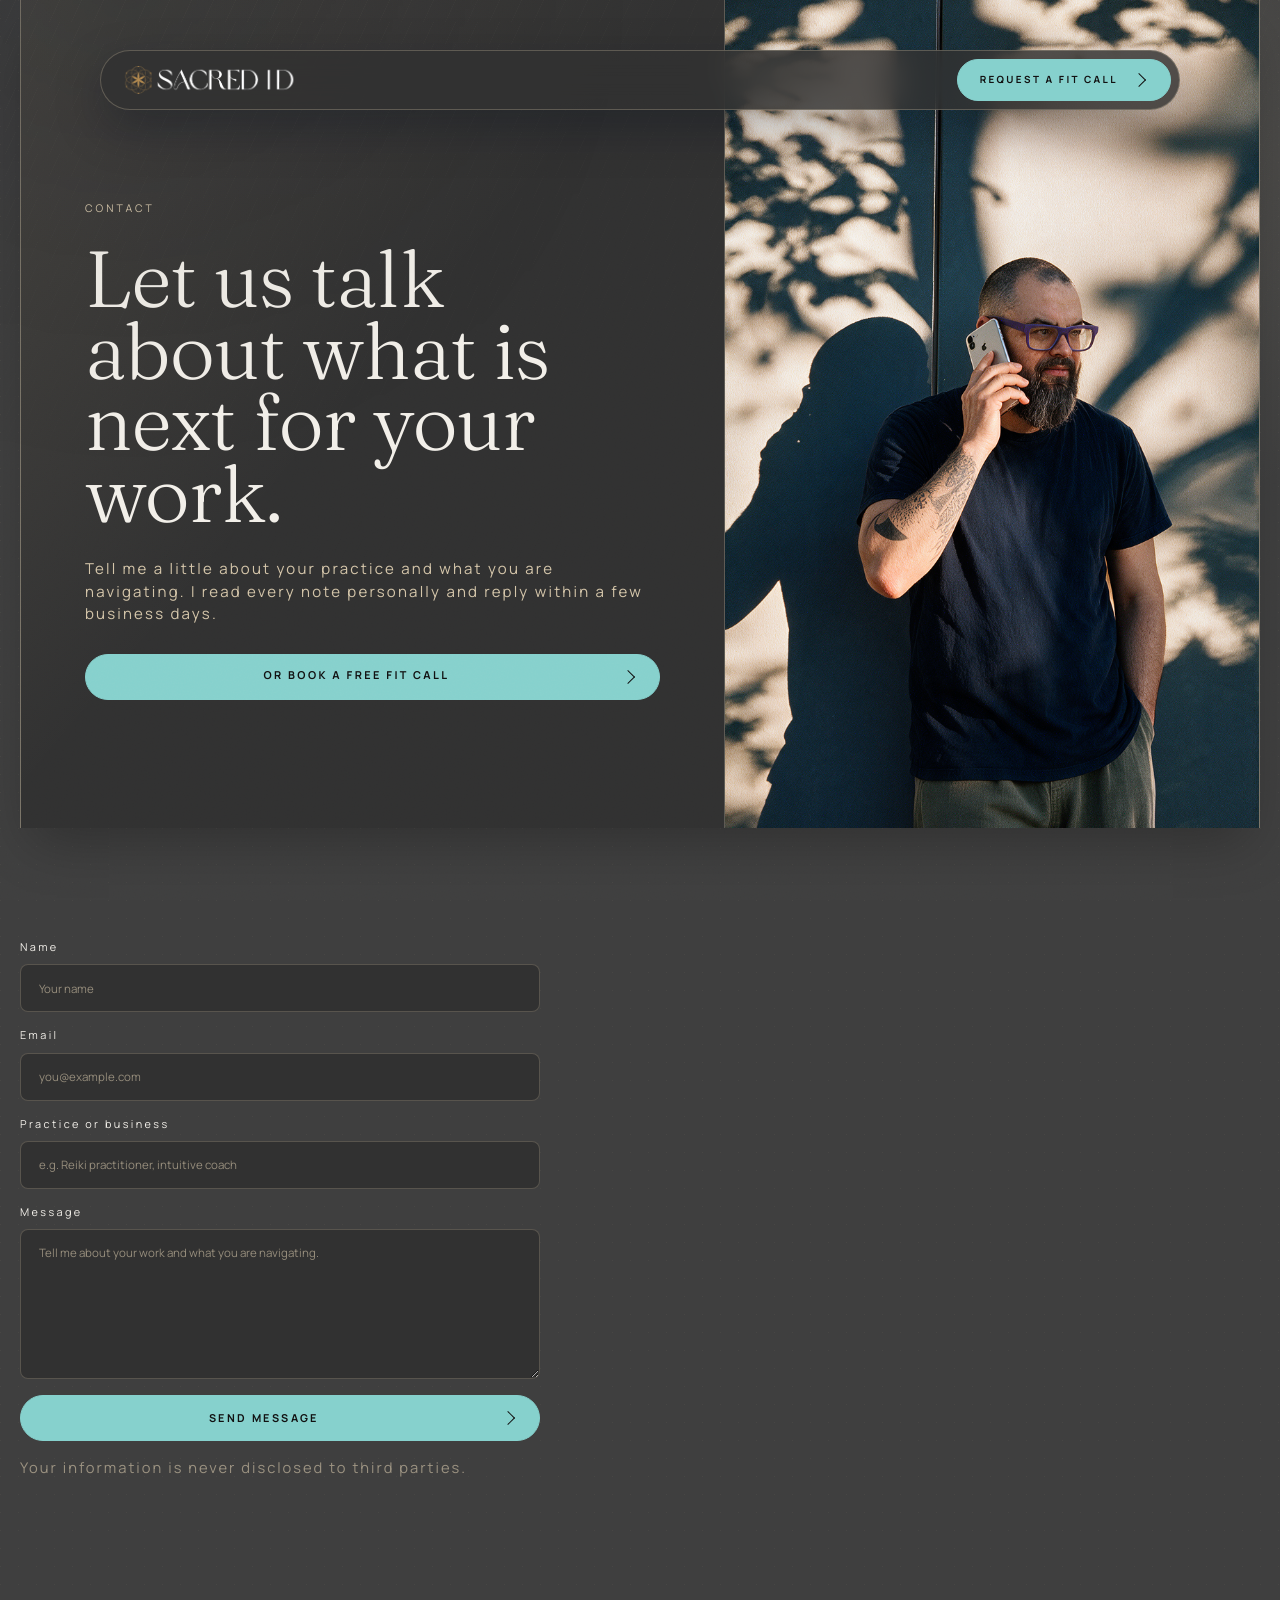
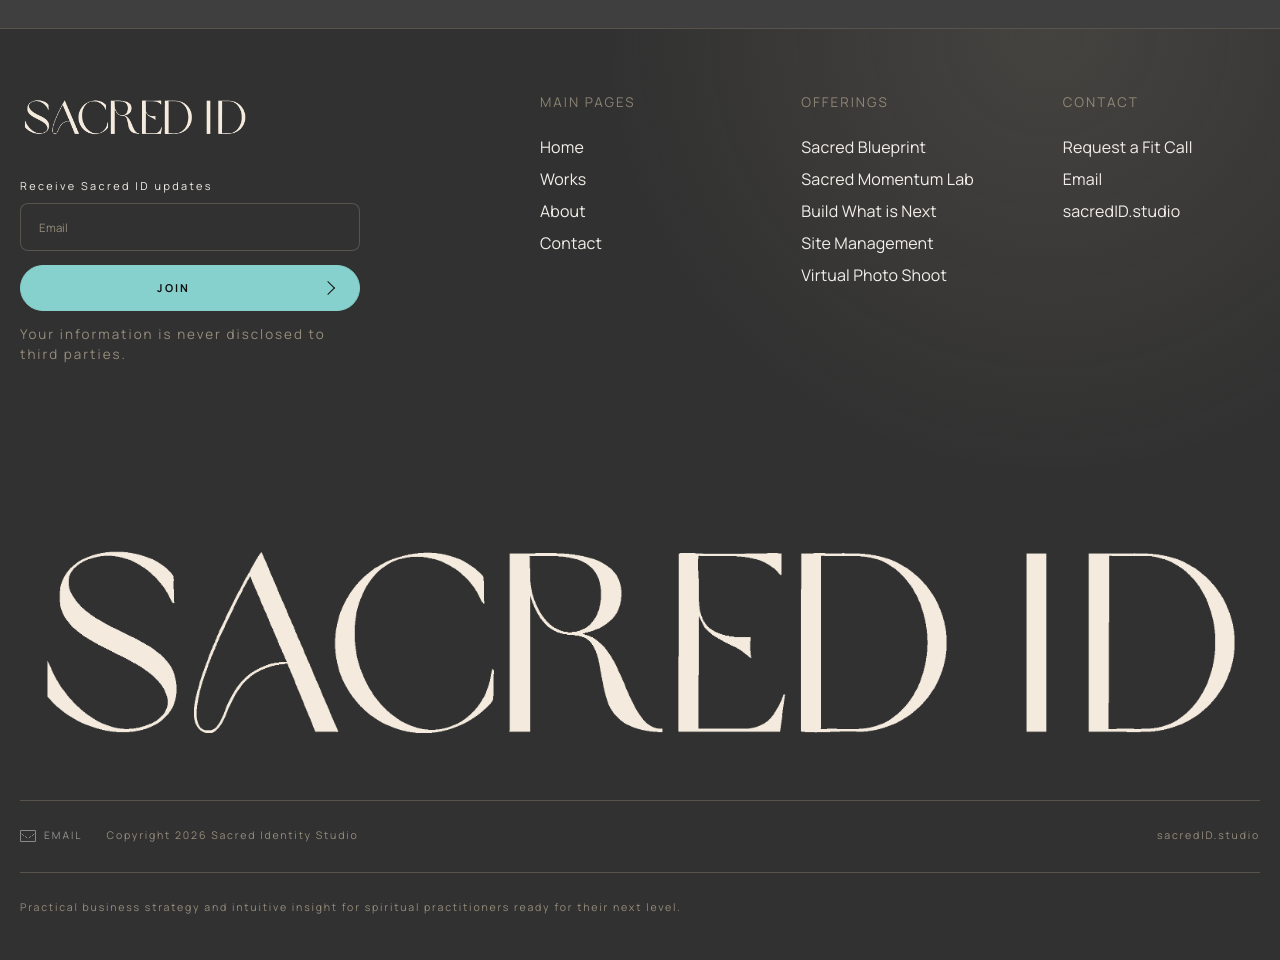
<file: contact/index.html>
<!doctype html>
<html lang="en">
  <head>
    <meta charset="utf-8" />
    <meta name="viewport" content="width=device-width, initial-scale=1" />
    <link rel="icon" type="image/png" href="/favicon.png" />
    <link rel="apple-touch-icon" href="/favicon.png" />
    <script type="application/ld+json">
      {
        "@context": "https://schema.org",
        "@type": "Organization",
        "name": "Sacred Identity Studio",
        "alternateName": "Sacred ID",
        "url": "https://sacredidentitystudio.com/",
        "logo": "https://sacredidentitystudio.com/logo-horizontal.png",
        "email": "hello@sacredid.studio",
        "description": "Business strategy, brand clarity, and intuitive insight for spiritual practitioners.",
        "address": {
          "@type": "PostalAddress",
          "addressLocality": "Roseville",
          "addressRegion": "MN",
          "addressCountry": "US"
        },
        "areaServed": "Worldwide",
        "sameAs": [
          "https://www.facebook.com/profile.php?id=61557349605270",
          "https://www.instagram.com/sacredidstudio",
          "https://www.alignable.com/roseville-mn/sacred-id?user=16213085"
        ]
      }
    </script>
    <script type="application/ld+json">
      {
        "@context": "https://schema.org",
        "@type": "ContactPage",
        "name": "Contact | Sacred Identity Studio",
        "url": "https://sacredidentitystudio.com/contact",
        "description": "Contact Sacred Identity Studio.",
        "mainEntity": {
          "@type": "Organization",
          "name": "Sacred Identity Studio",
          "url": "https://sacredidentitystudio.com/",
          "email": "hello@sacredid.studio"
        }
      }
    </script>
    <title>Contact | Sacred Identity Studio</title>
    <meta
      name="description"
      content="Contact Sacred Identity Studio. Tell Matt Hankerson about your practice and what you are navigating, or book a free fit call."
    />

    <link rel="canonical" href="https://sacredidentitystudio.com/contact" />

    <meta property="og:type" content="website" />
    <meta property="og:site_name" content="Sacred Identity Studio" />
    <meta property="og:url" content="https://sacredidentitystudio.com/contact" />
    <meta property="og:title" content="Contact | Sacred Identity Studio" />
    <meta property="og:description" content="Contact Sacred Identity Studio. Tell Matt Hankerson about your practice and what you are navigating, or book a free fit call." />
    <meta property="og:image" content="https://sacredidentitystudio.com/og.jpg" />
    <meta property="og:image:width" content="1200" />
    <meta property="og:image:height" content="630" />
    <meta property="og:image:alt" content="Sacred ID — strategy and intuition for spiritual practitioners." />

    <meta name="twitter:card" content="summary_large_image" />
    <meta name="twitter:title" content="Contact | Sacred Identity Studio" />
    <meta name="twitter:description" content="Contact Sacred Identity Studio. Tell Matt Hankerson about your practice and what you are navigating, or book a free fit call." />
    <meta name="twitter:image" content="https://sacredidentitystudio.com/og.jpg" />
    <style>
      @font-face {
        font-family: "Fraunces";
        src: url("/fraunces-300.ttf") format("truetype");
        font-style: normal;
        font-weight: 300;
        font-display: swap;
      }

      @font-face {
        font-family: "Fraunces";
        src: url("/fraunces-400.ttf") format("truetype");
        font-style: normal;
        font-weight: 400;
        font-display: swap;
      }

      @font-face {
        font-family: "Manrope";
        src: url("/manrope-400.ttf") format("truetype");
        font-style: normal;
        font-weight: 400;
        font-display: swap;
      }

      @font-face {
        font-family: "Manrope";
        src: url("/manrope-700.ttf") format("truetype");
        font-style: normal;
        font-weight: 700;
        font-display: swap;
      }

      :root {
        color-scheme: dark;
        --bg: #3f3f3f;
        --surface: #313131;
        --surface-2: #373737;
        --ink: #f2efe9;
        --muted: #d4c5a9;
        --primary: #d4c5a9;
        --on-primary: #111111;
        --button-bg: #86d1cd;
        --accent: #050b18;
        --line: rgba(212, 197, 169, 0.24);
        --grid: rgba(212, 197, 169, 0.2);
        --shadow: 0 25px 50px -12px rgba(0, 0, 0, 0.25);
        --ease-out: cubic-bezier(0.16, 1, 0.3, 1);
        --radius: 8px;
        --pill: 9999px;
        --max: 1240px;
        /* fixed nav: top offset + pill height + breathing room */
        --nav-clear: 138px;
      }

      * {
        box-sizing: border-box;
      }

      html {
        scroll-behavior: smooth;
      }

      body {
        margin: 0;
        background:
          radial-gradient(circle at 84% 6%, rgba(212, 197, 169, 0.14), transparent 24rem),
          linear-gradient(135deg, rgba(212, 197, 169, 0.06) 0 1px, transparent 1px 16px),
          var(--bg);
        background-size: auto, 18px 18px, auto;
        color: var(--ink);
        font-family: Manrope, ui-sans-serif, system-ui, sans-serif;
        font-size: 12px;
        font-weight: 400;
        letter-spacing: 1px;
        line-height: 1.5;
        text-rendering: geometricPrecision;
      }

      body::before {
        content: "";
        position: fixed;
        inset: 0;
        z-index: 20;
        pointer-events: none;
        opacity: 0.28;
        background-image:
          linear-gradient(115deg, transparent 0 47%, rgba(212, 197, 169, 0.1) 48% 49%, transparent 50%),
          radial-gradient(circle at 10% 0%, rgba(5, 11, 24, 0.42), transparent 32rem);
        background-size: 22px 22px, auto;
        mask-image: linear-gradient(to bottom, black, transparent 72%);
      }

      body::after {
        content: "";
        position: fixed;
        inset: 0;
        z-index: 21;
        pointer-events: none;
        opacity: 0.045;
        background-image: url("data:image/svg+xml,%3Csvg viewBox='0 0 200 200' xmlns='http://www.w3.org/2000/svg'%3E%3Cfilter id='noiseFilter'%3E%3CfeTurbulence type='fractalNoise' baseFrequency='0.65' numOctaves='3' stitchTiles='stitch'/%3E%3C/filter%3E%3Crect width='100%25' height='100%25' filter='url(%23noiseFilter)' opacity='1'/%3E%3C/svg%3E");
        background-size: 200px 200px;
        mix-blend-mode: overlay;
      }

      a {
        color: inherit;
        text-decoration: none;
      }

      a:focus-visible,
      button:focus-visible,
      input:focus-visible {
        outline: 2px solid rgba(212, 197, 169, 0.74);
        outline-offset: 4px;
      }

      img {
        display: block;
        max-width: 100%;
      }

      h1,
      h2,
      h3,
      p,
      blockquote {
        margin-top: 0;
      }

      h1,
      h2,
      h3,
      .display {
        font-family: Fraunces, Georgia, "Times New Roman", serif;
        font-weight: 300;
        letter-spacing: -1.1px;
      }

      p {
        color: var(--muted);
      }

      .page {
        overflow: hidden;
      }

      .nav {
        position: fixed;
        top: 50px;
        left: 0;
        right: 0;
        z-index: 40;
        min-height: 0;
        padding: 0;
        background: transparent;
        pointer-events: none;
        transition:
          opacity 260ms var(--ease-out),
          transform 260ms var(--ease-out);
        will-change: transform;
      }

      .nav.is-hidden {
        opacity: 0;
        transform: translateY(calc(-100% - 72px));
      }

      .nav.is-scrolled {
        min-height: 0;
        padding: 0;
      }

      .nav-inner {
        position: relative;
        width: min(1080px, calc(100% - 200px));
        min-height: 60px;
        margin: 0 auto;
        padding: 8px 8px 8px 20px;
        display: flex;
        align-items: center;
        justify-content: space-between;
        gap: 18px;
        border: 1px solid rgba(212, 197, 169, 0.28);
        border-radius: var(--pill);
        background: rgba(49, 49, 49, 0.82);
        box-shadow: 0 18px 48px rgba(5, 11, 24, 0.28);
        backdrop-filter: blur(18px);
        pointer-events: auto;
        transition:
          background-color 260ms var(--ease-out),
          border-color 260ms var(--ease-out),
          box-shadow 260ms var(--ease-out),
          min-height 260ms var(--ease-out);
      }

      .nav.is-scrolled .nav-inner {
        min-height: 60px;
        border-color: rgba(212, 197, 169, 0.28);
        background: rgba(49, 49, 49, 0.82);
        box-shadow: 0 18px 48px rgba(5, 11, 24, 0.28);
      }

      .brand {
        display: flex;
        align-items: center;
        width: clamp(130px, 14vw, 184px);
        flex: 0 0 auto;
      }

      .brand-logo {
        width: 100%;
        height: auto;
        transition: transform 260ms var(--ease-out), opacity 260ms var(--ease-out);
      }

      .brand:hover .brand-logo {
        opacity: 0.86;
        transform: translateY(-1px);
      }

      .nav-links {
        display: flex;
        align-items: center;
        gap: 4px;
        color: var(--muted);
        font-size: 0.66rem;
        text-transform: uppercase;
      }

      .nav-links a:not(.button) {
        min-height: 40px;
        display: inline-flex;
        align-items: center;
        padding: 12px 16px;
        border-radius: var(--pill);
        transition:
          background-color 180ms var(--ease-out),
          color 180ms var(--ease-out),
          transform 180ms var(--ease-out);
      }

      .nav-links a:hover,
      .nav-links a[aria-current="page"] {
        color: var(--ink);
      }

      .nav-links a:not(.button):hover,
      .nav-links a[aria-current="page"] {
        background: rgba(212, 197, 169, 0.1);
        transform: translateY(-1px);
      }

      .nav-links a.nav-mobile-only {
        display: none;
      }

      .nav-toggle {
        display: none;
        width: 42px;
        height: 42px;
        align-items: center;
        justify-content: center;
        border: 1px solid var(--line);
        border-radius: 50%;
        background: rgba(5, 11, 24, 0.18);
        color: var(--ink);
        cursor: pointer;
      }

      .nav-toggle span {
        position: absolute;
        width: 16px;
        height: 1px;
        background: currentColor;
        transition:
          transform 220ms var(--ease-out),
          opacity 220ms var(--ease-out);
      }

      .nav-toggle span:first-child {
        transform: translateY(-4px);
      }

      .nav-toggle span:last-child {
        transform: translateY(4px);
      }

      .nav.is-open .nav-toggle span:first-child {
        transform: rotate(45deg);
      }

      .nav.is-open .nav-toggle span:last-child {
        transform: rotate(-45deg);
      }

      .button {
        position: relative;
        display: inline-flex;
        align-items: center;
        justify-content: center;
        gap: 8px;
        min-height: 46px;
        padding: 12px 52px 12px 32px;
        border: 1.5px solid var(--button-bg);
        border-radius: var(--pill);
        background: var(--button-bg);
        color: var(--on-primary);
        font-family: Manrope, ui-sans-serif, system-ui, sans-serif;
        font-size: 0.68rem;
        font-weight: 700;
        letter-spacing: 2.4px;
        line-height: 1;
        text-transform: uppercase;
        white-space: nowrap;
        overflow: hidden;
        transition:
          transform 180ms var(--ease-out),
          border-color 600ms var(--ease-out),
          border-radius 600ms var(--ease-out),
          color 600ms var(--ease-out);
      }

      .button::before,
      .button::after {
        content: "";
        position: absolute;
        z-index: 3;
        top: 50%;
        width: 9px;
        height: 9px;
        border-top: 1.5px solid currentColor;
        border-right: 1.5px solid currentColor;
        transition:
          transform 640ms var(--ease-out),
          opacity 640ms var(--ease-out);
      }

      .button::before {
        left: 18px;
        opacity: 0;
        transform: translate(-48px, -50%) rotate(45deg);
      }

      .button::after {
        right: 26px;
        opacity: 1;
        transform: translate(0, -50%) rotate(45deg);
      }

      .button > span:not(.button-fill) {
        position: relative;
        z-index: 2;
        transform: translateX(-6px);
        transition: transform 640ms var(--ease-out);
      }

      .button .button-fill {
        position: absolute;
        z-index: 1;
        top: 50%;
        left: 50%;
        width: 360px;
        height: 360px;
        border-radius: 50%;
        background: var(--accent);
        opacity: 0;
        transform: translate(-50%, -50%) scale(0.045);
        transition:
          transform 640ms var(--ease-out),
          opacity 640ms var(--ease-out);
      }

      .button:hover {
        color: var(--ink);
        border-color: transparent;
        border-radius: 12px;
        transform: translateY(-1px);
      }

      .button:hover::before {
        opacity: 1;
        transform: translate(0, -50%) rotate(45deg);
      }

      .button:hover::after {
        opacity: 0;
        transform: translate(48px, -50%) rotate(45deg);
      }

      .button:hover > span:not(.button-fill) {
        transform: translateX(8px);
      }

      .button:hover .button-fill {
        opacity: 1;
        transform: translate(-50%, -50%) scale(1);
      }

      .button:active {
        transform: translateY(1px) scale(0.95);
      }

      .nav-links .button {
        min-height: 42px;
        padding: 12px 46px 12px 28px;
        font-size: 0.62rem;
      }

      .section {
        width: min(var(--max), calc(100% - 40px));
        margin: 0 auto;
        padding: 112px 0;
      }

      .eyebrow,
      .pill,
      .card-label {
        margin: 0;
        color: var(--primary);
        font-size: 0.66rem;
        letter-spacing: 3px;
        line-height: 1.35;
        text-transform: uppercase;
      }

      .pill {
        display: inline-flex;
        align-items: center;
        justify-content: center;
        min-height: 34px;
        padding: 9px 16px;
        border-radius: var(--pill);
      }

      .lead {
        max-width: 720px;
        margin-bottom: 0;
        color: var(--muted);
        font-size: 0.94rem;
        font-weight: 400;
        letter-spacing: 2.2px;
      }

      .about-hero {
        width: min(1500px, calc(100% - 40px));
        min-height: calc(100dvh - 72px);
        margin: 0 auto;
        display: grid;
        grid-template-columns: minmax(0, 1fr) minmax(320px, 0.76fr);
        gap: 1px;
        background: var(--grid);
        border-left: 1px solid var(--line);
        border-right: 1px solid var(--line);
        box-shadow: var(--shadow);
      }

      .about-hero-copy,
      .about-hero-image {
        min-height: calc(100dvh - 72px);
      }

      .about-hero-copy {
        padding: max(clamp(104px, 8vw, 132px), var(--nav-clear)) clamp(36px, 5vw, 80px)
          clamp(36px, 5vw, 80px);
        display: grid;
        align-content: center;
        align-content: safe center;
        gap: 28px;
        background:
          linear-gradient(130deg, rgba(212, 197, 169, 0.12), transparent 48%),
          var(--surface);
      }

      .about-hero h1 {
        max-width: 820px;
        margin-bottom: 0;
        font-size: clamp(3.6rem, 6.2vw, 7.4rem);
        line-height: 0.9;
      }

      .about-hero-image {
        position: relative;
        background: url("/matt-phone-wall.png") center / cover;
      }

      .quote-card {
        align-self: end;
        max-width: 520px;
        padding: clamp(22px, 3vw, 34px);
        border: 1px solid var(--line);
        border-radius: var(--radius);
        background: rgba(5, 11, 24, 0.72);
        box-shadow: var(--shadow);
      }

      .quote-card blockquote {
        margin-bottom: 14px;
        color: var(--ink);
        font-family: Fraunces, Georgia, "Times New Roman", serif;
        font-size: clamp(1.55rem, 2.8vw, 2.6rem);
        font-weight: 300;
        line-height: 1.08;
        letter-spacing: 0;
      }

      .quote-card p {
        margin-bottom: 0;
        font-size: 0.62rem;
        letter-spacing: 2.2px;
        text-transform: uppercase;
      }

      .story-grid {
        display: grid;
        grid-template-columns: minmax(280px, 0.62fr) minmax(0, 1.18fr);
        gap: clamp(36px, 6vw, 92px);
        align-items: center;
      }

      .sticky-heading {
        position: sticky;
        top: 104px;
        display: grid;
        gap: 24px;
      }

      .sticky-heading h2,
      .full-heading h2 {
        max-width: 720px;
        margin-bottom: 0;
        font-size: clamp(3rem, 6vw, 6.2rem);
        line-height: 0.94;
      }

      .copy-stack {
        display: grid;
        gap: 20px;
      }

      .copy-stack p {
        margin: 0;
        max-width: 760px;
        font-size: 0.92rem;
        letter-spacing: 2px;
      }

      .belief-grid,
      .lens-grid {
        display: grid;
        grid-template-columns: repeat(3, minmax(0, 1fr));
        gap: 1px;
        background: var(--grid);
        border: 1px solid var(--line);
      }

      .lens-grid {
        grid-template-columns: repeat(2, minmax(0, 1fr));
        grid-auto-rows: 1fr;
        gap: 1px;
        border-radius: var(--radius);
        overflow: hidden;
      }

      .belief-grid-wrap {
        margin-top: 48px;
      }

      .belief-card,
      .lens-card {
        min-height: 300px;
        padding: clamp(24px, 3vw, 38px);
        border-radius: var(--radius);
        background: var(--surface);
        display: flex;
        flex-direction: column;
        justify-content: space-between;
      }

      .lens-card {
        min-height: 300px;
        border-radius: 0;
      }

      .belief-card h3,
      .lens-card h3 {
        margin-bottom: 18px;
        font-size: clamp(1.8rem, 3vw, 3.15rem);
        line-height: 1;
      }

      .belief-card p,
      .lens-card p {
        margin-bottom: 0;
        font-size: 0.84rem;
        letter-spacing: 2px;
      }

      .feature-panel {
        display: grid;
        grid-template-columns: minmax(0, 0.84fr) minmax(300px, 0.76fr);
        gap: 1px;
        padding-top: 0;
        padding-bottom: 0;
        border: 1px solid var(--line);
        background: var(--grid);
      }

      .feature-image {
        min-height: 620px;
        background: url("/matt-window-smile.png") center / cover;
        filter: saturate(0.72) contrast(1.08) brightness(0.84);
      }

      .feature-copy {
        padding: clamp(30px, 5vw, 72px);
        background: var(--surface);
        display: grid;
        align-content: center;
        align-content: safe center;
        gap: 26px;
      }

      .feature-copy h2 {
        margin-bottom: 0;
        font-size: clamp(3rem, 5.6vw, 5.8rem);
        line-height: 0.94;
      }

      .full-heading {
        display: grid;
        justify-items: center;
        gap: 22px;
        text-align: center;
      }

      .full-heading .lead {
        margin: 0 auto;
      }

      .closing {
        width: min(1280px, calc(100% - 40px));
        margin: 0 auto 24px;
        padding: clamp(36px, 6vw, 80px);
        border: 1px solid var(--line);
        background:
          linear-gradient(120deg, rgba(212, 197, 169, 0.15), transparent 55%),
          linear-gradient(135deg, rgba(212, 197, 169, 0.08) 0 1px, transparent 1px 13px),
          var(--surface);
        background-size: auto, 14px 14px, auto;
        display: grid;
        gap: 28px;
        box-shadow: var(--shadow);
      }

      .closing h2 {
        max-width: 820px;
        margin-bottom: 0;
        font-size: clamp(3.2rem, 6.4vw, 6.6rem);
        line-height: 0.95;
      }

      .closing .button {
        justify-self: start;
        width: fit-content;
      }

      .footer {
        position: relative;
        width: 100%;
        margin: 0 auto;
        padding: 64px 0 32px;
        border-top: 1px solid var(--line);
        background:
          radial-gradient(circle at 82% 0%, rgba(212, 197, 169, 0.12), transparent 28rem),
          var(--surface);
        overflow: hidden;
      }

      .footer-shell {
        width: min(var(--max), calc(100% - 40px));
        margin: 0 auto;
      }

      .footer-halves {
        display: grid;
        grid-template-columns: minmax(280px, 0.55fr) minmax(0, 1fr);
        gap: clamp(44px, 7vw, 96px);
        align-items: start;
      }

      .footer-left {
        display: grid;
        gap: 40px;
      }

      .footer-logo-small {
        width: min(230px, 70vw);
        height: auto;
        filter: brightness(0) invert(94%) sepia(8%) saturate(325%) hue-rotate(351deg) brightness(101%) contrast(91%);
      }

      .footer p {
        font-size: 0.84rem;
        letter-spacing: 2px;
      }

      .footer-right {
        display: grid;
        grid-template-columns: repeat(3, minmax(120px, 1fr));
        gap: clamp(30px, 5vw, 72px);
        justify-self: end;
        width: min(720px, 100%);
      }

      .footer-column {
        display: grid;
        gap: 24px;
        align-content: start;
      }

      .footer-column-title {
        margin: 0;
        color: rgba(212, 197, 169, 0.54);
        font-size: 0.62rem;
        letter-spacing: 2.4px;
        text-transform: uppercase;
      }

      .footer-links-column {
        display: grid;
        gap: 12px;
      }

      .footer-link {
        color: var(--ink);
        font-size: clamp(1rem, 1vw, 1rem);
        font-weight: 400;
        letter-spacing: 0.01em;
        line-height: 1.25;
        transition: color 180ms ease;
      }

      .footer-link:hover {
        color: var(--primary);
      }

      .footer-logo-big {
        width: 100%;
        height: auto;
        margin: clamp(56px, 9vw, 100px) 0 40px;
        filter: brightness(0) invert(94%) sepia(8%) saturate(325%) hue-rotate(351deg) brightness(101%) contrast(91%);
      }

      .footer-bottom-tile {
        border-top: 1px solid var(--line);
        border-bottom: 1px solid var(--line);
        padding: 28px 0;
      }

      .footer-bottom-wrap {
        display: flex;
        align-items: center;
        justify-content: space-between;
        gap: 24px;
        flex-wrap: wrap;
      }

      .footer-last-block,
      .footer-rights-wrap,
      .footer-social-wrap {
        display: flex;
        align-items: center;
        gap: 24px;
        flex-wrap: wrap;
      }

      .footer-social-wrap {
        gap: 14px;
      }

      .social-link {
        display: inline-flex;
        align-items: center;
        gap: 8px;
        color: rgba(242, 239, 233, 0.52);
        font-size: 0.64rem;
        letter-spacing: 2px;
        text-transform: uppercase;
        transition: color 180ms ease;
      }

      .social-link.mail-link::before {
        content: "";
        width: 14px;
        height: 10px;
        border: 1px solid currentColor;
        border-radius: 1px;
        background:
          linear-gradient(35deg, transparent 47%, currentColor 49% 51%, transparent 53%) left / 50% 100% no-repeat,
          linear-gradient(145deg, transparent 47%, currentColor 49% 51%, transparent 53%) right / 50% 100% no-repeat;
        opacity: 0.9;
      }

      .social-link:hover {
        color: var(--ink);
      }

      .footer-bottom-message {
        padding-top: 28px;
      }

      .footer-bottom-message p,
      .footer-note,
      .footer-bottom-wrap {
        color: rgba(212, 197, 169, 0.62);
        font-size: 0.66rem;
        letter-spacing: 1.8px;
      }

      .field {
        display: grid;
        gap: 8px;
      }

      .field label {
        color: var(--ink);
        font-size: 0.68rem;
        letter-spacing: 2.4px;
      }

      .reveal {
        opacity: 0;
        transform: translateY(22px);
        transition:
          opacity 700ms var(--ease-out),
          transform 700ms var(--ease-out);
      }

      .reveal.visible {
        opacity: 1;
        transform: translateY(0);
      }

      @media (prefers-reduced-motion: reduce) {
        html {
          scroll-behavior: auto;
        }

        *,
        *::before,
        *::after {
          animation-duration: 0.01ms !important;
          animation-iteration-count: 1 !important;
          scroll-behavior: auto !important;
          transition-duration: 0.01ms !important;
        }

        .reveal {
          opacity: 1;
          transform: none;
        }
      }

      @media (max-width: 1000px) {
        .nav-inner {
          width: min(100% - 112px, var(--max));
        }

        .section,
        .about-hero,
        .closing,
        .footer-shell {
          width: min(100% - 32px, var(--max));
        }

        .about-hero,
        .story-grid,
        .feature-panel {
          grid-template-columns: 1fr;
        }

        .about-hero-copy,
        .about-hero-image {
          min-height: auto;
        }

        .about-hero-image,
        .feature-image {
          min-height: 520px;
        }

        .sticky-heading {
          position: relative;
          top: auto;
        }

        .belief-grid,
        .lens-grid {
          grid-template-columns: 1fr;
        }

        .lens-card:first-child {
          grid-row: auto;
        }
      }

      @media (max-width: 680px) {
        :root {
          --nav-clear: 100px;
        }

        body {
          letter-spacing: 2.2px;
        }

        .nav {
          top: 18px;
          min-height: 0;
          padding: 0;
        }

        .nav-inner {
          width: min(calc(100% - 72px), 1040px);
          min-height: 54px;
          padding: 7px 7px 7px 14px;
        }

        .brand {
          width: 124px;
        }

        .nav-toggle {
          position: relative;
          display: inline-flex;
          flex: 0 0 auto;
        }

        .nav-links {
          position: absolute;
          top: calc(100% + 10px);
          left: 0;
          right: 0;
          display: grid;
          gap: 6px;
          padding: 10px;
          border: 1px solid rgba(212, 197, 169, 0.28);
          border-radius: 22px;
          background: rgba(37, 37, 37, 0.96);
          box-shadow: var(--shadow);
          opacity: 0;
          visibility: hidden;
          transform: translateY(-8px);
          pointer-events: none;
          transition:
            opacity 220ms var(--ease-out),
            visibility 220ms var(--ease-out),
            transform 220ms var(--ease-out);
        }

        .nav.is-open .nav-links {
          opacity: 1;
          visibility: visible;
          transform: translateY(0);
          pointer-events: auto;
        }

        .nav-links a.nav-mobile-only {
          display: inline-flex;
        }

        .nav-links a:not(.button),
        .nav-links .button {
          width: 100%;
          justify-content: center;
        }

        .button {
          min-height: 43px;
          padding: 0 14px;
          font-size: 0.62rem;
          letter-spacing: 1.8px;
        }

        .nav-links .button {
          padding: 12px 46px 12px 28px;
        }

        .section {
          padding: 78px 0;
        }

        .about-hero-copy,
        .feature-copy {
          padding: 32px 20px;
        }

        .about-hero-copy {
          padding-top: 96px;
        }

        .about-hero h1 {
          font-size: clamp(3rem, 15vw, 4.8rem);
          line-height: 0.92;
        }

        .about-hero-image,
        .feature-image {
          min-height: 390px;
        }
      }
      /* Shared homepage footer overrides */

      .signup {
        display: grid;
        gap: 14px;
        max-width: 340px;
      }

      .form-status {
        min-height: 1.4em;
        margin: 0;
        color: var(--muted);
        font-size: 0.68rem;
        opacity: 0;
        transform: translateY(4px);
        transition:
          opacity 260ms var(--ease-out),
          transform 260ms var(--ease-out);
      }

      .signup.is-complete .form-status {
        opacity: 1;
        transform: translateY(0);
      }

      .signup.is-complete .button {
        transform: translateY(-1px);
      }

      input {
        width: 100%;
        min-height: 48px;
        border: 1px solid var(--line);
        border-radius: var(--radius);
        background: var(--surface);
        color: var(--ink);
        padding: 0 18px;
        font: inherit;
        font-size: 0.72rem;
      }

      input::placeholder {
        color: rgba(212, 197, 169, 0.62);
        opacity: 1;
      }

      input:focus {
        border-color: rgba(212, 197, 169, 0.58);
        outline: none;
      }

      .contact-form {
        display: grid;
        gap: 16px;
        max-width: 520px;
      }

      textarea {
        width: 100%;
        min-height: 150px;
        border: 1px solid var(--line);
        border-radius: var(--radius);
        background: var(--surface);
        color: var(--ink);
        padding: 14px 18px;
        font: inherit;
        font-size: 0.72rem;
        line-height: 1.5;
        resize: vertical;
      }

      textarea::placeholder {
        color: rgba(212, 197, 169, 0.62);
        opacity: 1;
      }

      textarea:focus {
        border-color: rgba(212, 197, 169, 0.58);
        outline: none;
      }

      .contact-form .form-status {
        opacity: 1;
        transform: translateY(0);
      }

      @media (max-width: 1000px) {
        .footer-shell {
          width: min(100% - 32px, var(--max));
        }

        .footer-halves {
          grid-template-columns: 1fr;
        }

        .footer-right {
          justify-self: stretch;
          grid-template-columns: repeat(3, minmax(0, 1fr));
          width: 100%;
        }
      }

      @media (max-width: 700px) {
        .footer {
          padding: 48px 0 24px;
        }

        .footer-left {
          gap: 32px;
        }

        .footer-right {
          grid-template-columns: 1fr;
          gap: 34px;
        }

        .footer-column {
          gap: 16px;
        }

        .footer-logo-big {
          margin-top: 56px;
          margin-bottom: 28px;
        }

        .footer-bottom-tile {
          padding: 24px 0;
        }

        .footer-bottom-wrap,
        .footer-last-block,
        .footer-rights-wrap {
          align-items: flex-start;
          flex-direction: column;
        }
      }

    </style>
  </head>
  <body>
    <div id="top" class="page">
      <nav class="nav" aria-label="Primary navigation">
        <div class="nav-inner">
          <a aria-label='Sacred ID home' class='brand' href='/'>
            <img class="brand-logo" src="/logo-horizontal.png" alt="Sacred ID" width="375" height="60" />
          </a>
          <div class="nav-links">
            <a class='nav-mobile-only' href='/'>Home</a>
            <a class='nav-mobile-only' href='/works'>Works</a>
            <a class='nav-mobile-only' href='/about'>About</a>
            <a class='nav-mobile-only' href='/sacred-blueprint'>Sacred Blueprint</a>
            <a class="nav-mobile-only" href="mailto:hello@sacredid.studio">Email</a>
            <a class="button" href="https://sacredid.bloom.io/fit"><span>Request a Fit Call</span><span class="button-fill" aria-hidden="true"></span></a>
          </div>
          <button class="nav-toggle" type="button" aria-label="Open navigation" aria-expanded="false">
            <span aria-hidden="true"></span>
            <span aria-hidden="true"></span>
          </button>
        </div>
      </nav>

      <main>
        <section class="about-hero" aria-label="Contact Sacred ID">
          <div class="about-hero-copy reveal">
            <p class="eyebrow">Contact</p>
            <h1>Let us talk about what is next for your work.</h1>
            <p class="lead">
              Tell me a little about your practice and what you are navigating. I read every note personally and reply within a few business days.
            </p>
            <a class="button" href="https://sacredid.bloom.io/fit"><span>Or book a free fit call</span><span class="button-fill" aria-hidden="true"></span></a>
          </div>
          <div class="about-hero-image reveal" role="img" aria-label="Matt Hankerson standing against a sunlit wall, taking a call on his phone."></div>
        </section>

        <section class="section" aria-label="Send a message">
          <div class="copy-stack reveal">
            <form class="contact-form" method="POST" action="https://formspree.io/f/xdenweag">
              <input type="hidden" name="_subject" value="New Sacred ID contact" />
              <div class="field">
                <label for="c-name">Name</label>
                <input id="c-name" name="name" type="text" placeholder="Your name" autocomplete="name" required />
              </div>
              <div class="field">
                <label for="c-email">Email</label>
                <input id="c-email" name="email" type="email" placeholder="you@example.com" autocomplete="email" required />
              </div>
              <div class="field">
                <label for="c-practice">Practice or business</label>
                <input id="c-practice" name="practice" type="text" placeholder="e.g. Reiki practitioner, intuitive coach" autocomplete="organization" />
              </div>
              <div class="field">
                <label for="c-message">Message</label>
                <textarea id="c-message" name="message" rows="6" placeholder="Tell me about your work and what you are navigating." required></textarea>
              </div>
              <button class="button" type="submit"><span>Send message</span><span class="button-fill" aria-hidden="true"></span></button>
              <p class="footer-note">Your information is never disclosed to third parties.</p>
              <p class="form-status" aria-live="polite"></p>
            </form>
          </div>
        </section>
      </main>

      <footer class="footer">
        <div class="footer-shell">
          <div class="footer-halves">
            <div class="footer-left">
              <a aria-label='Sacred ID home' href='/#top'>
                <img
                  class="footer-logo-small"
                  src="/sacred-ID.gif"
                  alt="Sacred ID"
                  width="3208"
                  height="641"
                  loading="lazy"
                />
              </a>
              <form class="signup" method="POST" action="https://formspree.io/f/xdenweag">
                <input type="hidden" name="_subject" value="New Sacred ID signup" />
                <div class="field">
                  <label for="email">Receive Sacred ID updates</label>
                  <input id="email" name="email" type="email" placeholder="Email" autocomplete="email" required />
                </div>
                <button class="button" type="submit"><span>Join</span><span class="button-fill" aria-hidden="true"></span></button>
                <p class="footer-note">Your information is never disclosed to third parties.</p>
                <p class="form-status" aria-live="polite"></p>
              </form>
            </div>
            <nav class="footer-right" aria-label="Footer navigation">
              <div class="footer-column">
                <p class="footer-column-title">Main pages</p>
                <div class="footer-links-column">
                  <a class='footer-link' href='/#top'>Home</a>
                  <a class='footer-link' href='/works'>Works</a>
                  <a class='footer-link' href='/about'>About</a>
                  <a class='footer-link' href='/contact'>Contact</a>
                </div>
              </div>
              <div class="footer-column">
                <p class="footer-column-title">Offerings</p>
                <div class="footer-links-column">
                  <a class='footer-link' href='/sacred-blueprint'>Sacred Blueprint</a>
                  <a class='footer-link' href='/momentum-lab'>Sacred Momentum Lab</a>
                  <a class='footer-link' href='/build-what-is-next'>Build What is Next</a>
                  <a class='footer-link' href='/site-management'>Site Management</a>
                  <a class='footer-link' href='/virtual-photo-shoot'>Virtual Photo Shoot</a>
                </div>
              </div>
              <div class="footer-column">
                <p class="footer-column-title">Contact</p>
                <div class="footer-links-column">
                  <a class="footer-link" href="https://sacredid.bloom.io/fit">Request a Fit Call</a>
                  <a class="footer-link" href="mailto:hello@sacredid.studio">Email</a>
                  <a class="footer-link" href="https://sacredidentitystudio.com/">sacredID.studio</a>
                </div>
              </div>
            </nav>
          </div>
          <img
            class="footer-logo-big"
            src="/sacred-ID.gif"
            alt="Sacred ID"
            width="3208"
            height="641"
            loading="lazy"
          />
          <div class="footer-bottom-tile">
            <div class="footer-bottom-wrap">
              <div class="footer-last-block">
                <div class="footer-rights-wrap">
                  <div class="footer-social-wrap" aria-label="Contact links">
                    <a class="social-link mail-link" href="mailto:hello@sacredid.studio">Email</a>
                  </div>
                  <span>Copyright 2026 Sacred Identity Studio</span>
                </div>
              </div>
              <span>sacredID.studio</span>
            </div>
          </div>
          <div class="footer-bottom-message">
            <p>Practical business strategy and intuitive insight for spiritual practitioners ready for their next level.</p>
          </div>
        </div>
      </footer>
    </div>

    <script>
      const reduceMotion = window.matchMedia("(prefers-reduced-motion: reduce)").matches;
      const nav = document.querySelector(".nav");
      const navToggle = document.querySelector(".nav-toggle");
      const reveals = document.querySelectorAll(".reveal");
      const signup = document.querySelector(".signup");
      let lastScrollY = window.scrollY;

      function updateNavState() {
        if (!nav) return;
        const currentScrollY = window.scrollY;
        const delta = currentScrollY - lastScrollY;

        nav.classList.toggle("is-scrolled", currentScrollY > 8);

        if (currentScrollY < 80 || nav.classList.contains("is-open")) {
          nav.classList.remove("is-hidden");
        } else if (delta > 8) {
          nav.classList.add("is-hidden");
        } else if (delta < -8) {
          nav.classList.remove("is-hidden");
        }

        if (Math.abs(delta) > 8) {
          lastScrollY = currentScrollY;
        }
      }

      updateNavState();
      window.addEventListener("scroll", updateNavState, { passive: true });

      if (nav && navToggle) {
        navToggle.addEventListener("click", () => {
          const isOpen = nav.classList.toggle("is-open");
          navToggle.setAttribute("aria-expanded", String(isOpen));
        });

        nav.querySelectorAll(".nav-links a").forEach((link) => {
          link.addEventListener("click", () => {
            nav.classList.remove("is-open");
            navToggle.setAttribute("aria-expanded", "false");
          });
        });
      }

      if (reduceMotion) {
        reveals.forEach((node) => node.classList.add("visible"));
      } else {
        const observer = new IntersectionObserver(
          (entries) => {
            entries.forEach((entry) => {
              if (entry.isIntersecting) {
                entry.target.classList.add("visible");
                observer.unobserve(entry.target);
              }
            });
          },
          { threshold: 0.14 }
        );

        reveals.forEach((node) => observer.observe(node));
      }


      if (signup) {
        signup.addEventListener("submit", async (event) => {
          event.preventDefault();
          const status = signup.querySelector(".form-status");
          const email = signup.querySelector("input[type='email']");
          if (!email || !email.checkValidity()) {
            return;
          }
          status.textContent = "Sending\u2026";
          try {
            const response = await fetch(signup.action, {
              method: "POST",
              body: new FormData(signup),
              headers: { Accept: "application/json" },
            });
            if (response.ok) {
              status.textContent = "You are on the list.";
              signup.classList.add("is-complete");
              signup.reset();
            } else {
              status.textContent = "Something went wrong. Please try again.";
            }
          } catch (error) {
            status.textContent = "Something went wrong. Please try again.";
          }
        });
      }
      const contactForm = document.querySelector(".contact-form");
      if (contactForm) {
        contactForm.addEventListener("submit", async (event) => {
          event.preventDefault();
          const status = contactForm.querySelector(".form-status");
          if (!contactForm.checkValidity()) {
            contactForm.reportValidity();
            return;
          }
          status.textContent = "Sending\u2026";
          try {
            const formData = new FormData(contactForm);
            const response = await fetch(contactForm.action, {
              method: "POST",
              body: formData,
              headers: { Accept: "application/json" },
            });
            if (response.ok) {
              status.textContent = "Thank you. Your message has been sent.";
              contactForm.classList.add("is-complete");
              // Fire-and-forget to Digital Home CRM (non-blocking)
              fetch("https://sis-capture-proxy.polished-cake-1838.workers.dev", {
                method: "POST",
                headers: { "Content-Type": "application/json" },
                body: JSON.stringify({
                  email: formData.get("email") || "",
                  name: formData.get("name") || "",
                  source: "website-contact",
                  page: "/contact",
                  form: "contact",
                  custom: {
                    practice: formData.get("practice") || "",
                    message: formData.get("message") || "",
                  },
                }),
              }).catch(() => {});
              contactForm.reset();
            } else {
              status.textContent = "Something went wrong. Please try again.";
            }
          } catch (error) {
            status.textContent = "Something went wrong. Please try again.";
          }
        });
      }
    </script>
  </body>
</html>
</file>
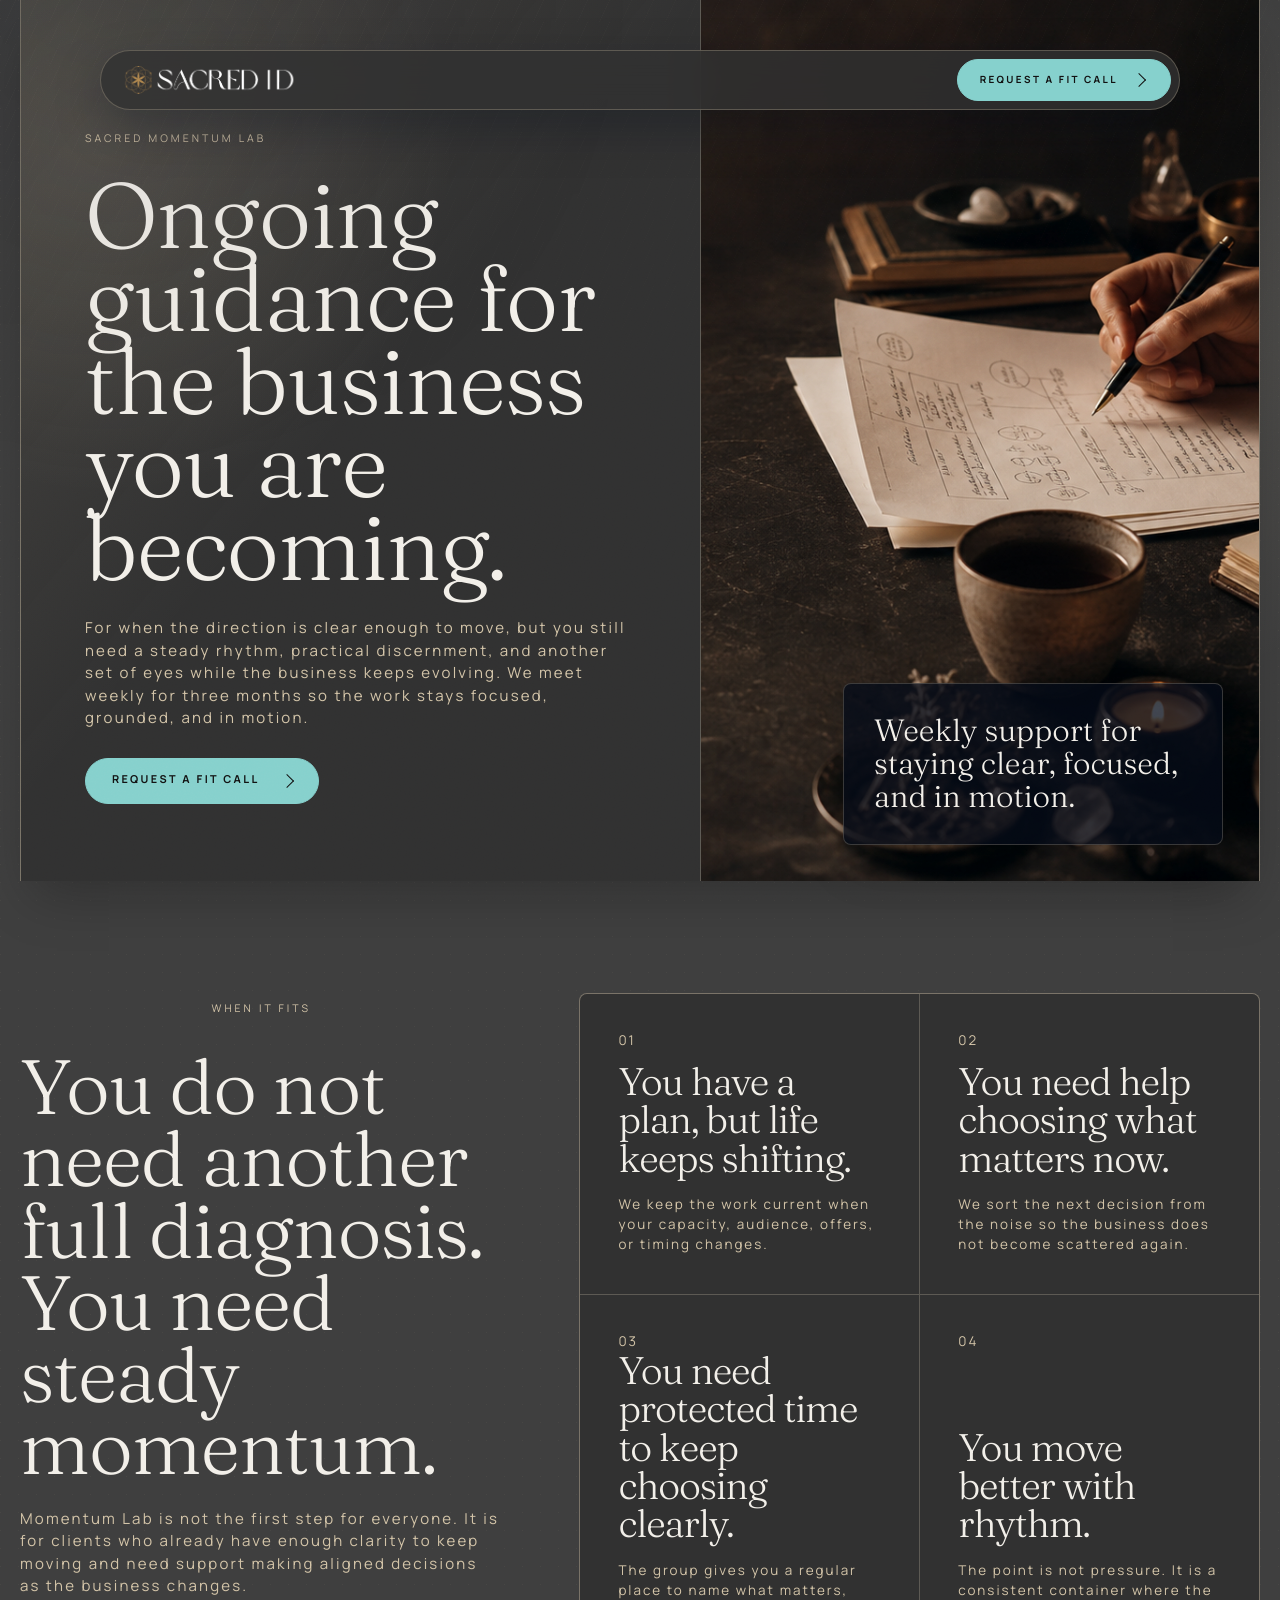
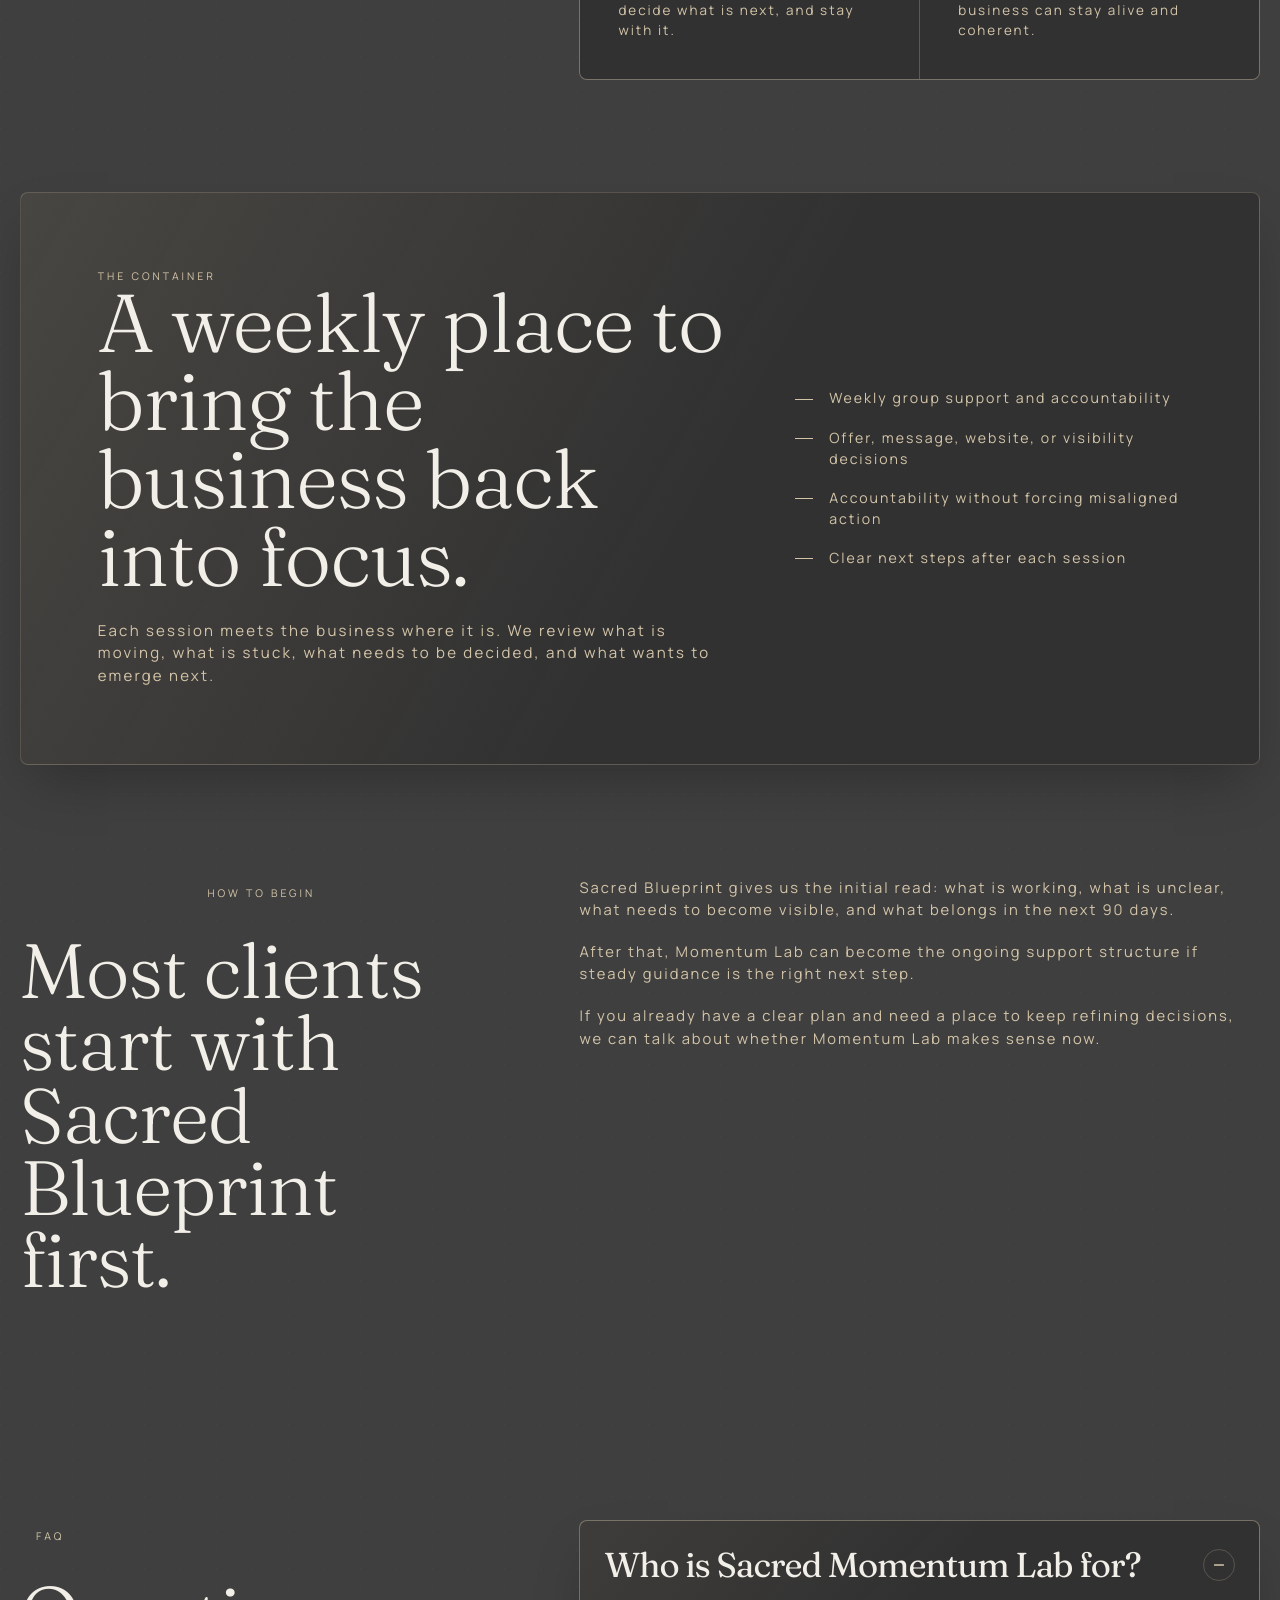
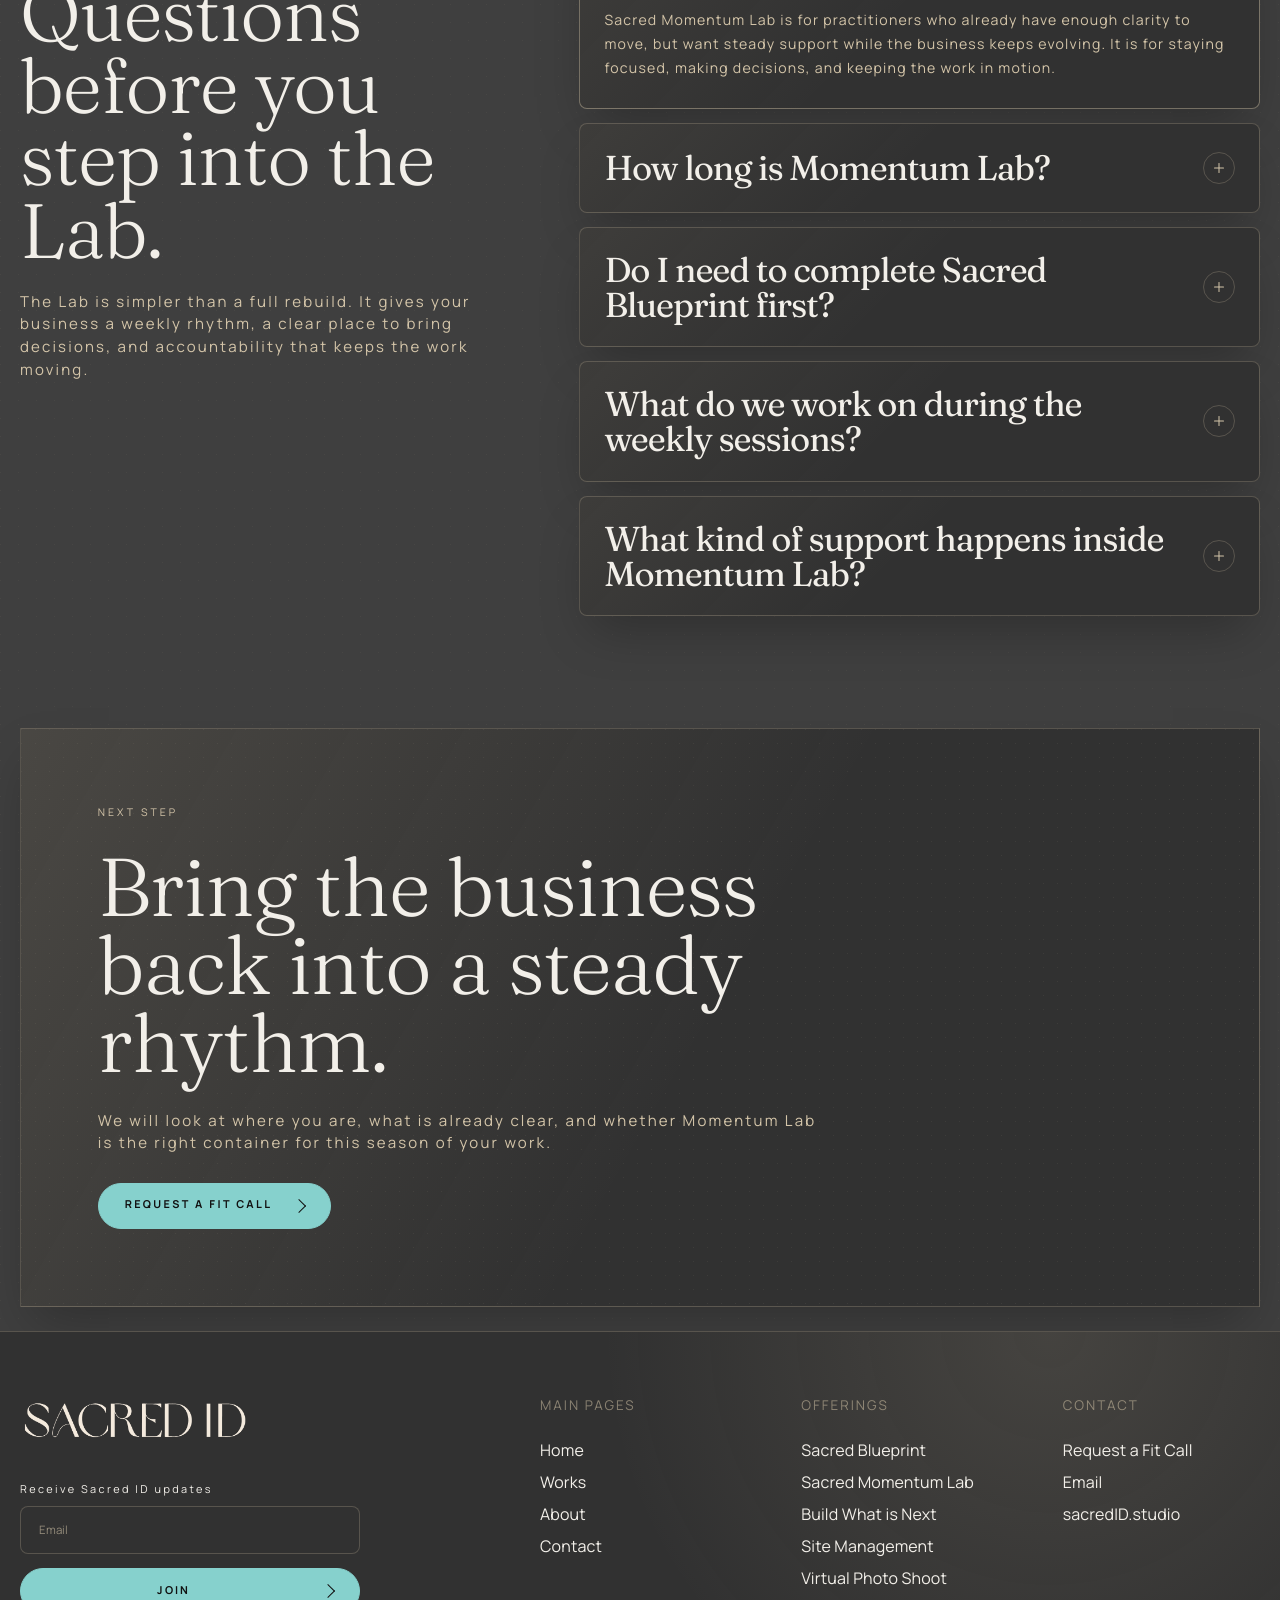
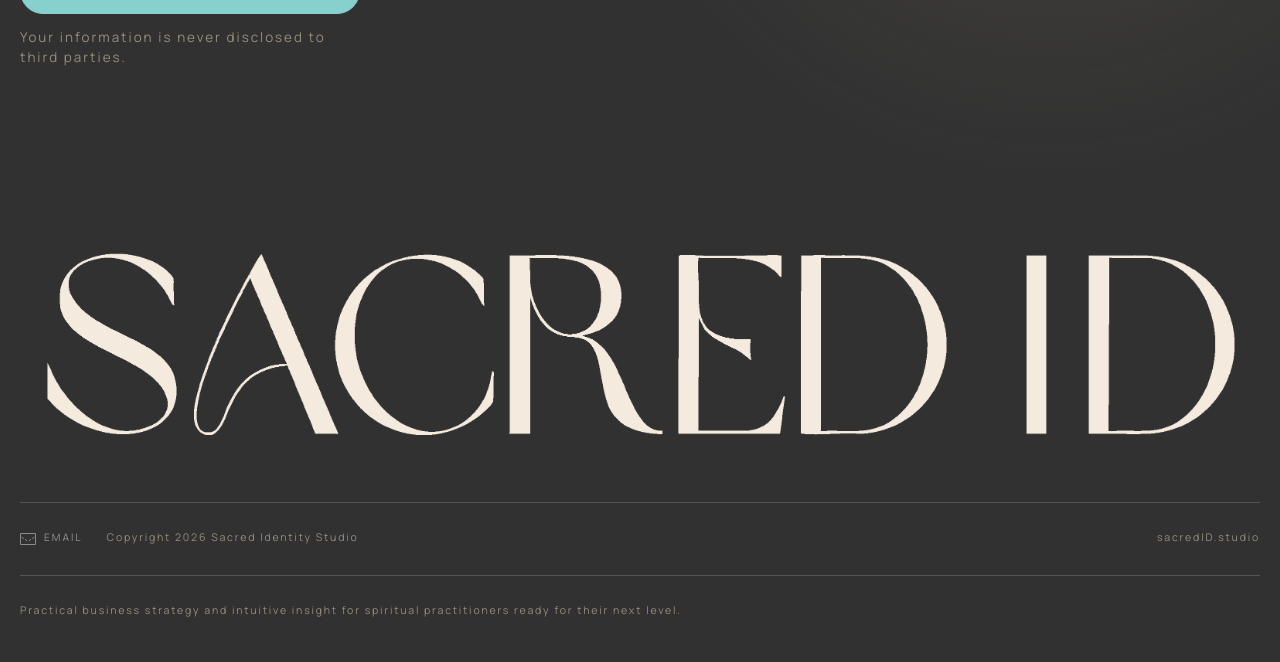
<file: momentum-lab/index.html>
<!doctype html>
<html lang="en">
  <head>
    <meta charset="utf-8" />
    <meta name="viewport" content="width=device-width, initial-scale=1" />
    <link rel="icon" type="image/png" href="/favicon.png" />
    <link rel="apple-touch-icon" href="/favicon.png" />
    <script type="application/ld+json">
      {
        "@context": "https://schema.org",
        "@type": "Organization",
        "name": "Sacred Identity Studio",
        "alternateName": "Sacred ID",
        "url": "https://sacredidentitystudio.com/",
        "logo": "https://sacredidentitystudio.com/logo-horizontal.png",
        "email": "hello@sacredid.studio",
        "description": "Business strategy, brand clarity, and intuitive insight for spiritual practitioners.",
        "address": {
          "@type": "PostalAddress",
          "addressLocality": "Roseville",
          "addressRegion": "MN",
          "addressCountry": "US"
        },
        "areaServed": "Worldwide",
        "sameAs": [
          "https://www.facebook.com/profile.php?id=61557349605270",
          "https://www.instagram.com/sacredidstudio",
          "https://www.alignable.com/roseville-mn/sacred-id?user=16213085"
        ]
      }
    </script>
    <title>Sacred Momentum Lab | Sacred Identity Studio</title>
    <meta
      name="description"
      content="Sacred Momentum Lab is a weekly accountability container for spiritual practitioners who need steady support after the plan is clear."
    />
    <link rel="canonical" href="https://sacredidentitystudio.com/momentum-lab" />

    <meta property="og:type" content="website" />
    <meta property="og:site_name" content="Sacred Identity Studio" />
    <meta property="og:url" content="https://sacredidentitystudio.com/momentum-lab" />
    <meta property="og:title" content="Sacred Momentum Lab | Sacred Identity Studio" />
    <meta property="og:description" content="Sacred Momentum Lab is a weekly accountability container for spiritual practitioners who need steady support after the plan is clear." />
    <meta property="og:image" content="https://sacredidentitystudio.com/og.jpg" />
    <meta property="og:image:width" content="1200" />
    <meta property="og:image:height" content="630" />
    <meta property="og:image:alt" content="Sacred ID — strategy and intuition for spiritual practitioners." />

    <meta name="twitter:card" content="summary_large_image" />
    <meta name="twitter:title" content="Sacred Momentum Lab | Sacred Identity Studio" />
    <meta name="twitter:description" content="Sacred Momentum Lab is a weekly accountability container for spiritual practitioners who need steady support after the plan is clear." />
    <meta name="twitter:image" content="https://sacredidentitystudio.com/og.jpg" />

    <script type="application/ld+json">
      {
        "@context": "https://schema.org",
        "@type": "FAQPage",
        "mainEntity": [
          {
            "@type": "Question",
            "name": "Who is Sacred Momentum Lab for?",
            "acceptedAnswer": {
              "@type": "Answer",
              "text": "Sacred Momentum Lab is for practitioners who already have enough clarity to move, but want steady support while the business keeps evolving. It is for staying focused, making decisions, and keeping the work in motion."
            }
          },
          {
            "@type": "Question",
            "name": "How long is Momentum Lab?",
            "acceptedAnswer": {
              "@type": "Answer",
              "text": "Momentum Lab runs for three months. We meet weekly so there is a consistent rhythm, protected time, and regular accountability."
            }
          },
          {
            "@type": "Question",
            "name": "Do I need to complete Sacred Blueprint first?",
            "acceptedAnswer": {
              "@type": "Answer",
              "text": "Most clients start with Sacred Blueprint first so we have a clear plan. If you already have a clear direction, we can talk about whether Momentum Lab makes sense now."
            }
          },
          {
            "@type": "Question",
            "name": "What do we work on during the weekly sessions?",
            "acceptedAnswer": {
              "@type": "Answer",
              "text": "We work on the decisions that are most alive in the business: offers, messaging, visibility, website direction, systems, priorities, or what needs to be simplified."
            }
          },
          {
            "@type": "Question",
            "name": "What kind of support happens inside Momentum Lab?",
            "acceptedAnswer": {
              "@type": "Answer",
              "text": "Momentum Lab is a practical accountability container. You meet weekly for three months with a small group so you have protected time, steady support, and a place to keep making clear decisions as the business moves forward."
            }
          }
        ]
      }
    </script>
    <style>
      @font-face {
        font-family: "Fraunces";
        src: url("/fraunces-300.ttf") format("truetype");
        font-style: normal;
        font-weight: 300;
        font-display: swap;
      }

      @font-face {
        font-family: "Fraunces";
        src: url("/fraunces-400.ttf") format("truetype");
        font-style: normal;
        font-weight: 400;
        font-display: swap;
      }

      @font-face {
        font-family: "Manrope";
        src: url("/manrope-400.ttf") format("truetype");
        font-style: normal;
        font-weight: 400;
        font-display: swap;
      }

      @font-face {
        font-family: "Manrope";
        src: url("/manrope-700.ttf") format("truetype");
        font-style: normal;
        font-weight: 700;
        font-display: swap;
      }

      :root {
        color-scheme: dark;
        --bg: #3f3f3f;
        --surface: #313131;
        --surface-2: #373737;
        --ink: #f2efe9;
        --muted: #d4c5a9;
        --primary: #d4c5a9;
        --on-primary: #111111;
        --button-bg: #86d1cd;
        --accent: #050b18;
        --line: rgba(212, 197, 169, 0.24);
        --grid: rgba(212, 197, 169, 0.2);
        --shadow: 0 25px 50px -12px rgba(0, 0, 0, 0.25);
        --ease-out: cubic-bezier(0.16, 1, 0.3, 1);
        --radius: 8px;
        --pill: 9999px;
        --max: 1240px;
        /* fixed nav: top offset + pill height + breathing room */
        --nav-clear: 138px;
      }

      * {
        box-sizing: border-box;
      }

      html {
        scroll-behavior: smooth;
      }

      body {
        margin: 0;
        background:
          radial-gradient(circle at 84% 6%, rgba(212, 197, 169, 0.14), transparent 24rem),
          linear-gradient(135deg, rgba(212, 197, 169, 0.06) 0 1px, transparent 1px 16px),
          var(--bg);
        background-size: auto, 18px 18px, auto;
        color: var(--ink);
        font-family: Manrope, ui-sans-serif, system-ui, sans-serif;
        font-size: 12px;
        font-weight: 400;
        letter-spacing: 1px;
        line-height: 1.5;
        text-rendering: geometricPrecision;
      }

      body::before {
        content: "";
        position: fixed;
        inset: 0;
        z-index: 20;
        pointer-events: none;
        opacity: 0.28;
        background-image:
          linear-gradient(115deg, transparent 0 47%, rgba(212, 197, 169, 0.1) 48% 49%, transparent 50%),
          radial-gradient(circle at 10% 0%, rgba(5, 11, 24, 0.42), transparent 32rem);
        background-size: 22px 22px, auto;
        mask-image: linear-gradient(to bottom, black, transparent 72%);
      }

      body::after {
        content: "";
        position: fixed;
        inset: 0;
        z-index: 21;
        pointer-events: none;
        opacity: 0.045;
        background-image: url("data:image/svg+xml,%3Csvg viewBox='0 0 200 200' xmlns='http://www.w3.org/2000/svg'%3E%3Cfilter id='noiseFilter'%3E%3CfeTurbulence type='fractalNoise' baseFrequency='0.65' numOctaves='3' stitchTiles='stitch'/%3E%3C/filter%3E%3Crect width='100%25' height='100%25' filter='url(%23noiseFilter)' opacity='1'/%3E%3C/svg%3E");
        background-size: 200px 200px;
        mix-blend-mode: overlay;
      }

      a {
        color: inherit;
        text-decoration: none;
      }

      a:focus-visible,
      button:focus-visible,
      input:focus-visible {
        outline: 2px solid rgba(212, 197, 169, 0.74);
        outline-offset: 4px;
      }

      img {
        display: block;
        max-width: 100%;
      }

      h1,
      h2,
      h3,
      p,
      blockquote {
        margin-top: 0;
      }

      h1,
      h2,
      h3,
      .display {
        font-family: Fraunces, Georgia, "Times New Roman", serif;
        font-weight: 300;
        letter-spacing: -1.1px;
      }

      p {
        color: var(--muted);
      }

      .page {
        overflow: hidden;
      }

      .nav {
        position: fixed;
        top: 50px;
        left: 0;
        right: 0;
        z-index: 40;
        min-height: 0;
        padding: 0;
        background: transparent;
        pointer-events: none;
        transition:
          opacity 260ms var(--ease-out),
          transform 260ms var(--ease-out);
        will-change: transform;
      }

      .nav.is-hidden {
        opacity: 0;
        transform: translateY(calc(-100% - 72px));
      }

      .nav.is-scrolled {
        min-height: 0;
        padding: 0;
      }

      .nav-inner {
        position: relative;
        width: min(1080px, calc(100% - 200px));
        min-height: 60px;
        margin: 0 auto;
        padding: 8px 8px 8px 20px;
        display: flex;
        align-items: center;
        justify-content: space-between;
        gap: 18px;
        border: 1px solid rgba(212, 197, 169, 0.28);
        border-radius: var(--pill);
        background: rgba(49, 49, 49, 0.82);
        box-shadow: 0 18px 48px rgba(5, 11, 24, 0.28);
        backdrop-filter: blur(18px);
        pointer-events: auto;
        transition:
          background-color 260ms var(--ease-out),
          border-color 260ms var(--ease-out),
          box-shadow 260ms var(--ease-out),
          min-height 260ms var(--ease-out);
      }

      .nav.is-scrolled .nav-inner {
        min-height: 60px;
        border-color: rgba(212, 197, 169, 0.28);
        background: rgba(49, 49, 49, 0.82);
        box-shadow: 0 18px 48px rgba(5, 11, 24, 0.28);
      }

      .brand {
        display: flex;
        align-items: center;
        width: clamp(130px, 14vw, 184px);
        flex: 0 0 auto;
      }

      .brand-logo {
        width: 100%;
        height: auto;
        transition: transform 260ms var(--ease-out), opacity 260ms var(--ease-out);
      }

      .brand:hover .brand-logo {
        opacity: 0.86;
        transform: translateY(-1px);
      }

      .nav-links {
        display: flex;
        align-items: center;
        gap: 4px;
        color: var(--muted);
        font-size: 0.66rem;
        text-transform: uppercase;
      }

      .nav-links a:not(.button) {
        min-height: 40px;
        display: inline-flex;
        align-items: center;
        padding: 12px 16px;
        border-radius: var(--pill);
        transition:
          background-color 180ms var(--ease-out),
          color 180ms var(--ease-out),
          transform 180ms var(--ease-out);
      }

      .nav-links a:hover,
      .nav-links a[aria-current="page"] {
        color: var(--ink);
      }

      .nav-links a:not(.button):hover,
      .nav-links a[aria-current="page"] {
        background: rgba(212, 197, 169, 0.1);
        transform: translateY(-1px);
      }

      .nav-links a.nav-mobile-only {
        display: none;
      }

      .nav-toggle {
        display: none;
        width: 42px;
        height: 42px;
        align-items: center;
        justify-content: center;
        border: 1px solid var(--line);
        border-radius: 50%;
        background: rgba(5, 11, 24, 0.18);
        color: var(--ink);
        cursor: pointer;
      }

      .nav-toggle span {
        position: absolute;
        width: 16px;
        height: 1px;
        background: currentColor;
        transition:
          transform 220ms var(--ease-out),
          opacity 220ms var(--ease-out);
      }

      .nav-toggle span:first-child {
        transform: translateY(-4px);
      }

      .nav-toggle span:last-child {
        transform: translateY(4px);
      }

      .nav.is-open .nav-toggle span:first-child {
        transform: rotate(45deg);
      }

      .nav.is-open .nav-toggle span:last-child {
        transform: rotate(-45deg);
      }

      .button {
        position: relative;
        display: inline-flex;
        align-items: center;
        justify-content: center;
        gap: 8px;
        min-height: 46px;
        padding: 12px 52px 12px 32px;
        border: 1.5px solid var(--button-bg);
        border-radius: var(--pill);
        background: var(--button-bg);
        color: var(--on-primary);
        font-family: Manrope, ui-sans-serif, system-ui, sans-serif;
        font-size: 0.68rem;
        font-weight: 700;
        letter-spacing: 2.4px;
        line-height: 1;
        text-transform: uppercase;
        white-space: nowrap;
        overflow: hidden;
        transition:
          transform 180ms var(--ease-out),
          border-color 600ms var(--ease-out),
          border-radius 600ms var(--ease-out),
          color 600ms var(--ease-out);
      }

      .button::before,
      .button::after {
        content: "";
        position: absolute;
        z-index: 3;
        top: 50%;
        width: 9px;
        height: 9px;
        border-top: 1.5px solid currentColor;
        border-right: 1.5px solid currentColor;
        transition:
          transform 640ms var(--ease-out),
          opacity 640ms var(--ease-out);
      }

      .button::before {
        left: 18px;
        opacity: 0;
        transform: translate(-48px, -50%) rotate(45deg);
      }

      .button::after {
        right: 26px;
        opacity: 1;
        transform: translate(0, -50%) rotate(45deg);
      }

      .button > span:not(.button-fill) {
        position: relative;
        z-index: 2;
        transform: translateX(-6px);
        transition: transform 640ms var(--ease-out);
      }

      .button .button-fill {
        position: absolute;
        z-index: 1;
        top: 50%;
        left: 50%;
        width: 360px;
        height: 360px;
        border-radius: 50%;
        background: var(--accent);
        opacity: 0;
        transform: translate(-50%, -50%) scale(0.045);
        transition:
          transform 640ms var(--ease-out),
          opacity 640ms var(--ease-out);
      }

      .button:hover {
        color: var(--ink);
        border-color: transparent;
        border-radius: 12px;
        transform: translateY(-1px);
      }

      .button:hover::before {
        opacity: 1;
        transform: translate(0, -50%) rotate(45deg);
      }

      .button:hover::after {
        opacity: 0;
        transform: translate(48px, -50%) rotate(45deg);
      }

      .button:hover > span:not(.button-fill) {
        transform: translateX(8px);
      }

      .button:hover .button-fill {
        opacity: 1;
        transform: translate(-50%, -50%) scale(1);
      }

      .button:active {
        transform: translateY(1px) scale(0.95);
      }

      .nav-links .button {
        min-height: 42px;
        padding: 12px 46px 12px 28px;
        font-size: 0.62rem;
      }

      .section {
        width: min(var(--max), calc(100% - 40px));
        margin: 0 auto;
        padding: 112px 0;
      }

      .eyebrow,
      .pill,
      .card-label {
        margin: 0;
        color: var(--primary);
        font-size: 0.66rem;
        letter-spacing: 3px;
        line-height: 1.35;
        text-transform: uppercase;
      }

      .pill {
        display: inline-flex;
        align-items: center;
        justify-content: center;
        min-height: 34px;
        padding: 9px 16px;
        border-radius: var(--pill);
      }

      .lead {
        max-width: 720px;
        margin-bottom: 0;
        color: var(--muted);
        font-size: 0.94rem;
        font-weight: 400;
        letter-spacing: 2.2px;
      }

      .momentum-hero {
        width: min(1500px, calc(100% - 40px));
        min-height: calc(100dvh - 72px);
        margin: 0 auto;
        display: grid;
        grid-template-columns: minmax(0, 0.95fr) minmax(320px, 0.78fr);
        gap: 1px;
        border-left: 1px solid var(--line);
        border-right: 1px solid var(--line);
        background: var(--grid);
        box-shadow: var(--shadow);
      }

      .momentum-copy,
      .momentum-image {
        min-height: calc(100dvh - 72px);
      }

      .momentum-copy {
        padding: clamp(132px, 10vw, 174px) clamp(36px, 5vw, 84px) clamp(48px, 6vw, 86px);
        display: grid;
        align-content: center;
        align-content: safe center;
        gap: 28px;
        background:
          radial-gradient(circle at 12% 16%, rgba(212, 197, 169, 0.14), transparent 22rem),
          linear-gradient(130deg, rgba(212, 197, 169, 0.12), transparent 48%),
          var(--surface);
      }

      .momentum-copy h1 {
        max-width: 870px;
        margin-bottom: 0;
        font-size: clamp(3.8rem, 7.2vw, 8.1rem);
        line-height: 0.9;
      }

      .momentum-image {
        position: relative;
        background: url("/momentum-lab-table.png") center / cover;
      }

      .momentum-image-card {
        position: absolute;
        right: clamp(18px, 3vw, 36px);
        bottom: clamp(18px, 3vw, 36px);
        width: min(380px, calc(100% - 36px));
        padding: clamp(20px, 3vw, 30px);
        border: 1px solid var(--line);
        border-radius: var(--radius);
        background: rgba(5, 11, 24, 0.76);
        box-shadow: var(--shadow);
      }

      .momentum-image-card p {
        margin: 0;
        color: var(--ink);
        font-family: Fraunces, Georgia, "Times New Roman", serif;
        font-size: clamp(1.45rem, 2.4vw, 2.15rem);
        font-weight: 300;
        line-height: 1.08;
        letter-spacing: 0;
      }

      .momentum-grid {
        display: grid;
        grid-template-columns: minmax(280px, 0.78fr) minmax(0, 1.1fr);
        gap: clamp(36px, 6vw, 92px);
        align-items: start;
      }

      .momentum-cards {
        display: grid;
        grid-template-columns: repeat(2, minmax(0, 1fr));
        gap: 1px;
        border: 1px solid var(--line);
        border-radius: var(--radius);
        background: var(--grid);
        overflow: hidden;
      }

      .momentum-card {
        min-height: 300px;
        padding: clamp(24px, 3vw, 38px);
        background: var(--surface);
        display: flex;
        flex-direction: column;
        justify-content: space-between;
      }

      .momentum-card h3 {
        margin-bottom: 18px;
        font-size: clamp(1.8rem, 3vw, 3rem);
        line-height: 1;
      }

      .momentum-card p {
        margin-bottom: 0;
        color: var(--muted);
        font-size: 0.84rem;
        letter-spacing: 2px;
      }

      .momentum-panel {
        width: min(1280px, calc(100% - 40px));
        margin: 0 auto;
        padding: clamp(36px, 6vw, 80px);
        border: 1px solid var(--line);
        border-radius: var(--radius);
        background:
          linear-gradient(120deg, rgba(212, 197, 169, 0.14), transparent 55%),
          var(--surface);
        display: grid;
        grid-template-columns: minmax(0, 0.9fr) minmax(260px, 0.55fr);
        gap: clamp(32px, 5vw, 72px);
        align-items: center;
        box-shadow: var(--shadow);
      }

      .momentum-panel h2 {
        max-width: 760px;
        margin-bottom: 24px;
        font-size: clamp(3.2rem, 6.4vw, 6.6rem);
        line-height: 0.95;
      }

      .momentum-list {
        margin: 0;
        padding: 0;
        list-style: none;
        display: grid;
        gap: 18px;
      }

      .momentum-list li {
        padding-left: 34px;
        position: relative;
        color: var(--muted);
        font-size: 0.88rem;
        letter-spacing: 2px;
      }

      .momentum-list li::before {
        content: "";
        position: absolute;
        left: 0;
        top: 0.72em;
        width: 18px;
        height: 1px;
        background: var(--primary);
      }

      .momentum-actions {
        display: flex;
        gap: 14px;
        flex-wrap: wrap;
      }

      .momentum-actions .secondary {
        background: transparent;
        color: var(--primary);
      }

      .momentum-actions .secondary .button-fill {
        background: var(--primary);
      }

      .momentum-actions .secondary:hover {
        color: var(--on-primary);
      }

      .about-hero {
        width: min(1500px, calc(100% - 40px));
        min-height: calc(100dvh - 72px);
        margin: 0 auto;
        display: grid;
        grid-template-columns: minmax(0, 1fr) minmax(320px, 0.76fr);
        gap: 1px;
        background: var(--grid);
        border-left: 1px solid var(--line);
        border-right: 1px solid var(--line);
        box-shadow: var(--shadow);
      }

      .about-hero-copy,
      .about-hero-image {
        min-height: calc(100dvh - 72px);
      }

      .about-hero-copy {
        padding: max(clamp(104px, 8vw, 132px), var(--nav-clear)) clamp(36px, 5vw, 80px)
          clamp(36px, 5vw, 80px);
        display: grid;
        align-content: center;
        align-content: safe center;
        gap: 28px;
        background:
          linear-gradient(130deg, rgba(212, 197, 169, 0.12), transparent 48%),
          var(--surface);
      }

      .about-hero h1 {
        max-width: 820px;
        margin-bottom: 0;
        font-size: clamp(3.6rem, 6.2vw, 7.4rem);
        line-height: 0.9;
      }

      .about-hero-image {
        position: relative;
        background: url("/matt-laptop-wall.png") center / cover;
      }

      .quote-card {
        align-self: end;
        max-width: 520px;
        padding: clamp(22px, 3vw, 34px);
        border: 1px solid var(--line);
        border-radius: var(--radius);
        background: rgba(5, 11, 24, 0.72);
        box-shadow: var(--shadow);
      }

      .quote-card blockquote {
        margin-bottom: 14px;
        color: var(--ink);
        font-family: Fraunces, Georgia, "Times New Roman", serif;
        font-size: clamp(1.55rem, 2.8vw, 2.6rem);
        font-weight: 300;
        line-height: 1.08;
        letter-spacing: 0;
      }

      .quote-card p {
        margin-bottom: 0;
        font-size: 0.62rem;
        letter-spacing: 2.2px;
        text-transform: uppercase;
      }

      .story-grid {
        display: grid;
        grid-template-columns: minmax(280px, 0.62fr) minmax(0, 1.18fr);
        gap: clamp(36px, 6vw, 92px);
        align-items: center;
      }

      .sticky-heading {
        position: sticky;
        top: 104px;
        display: grid;
        gap: 24px;
      }

      .sticky-heading h2,
      .full-heading h2 {
        max-width: 720px;
        margin-bottom: 0;
        font-size: clamp(3rem, 6vw, 6.2rem);
        line-height: 0.94;
      }

      .copy-stack {
        display: grid;
        gap: 20px;
      }

      .copy-stack p {
        margin: 0;
        max-width: 760px;
        font-size: 0.92rem;
        letter-spacing: 2px;
      }

      .belief-grid,
      .lens-grid {
        display: grid;
        grid-template-columns: repeat(3, minmax(0, 1fr));
        gap: 1px;
        background: var(--grid);
        border: 1px solid var(--line);
      }

      .lens-grid {
        grid-template-columns: repeat(2, minmax(0, 1fr));
        grid-auto-rows: 1fr;
        gap: 1px;
        border-radius: var(--radius);
        overflow: hidden;
      }

      .belief-grid-wrap {
        margin-top: 48px;
      }

      .belief-card,
      .lens-card {
        min-height: 300px;
        padding: clamp(24px, 3vw, 38px);
        border-radius: var(--radius);
        background: var(--surface);
        display: flex;
        flex-direction: column;
        justify-content: space-between;
      }

      .lens-card {
        min-height: 300px;
        border-radius: 0;
      }

      .belief-card h3,
      .lens-card h3 {
        margin-bottom: 18px;
        font-size: clamp(1.8rem, 3vw, 3.15rem);
        line-height: 1;
      }

      .belief-card p,
      .lens-card p {
        margin-bottom: 0;
        font-size: 0.84rem;
        letter-spacing: 2px;
      }

      .feature-panel {
        display: grid;
        grid-template-columns: minmax(0, 0.84fr) minmax(300px, 0.76fr);
        gap: 1px;
        padding-top: 0;
        padding-bottom: 0;
        border: 1px solid var(--line);
        background: var(--grid);
      }

      .feature-image {
        min-height: 620px;
        background: url("/matt-window-smile.png") center / cover;
        filter: saturate(0.72) contrast(1.08) brightness(0.84);
      }

      .feature-copy {
        padding: clamp(30px, 5vw, 72px);
        background: var(--surface);
        display: grid;
        align-content: center;
        align-content: safe center;
        gap: 26px;
      }

      .feature-copy h2 {
        margin-bottom: 0;
        font-size: clamp(3rem, 5.6vw, 5.8rem);
        line-height: 0.94;
      }

      .full-heading {
        display: grid;
        justify-items: center;
        gap: 22px;
        text-align: center;
      }

      .full-heading .lead {
        margin: 0 auto;
      }

      .faq-heading {
        max-width: 460px;
        display: flex;
        flex-direction: column;
        align-items: flex-start;
        gap: 24px;
      }

      .faq-heading .lead {
        margin-bottom: 0;
      }

      .faq-list {
        display: grid;
        gap: 14px;
      }

      .faq-item {
        border: 1px solid var(--line);
        border-radius: var(--radius);
        background:
          linear-gradient(135deg, rgba(212, 197, 169, 0.08), transparent 48%),
          var(--surface);
        box-shadow: var(--shadow);
        overflow: hidden;
        transition:
          border-color 220ms var(--ease-out),
          background-color 220ms var(--ease-out);
      }

      .faq-item[open] {
        border-color: rgba(212, 197, 169, 0.42);
      }

      .faq-item summary {
        min-height: 88px;
        padding: 24px;
        display: flex;
        align-items: center;
        justify-content: space-between;
        gap: 28px;
        list-style: none;
        cursor: pointer;
      }

      .faq-item summary::-webkit-details-marker {
        display: none;
      }

      .faq-question {
        color: var(--ink);
        font-family: Fraunces, Georgia, "Times New Roman", serif;
        font-size: clamp(1.55rem, 2.7vw, 2.75rem);
        font-weight: 400;
        line-height: 1.02;
        letter-spacing: -0.03em;
      }

      .faq-icon {
        position: relative;
        flex: 0 0 32px;
        width: 32px;
        height: 32px;
        border: 1px solid var(--line);
        border-radius: var(--pill);
      }

      .faq-icon::before,
      .faq-icon::after {
        content: "";
        position: absolute;
        top: 50%;
        left: 50%;
        width: 10px;
        height: 1px;
        border-radius: 1px;
        background: var(--primary);
        transform: translate(-50%, -50%);
        transition: transform 220ms var(--ease-out);
      }

      .faq-icon::after {
        transform: translate(-50%, -50%) rotate(90deg);
      }

      .faq-item[open] .faq-icon::after {
        transform: translate(-50%, -50%) rotate(0deg);
      }

      .faq-answer {
        max-width: 720px;
        padding: 0 24px 26px;
        color: rgba(242, 239, 233, 0.74);
        font-size: 0.88rem;
        line-height: 1.72;
        letter-spacing: 1.2px;
      }

      .faq-answer p {
        margin-bottom: 0;
      }

      .closing {
        width: min(1280px, calc(100% - 40px));
        margin: 0 auto 24px;
        padding: clamp(36px, 6vw, 80px);
        border: 1px solid var(--line);
        background:
          linear-gradient(120deg, rgba(212, 197, 169, 0.15), transparent 55%),
          linear-gradient(135deg, rgba(212, 197, 169, 0.08) 0 1px, transparent 1px 13px),
          var(--surface);
        background-size: auto, 14px 14px, auto;
        display: grid;
        gap: 28px;
        box-shadow: var(--shadow);
      }

      .closing h2 {
        max-width: 820px;
        margin-bottom: 0;
        font-size: clamp(3.2rem, 6.4vw, 6.6rem);
        line-height: 0.95;
      }

      .closing .button {
        justify-self: start;
        width: fit-content;
      }

      .footer {
        position: relative;
        width: 100%;
        margin: 0 auto;
        padding: 64px 0 32px;
        border-top: 1px solid var(--line);
        background:
          radial-gradient(circle at 82% 0%, rgba(212, 197, 169, 0.12), transparent 28rem),
          var(--surface);
        overflow: hidden;
      }

      .footer-shell {
        width: min(var(--max), calc(100% - 40px));
        margin: 0 auto;
      }

      .footer-halves {
        display: grid;
        grid-template-columns: minmax(280px, 0.55fr) minmax(0, 1fr);
        gap: clamp(44px, 7vw, 96px);
        align-items: start;
      }

      .footer-left {
        display: grid;
        gap: 40px;
      }

      .footer-logo-small {
        width: min(230px, 70vw);
        height: auto;
        filter: brightness(0) invert(94%) sepia(8%) saturate(325%) hue-rotate(351deg) brightness(101%) contrast(91%);
      }

      .footer p {
        font-size: 0.84rem;
        letter-spacing: 2px;
      }

      .footer-right {
        display: grid;
        grid-template-columns: repeat(3, minmax(120px, 1fr));
        gap: clamp(30px, 5vw, 72px);
        justify-self: end;
        width: min(720px, 100%);
      }

      .footer-column {
        display: grid;
        gap: 24px;
        align-content: start;
      }

      .footer-column-title {
        margin: 0;
        color: rgba(212, 197, 169, 0.54);
        font-size: 0.62rem;
        letter-spacing: 2.4px;
        text-transform: uppercase;
      }

      .footer-links-column {
        display: grid;
        gap: 12px;
      }

      .footer-link {
        color: var(--ink);
        font-size: clamp(1rem, 1vw, 1rem);
        font-weight: 400;
        letter-spacing: 0.01em;
        line-height: 1.25;
        transition: color 180ms ease;
      }

      .footer-link:hover {
        color: var(--primary);
      }

      .footer-logo-big {
        width: 100%;
        height: auto;
        margin: clamp(56px, 9vw, 100px) 0 40px;
        filter: brightness(0) invert(94%) sepia(8%) saturate(325%) hue-rotate(351deg) brightness(101%) contrast(91%);
      }

      .footer-bottom-tile {
        border-top: 1px solid var(--line);
        border-bottom: 1px solid var(--line);
        padding: 28px 0;
      }

      .footer-bottom-wrap {
        display: flex;
        align-items: center;
        justify-content: space-between;
        gap: 24px;
        flex-wrap: wrap;
      }

      .footer-last-block,
      .footer-rights-wrap,
      .footer-social-wrap {
        display: flex;
        align-items: center;
        gap: 24px;
        flex-wrap: wrap;
      }

      .footer-social-wrap {
        gap: 14px;
      }

      .social-link {
        display: inline-flex;
        align-items: center;
        gap: 8px;
        color: rgba(242, 239, 233, 0.52);
        font-size: 0.64rem;
        letter-spacing: 2px;
        text-transform: uppercase;
        transition: color 180ms ease;
      }

      .social-link.mail-link::before {
        content: "";
        width: 14px;
        height: 10px;
        border: 1px solid currentColor;
        border-radius: 1px;
        background:
          linear-gradient(35deg, transparent 47%, currentColor 49% 51%, transparent 53%) left / 50% 100% no-repeat,
          linear-gradient(145deg, transparent 47%, currentColor 49% 51%, transparent 53%) right / 50% 100% no-repeat;
        opacity: 0.9;
      }

      .social-link:hover {
        color: var(--ink);
      }

      .footer-bottom-message {
        padding-top: 28px;
      }

      .footer-bottom-message p,
      .footer-note,
      .footer-bottom-wrap {
        color: rgba(212, 197, 169, 0.62);
        font-size: 0.66rem;
        letter-spacing: 1.8px;
      }

      .field {
        display: grid;
        gap: 8px;
      }

      .field label {
        color: var(--ink);
        font-size: 0.68rem;
        letter-spacing: 2.4px;
      }

      .reveal {
        opacity: 0;
        transform: translateY(22px);
        transition:
          opacity 700ms var(--ease-out),
          transform 700ms var(--ease-out);
      }

      .reveal.visible {
        opacity: 1;
        transform: translateY(0);
      }

      @media (prefers-reduced-motion: reduce) {
        html {
          scroll-behavior: auto;
        }

        *,
        *::before,
        *::after {
          animation-duration: 0.01ms !important;
          animation-iteration-count: 1 !important;
          scroll-behavior: auto !important;
          transition-duration: 0.01ms !important;
        }

        .reveal {
          opacity: 1;
          transform: none;
        }
      }

      @media (max-width: 1000px) {
        .nav-inner {
          width: min(100% - 112px, var(--max));
        }

        .section,
        .about-hero,
        .momentum-hero,
        .momentum-panel,
        .closing,
        .footer-shell {
          width: min(100% - 32px, var(--max));
        }

        .about-hero,
        .momentum-hero,
        .momentum-grid,
        .momentum-panel,
        .story-grid,
        .feature-panel {
          grid-template-columns: 1fr;
        }

        .about-hero-copy,
        .momentum-copy,
        .about-hero-image {
          min-height: auto;
        }

        .momentum-image,
        .about-hero-image,
        .feature-image {
          min-height: 520px;
        }

        .sticky-heading {
          position: relative;
          top: auto;
        }

        .faq-heading {
          max-width: none;
        }

        .belief-grid,
        .lens-grid {
          grid-template-columns: 1fr;
        }

        .lens-card:first-child {
          grid-row: auto;
        }
      }

      @media (max-width: 680px) {
        :root {
          --nav-clear: 100px;
        }

        body {
          letter-spacing: 2.2px;
        }

        .nav {
          top: 18px;
          min-height: 0;
          padding: 0;
        }

        .nav-inner {
          width: min(calc(100% - 72px), 1040px);
          min-height: 54px;
          padding: 7px 7px 7px 14px;
        }

        .brand {
          width: 124px;
        }

        .nav-toggle {
          position: relative;
          display: inline-flex;
          flex: 0 0 auto;
        }

        .nav-links {
          position: absolute;
          top: calc(100% + 10px);
          left: 0;
          right: 0;
          display: grid;
          gap: 6px;
          padding: 10px;
          border: 1px solid rgba(212, 197, 169, 0.28);
          border-radius: 22px;
          background: rgba(37, 37, 37, 0.96);
          box-shadow: var(--shadow);
          opacity: 0;
          visibility: hidden;
          transform: translateY(-8px);
          pointer-events: none;
          transition:
            opacity 220ms var(--ease-out),
            visibility 220ms var(--ease-out),
            transform 220ms var(--ease-out);
        }

        .nav.is-open .nav-links {
          opacity: 1;
          visibility: visible;
          transform: translateY(0);
          pointer-events: auto;
        }

        .nav-links a.nav-mobile-only {
          display: inline-flex;
        }

        .nav-links a:not(.button),
        .nav-links .button {
          width: 100%;
          justify-content: center;
        }

        .button {
          min-height: 43px;
          padding: 0 14px;
          font-size: 0.62rem;
          letter-spacing: 1.8px;
        }

        .nav-links .button {
          padding: 12px 46px 12px 28px;
        }

        .section {
          padding: 78px 0;
        }

        .about-hero-copy,
        .momentum-copy,
        .feature-copy {
          padding: 32px 20px;
        }

        .momentum-copy,
        .about-hero-copy {
          padding-top: 96px;
        }

        .momentum-copy h1,
        .momentum-panel h2,
        .about-hero h1 {
          font-size: clamp(3rem, 15vw, 4.8rem);
          line-height: 0.92;
        }

        .momentum-cards {
          grid-template-columns: 1fr;
        }

        .faq-item summary {
          min-height: 76px;
          padding: 20px;
          gap: 18px;
        }

        .faq-answer {
          padding: 0 20px 22px;
        }

        .momentum-image,
        .about-hero-image,
        .feature-image {
          min-height: 390px;
        }
      }
      /* Shared homepage footer overrides */

      .signup {
        display: grid;
        gap: 14px;
        max-width: 340px;
      }

      .form-status {
        min-height: 1.4em;
        margin: 0;
        color: var(--muted);
        font-size: 0.68rem;
        opacity: 0;
        transform: translateY(4px);
        transition:
          opacity 260ms var(--ease-out),
          transform 260ms var(--ease-out);
      }

      .signup.is-complete .form-status {
        opacity: 1;
        transform: translateY(0);
      }

      .signup.is-complete .button {
        transform: translateY(-1px);
      }

      input {
        width: 100%;
        min-height: 48px;
        border: 1px solid var(--line);
        border-radius: var(--radius);
        background: var(--surface);
        color: var(--ink);
        padding: 0 18px;
        font: inherit;
        font-size: 0.72rem;
      }

      input::placeholder {
        color: rgba(212, 197, 169, 0.62);
        opacity: 1;
      }

      input:focus {
        border-color: rgba(212, 197, 169, 0.58);
        outline: none;
      }

      @media (max-width: 1000px) {
        .footer-shell {
          width: min(100% - 32px, var(--max));
        }

        .footer-halves {
          grid-template-columns: 1fr;
        }

        .footer-right {
          justify-self: stretch;
          grid-template-columns: repeat(3, minmax(0, 1fr));
          width: 100%;
        }
      }

      @media (max-width: 700px) {
        .footer {
          padding: 48px 0 24px;
        }

        .footer-left {
          gap: 32px;
        }

        .footer-right {
          grid-template-columns: 1fr;
          gap: 34px;
        }

        .footer-column {
          gap: 16px;
        }

        .footer-logo-big {
          margin-top: 56px;
          margin-bottom: 28px;
        }

        .footer-bottom-tile {
          padding: 24px 0;
        }

        .footer-bottom-wrap,
        .footer-last-block,
        .footer-rights-wrap {
          align-items: flex-start;
          flex-direction: column;
        }
      }

    </style>
  </head>
  <body>
    <div id="top" class="page">
      <nav class="nav" aria-label="Primary navigation">
        <div class="nav-inner">
          <a aria-label='Sacred ID home' class='brand' href='/'>
            <img class="brand-logo" src="/logo-horizontal.png" alt="Sacred ID" width="375" height="60" />
          </a>
          <div class="nav-links">
            <a class='nav-mobile-only' href='/'>Home</a>
            <a class='nav-mobile-only' href='/works'>Works</a>
            <a class='nav-mobile-only' href='/about'>About</a>
            <a class='nav-mobile-only' href='/sacred-blueprint'>Sacred Blueprint</a>
            <a class="nav-mobile-only" href="mailto:hello@sacredid.studio">Email</a>
            <a class="button" href="https://sacredid.bloom.io/fit"><span>Request a Fit Call</span><span class="button-fill" aria-hidden="true"></span></a>
          </div>
          <button class="nav-toggle" type="button" aria-label="Open navigation" aria-expanded="false">
            <span aria-hidden="true"></span>
            <span aria-hidden="true"></span>
          </button>
        </div>
      </nav>

      <main>
        <section class="momentum-hero" aria-label="Sacred Momentum Lab">
          <div class="momentum-copy reveal">
            <p class="eyebrow">Sacred Momentum Lab</p>
            <h1>Ongoing guidance for the business you are becoming.</h1>
            <p class="lead">
              For when the direction is clear enough to move, but you still need a steady rhythm, practical discernment, and another set of eyes while the business keeps evolving. We meet weekly for three months so the work stays focused, grounded, and in motion.
            </p>
            <div class="momentum-actions">
              <a class="button" href="https://sacredid.bloom.io/fit"><span>Request a Fit Call</span><span class="button-fill" aria-hidden="true"></span></a>
            </div>
          </div>
          <div class="momentum-image reveal" role="img" aria-label="Hands writing strategy notes at a dark studio table.">
            <div class="momentum-image-card">
              <p>Weekly support for staying clear, focused, and in motion.</p>
            </div>
          </div>
        </section>

        <section class="section momentum-grid" aria-label="Who Momentum Lab is for">
          <aside class="sticky-heading reveal">
            <span class="pill">When it fits</span>
            <h2>You do not need another full diagnosis. You need steady momentum.</h2>
            <p class="lead">Momentum Lab is not the first step for everyone. It is for clients who already have enough clarity to keep moving and need support making aligned decisions as the business changes.</p>
          </aside>
          <div class="momentum-cards">
            <article class="momentum-card reveal">
              <p class="card-label">01</p>
              <div>
                <h3>You have a plan, but life keeps shifting.</h3>
                <p>We keep the work current when your capacity, audience, offers, or timing changes.</p>
              </div>
            </article>
            <article class="momentum-card reveal">
              <p class="card-label">02</p>
              <div>
                <h3>You need help choosing what matters now.</h3>
                <p>We sort the next decision from the noise so the business does not become scattered again.</p>
              </div>
            </article>
            <article class="momentum-card reveal">
              <p class="card-label">03</p>
              <div>
                <h3>You need protected time to keep choosing clearly.</h3>
                <p>The group gives you a regular place to name what matters, decide what is next, and stay with it.</p>
              </div>
            </article>
            <article class="momentum-card reveal">
              <p class="card-label">04</p>
              <div>
                <h3>You move better with rhythm.</h3>
                <p>The point is not pressure. It is a consistent container where the business can stay alive and coherent.</p>
              </div>
            </article>
          </div>
        </section>

        <section class="momentum-panel reveal" aria-label="How Momentum Lab works">
          <div>
            <p class="eyebrow">The container</p>
            <h2>A weekly place to bring the business back into focus.</h2>
            <p class="lead">
              Each session meets the business where it is. We review what is moving, what is stuck, what needs to be decided, and what wants to emerge next.
            </p>
          </div>
          <ul class="momentum-list">
            <li>Weekly group support and accountability</li>
            <li>Offer, message, website, or visibility decisions</li>
            <li>Accountability without forcing misaligned action</li>
            <li>Clear next steps after each session</li>
          </ul>
        </section>

        <section class="section momentum-grid" aria-label="How to begin">
          <aside class="sticky-heading reveal">
            <span class="pill">How to begin</span>
            <h2>Most clients start with Sacred Blueprint first.</h2>
          </aside>
          <div class="copy-stack reveal">
            <p>Sacred Blueprint gives us the initial read: what is working, what is unclear, what needs to become visible, and what belongs in the next 90 days.</p>
            <p>After that, Momentum Lab can become the ongoing support structure if steady guidance is the right next step.</p>
            <p>If you already have a clear plan and need a place to keep refining decisions, we can talk about whether Momentum Lab makes sense now.</p>
          </div>
        </section>

        <section class="section momentum-grid faq" aria-label="Sacred Momentum Lab frequently asked questions">
          <aside class="sticky-heading faq-heading reveal">
            <span class="pill">FAQ</span>
            <h2>Questions before you step into the Lab.</h2>
            <p class="lead">The Lab is simpler than a full rebuild. It gives your business a weekly rhythm, a clear place to bring decisions, and accountability that keeps the work moving.</p>
          </aside>
          <div class="faq-list reveal" data-faq-list>
            <details class="faq-item" open>
              <summary>
                <span class="faq-question">Who is Sacred Momentum Lab for?</span>
                <span class="faq-icon" aria-hidden="true"></span>
              </summary>
              <div class="faq-answer">
                <p>Sacred Momentum Lab is for practitioners who already have enough clarity to move, but want steady support while the business keeps evolving. It is for staying focused, making decisions, and keeping the work in motion.</p>
              </div>
            </details>
            <details class="faq-item">
              <summary>
                <span class="faq-question">How long is Momentum Lab?</span>
                <span class="faq-icon" aria-hidden="true"></span>
              </summary>
              <div class="faq-answer">
                <p>Momentum Lab runs for three months. We meet weekly so there is a consistent rhythm, protected time, and regular accountability.</p>
              </div>
            </details>
            <details class="faq-item">
              <summary>
                <span class="faq-question">Do I need to complete Sacred Blueprint first?</span>
                <span class="faq-icon" aria-hidden="true"></span>
              </summary>
              <div class="faq-answer">
                <p>Most clients start with Sacred Blueprint first so we have a clear plan. If you already have a clear direction, we can talk about whether Momentum Lab makes sense now.</p>
              </div>
            </details>
            <details class="faq-item">
              <summary>
                <span class="faq-question">What do we work on during the weekly sessions?</span>
                <span class="faq-icon" aria-hidden="true"></span>
              </summary>
              <div class="faq-answer">
                <p>We work on the decisions that are most alive in the business: offers, messaging, visibility, website direction, systems, priorities, or what needs to be simplified.</p>
              </div>
            </details>
            <details class="faq-item">
              <summary>
                <span class="faq-question">What kind of support happens inside Momentum Lab?</span>
                <span class="faq-icon" aria-hidden="true"></span>
              </summary>
              <div class="faq-answer">
                <p>Momentum Lab is a practical accountability container. You meet weekly for three months with a small group so you have protected time, steady support, and a place to keep making clear decisions as the business moves forward.</p>
              </div>
            </details>
          </div>
        </section>

        <section class="closing reveal" aria-label="Momentum Lab next step">
          <p class="eyebrow">Next step</p>
          <h2>Bring the business back into a steady rhythm.</h2>
          <p class="lead">
            We will look at where you are, what is already clear, and whether Momentum Lab is the right container for this season of your work.
          </p>
          <a class="button" href="https://sacredid.bloom.io/fit"><span>Request a Fit Call</span><span class="button-fill" aria-hidden="true"></span></a>
        </section>
      </main>

      <footer class="footer">
        <div class="footer-shell">
          <div class="footer-halves">
            <div class="footer-left">
              <a aria-label='Sacred ID home' href='/#top'>
                <img
                  class="footer-logo-small"
                  src="/sacred-ID.gif"
                  alt="Sacred ID"
                  width="3208"
                  height="641"
                  loading="lazy"
                />
              </a>
              <form class="signup" method="POST" action="https://formspree.io/f/xdenweag">
                <input type="hidden" name="_subject" value="New Sacred ID signup" />
                <div class="field">
                  <label for="email">Receive Sacred ID updates</label>
                  <input id="email" name="email" type="email" placeholder="Email" autocomplete="email" required />
                </div>
                <button class="button" type="submit"><span>Join</span><span class="button-fill" aria-hidden="true"></span></button>
                <p class="footer-note">Your information is never disclosed to third parties.</p>
                <p class="form-status" aria-live="polite"></p>
              </form>
            </div>
            <nav class="footer-right" aria-label="Footer navigation">
              <div class="footer-column">
                <p class="footer-column-title">Main pages</p>
                <div class="footer-links-column">
                  <a class='footer-link' href='/#top'>Home</a>
                  <a class='footer-link' href='/works'>Works</a>
                  <a class='footer-link' href='/about'>About</a>
                  <a class='footer-link' href='/contact'>Contact</a>
                </div>
              </div>
              <div class="footer-column">
                <p class="footer-column-title">Offerings</p>
                <div class="footer-links-column">
                  <a class='footer-link' href='/sacred-blueprint'>Sacred Blueprint</a>
                  <a class='footer-link' href='/momentum-lab'>Sacred Momentum Lab</a>
                  <a class='footer-link' href='/build-what-is-next'>Build What is Next</a>
                  <a class='footer-link' href='/site-management'>Site Management</a>
                  <a class='footer-link' href='/virtual-photo-shoot'>Virtual Photo Shoot</a>
                </div>
              </div>
              <div class="footer-column">
                <p class="footer-column-title">Contact</p>
                <div class="footer-links-column">
                  <a class="footer-link" href="https://sacredid.bloom.io/fit">Request a Fit Call</a>
                  <a class="footer-link" href="mailto:hello@sacredid.studio">Email</a>
                  <a class="footer-link" href="https://sacredidentitystudio.com/">sacredID.studio</a>
                </div>
              </div>
            </nav>
          </div>
          <img
            class="footer-logo-big"
            src="/sacred-ID.gif"
            alt="Sacred ID"
            width="3208"
            height="641"
            loading="lazy"
          />
          <div class="footer-bottom-tile">
            <div class="footer-bottom-wrap">
              <div class="footer-last-block">
                <div class="footer-rights-wrap">
                  <div class="footer-social-wrap" aria-label="Contact links">
                    <a class="social-link mail-link" href="mailto:hello@sacredid.studio">Email</a>
                  </div>
                  <span>Copyright 2026 Sacred Identity Studio</span>
                </div>
              </div>
              <span>sacredID.studio</span>
            </div>
          </div>
          <div class="footer-bottom-message">
            <p>Practical business strategy and intuitive insight for spiritual practitioners ready for their next level.</p>
          </div>
        </div>
      </footer>
    </div>

    <script>
      const reduceMotion = window.matchMedia("(prefers-reduced-motion: reduce)").matches;
      const nav = document.querySelector(".nav");
      const navToggle = document.querySelector(".nav-toggle");
      const reveals = document.querySelectorAll(".reveal");
      const signup = document.querySelector(".signup");
      let lastScrollY = window.scrollY;

      function updateNavState() {
        if (!nav) return;
        const currentScrollY = window.scrollY;
        const delta = currentScrollY - lastScrollY;

        nav.classList.toggle("is-scrolled", currentScrollY > 8);

        if (currentScrollY < 80 || nav.classList.contains("is-open")) {
          nav.classList.remove("is-hidden");
        } else if (delta > 8) {
          nav.classList.add("is-hidden");
        } else if (delta < -8) {
          nav.classList.remove("is-hidden");
        }

        if (Math.abs(delta) > 8) {
          lastScrollY = currentScrollY;
        }
      }

      updateNavState();
      window.addEventListener("scroll", updateNavState, { passive: true });

      if (nav && navToggle) {
        navToggle.addEventListener("click", () => {
          const isOpen = nav.classList.toggle("is-open");
          navToggle.setAttribute("aria-expanded", String(isOpen));
        });

        nav.querySelectorAll(".nav-links a").forEach((link) => {
          link.addEventListener("click", () => {
            nav.classList.remove("is-open");
            navToggle.setAttribute("aria-expanded", "false");
          });
        });
      }

      document.querySelectorAll("[data-faq-list]").forEach((list) => {
        list.querySelectorAll("details").forEach((item) => {
          item.addEventListener("toggle", () => {
            if (!item.open) return;
            list.querySelectorAll("details[open]").forEach((openItem) => {
              if (openItem !== item) openItem.removeAttribute("open");
            });
          });
        });
      });

      if (reduceMotion) {
        reveals.forEach((node) => node.classList.add("visible"));
      } else {
        const observer = new IntersectionObserver(
          (entries) => {
            entries.forEach((entry) => {
              if (entry.isIntersecting) {
                entry.target.classList.add("visible");
                observer.unobserve(entry.target);
              }
            });
          },
          { threshold: 0.14 }
        );

        reveals.forEach((node) => observer.observe(node));
      }


      if (signup) {
        signup.addEventListener("submit", async (event) => {
          event.preventDefault();
          const status = signup.querySelector(".form-status");
          const email = signup.querySelector("input[type='email']");
          if (!email || !email.checkValidity()) {
            return;
          }
          status.textContent = "Sending\u2026";
          try {
            const response = await fetch(signup.action, {
              method: "POST",
              body: new FormData(signup),
              headers: { Accept: "application/json" },
            });
            if (response.ok) {
              status.textContent = "You are on the list.";
              signup.classList.add("is-complete");
              signup.reset();
            } else {
              status.textContent = "Something went wrong. Please try again.";
            }
          } catch (error) {
            status.textContent = "Something went wrong. Please try again.";
          }
        });
      }
    </script>
  </body>
</html>
</file>
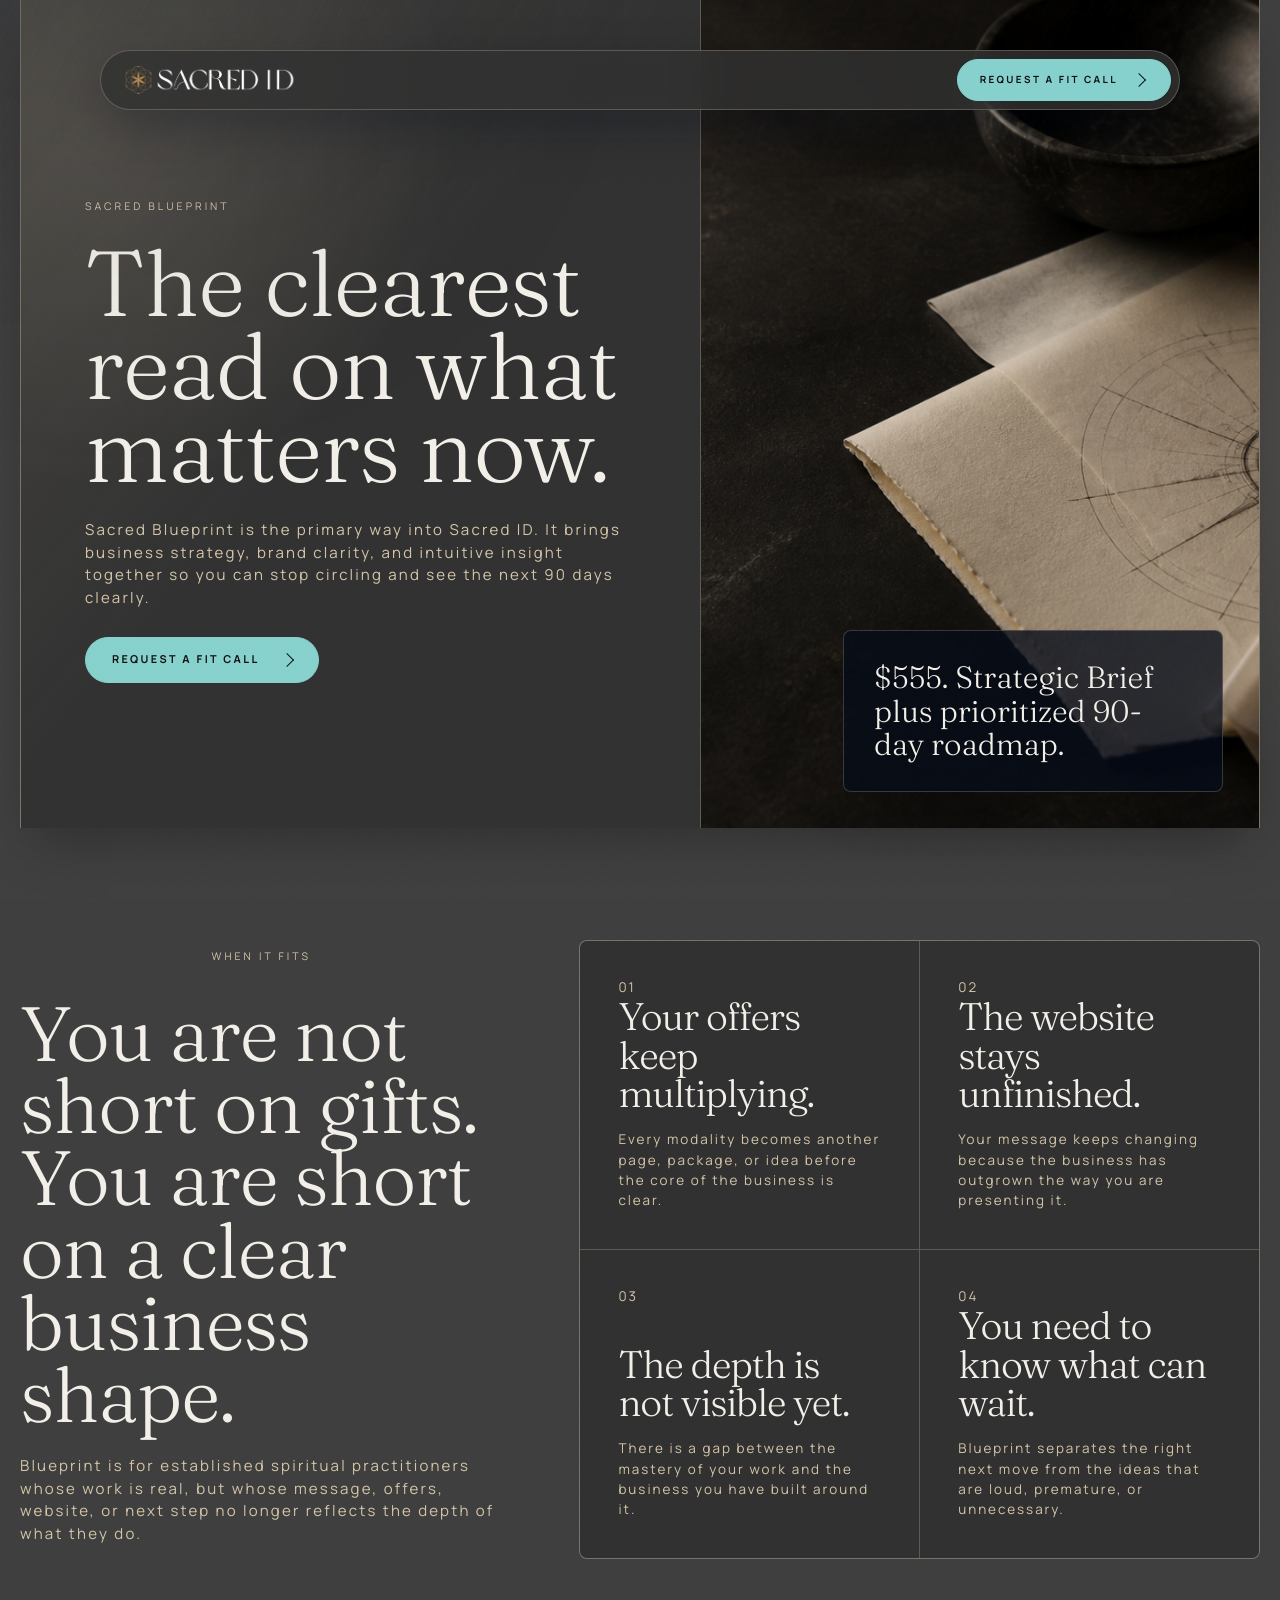
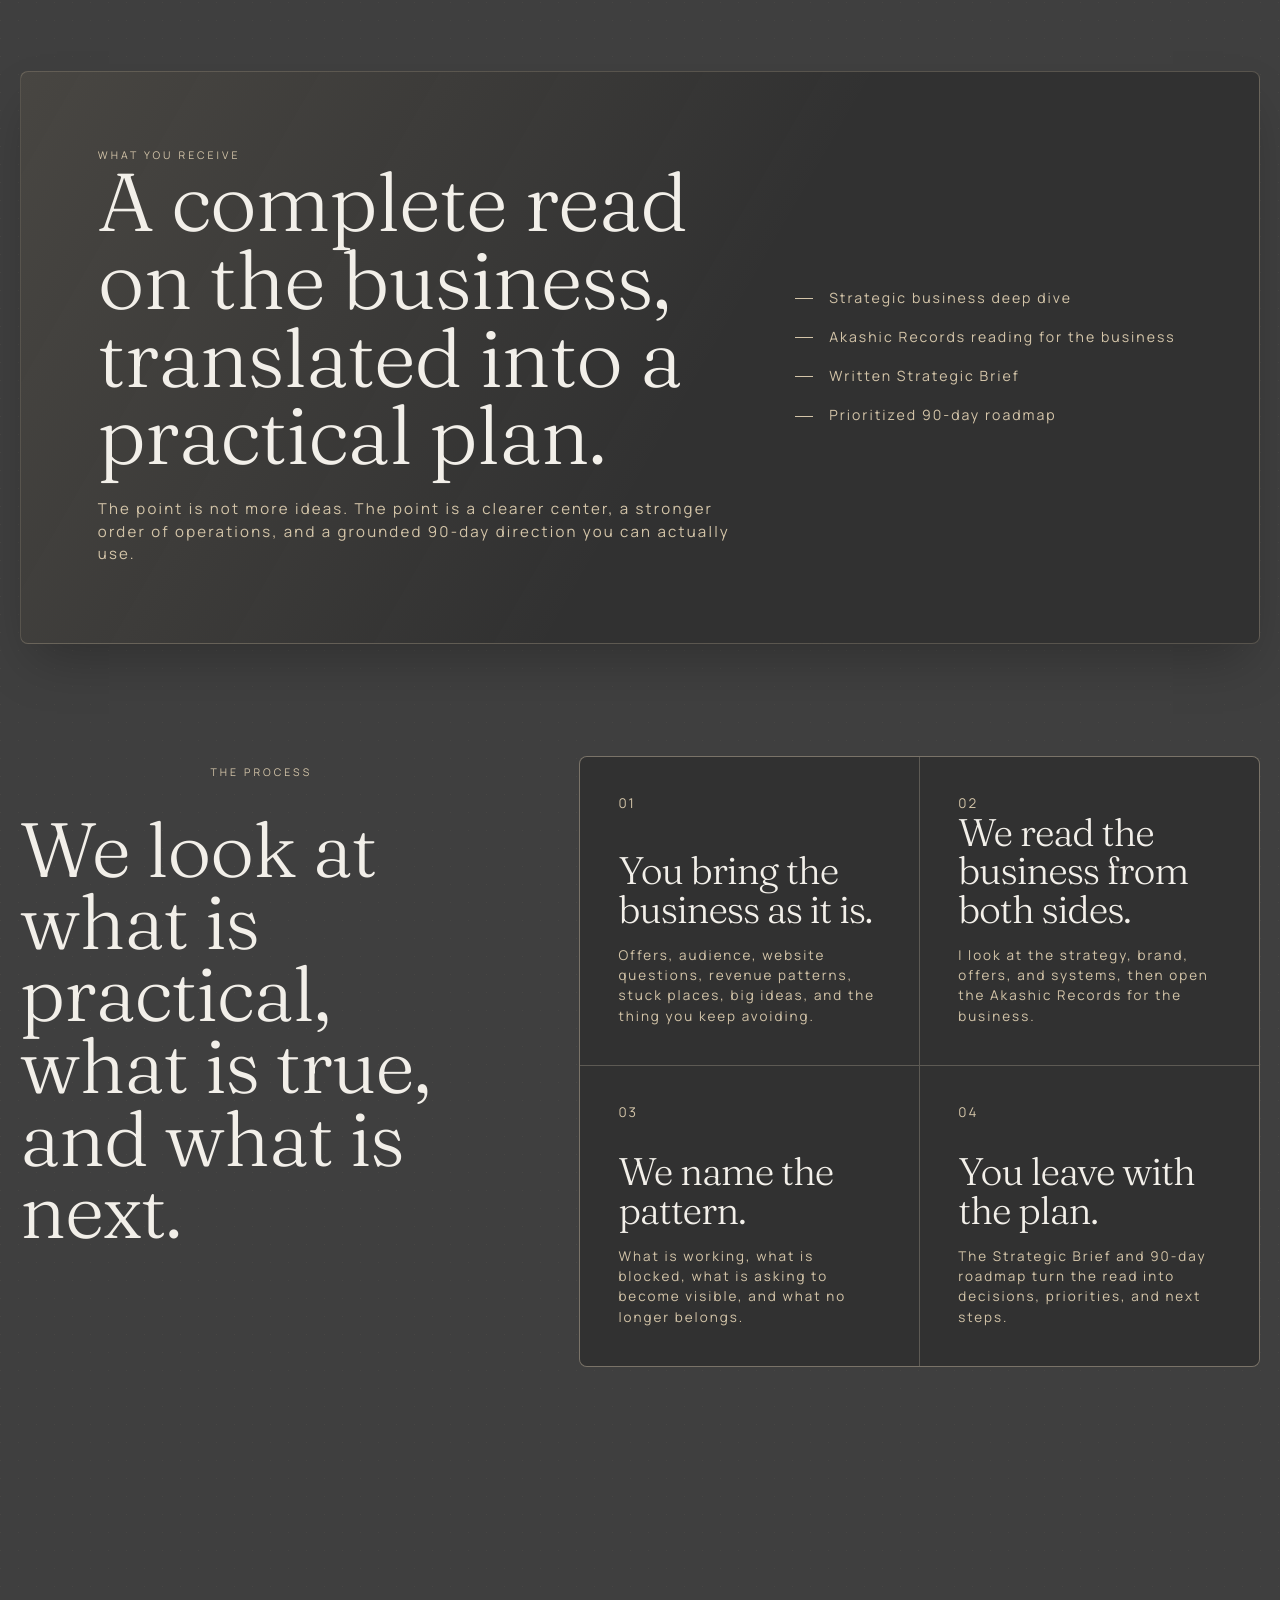
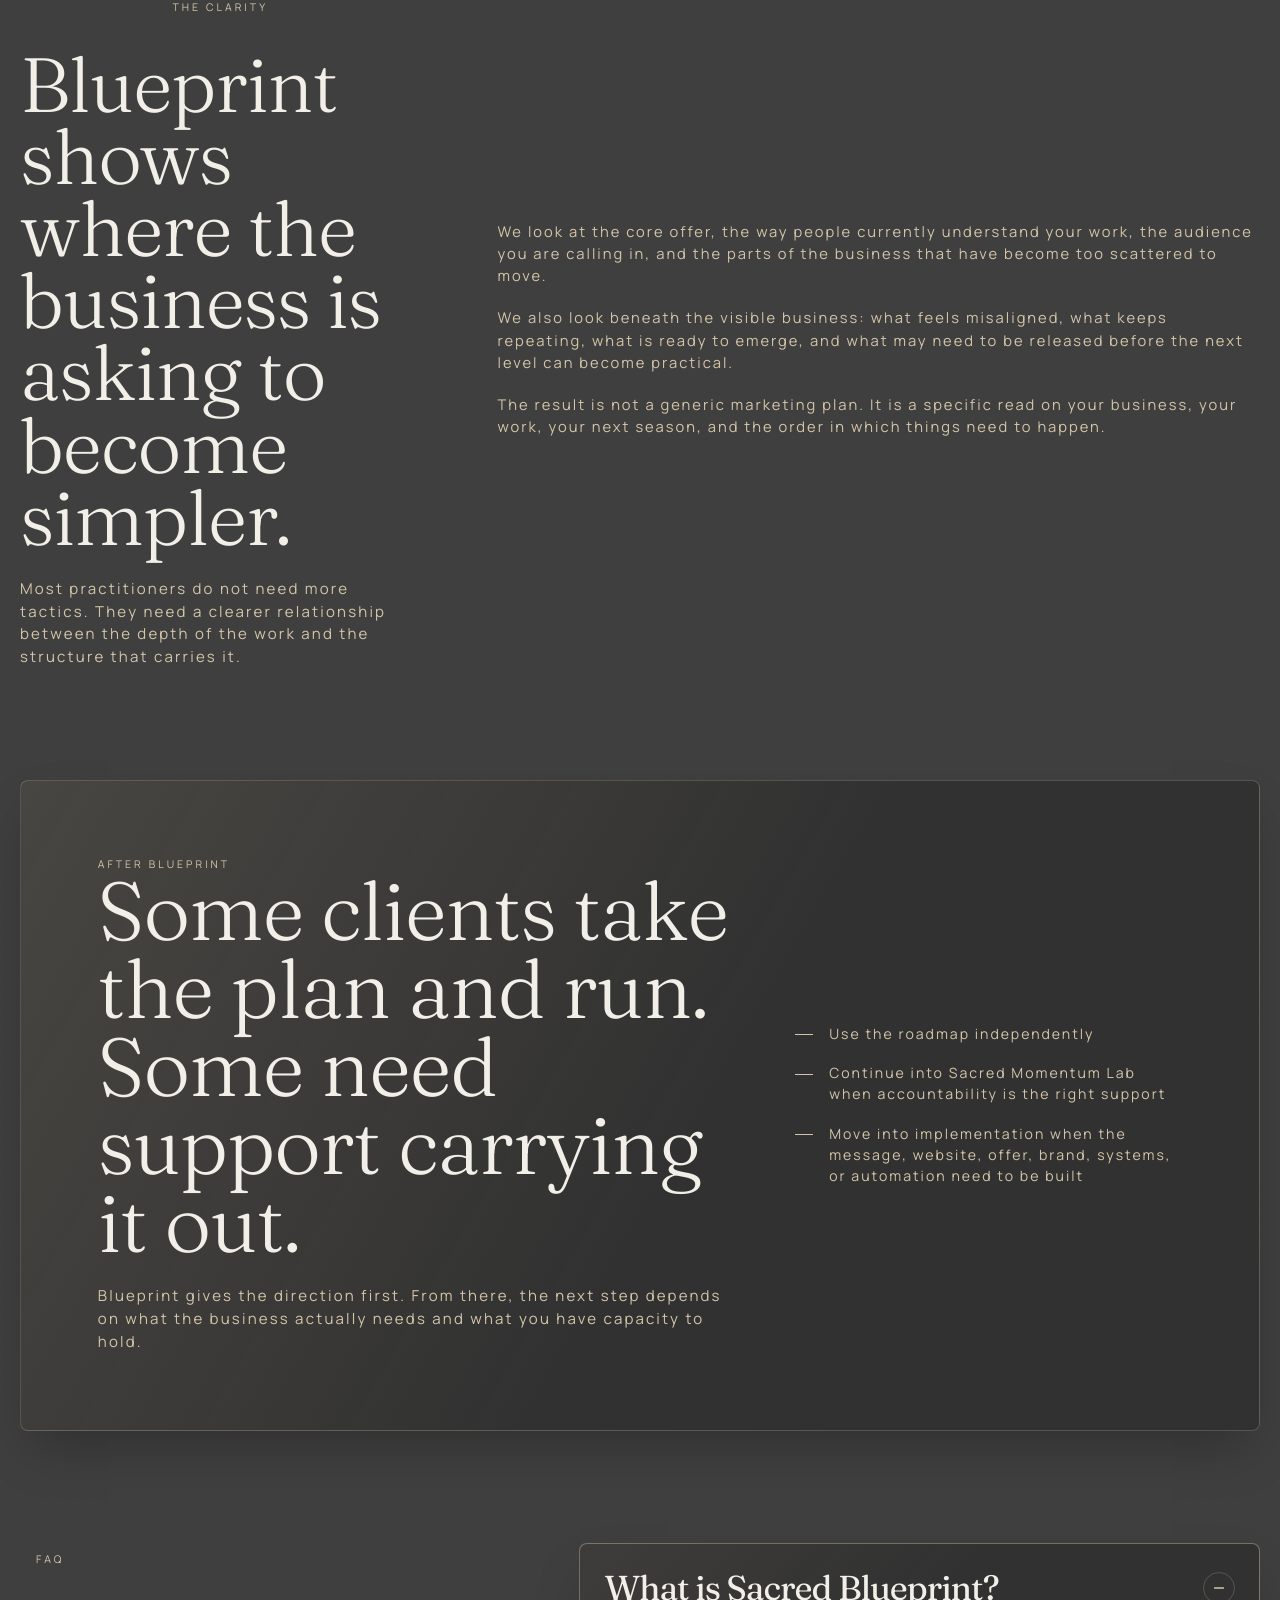
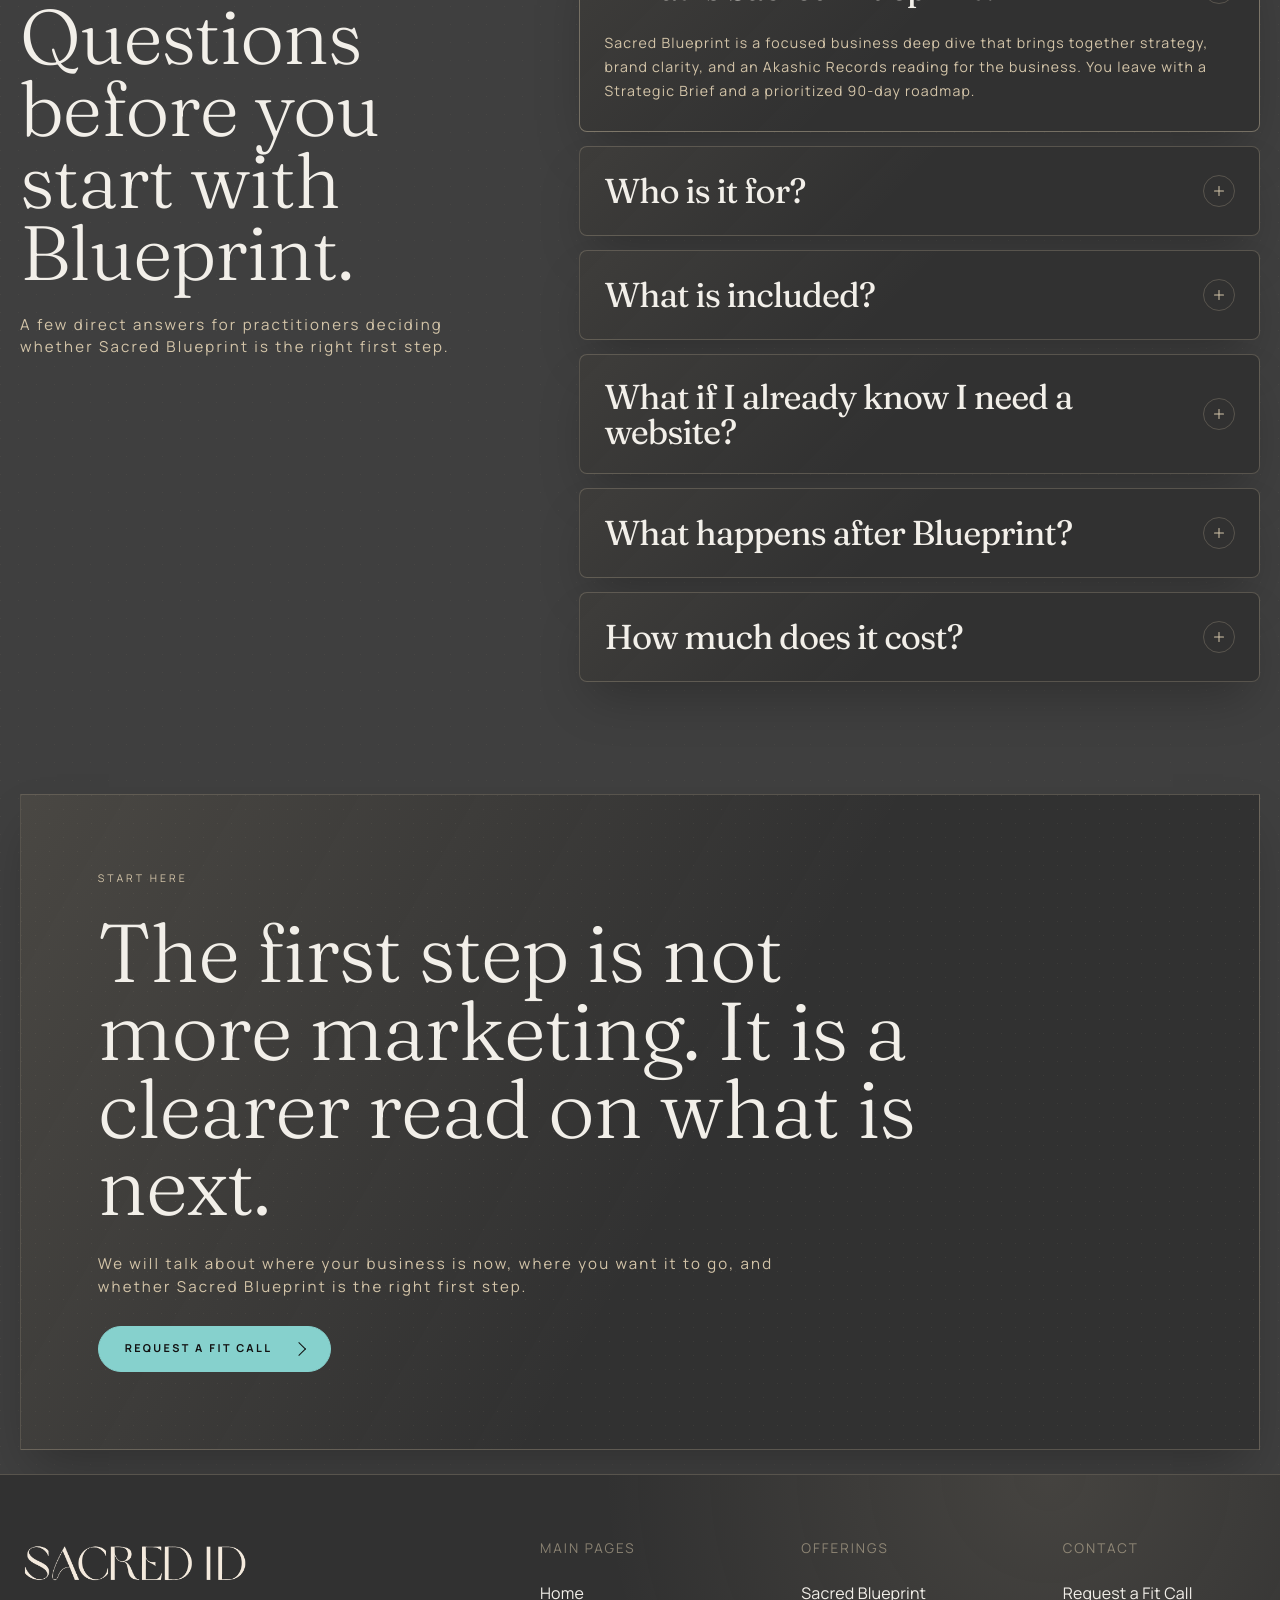
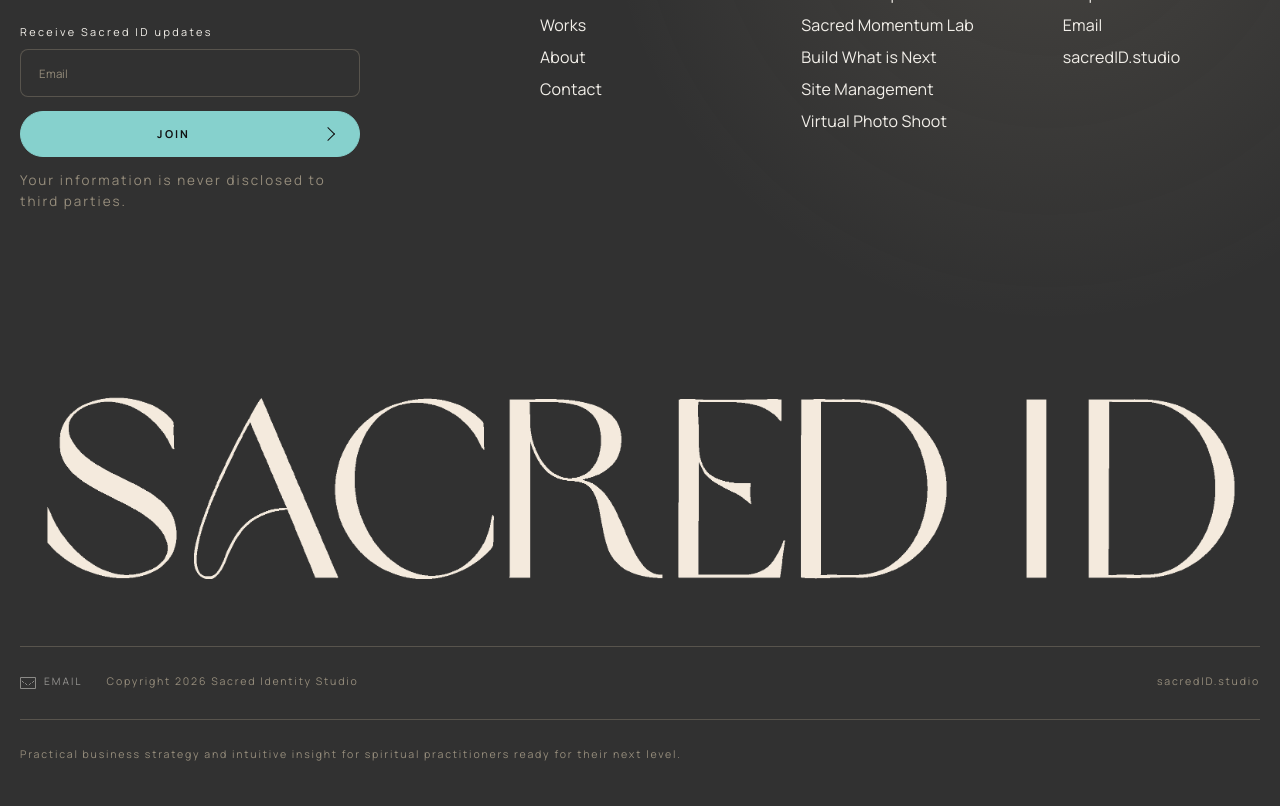
<file: sacred-blueprint/index.html>
<!doctype html>
<html lang="en">
  <head>
    <meta charset="utf-8" />
    <meta name="viewport" content="width=device-width, initial-scale=1" />
    <link rel="icon" type="image/png" href="/favicon.png" />
    <link rel="apple-touch-icon" href="/favicon.png" />
    <script type="application/ld+json">
      {
        "@context": "https://schema.org",
        "@type": "Organization",
        "name": "Sacred Identity Studio",
        "alternateName": "Sacred ID",
        "url": "https://sacredidentitystudio.com/",
        "logo": "https://sacredidentitystudio.com/logo-horizontal.png",
        "email": "hello@sacredid.studio",
        "description": "Business strategy, brand clarity, and intuitive insight for spiritual practitioners.",
        "address": {
          "@type": "PostalAddress",
          "addressLocality": "Roseville",
          "addressRegion": "MN",
          "addressCountry": "US"
        },
        "areaServed": "Worldwide",
        "sameAs": [
          "https://www.facebook.com/profile.php?id=61557349605270",
          "https://www.instagram.com/sacredidstudio",
          "https://www.alignable.com/roseville-mn/sacred-id?user=16213085"
        ]
      }
    </script>
    <title>Sacred Blueprint | Sacred Identity Studio</title>
    <meta
      name="description"
      content="Sacred Blueprint is the primary way into Sacred ID: a strategic business deep dive, Akashic Records reading for the business, Strategic Brief, and prioritized 90-day roadmap."
    />
    <link rel="canonical" href="https://sacredidentitystudio.com/sacred-blueprint" />

    <meta property="og:type" content="website" />
    <meta property="og:site_name" content="Sacred Identity Studio" />
    <meta property="og:url" content="https://sacredidentitystudio.com/sacred-blueprint" />
    <meta property="og:title" content="Sacred Blueprint | Sacred Identity Studio" />
    <meta property="og:description" content="Sacred Blueprint is the primary way into Sacred ID: a strategic business deep dive, Akashic Records reading for the business, Strategic Brief, and prioritized 90-day roadmap." />
    <meta property="og:image" content="https://sacredidentitystudio.com/og-blueprint.jpg" />
    <meta property="og:image:width" content="1200" />
    <meta property="og:image:height" content="630" />
    <meta property="og:image:alt" content="Sacred Blueprint — $555. Strategic deep dive, Akashic Records reading, Strategic Brief, and 90-Day Roadmap." />

    <meta name="twitter:card" content="summary_large_image" />
    <meta name="twitter:title" content="Sacred Blueprint | Sacred Identity Studio" />
    <meta name="twitter:description" content="Sacred Blueprint is the primary way into Sacred ID: a strategic business deep dive, Akashic Records reading for the business, Strategic Brief, and prioritized 90-day roadmap." />
    <meta name="twitter:image" content="https://sacredidentitystudio.com/og-blueprint.jpg" />

    <script type="application/ld+json">
      {
        "@context": "https://schema.org",
        "@type": "FAQPage",
        "mainEntity": [
          {
            "@type": "Question",
            "name": "What is Sacred Blueprint?",
            "acceptedAnswer": {
              "@type": "Answer",
              "text": "Sacred Blueprint is a focused business deep dive that brings together strategy, brand clarity, and an Akashic Records reading for the business. You leave with a Strategic Brief and a prioritized 90-day roadmap."
            }
          },
          {
            "@type": "Question",
            "name": "Who is Sacred Blueprint for?",
            "acceptedAnswer": {
              "@type": "Answer",
              "text": "Sacred Blueprint is for established spiritual practitioners whose gifts are real, but whose offers, message, website, or next steps have become unclear."
            }
          },
          {
            "@type": "Question",
            "name": "What is included?",
            "acceptedAnswer": {
              "@type": "Answer",
              "text": "Sacred Blueprint includes a strategic business deep dive, an Akashic Records reading for the business, a written Strategic Brief, and a prioritized 90-day roadmap."
            }
          },
          {
            "@type": "Question",
            "name": "What happens after Sacred Blueprint?",
            "acceptedAnswer": {
              "@type": "Answer",
              "text": "Some clients use the plan on their own. Some continue into Sacred Momentum Lab for accountability. Some need implementation for message, website, offer, brand, systems, or automation."
            }
          },
          {
            "@type": "Question",
            "name": "How much does Sacred Blueprint cost?",
            "acceptedAnswer": {
              "@type": "Answer",
              "text": "Sacred Blueprint is $555."
            }
          }
        ]
      }
    </script>
    <style>
      @font-face {
        font-family: "Fraunces";
        src: url("/fraunces-300.ttf") format("truetype");
        font-style: normal;
        font-weight: 300;
        font-display: swap;
      }

      @font-face {
        font-family: "Fraunces";
        src: url("/fraunces-400.ttf") format("truetype");
        font-style: normal;
        font-weight: 400;
        font-display: swap;
      }

      @font-face {
        font-family: "Manrope";
        src: url("/manrope-400.ttf") format("truetype");
        font-style: normal;
        font-weight: 400;
        font-display: swap;
      }

      @font-face {
        font-family: "Manrope";
        src: url("/manrope-700.ttf") format("truetype");
        font-style: normal;
        font-weight: 700;
        font-display: swap;
      }

      :root {
        color-scheme: dark;
        --bg: #3f3f3f;
        --surface: #313131;
        --surface-2: #373737;
        --ink: #f2efe9;
        --muted: #d4c5a9;
        --primary: #d4c5a9;
        --on-primary: #111111;
        --button-bg: #86d1cd;
        --accent: #050b18;
        --line: rgba(212, 197, 169, 0.24);
        --grid: rgba(212, 197, 169, 0.2);
        --shadow: 0 25px 50px -12px rgba(0, 0, 0, 0.25);
        --ease-out: cubic-bezier(0.16, 1, 0.3, 1);
        --radius: 8px;
        --pill: 9999px;
        --max: 1240px;
        /* fixed nav: top offset + pill height + breathing room */
        --nav-clear: 138px;
      }

      * {
        box-sizing: border-box;
      }

      html {
        scroll-behavior: smooth;
      }

      body {
        margin: 0;
        background:
          radial-gradient(circle at 84% 6%, rgba(212, 197, 169, 0.14), transparent 24rem),
          linear-gradient(135deg, rgba(212, 197, 169, 0.06) 0 1px, transparent 1px 16px),
          var(--bg);
        background-size: auto, 18px 18px, auto;
        color: var(--ink);
        font-family: Manrope, ui-sans-serif, system-ui, sans-serif;
        font-size: 12px;
        font-weight: 400;
        letter-spacing: 1px;
        line-height: 1.5;
        text-rendering: geometricPrecision;
      }

      body::before {
        content: "";
        position: fixed;
        inset: 0;
        z-index: 20;
        pointer-events: none;
        opacity: 0.28;
        background-image:
          linear-gradient(115deg, transparent 0 47%, rgba(212, 197, 169, 0.1) 48% 49%, transparent 50%),
          radial-gradient(circle at 10% 0%, rgba(5, 11, 24, 0.42), transparent 32rem);
        background-size: 22px 22px, auto;
        mask-image: linear-gradient(to bottom, black, transparent 72%);
      }

      body::after {
        content: "";
        position: fixed;
        inset: 0;
        z-index: 21;
        pointer-events: none;
        opacity: 0.045;
        background-image: url("data:image/svg+xml,%3Csvg viewBox='0 0 200 200' xmlns='http://www.w3.org/2000/svg'%3E%3Cfilter id='noiseFilter'%3E%3CfeTurbulence type='fractalNoise' baseFrequency='0.65' numOctaves='3' stitchTiles='stitch'/%3E%3C/filter%3E%3Crect width='100%25' height='100%25' filter='url(%23noiseFilter)' opacity='1'/%3E%3C/svg%3E");
        background-size: 200px 200px;
        mix-blend-mode: overlay;
      }

      a {
        color: inherit;
        text-decoration: none;
      }

      a:focus-visible,
      button:focus-visible,
      input:focus-visible {
        outline: 2px solid rgba(212, 197, 169, 0.74);
        outline-offset: 4px;
      }

      img {
        display: block;
        max-width: 100%;
      }

      h1,
      h2,
      h3,
      p,
      blockquote {
        margin-top: 0;
      }

      h1,
      h2,
      h3,
      .display {
        font-family: Fraunces, Georgia, "Times New Roman", serif;
        font-weight: 300;
        letter-spacing: -1.1px;
      }

      p {
        color: var(--muted);
      }

      .page {
        overflow: hidden;
      }

      .nav {
        position: fixed;
        top: 50px;
        left: 0;
        right: 0;
        z-index: 40;
        min-height: 0;
        padding: 0;
        background: transparent;
        pointer-events: none;
        transition:
          opacity 260ms var(--ease-out),
          transform 260ms var(--ease-out);
        will-change: transform;
      }

      .nav.is-hidden {
        opacity: 0;
        transform: translateY(calc(-100% - 72px));
      }

      .nav.is-scrolled {
        min-height: 0;
        padding: 0;
      }

      .nav-inner {
        position: relative;
        width: min(1080px, calc(100% - 200px));
        min-height: 60px;
        margin: 0 auto;
        padding: 8px 8px 8px 20px;
        display: flex;
        align-items: center;
        justify-content: space-between;
        gap: 18px;
        border: 1px solid rgba(212, 197, 169, 0.28);
        border-radius: var(--pill);
        background: rgba(49, 49, 49, 0.82);
        box-shadow: 0 18px 48px rgba(5, 11, 24, 0.28);
        backdrop-filter: blur(18px);
        pointer-events: auto;
        transition:
          background-color 260ms var(--ease-out),
          border-color 260ms var(--ease-out),
          box-shadow 260ms var(--ease-out),
          min-height 260ms var(--ease-out);
      }

      .nav.is-scrolled .nav-inner {
        min-height: 60px;
        border-color: rgba(212, 197, 169, 0.28);
        background: rgba(49, 49, 49, 0.82);
        box-shadow: 0 18px 48px rgba(5, 11, 24, 0.28);
      }

      .brand {
        display: flex;
        align-items: center;
        width: clamp(130px, 14vw, 184px);
        flex: 0 0 auto;
      }

      .brand-logo {
        width: 100%;
        height: auto;
        transition: transform 260ms var(--ease-out), opacity 260ms var(--ease-out);
      }

      .brand:hover .brand-logo {
        opacity: 0.86;
        transform: translateY(-1px);
      }

      .nav-links {
        display: flex;
        align-items: center;
        gap: 4px;
        color: var(--muted);
        font-size: 0.66rem;
        text-transform: uppercase;
      }

      .nav-links a:not(.button) {
        min-height: 40px;
        display: inline-flex;
        align-items: center;
        padding: 12px 16px;
        border-radius: var(--pill);
        transition:
          background-color 180ms var(--ease-out),
          color 180ms var(--ease-out),
          transform 180ms var(--ease-out);
      }

      .nav-links a:hover,
      .nav-links a[aria-current="page"] {
        color: var(--ink);
      }

      .nav-links a:not(.button):hover,
      .nav-links a[aria-current="page"] {
        background: rgba(212, 197, 169, 0.1);
        transform: translateY(-1px);
      }

      .nav-links a.nav-mobile-only {
        display: none;
      }

      .nav-toggle {
        display: none;
        width: 42px;
        height: 42px;
        align-items: center;
        justify-content: center;
        border: 1px solid var(--line);
        border-radius: 50%;
        background: rgba(5, 11, 24, 0.18);
        color: var(--ink);
        cursor: pointer;
      }

      .nav-toggle span {
        position: absolute;
        width: 16px;
        height: 1px;
        background: currentColor;
        transition:
          transform 220ms var(--ease-out),
          opacity 220ms var(--ease-out);
      }

      .nav-toggle span:first-child {
        transform: translateY(-4px);
      }

      .nav-toggle span:last-child {
        transform: translateY(4px);
      }

      .nav.is-open .nav-toggle span:first-child {
        transform: rotate(45deg);
      }

      .nav.is-open .nav-toggle span:last-child {
        transform: rotate(-45deg);
      }

      .button {
        position: relative;
        display: inline-flex;
        align-items: center;
        justify-content: center;
        gap: 8px;
        min-height: 46px;
        padding: 12px 52px 12px 32px;
        border: 1.5px solid var(--button-bg);
        border-radius: var(--pill);
        background: var(--button-bg);
        color: var(--on-primary);
        font-family: Manrope, ui-sans-serif, system-ui, sans-serif;
        font-size: 0.68rem;
        font-weight: 700;
        letter-spacing: 2.4px;
        line-height: 1;
        text-transform: uppercase;
        white-space: nowrap;
        overflow: hidden;
        transition:
          transform 180ms var(--ease-out),
          border-color 600ms var(--ease-out),
          border-radius 600ms var(--ease-out),
          color 600ms var(--ease-out);
      }

      .button::before,
      .button::after {
        content: "";
        position: absolute;
        z-index: 3;
        top: 50%;
        width: 9px;
        height: 9px;
        border-top: 1.5px solid currentColor;
        border-right: 1.5px solid currentColor;
        transition:
          transform 640ms var(--ease-out),
          opacity 640ms var(--ease-out);
      }

      .button::before {
        left: 18px;
        opacity: 0;
        transform: translate(-48px, -50%) rotate(45deg);
      }

      .button::after {
        right: 26px;
        opacity: 1;
        transform: translate(0, -50%) rotate(45deg);
      }

      .button > span:not(.button-fill) {
        position: relative;
        z-index: 2;
        transform: translateX(-6px);
        transition: transform 640ms var(--ease-out);
      }

      .button .button-fill {
        position: absolute;
        z-index: 1;
        top: 50%;
        left: 50%;
        width: 360px;
        height: 360px;
        border-radius: 50%;
        background: var(--accent);
        opacity: 0;
        transform: translate(-50%, -50%) scale(0.045);
        transition:
          transform 640ms var(--ease-out),
          opacity 640ms var(--ease-out);
      }

      .button:hover {
        color: var(--ink);
        border-color: transparent;
        border-radius: 12px;
        transform: translateY(-1px);
      }

      .button:hover::before {
        opacity: 1;
        transform: translate(0, -50%) rotate(45deg);
      }

      .button:hover::after {
        opacity: 0;
        transform: translate(48px, -50%) rotate(45deg);
      }

      .button:hover > span:not(.button-fill) {
        transform: translateX(8px);
      }

      .button:hover .button-fill {
        opacity: 1;
        transform: translate(-50%, -50%) scale(1);
      }

      .button:active {
        transform: translateY(1px) scale(0.95);
      }

      .nav-links .button {
        min-height: 42px;
        padding: 12px 46px 12px 28px;
        font-size: 0.62rem;
      }

      .section {
        width: min(var(--max), calc(100% - 40px));
        margin: 0 auto;
        padding: 112px 0;
      }

      .eyebrow,
      .pill,
      .card-label {
        margin: 0;
        color: var(--primary);
        font-size: 0.66rem;
        letter-spacing: 3px;
        line-height: 1.35;
        text-transform: uppercase;
      }

      .pill {
        display: inline-flex;
        align-items: center;
        justify-content: center;
        min-height: 34px;
        padding: 9px 16px;
        border-radius: var(--pill);
      }

      .lead {
        max-width: 720px;
        margin-bottom: 0;
        color: var(--muted);
        font-size: 0.94rem;
        font-weight: 400;
        letter-spacing: 2.2px;
      }

      .momentum-hero {
        width: min(1500px, calc(100% - 40px));
        min-height: calc(100dvh - 72px);
        margin: 0 auto;
        display: grid;
        grid-template-columns: minmax(0, 0.95fr) minmax(320px, 0.78fr);
        gap: 1px;
        border-left: 1px solid var(--line);
        border-right: 1px solid var(--line);
        background: var(--grid);
        box-shadow: var(--shadow);
      }

      .momentum-copy,
      .momentum-image {
        min-height: calc(100dvh - 72px);
      }

      .momentum-copy {
        padding: clamp(132px, 10vw, 174px) clamp(36px, 5vw, 84px) clamp(48px, 6vw, 86px);
        display: grid;
        align-content: center;
        align-content: safe center;
        gap: 28px;
        background:
          radial-gradient(circle at 12% 16%, rgba(212, 197, 169, 0.14), transparent 22rem),
          linear-gradient(130deg, rgba(212, 197, 169, 0.12), transparent 48%),
          var(--surface);
      }

      .momentum-copy h1 {
        max-width: 870px;
        margin-bottom: 0;
        font-size: clamp(3.8rem, 7.2vw, 8.1rem);
        line-height: 0.9;
      }

      .momentum-image {
        position: relative;
        background: url("/momentum-lab-table.png") center / cover;
      }

      .blueprint-page .momentum-image {
        background-image: url("/blueprint-option-4-symbolic-map.png");
      }

      .momentum-image-card {
        position: absolute;
        right: clamp(18px, 3vw, 36px);
        bottom: clamp(18px, 3vw, 36px);
        width: min(380px, calc(100% - 36px));
        padding: clamp(20px, 3vw, 30px);
        border: 1px solid var(--line);
        border-radius: var(--radius);
        background: rgba(5, 11, 24, 0.76);
        box-shadow: var(--shadow);
      }

      .momentum-image-card p {
        margin: 0;
        color: var(--ink);
        font-family: Fraunces, Georgia, "Times New Roman", serif;
        font-size: clamp(1.45rem, 2.4vw, 2.15rem);
        font-weight: 300;
        line-height: 1.08;
        letter-spacing: 0;
      }

      .momentum-grid {
        display: grid;
        grid-template-columns: minmax(280px, 0.78fr) minmax(0, 1.1fr);
        gap: clamp(36px, 6vw, 92px);
        align-items: start;
      }

      .momentum-cards {
        display: grid;
        grid-template-columns: repeat(2, minmax(0, 1fr));
        gap: 1px;
        border: 1px solid var(--line);
        border-radius: var(--radius);
        background: var(--grid);
        overflow: hidden;
      }

      .momentum-card {
        min-height: 300px;
        padding: clamp(24px, 3vw, 38px);
        background: var(--surface);
        display: flex;
        flex-direction: column;
        justify-content: space-between;
      }

      .momentum-card h3 {
        margin-bottom: 18px;
        font-size: clamp(1.8rem, 3vw, 3rem);
        line-height: 1;
      }

      .momentum-card p {
        margin-bottom: 0;
        color: var(--muted);
        font-size: 0.84rem;
        letter-spacing: 2px;
      }

      .momentum-panel {
        width: min(1280px, calc(100% - 40px));
        margin: 0 auto;
        padding: clamp(36px, 6vw, 80px);
        border: 1px solid var(--line);
        border-radius: var(--radius);
        background:
          linear-gradient(120deg, rgba(212, 197, 169, 0.14), transparent 55%),
          var(--surface);
        display: grid;
        grid-template-columns: minmax(0, 0.9fr) minmax(260px, 0.55fr);
        gap: clamp(32px, 5vw, 72px);
        align-items: center;
        box-shadow: var(--shadow);
      }

      .momentum-panel h2 {
        max-width: 760px;
        margin-bottom: 24px;
        font-size: clamp(3.2rem, 6.4vw, 6.6rem);
        line-height: 0.95;
      }

      .momentum-list {
        margin: 0;
        padding: 0;
        list-style: none;
        display: grid;
        gap: 18px;
      }

      .momentum-list li {
        padding-left: 34px;
        position: relative;
        color: var(--muted);
        font-size: 0.88rem;
        letter-spacing: 2px;
      }

      .momentum-list li::before {
        content: "";
        position: absolute;
        left: 0;
        top: 0.72em;
        width: 18px;
        height: 1px;
        background: var(--primary);
      }

      .momentum-actions {
        display: flex;
        gap: 14px;
        flex-wrap: wrap;
      }

      .momentum-actions .secondary {
        background: transparent;
        color: var(--primary);
      }

      .momentum-actions .secondary .button-fill {
        background: var(--primary);
      }

      .momentum-actions .secondary:hover {
        color: var(--on-primary);
      }

      .about-hero {
        width: min(1500px, calc(100% - 40px));
        min-height: calc(100dvh - 72px);
        margin: 0 auto;
        display: grid;
        grid-template-columns: minmax(0, 1fr) minmax(320px, 0.76fr);
        gap: 1px;
        background: var(--grid);
        border-left: 1px solid var(--line);
        border-right: 1px solid var(--line);
        box-shadow: var(--shadow);
      }

      .about-hero-copy,
      .about-hero-image {
        min-height: calc(100dvh - 72px);
      }

      .about-hero-copy {
        padding: max(clamp(104px, 8vw, 132px), var(--nav-clear)) clamp(36px, 5vw, 80px)
          clamp(36px, 5vw, 80px);
        display: grid;
        align-content: center;
        align-content: safe center;
        gap: 28px;
        background:
          linear-gradient(130deg, rgba(212, 197, 169, 0.12), transparent 48%),
          var(--surface);
      }

      .about-hero h1 {
        max-width: 820px;
        margin-bottom: 0;
        font-size: clamp(3.6rem, 6.2vw, 7.4rem);
        line-height: 0.9;
      }

      .about-hero-image {
        position: relative;
        background: url("/matt-laptop-wall.png") center / cover;
      }

      .quote-card {
        align-self: end;
        max-width: 520px;
        padding: clamp(22px, 3vw, 34px);
        border: 1px solid var(--line);
        border-radius: var(--radius);
        background: rgba(5, 11, 24, 0.72);
        box-shadow: var(--shadow);
      }

      .quote-card blockquote {
        margin-bottom: 14px;
        color: var(--ink);
        font-family: Fraunces, Georgia, "Times New Roman", serif;
        font-size: clamp(1.55rem, 2.8vw, 2.6rem);
        font-weight: 300;
        line-height: 1.08;
        letter-spacing: 0;
      }

      .quote-card p {
        margin-bottom: 0;
        font-size: 0.62rem;
        letter-spacing: 2.2px;
        text-transform: uppercase;
      }

      .story-grid {
        display: grid;
        grid-template-columns: minmax(280px, 0.62fr) minmax(0, 1.18fr);
        gap: clamp(36px, 6vw, 92px);
        align-items: center;
      }

      .sticky-heading {
        position: sticky;
        top: 104px;
        display: grid;
        gap: 24px;
      }

      .sticky-heading h2,
      .full-heading h2 {
        max-width: 720px;
        margin-bottom: 0;
        font-size: clamp(3rem, 6vw, 6.2rem);
        line-height: 0.94;
      }

      .copy-stack {
        display: grid;
        gap: 20px;
      }

      .copy-stack p {
        margin: 0;
        max-width: 760px;
        font-size: 0.92rem;
        letter-spacing: 2px;
      }

      .belief-grid,
      .lens-grid {
        display: grid;
        grid-template-columns: repeat(3, minmax(0, 1fr));
        gap: 1px;
        background: var(--grid);
        border: 1px solid var(--line);
      }

      .lens-grid {
        grid-template-columns: repeat(2, minmax(0, 1fr));
        grid-auto-rows: 1fr;
        gap: 1px;
        border-radius: var(--radius);
        overflow: hidden;
      }

      .belief-grid-wrap {
        margin-top: 48px;
      }

      .belief-card,
      .lens-card {
        min-height: 300px;
        padding: clamp(24px, 3vw, 38px);
        border-radius: var(--radius);
        background: var(--surface);
        display: flex;
        flex-direction: column;
        justify-content: space-between;
      }

      .lens-card {
        min-height: 300px;
        border-radius: 0;
      }

      .belief-card h3,
      .lens-card h3 {
        margin-bottom: 18px;
        font-size: clamp(1.8rem, 3vw, 3.15rem);
        line-height: 1;
      }

      .belief-card p,
      .lens-card p {
        margin-bottom: 0;
        font-size: 0.84rem;
        letter-spacing: 2px;
      }

      .feature-panel {
        display: grid;
        grid-template-columns: minmax(0, 0.84fr) minmax(300px, 0.76fr);
        gap: 1px;
        padding-top: 0;
        padding-bottom: 0;
        border: 1px solid var(--line);
        background: var(--grid);
      }

      .feature-image {
        min-height: 620px;
        background: url("/matt-window-smile.png") center / cover;
        filter: saturate(0.72) contrast(1.08) brightness(0.84);
      }

      .feature-copy {
        padding: clamp(30px, 5vw, 72px);
        background: var(--surface);
        display: grid;
        align-content: center;
        align-content: safe center;
        gap: 26px;
      }

      .feature-copy h2 {
        margin-bottom: 0;
        font-size: clamp(3rem, 5.6vw, 5.8rem);
        line-height: 0.94;
      }

      .full-heading {
        display: grid;
        justify-items: center;
        gap: 22px;
        text-align: center;
      }

      .full-heading .lead {
        margin: 0 auto;
      }

      .faq-heading {
        max-width: 460px;
        display: flex;
        flex-direction: column;
        align-items: flex-start;
        gap: 24px;
      }

      .faq-heading .lead {
        margin-bottom: 0;
      }

      .faq-list {
        display: grid;
        gap: 14px;
      }

      .faq-item {
        border: 1px solid var(--line);
        border-radius: var(--radius);
        background:
          linear-gradient(135deg, rgba(212, 197, 169, 0.08), transparent 48%),
          var(--surface);
        box-shadow: var(--shadow);
        overflow: hidden;
        transition:
          border-color 220ms var(--ease-out),
          background-color 220ms var(--ease-out);
      }

      .faq-item[open] {
        border-color: rgba(212, 197, 169, 0.42);
      }

      .faq-item summary {
        min-height: 88px;
        padding: 24px;
        display: flex;
        align-items: center;
        justify-content: space-between;
        gap: 28px;
        list-style: none;
        cursor: pointer;
      }

      .faq-item summary::-webkit-details-marker {
        display: none;
      }

      .faq-question {
        color: var(--ink);
        font-family: Fraunces, Georgia, "Times New Roman", serif;
        font-size: clamp(1.55rem, 2.7vw, 2.75rem);
        font-weight: 400;
        line-height: 1.02;
        letter-spacing: -0.03em;
      }

      .faq-icon {
        position: relative;
        flex: 0 0 32px;
        width: 32px;
        height: 32px;
        border: 1px solid var(--line);
        border-radius: var(--pill);
      }

      .faq-icon::before,
      .faq-icon::after {
        content: "";
        position: absolute;
        top: 50%;
        left: 50%;
        width: 10px;
        height: 1px;
        border-radius: 1px;
        background: var(--primary);
        transform: translate(-50%, -50%);
        transition: transform 220ms var(--ease-out);
      }

      .faq-icon::after {
        transform: translate(-50%, -50%) rotate(90deg);
      }

      .faq-item[open] .faq-icon::after {
        transform: translate(-50%, -50%) rotate(0deg);
      }

      .faq-answer {
        max-width: 720px;
        padding: 0 24px 26px;
        color: rgba(242, 239, 233, 0.74);
        font-size: 0.88rem;
        line-height: 1.72;
        letter-spacing: 1.2px;
      }

      .faq-answer p {
        margin-bottom: 0;
      }

      .closing {
        width: min(1280px, calc(100% - 40px));
        margin: 0 auto 24px;
        padding: clamp(36px, 6vw, 80px);
        border: 1px solid var(--line);
        background:
          linear-gradient(120deg, rgba(212, 197, 169, 0.15), transparent 55%),
          linear-gradient(135deg, rgba(212, 197, 169, 0.08) 0 1px, transparent 1px 13px),
          var(--surface);
        background-size: auto, 14px 14px, auto;
        display: grid;
        gap: 28px;
        box-shadow: var(--shadow);
      }

      .closing h2 {
        max-width: 820px;
        margin-bottom: 0;
        font-size: clamp(3.2rem, 6.4vw, 6.6rem);
        line-height: 0.95;
      }

      .closing .button {
        justify-self: start;
        width: fit-content;
      }

      .footer {
        position: relative;
        width: 100%;
        margin: 0 auto;
        padding: 64px 0 32px;
        border-top: 1px solid var(--line);
        background:
          radial-gradient(circle at 82% 0%, rgba(212, 197, 169, 0.12), transparent 28rem),
          var(--surface);
        overflow: hidden;
      }

      .footer-shell {
        width: min(var(--max), calc(100% - 40px));
        margin: 0 auto;
      }

      .footer-halves {
        display: grid;
        grid-template-columns: minmax(280px, 0.55fr) minmax(0, 1fr);
        gap: clamp(44px, 7vw, 96px);
        align-items: start;
      }

      .footer-left {
        display: grid;
        gap: 40px;
      }

      .footer-logo-small {
        width: min(230px, 70vw);
        height: auto;
        filter: brightness(0) invert(94%) sepia(8%) saturate(325%) hue-rotate(351deg) brightness(101%) contrast(91%);
      }

      .footer p {
        font-size: 0.84rem;
        letter-spacing: 2px;
      }

      .footer-right {
        display: grid;
        grid-template-columns: repeat(3, minmax(120px, 1fr));
        gap: clamp(30px, 5vw, 72px);
        justify-self: end;
        width: min(720px, 100%);
      }

      .footer-column {
        display: grid;
        gap: 24px;
        align-content: start;
      }

      .footer-column-title {
        margin: 0;
        color: rgba(212, 197, 169, 0.54);
        font-size: 0.62rem;
        letter-spacing: 2.4px;
        text-transform: uppercase;
      }

      .footer-links-column {
        display: grid;
        gap: 12px;
      }

      .footer-link {
        color: var(--ink);
        font-size: clamp(1rem, 1vw, 1rem);
        font-weight: 400;
        letter-spacing: 0.01em;
        line-height: 1.25;
        transition: color 180ms ease;
      }

      .footer-link:hover {
        color: var(--primary);
      }

      .footer-logo-big {
        width: 100%;
        height: auto;
        margin: clamp(56px, 9vw, 100px) 0 40px;
        filter: brightness(0) invert(94%) sepia(8%) saturate(325%) hue-rotate(351deg) brightness(101%) contrast(91%);
      }

      .footer-bottom-tile {
        border-top: 1px solid var(--line);
        border-bottom: 1px solid var(--line);
        padding: 28px 0;
      }

      .footer-bottom-wrap {
        display: flex;
        align-items: center;
        justify-content: space-between;
        gap: 24px;
        flex-wrap: wrap;
      }

      .footer-last-block,
      .footer-rights-wrap,
      .footer-social-wrap {
        display: flex;
        align-items: center;
        gap: 24px;
        flex-wrap: wrap;
      }

      .footer-social-wrap {
        gap: 14px;
      }

      .social-link {
        display: inline-flex;
        align-items: center;
        gap: 8px;
        color: rgba(242, 239, 233, 0.52);
        font-size: 0.64rem;
        letter-spacing: 2px;
        text-transform: uppercase;
        transition: color 180ms ease;
      }

      .social-link.mail-link::before {
        content: "";
        width: 14px;
        height: 10px;
        border: 1px solid currentColor;
        border-radius: 1px;
        background:
          linear-gradient(35deg, transparent 47%, currentColor 49% 51%, transparent 53%) left / 50% 100% no-repeat,
          linear-gradient(145deg, transparent 47%, currentColor 49% 51%, transparent 53%) right / 50% 100% no-repeat;
        opacity: 0.9;
      }

      .social-link:hover {
        color: var(--ink);
      }

      .footer-bottom-message {
        padding-top: 28px;
      }

      .footer-bottom-message p,
      .footer-note,
      .footer-bottom-wrap {
        color: rgba(212, 197, 169, 0.62);
        font-size: 0.66rem;
        letter-spacing: 1.8px;
      }

      .field {
        display: grid;
        gap: 8px;
      }

      .field label {
        color: var(--ink);
        font-size: 0.68rem;
        letter-spacing: 2.4px;
      }

      .reveal {
        opacity: 0;
        transform: translateY(22px);
        transition:
          opacity 700ms var(--ease-out),
          transform 700ms var(--ease-out);
      }

      .reveal.visible {
        opacity: 1;
        transform: translateY(0);
      }

      @media (prefers-reduced-motion: reduce) {
        html {
          scroll-behavior: auto;
        }

        *,
        *::before,
        *::after {
          animation-duration: 0.01ms !important;
          animation-iteration-count: 1 !important;
          scroll-behavior: auto !important;
          transition-duration: 0.01ms !important;
        }

        .reveal {
          opacity: 1;
          transform: none;
        }
      }

      @media (max-width: 1000px) {
        .nav-inner {
          width: min(100% - 112px, var(--max));
        }

        .section,
        .about-hero,
        .momentum-hero,
        .momentum-panel,
        .closing,
        .footer-shell {
          width: min(100% - 32px, var(--max));
        }

        .about-hero,
        .momentum-hero,
        .momentum-grid,
        .momentum-panel,
        .story-grid,
        .feature-panel {
          grid-template-columns: 1fr;
        }

        .about-hero-copy,
        .momentum-copy,
        .about-hero-image {
          min-height: auto;
        }

        .momentum-image,
        .about-hero-image,
        .feature-image {
          min-height: 520px;
        }

        .sticky-heading {
          position: relative;
          top: auto;
        }

        .faq-heading {
          max-width: none;
        }

        .belief-grid,
        .lens-grid {
          grid-template-columns: 1fr;
        }

        .lens-card:first-child {
          grid-row: auto;
        }
      }

      @media (max-width: 680px) {
        :root {
          --nav-clear: 100px;
        }

        body {
          letter-spacing: 2.2px;
        }

        .nav {
          top: 18px;
          min-height: 0;
          padding: 0;
        }

        .nav-inner {
          width: min(calc(100% - 72px), 1040px);
          min-height: 54px;
          padding: 7px 7px 7px 14px;
        }

        .brand {
          width: 124px;
        }

        .nav-toggle {
          position: relative;
          display: inline-flex;
          flex: 0 0 auto;
        }

        .nav-links {
          position: absolute;
          top: calc(100% + 10px);
          left: 0;
          right: 0;
          display: grid;
          gap: 6px;
          padding: 10px;
          border: 1px solid rgba(212, 197, 169, 0.28);
          border-radius: 22px;
          background: rgba(37, 37, 37, 0.96);
          box-shadow: var(--shadow);
          opacity: 0;
          visibility: hidden;
          transform: translateY(-8px);
          pointer-events: none;
          transition:
            opacity 220ms var(--ease-out),
            visibility 220ms var(--ease-out),
            transform 220ms var(--ease-out);
        }

        .nav.is-open .nav-links {
          opacity: 1;
          visibility: visible;
          transform: translateY(0);
          pointer-events: auto;
        }

        .nav-links a.nav-mobile-only {
          display: inline-flex;
        }

        .nav-links a:not(.button),
        .nav-links .button {
          width: 100%;
          justify-content: center;
        }

        .button {
          min-height: 43px;
          padding: 0 14px;
          font-size: 0.62rem;
          letter-spacing: 1.8px;
        }

        .nav-links .button {
          padding: 12px 46px 12px 28px;
        }

        .section {
          padding: 78px 0;
        }

        .about-hero-copy,
        .momentum-copy,
        .feature-copy {
          padding: 32px 20px;
        }

        .momentum-copy,
        .about-hero-copy {
          padding-top: 96px;
        }

        .momentum-copy h1,
        .momentum-panel h2,
        .about-hero h1 {
          font-size: clamp(3rem, 15vw, 4.8rem);
          line-height: 0.92;
        }

        .momentum-cards {
          grid-template-columns: 1fr;
        }

        .faq-item summary {
          min-height: 76px;
          padding: 20px;
          gap: 18px;
        }

        .faq-answer {
          padding: 0 20px 22px;
        }

        .momentum-image,
        .about-hero-image,
        .feature-image {
          min-height: 390px;
        }
      }
      /* Shared homepage footer overrides */

      .signup {
        display: grid;
        gap: 14px;
        max-width: 340px;
      }

      .form-status {
        min-height: 1.4em;
        margin: 0;
        color: var(--muted);
        font-size: 0.68rem;
        opacity: 0;
        transform: translateY(4px);
        transition:
          opacity 260ms var(--ease-out),
          transform 260ms var(--ease-out);
      }

      .signup.is-complete .form-status {
        opacity: 1;
        transform: translateY(0);
      }

      .signup.is-complete .button {
        transform: translateY(-1px);
      }

      input {
        width: 100%;
        min-height: 48px;
        border: 1px solid var(--line);
        border-radius: var(--radius);
        background: var(--surface);
        color: var(--ink);
        padding: 0 18px;
        font: inherit;
        font-size: 0.72rem;
      }

      input::placeholder {
        color: rgba(212, 197, 169, 0.62);
        opacity: 1;
      }

      input:focus {
        border-color: rgba(212, 197, 169, 0.58);
        outline: none;
      }

      @media (max-width: 1000px) {
        .footer-shell {
          width: min(100% - 32px, var(--max));
        }

        .footer-halves {
          grid-template-columns: 1fr;
        }

        .footer-right {
          justify-self: stretch;
          grid-template-columns: repeat(3, minmax(0, 1fr));
          width: 100%;
        }
      }

      @media (max-width: 700px) {
        .footer {
          padding: 48px 0 24px;
        }

        .footer-left {
          gap: 32px;
        }

        .footer-right {
          grid-template-columns: 1fr;
          gap: 34px;
        }

        .footer-column {
          gap: 16px;
        }

        .footer-logo-big {
          margin-top: 56px;
          margin-bottom: 28px;
        }

        .footer-bottom-tile {
          padding: 24px 0;
        }

        .footer-bottom-wrap,
        .footer-last-block,
        .footer-rights-wrap {
          align-items: flex-start;
          flex-direction: column;
        }
      }

    </style>
  </head>
  <body class="blueprint-page">
    <div id="top" class="page">
      <nav class="nav" aria-label="Primary navigation">
        <div class="nav-inner">
          <a aria-label='Sacred ID home' class='brand' href='/'>
            <img class="brand-logo" src="/logo-horizontal.png" alt="Sacred ID" width="375" height="60" />
          </a>
          <div class="nav-links">
            <a class='nav-mobile-only' href='/'>Home</a>
            <a class='nav-mobile-only' href='/works'>Works</a>
            <a class='nav-mobile-only' href='/about'>About</a>
            <a class='nav-mobile-only' href='/sacred-blueprint'>Sacred Blueprint</a>
            <a class="nav-mobile-only" href="mailto:hello@sacredid.studio">Email</a>
            <a class="button" href="https://sacredid.bloom.io/fit"><span>Request a Fit Call</span><span class="button-fill" aria-hidden="true"></span></a>
          </div>
          <button class="nav-toggle" type="button" aria-label="Open navigation" aria-expanded="false">
            <span aria-hidden="true"></span>
            <span aria-hidden="true"></span>
          </button>
        </div>
      </nav>

      <main>
        <section class="momentum-hero" aria-label="Sacred Blueprint">
          <div class="momentum-copy reveal">
            <p class="eyebrow">Sacred Blueprint</p>
            <h1>The clearest read on what matters now.</h1>
            <p class="lead">
              Sacred Blueprint is the primary way into Sacred ID. It brings business strategy, brand clarity, and intuitive insight together so you can stop circling and see the next 90 days clearly.
            </p>
            <div class="momentum-actions">
              <a class="button" href="https://sacredid.bloom.io/fit"><span>Request a Fit Call</span><span class="button-fill" aria-hidden="true"></span></a>
            </div>
          </div>
          <div class="momentum-image reveal" role="img" aria-label="Symbolic business map, papers, candle, and dark stone on a strategy table.">
            <div class="momentum-image-card">
              <p>$555. Strategic Brief plus prioritized 90-day roadmap.</p>
            </div>
          </div>
        </section>

        <section class="section momentum-grid" aria-label="Who Sacred Blueprint is for">
          <aside class="sticky-heading reveal">
            <span class="pill">When it fits</span>
            <h2>You are not short on gifts. You are short on a clear business shape.</h2>
            <p class="lead">Blueprint is for established spiritual practitioners whose work is real, but whose message, offers, website, or next step no longer reflects the depth of what they do.</p>
          </aside>
          <div class="momentum-cards">
            <article class="momentum-card reveal">
              <p class="card-label">01</p>
              <div>
                <h3>Your offers keep multiplying.</h3>
                <p>Every modality becomes another page, package, or idea before the core of the business is clear.</p>
              </div>
            </article>
            <article class="momentum-card reveal">
              <p class="card-label">02</p>
              <div>
                <h3>The website stays unfinished.</h3>
                <p>Your message keeps changing because the business has outgrown the way you are presenting it.</p>
              </div>
            </article>
            <article class="momentum-card reveal">
              <p class="card-label">03</p>
              <div>
                <h3>The depth is not visible yet.</h3>
                <p>There is a gap between the mastery of your work and the business you have built around it.</p>
              </div>
            </article>
            <article class="momentum-card reveal">
              <p class="card-label">04</p>
              <div>
                <h3>You need to know what can wait.</h3>
                <p>Blueprint separates the right next move from the ideas that are loud, premature, or unnecessary.</p>
              </div>
            </article>
          </div>
        </section>

        <section class="momentum-panel reveal" aria-label="What is included in Sacred Blueprint">
          <div>
            <p class="eyebrow">What you receive</p>
            <h2>A complete read on the business, translated into a practical plan.</h2>
            <p class="lead">
              The point is not more ideas. The point is a clearer center, a stronger order of operations, and a grounded 90-day direction you can actually use.
            </p>
          </div>
          <ul class="momentum-list">
            <li>Strategic business deep dive</li>
            <li>Akashic Records reading for the business</li>
            <li>Written Strategic Brief</li>
            <li>Prioritized 90-day roadmap</li>
          </ul>
        </section>

        <section class="section momentum-grid" aria-label="How Sacred Blueprint works">
          <aside class="sticky-heading reveal">
            <span class="pill">The process</span>
            <h2>We look at what is practical, what is true, and what is next.</h2>
          </aside>
          <div class="momentum-cards">
            <article class="momentum-card reveal">
              <p class="card-label">01</p>
              <div>
                <h3>You bring the business as it is.</h3>
                <p>Offers, audience, website questions, revenue patterns, stuck places, big ideas, and the thing you keep avoiding.</p>
              </div>
            </article>
            <article class="momentum-card reveal">
              <p class="card-label">02</p>
              <div>
                <h3>We read the business from both sides.</h3>
                <p>I look at the strategy, brand, offers, and systems, then open the Akashic Records for the business.</p>
              </div>
            </article>
            <article class="momentum-card reveal">
              <p class="card-label">03</p>
              <div>
                <h3>We name the pattern.</h3>
                <p>What is working, what is blocked, what is asking to become visible, and what no longer belongs.</p>
              </div>
            </article>
            <article class="momentum-card reveal">
              <p class="card-label">04</p>
              <div>
                <h3>You leave with the plan.</h3>
                <p>The Strategic Brief and 90-day roadmap turn the read into decisions, priorities, and next steps.</p>
              </div>
            </article>
          </div>
        </section>

        <section class="section story-grid" aria-label="What Blueprint clarifies">
          <aside class="sticky-heading reveal">
            <span class="pill">The clarity</span>
            <h2>Blueprint shows where the business is asking to become simpler.</h2>
            <p class="lead">Most practitioners do not need more tactics. They need a clearer relationship between the depth of the work and the structure that carries it.</p>
          </aside>
          <div class="copy-stack reveal">
            <p>We look at the core offer, the way people currently understand your work, the audience you are calling in, and the parts of the business that have become too scattered to move.</p>
            <p>We also look beneath the visible business: what feels misaligned, what keeps repeating, what is ready to emerge, and what may need to be released before the next level can become practical.</p>
            <p>The result is not a generic marketing plan. It is a specific read on your business, your work, your next season, and the order in which things need to happen.</p>
          </div>
        </section>

        <section class="momentum-panel reveal" aria-label="After Sacred Blueprint">
          <div>
            <p class="eyebrow">After Blueprint</p>
            <h2>Some clients take the plan and run. Some need support carrying it out.</h2>
            <p class="lead">
              Blueprint gives the direction first. From there, the next step depends on what the business actually needs and what you have capacity to hold.
            </p>
          </div>
          <ul class="momentum-list">
            <li>Use the roadmap independently</li>
            <li>Continue into Sacred Momentum Lab when accountability is the right support</li>
            <li>Move into implementation when the message, website, offer, brand, systems, or automation need to be built</li>
          </ul>
        </section>

        <section class="section momentum-grid faq" aria-label="Sacred Blueprint frequently asked questions">
          <aside class="sticky-heading faq-heading reveal">
            <span class="pill">FAQ</span>
            <h2>Questions before you start with Blueprint.</h2>
            <p class="lead">A few direct answers for practitioners deciding whether Sacred Blueprint is the right first step.</p>
          </aside>
          <div class="faq-list reveal" data-faq-list>
            <details class="faq-item" open>
              <summary>
                <span class="faq-question">What is Sacred Blueprint?</span>
                <span class="faq-icon" aria-hidden="true"></span>
              </summary>
              <div class="faq-answer">
                <p>Sacred Blueprint is a focused business deep dive that brings together strategy, brand clarity, and an Akashic Records reading for the business. You leave with a Strategic Brief and a prioritized 90-day roadmap.</p>
              </div>
            </details>
            <details class="faq-item">
              <summary>
                <span class="faq-question">Who is it for?</span>
                <span class="faq-icon" aria-hidden="true"></span>
              </summary>
              <div class="faq-answer">
                <p>It is for established spiritual practitioners whose gifts are real, but whose offers, message, website, or next steps have become unclear. You are not starting from zero. You are ready for another level of clarity.</p>
              </div>
            </details>
            <details class="faq-item">
              <summary>
                <span class="faq-question">What is included?</span>
                <span class="faq-icon" aria-hidden="true"></span>
              </summary>
              <div class="faq-answer">
                <p>Blueprint includes a strategic business deep dive, an Akashic Records reading for the business, a written Strategic Brief, and a prioritized 90-day roadmap.</p>
              </div>
            </details>
            <details class="faq-item">
              <summary>
                <span class="faq-question">What if I already know I need a website?</span>
                <span class="faq-icon" aria-hidden="true"></span>
              </summary>
              <div class="faq-answer">
                <p>Blueprint still comes first when the message, offer, audience, or structure is unclear. A website built on unclear direction usually creates more revision, not more momentum.</p>
              </div>
            </details>
            <details class="faq-item">
              <summary>
                <span class="faq-question">What happens after Blueprint?</span>
                <span class="faq-icon" aria-hidden="true"></span>
              </summary>
              <div class="faq-answer">
                <p>Some clients use the plan on their own. Some continue into Sacred Momentum Lab. Some need implementation for the message, website, offer, brand, systems, or automation.</p>
              </div>
            </details>
            <details class="faq-item">
              <summary>
                <span class="faq-question">How much does it cost?</span>
                <span class="faq-icon" aria-hidden="true"></span>
              </summary>
              <div class="faq-answer">
                <p>Sacred Blueprint is $555.</p>
              </div>
            </details>
          </div>
        </section>

        <section class="closing reveal" aria-label="Sacred Blueprint next step">
          <p class="eyebrow">Start here</p>
          <h2>The first step is not more marketing. It is a clearer read on what is next.</h2>
          <p class="lead">
            We will talk about where your business is now, where you want it to go, and whether Sacred Blueprint is the right first step.
          </p>
          <a class="button" href="https://sacredid.bloom.io/fit"><span>Request a Fit Call</span><span class="button-fill" aria-hidden="true"></span></a>
        </section>
      </main>

      <footer class="footer">
        <div class="footer-shell">
          <div class="footer-halves">
            <div class="footer-left">
              <a aria-label='Sacred ID home' href='/#top'>
                <img
                  class="footer-logo-small"
                  src="/sacred-ID.gif"
                  alt="Sacred ID"
                  width="3208"
                  height="641"
                  loading="lazy"
                />
              </a>
              <form class="signup" method="POST" action="https://formspree.io/f/xdenweag">
                <input type="hidden" name="_subject" value="New Sacred ID signup" />
                <div class="field">
                  <label for="email">Receive Sacred ID updates</label>
                  <input id="email" name="email" type="email" placeholder="Email" autocomplete="email" required />
                </div>
                <button class="button" type="submit"><span>Join</span><span class="button-fill" aria-hidden="true"></span></button>
                <p class="footer-note">Your information is never disclosed to third parties.</p>
                <p class="form-status" aria-live="polite"></p>
              </form>
            </div>
            <nav class="footer-right" aria-label="Footer navigation">
              <div class="footer-column">
                <p class="footer-column-title">Main pages</p>
                <div class="footer-links-column">
                  <a class='footer-link' href='/#top'>Home</a>
                  <a class='footer-link' href='/works'>Works</a>
                  <a class='footer-link' href='/about'>About</a>
                  <a class='footer-link' href='/contact'>Contact</a>
                </div>
              </div>
              <div class="footer-column">
                <p class="footer-column-title">Offerings</p>
                <div class="footer-links-column">
                  <a class='footer-link' href='/sacred-blueprint'>Sacred Blueprint</a>
                  <a class='footer-link' href='/momentum-lab'>Sacred Momentum Lab</a>
                  <a class='footer-link' href='/build-what-is-next'>Build What is Next</a>
                  <a class='footer-link' href='/site-management'>Site Management</a>
                  <a class='footer-link' href='/virtual-photo-shoot'>Virtual Photo Shoot</a>
                </div>
              </div>
              <div class="footer-column">
                <p class="footer-column-title">Contact</p>
                <div class="footer-links-column">
                  <a class="footer-link" href="https://sacredid.bloom.io/fit">Request a Fit Call</a>
                  <a class="footer-link" href="mailto:hello@sacredid.studio">Email</a>
                  <a class="footer-link" href="https://sacredidentitystudio.com/">sacredID.studio</a>
                </div>
              </div>
            </nav>
          </div>
          <img
            class="footer-logo-big"
            src="/sacred-ID.gif"
            alt="Sacred ID"
            width="3208"
            height="641"
            loading="lazy"
          />
          <div class="footer-bottom-tile">
            <div class="footer-bottom-wrap">
              <div class="footer-last-block">
                <div class="footer-rights-wrap">
                  <div class="footer-social-wrap" aria-label="Contact links">
                    <a class="social-link mail-link" href="mailto:hello@sacredid.studio">Email</a>
                  </div>
                  <span>Copyright 2026 Sacred Identity Studio</span>
                </div>
              </div>
              <span>sacredID.studio</span>
            </div>
          </div>
          <div class="footer-bottom-message">
            <p>Practical business strategy and intuitive insight for spiritual practitioners ready for their next level.</p>
          </div>
        </div>
      </footer>
    </div>

    <script>
      const reduceMotion = window.matchMedia("(prefers-reduced-motion: reduce)").matches;
      const nav = document.querySelector(".nav");
      const navToggle = document.querySelector(".nav-toggle");
      const reveals = document.querySelectorAll(".reveal");
      const signup = document.querySelector(".signup");
      let lastScrollY = window.scrollY;

      function updateNavState() {
        if (!nav) return;
        const currentScrollY = window.scrollY;
        const delta = currentScrollY - lastScrollY;

        nav.classList.toggle("is-scrolled", currentScrollY > 8);

        if (currentScrollY < 80 || nav.classList.contains("is-open")) {
          nav.classList.remove("is-hidden");
        } else if (delta > 8) {
          nav.classList.add("is-hidden");
        } else if (delta < -8) {
          nav.classList.remove("is-hidden");
        }

        if (Math.abs(delta) > 8) {
          lastScrollY = currentScrollY;
        }
      }

      updateNavState();
      window.addEventListener("scroll", updateNavState, { passive: true });

      if (nav && navToggle) {
        navToggle.addEventListener("click", () => {
          const isOpen = nav.classList.toggle("is-open");
          navToggle.setAttribute("aria-expanded", String(isOpen));
        });

        nav.querySelectorAll(".nav-links a").forEach((link) => {
          link.addEventListener("click", () => {
            nav.classList.remove("is-open");
            navToggle.setAttribute("aria-expanded", "false");
          });
        });
      }

      document.querySelectorAll("[data-faq-list]").forEach((list) => {
        list.querySelectorAll("details").forEach((item) => {
          item.addEventListener("toggle", () => {
            if (!item.open) return;
            list.querySelectorAll("details[open]").forEach((openItem) => {
              if (openItem !== item) openItem.removeAttribute("open");
            });
          });
        });
      });

      if (reduceMotion) {
        reveals.forEach((node) => node.classList.add("visible"));
      } else {
        const observer = new IntersectionObserver(
          (entries) => {
            entries.forEach((entry) => {
              if (entry.isIntersecting) {
                entry.target.classList.add("visible");
                observer.unobserve(entry.target);
              }
            });
          },
          { threshold: 0.14 }
        );

        reveals.forEach((node) => observer.observe(node));
      }


      if (signup) {
        signup.addEventListener("submit", async (event) => {
          event.preventDefault();
          const status = signup.querySelector(".form-status");
          const email = signup.querySelector("input[type='email']");
          if (!email || !email.checkValidity()) {
            return;
          }
          status.textContent = "Sending\u2026";
          try {
            const response = await fetch(signup.action, {
              method: "POST",
              body: new FormData(signup),
              headers: { Accept: "application/json" },
            });
            if (response.ok) {
              status.textContent = "You are on the list.";
              signup.classList.add("is-complete");
              signup.reset();
            } else {
              status.textContent = "Something went wrong. Please try again.";
            }
          } catch (error) {
            status.textContent = "Something went wrong. Please try again.";
          }
        });
      }
    </script>
  </body>
</html>
</file>
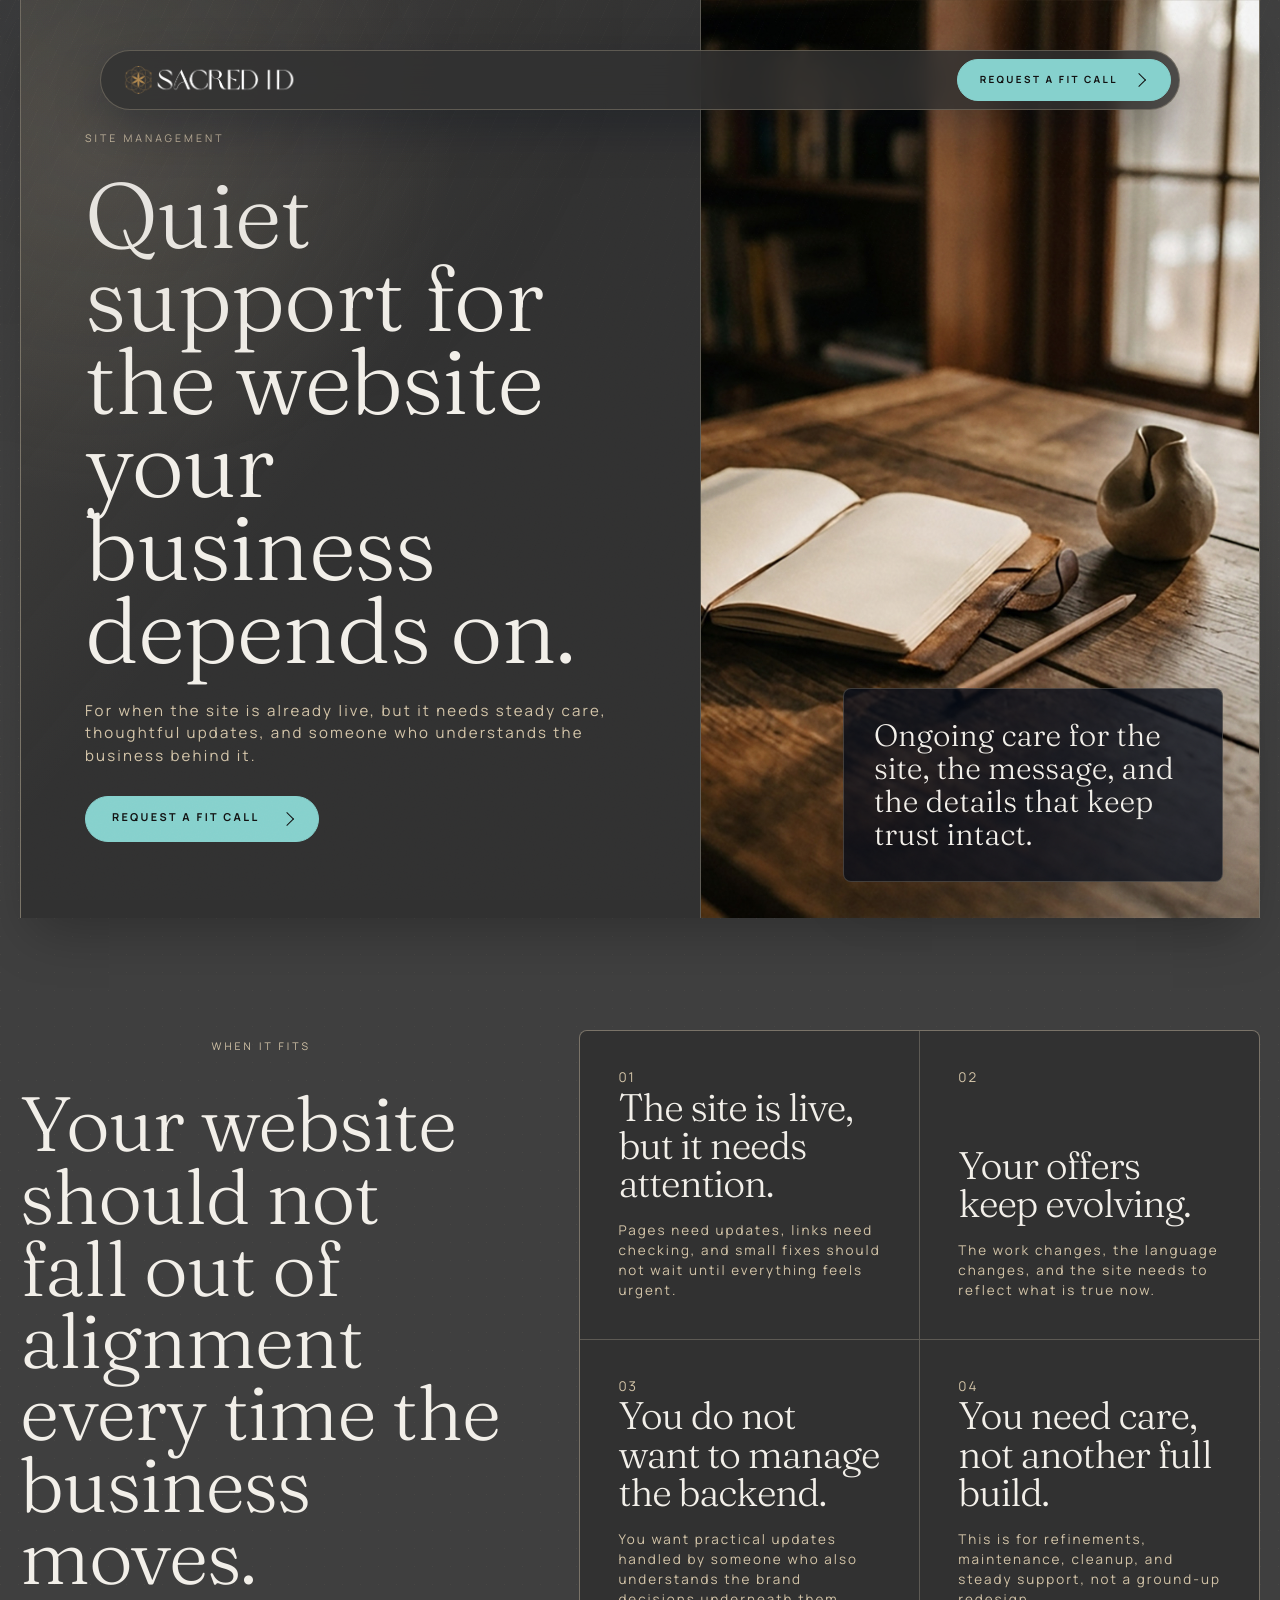
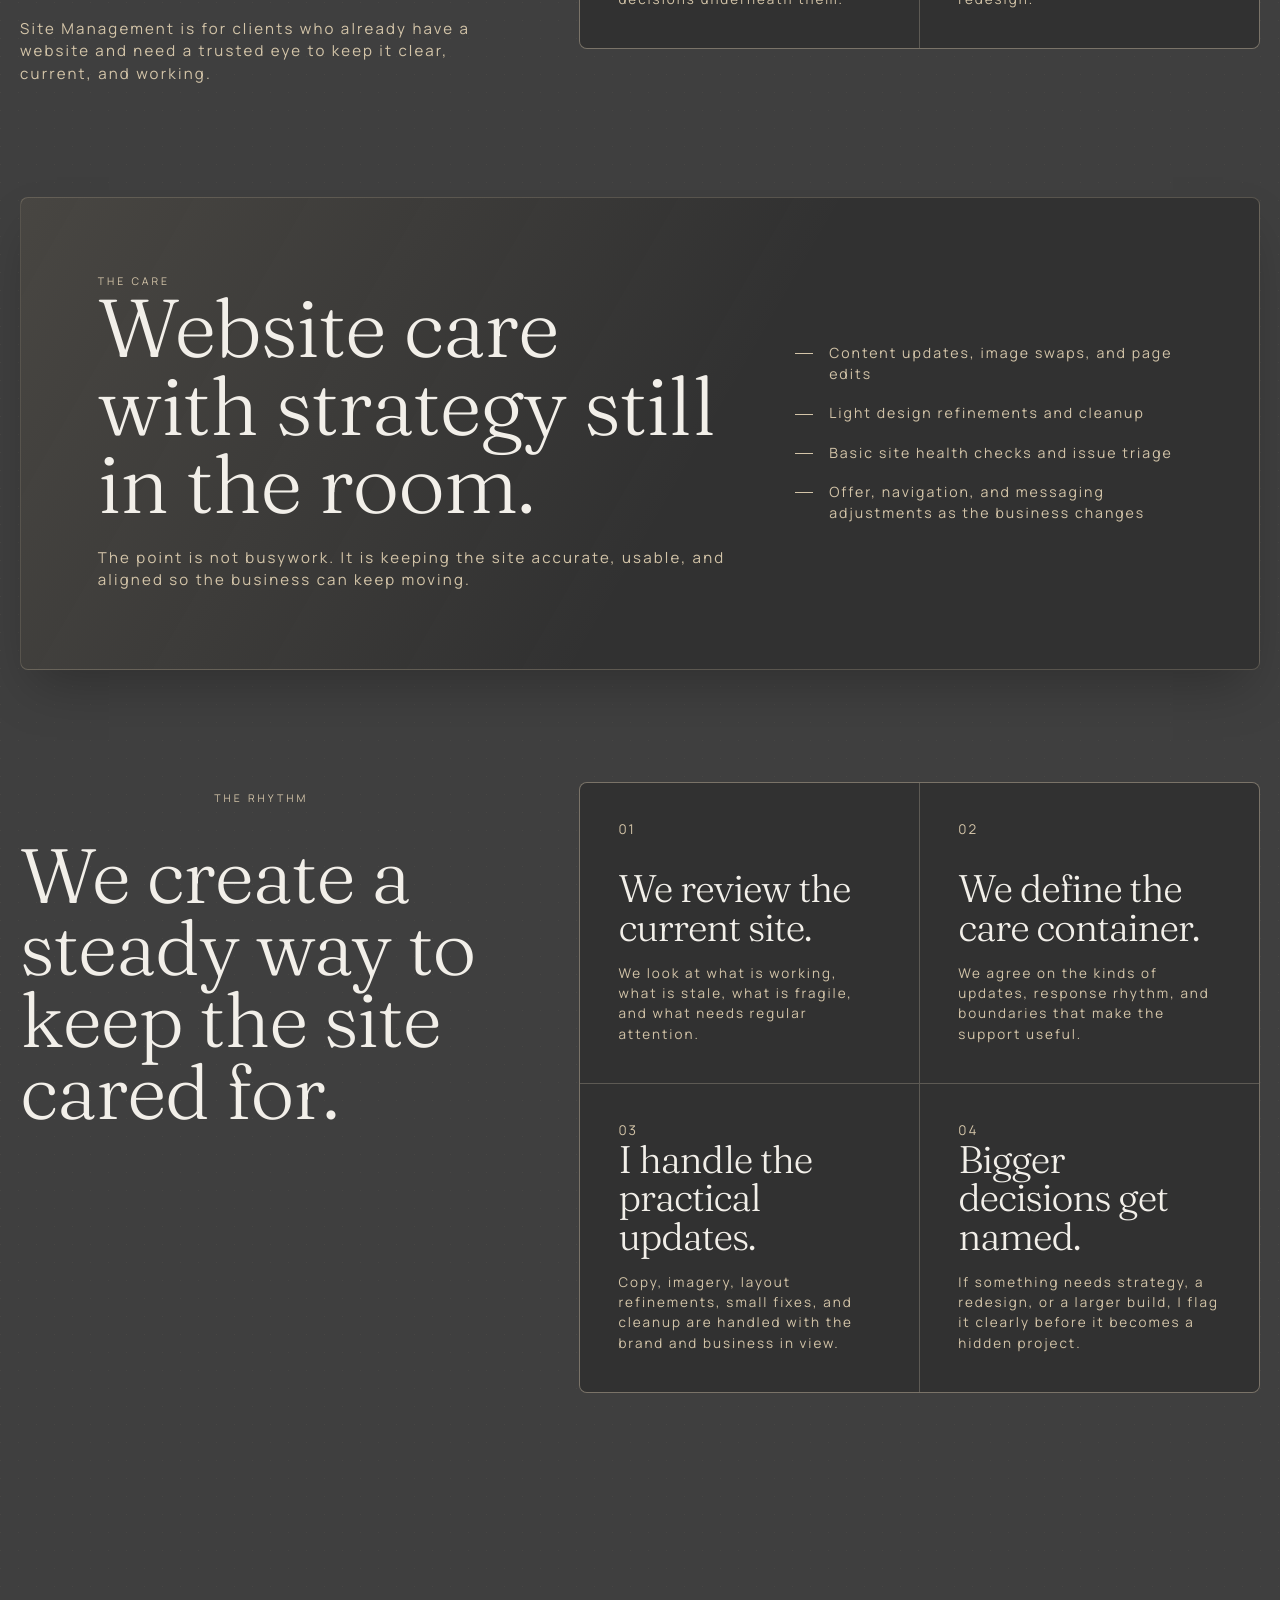
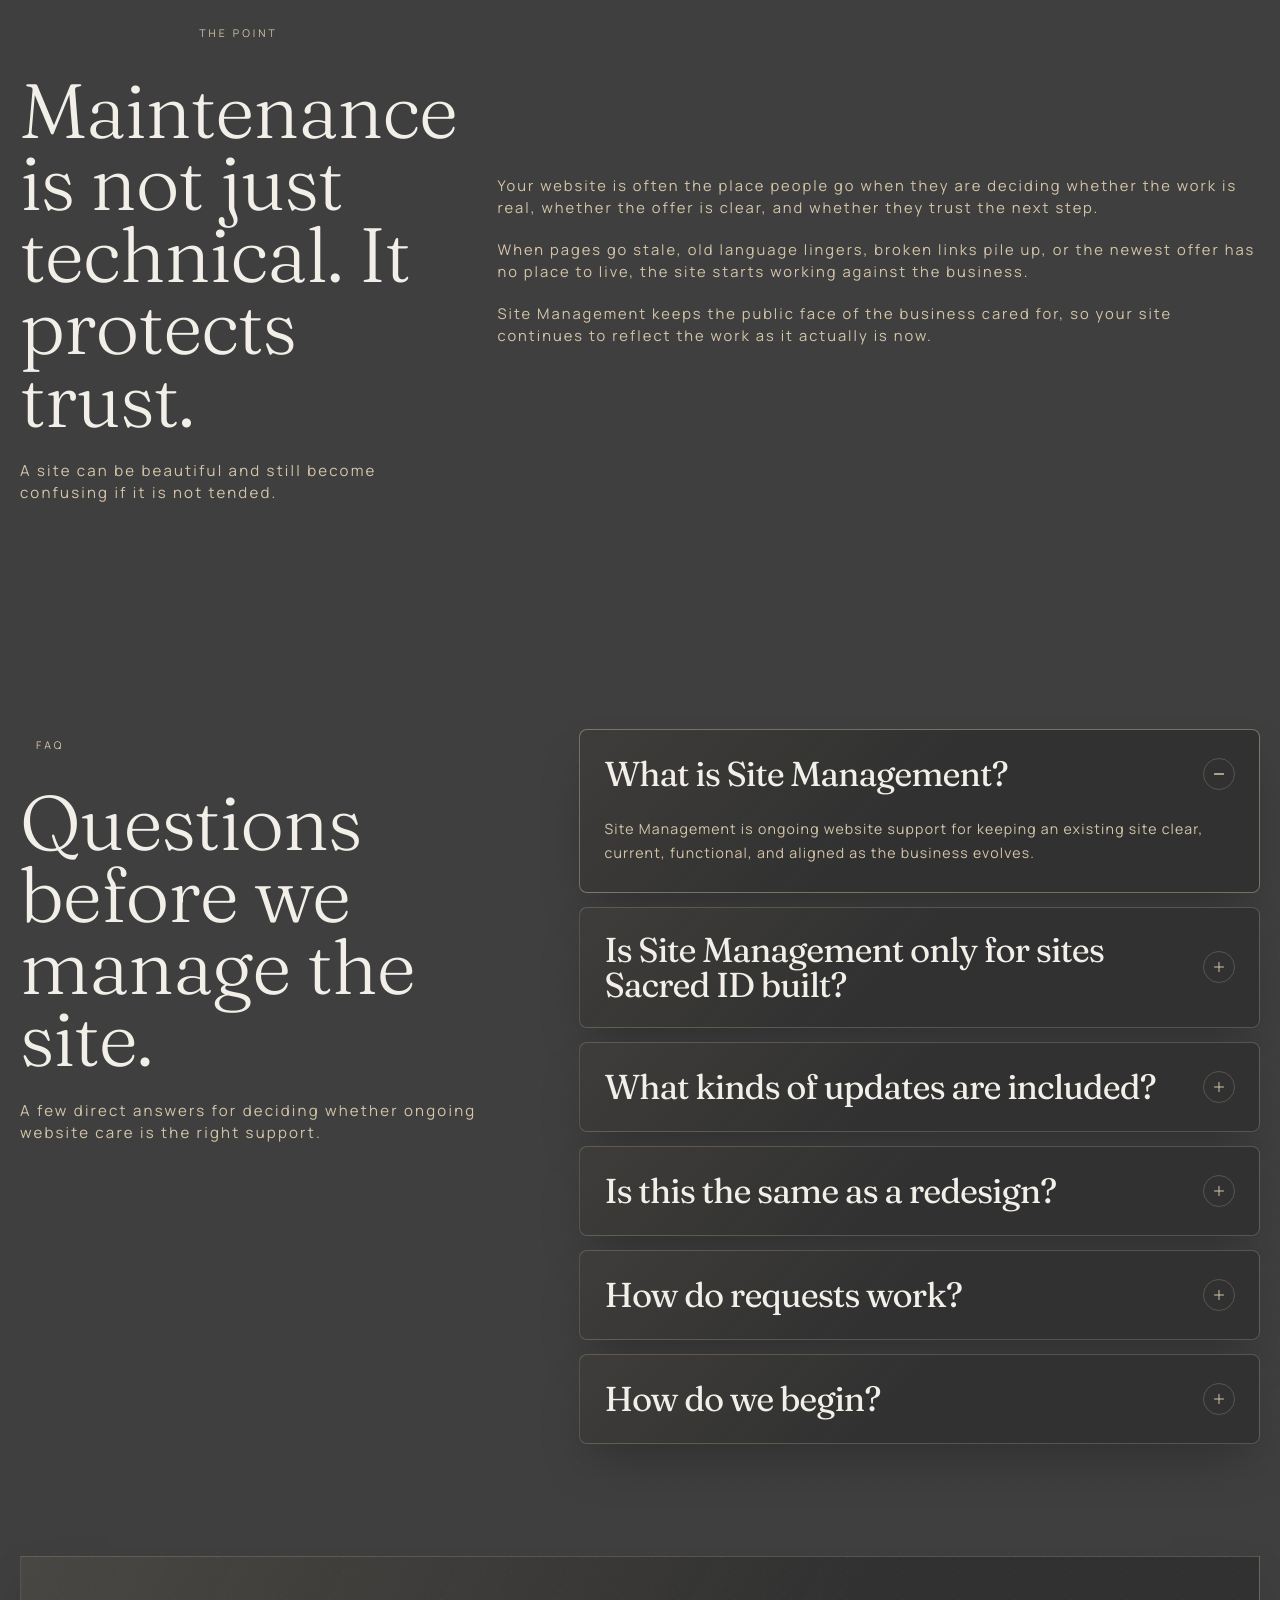
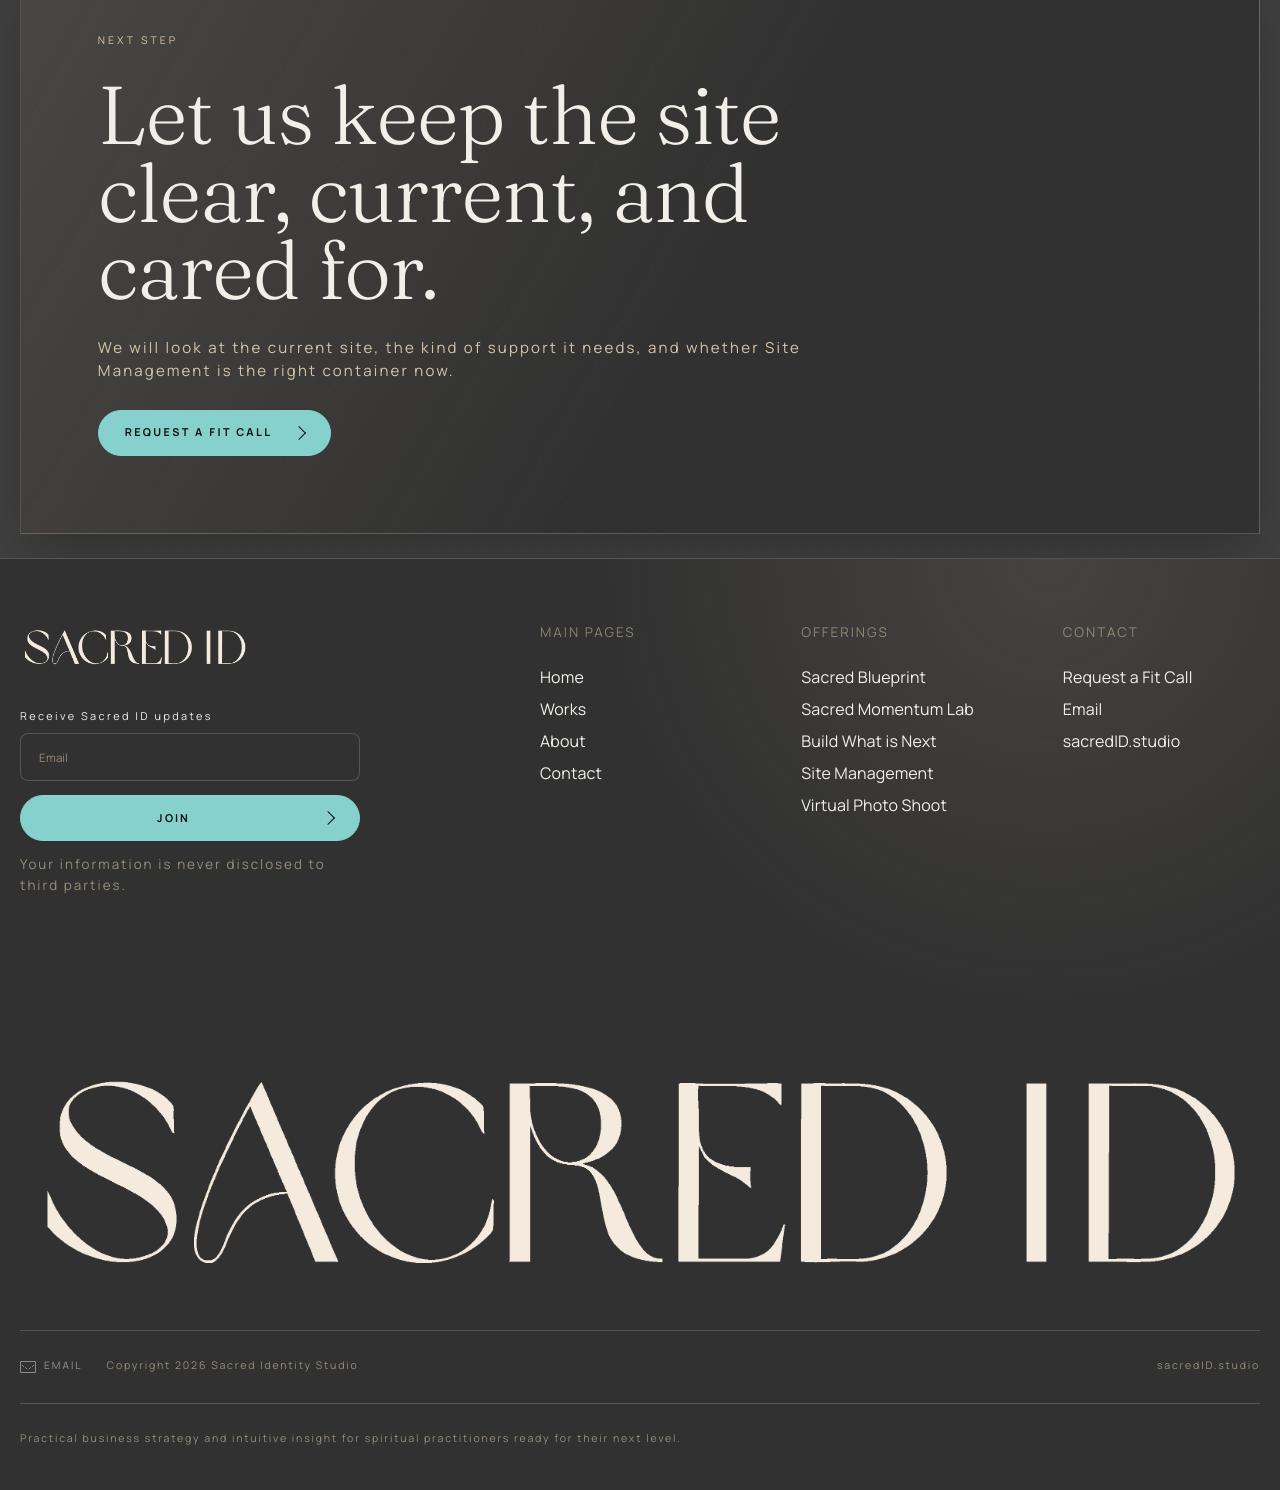
<file: site-management/index.html>
<!doctype html>
<html lang="en">
  <head>
    <meta charset="utf-8" />
    <meta name="viewport" content="width=device-width, initial-scale=1" />
    <link rel="icon" type="image/png" href="/favicon.png" />
    <link rel="apple-touch-icon" href="/favicon.png" />
    <script type="application/ld+json">
      {
        "@context": "https://schema.org",
        "@type": "Organization",
        "name": "Sacred Identity Studio",
        "alternateName": "Sacred ID",
        "url": "https://sacredidentitystudio.com/",
        "logo": "https://sacredidentitystudio.com/logo-horizontal.png",
        "email": "hello@sacredid.studio",
        "description": "Business strategy, brand clarity, and intuitive insight for spiritual practitioners.",
        "address": {
          "@type": "PostalAddress",
          "addressLocality": "Roseville",
          "addressRegion": "MN",
          "addressCountry": "US"
        },
        "areaServed": "Worldwide",
        "sameAs": [
          "https://www.facebook.com/profile.php?id=61557349605270",
          "https://www.instagram.com/sacredidstudio",
          "https://www.alignable.com/roseville-mn/sacred-id?user=16213085"
        ]
      }
    </script>
    <title>Site Management | Sacred Identity Studio</title>
    <meta
      name="description"
      content="Site Management is ongoing website care for spiritual practitioners who need their site kept clear, current, functional, and aligned as the business evolves."
    />
    <link rel="canonical" href="https://sacredidentitystudio.com/site-management" />

    <meta property="og:type" content="website" />
    <meta property="og:site_name" content="Sacred Identity Studio" />
    <meta property="og:url" content="https://sacredidentitystudio.com/site-management" />
    <meta property="og:title" content="Site Management | Sacred Identity Studio" />
    <meta property="og:description" content="Site Management is ongoing website care for spiritual practitioners who need their site kept clear, current, functional, and aligned as the business evolves." />
    <meta property="og:image" content="https://sacredidentitystudio.com/og.jpg" />
    <meta property="og:image:width" content="1200" />
    <meta property="og:image:height" content="630" />
    <meta property="og:image:alt" content="Sacred ID — strategy and intuition for spiritual practitioners." />

    <meta name="twitter:card" content="summary_large_image" />
    <meta name="twitter:title" content="Site Management | Sacred Identity Studio" />
    <meta name="twitter:description" content="Site Management is ongoing website care for spiritual practitioners who need their site kept clear, current, functional, and aligned as the business evolves." />
    <meta name="twitter:image" content="https://sacredidentitystudio.com/og.jpg" />

    <script type="application/ld+json">
      {
        "@context": "https://schema.org",
        "@type": "FAQPage",
        "mainEntity": [
          {
            "@type": "Question",
            "name": "What is Site Management?",
            "acceptedAnswer": {
              "@type": "Answer",
              "text": "Site Management is ongoing website support for keeping an existing site clear, current, functional, and aligned as the business evolves."
            }
          },
          {
            "@type": "Question",
            "name": "Is Site Management only for sites Sacred ID built?",
            "acceptedAnswer": {
              "@type": "Answer",
              "text": "It is best for Sacred ID-built sites or sites I have reviewed closely enough to support responsibly. If the site needs deeper repair first, I will say that before we begin."
            }
          },
          {
            "@type": "Question",
            "name": "What kinds of updates are included?",
            "acceptedAnswer": {
              "@type": "Answer",
              "text": "The work can include content edits, image swaps, page updates, light design refinements, link checks, small fixes, basic site health review, and cleanup that keeps the site easier to use."
            }
          },
          {
            "@type": "Question",
            "name": "Is this the same as a redesign?",
            "acceptedAnswer": {
              "@type": "Answer",
              "text": "No. Site Management is for ongoing care and small improvements. If the site needs a larger redesign or rebuild, we will scope that separately."
            }
          },
          {
            "@type": "Question",
            "name": "How do requests work?",
            "acceptedAnswer": {
              "@type": "Answer",
              "text": "You send the updates or issues that need attention, and we handle them inside an agreed care rhythm. Larger work is named and scoped before it becomes a project."
            }
          },
          {
            "@type": "Question",
            "name": "How do we begin?",
            "acceptedAnswer": {
              "@type": "Answer",
              "text": "We begin with a fit call and a review of the current site so I can understand what needs care, what is fragile, and whether Site Management is the right container."
            }
          }
        ]
      }
    </script>
    <style>
      @font-face {
        font-family: "Fraunces";
        src: url("/fraunces-300.ttf") format("truetype");
        font-style: normal;
        font-weight: 300;
        font-display: swap;
      }

      @font-face {
        font-family: "Fraunces";
        src: url("/fraunces-400.ttf") format("truetype");
        font-style: normal;
        font-weight: 400;
        font-display: swap;
      }

      @font-face {
        font-family: "Manrope";
        src: url("/manrope-400.ttf") format("truetype");
        font-style: normal;
        font-weight: 400;
        font-display: swap;
      }

      @font-face {
        font-family: "Manrope";
        src: url("/manrope-700.ttf") format("truetype");
        font-style: normal;
        font-weight: 700;
        font-display: swap;
      }

      :root {
        color-scheme: dark;
        --bg: #3f3f3f;
        --surface: #313131;
        --surface-2: #373737;
        --ink: #f2efe9;
        --muted: #d4c5a9;
        --primary: #d4c5a9;
        --on-primary: #111111;
        --button-bg: #86d1cd;
        --accent: #050b18;
        --line: rgba(212, 197, 169, 0.24);
        --grid: rgba(212, 197, 169, 0.2);
        --shadow: 0 25px 50px -12px rgba(0, 0, 0, 0.25);
        --ease-out: cubic-bezier(0.16, 1, 0.3, 1);
        --radius: 8px;
        --pill: 9999px;
        --max: 1240px;
        /* fixed nav: top offset + pill height + breathing room */
        --nav-clear: 138px;
      }

      * {
        box-sizing: border-box;
      }

      html {
        scroll-behavior: smooth;
      }

      body {
        margin: 0;
        background:
          radial-gradient(circle at 84% 6%, rgba(212, 197, 169, 0.14), transparent 24rem),
          linear-gradient(135deg, rgba(212, 197, 169, 0.06) 0 1px, transparent 1px 16px),
          var(--bg);
        background-size: auto, 18px 18px, auto;
        color: var(--ink);
        font-family: Manrope, ui-sans-serif, system-ui, sans-serif;
        font-size: 12px;
        font-weight: 400;
        letter-spacing: 1px;
        line-height: 1.5;
        text-rendering: geometricPrecision;
      }

      body::before {
        content: "";
        position: fixed;
        inset: 0;
        z-index: 20;
        pointer-events: none;
        opacity: 0.28;
        background-image:
          linear-gradient(115deg, transparent 0 47%, rgba(212, 197, 169, 0.1) 48% 49%, transparent 50%),
          radial-gradient(circle at 10% 0%, rgba(5, 11, 24, 0.42), transparent 32rem);
        background-size: 22px 22px, auto;
        mask-image: linear-gradient(to bottom, black, transparent 72%);
      }

      body::after {
        content: "";
        position: fixed;
        inset: 0;
        z-index: 21;
        pointer-events: none;
        opacity: 0.045;
        background-image: url("data:image/svg+xml,%3Csvg viewBox='0 0 200 200' xmlns='http://www.w3.org/2000/svg'%3E%3Cfilter id='noiseFilter'%3E%3CfeTurbulence type='fractalNoise' baseFrequency='0.65' numOctaves='3' stitchTiles='stitch'/%3E%3C/filter%3E%3Crect width='100%25' height='100%25' filter='url(%23noiseFilter)' opacity='1'/%3E%3C/svg%3E");
        background-size: 200px 200px;
        mix-blend-mode: overlay;
      }

      a {
        color: inherit;
        text-decoration: none;
      }

      a:focus-visible,
      button:focus-visible,
      input:focus-visible {
        outline: 2px solid rgba(212, 197, 169, 0.74);
        outline-offset: 4px;
      }

      img {
        display: block;
        max-width: 100%;
      }

      h1,
      h2,
      h3,
      p,
      blockquote {
        margin-top: 0;
      }

      h1,
      h2,
      h3,
      .display {
        font-family: Fraunces, Georgia, "Times New Roman", serif;
        font-weight: 300;
        letter-spacing: -1.1px;
      }

      p {
        color: var(--muted);
      }

      .page {
        overflow: hidden;
      }

      .nav {
        position: fixed;
        top: 50px;
        left: 0;
        right: 0;
        z-index: 40;
        min-height: 0;
        padding: 0;
        background: transparent;
        pointer-events: none;
        transition:
          opacity 260ms var(--ease-out),
          transform 260ms var(--ease-out);
        will-change: transform;
      }

      .nav.is-hidden {
        opacity: 0;
        transform: translateY(calc(-100% - 72px));
      }

      .nav.is-scrolled {
        min-height: 0;
        padding: 0;
      }

      .nav-inner {
        position: relative;
        width: min(1080px, calc(100% - 200px));
        min-height: 60px;
        margin: 0 auto;
        padding: 8px 8px 8px 20px;
        display: flex;
        align-items: center;
        justify-content: space-between;
        gap: 18px;
        border: 1px solid rgba(212, 197, 169, 0.28);
        border-radius: var(--pill);
        background: rgba(49, 49, 49, 0.82);
        box-shadow: 0 18px 48px rgba(5, 11, 24, 0.28);
        backdrop-filter: blur(18px);
        pointer-events: auto;
        transition:
          background-color 260ms var(--ease-out),
          border-color 260ms var(--ease-out),
          box-shadow 260ms var(--ease-out),
          min-height 260ms var(--ease-out);
      }

      .nav.is-scrolled .nav-inner {
        min-height: 60px;
        border-color: rgba(212, 197, 169, 0.28);
        background: rgba(49, 49, 49, 0.82);
        box-shadow: 0 18px 48px rgba(5, 11, 24, 0.28);
      }

      .brand {
        display: flex;
        align-items: center;
        width: clamp(130px, 14vw, 184px);
        flex: 0 0 auto;
      }

      .brand-logo {
        width: 100%;
        height: auto;
        transition: transform 260ms var(--ease-out), opacity 260ms var(--ease-out);
      }

      .brand:hover .brand-logo {
        opacity: 0.86;
        transform: translateY(-1px);
      }

      .nav-links {
        display: flex;
        align-items: center;
        gap: 4px;
        color: var(--muted);
        font-size: 0.66rem;
        text-transform: uppercase;
      }

      .nav-links a:not(.button) {
        min-height: 40px;
        display: inline-flex;
        align-items: center;
        padding: 12px 16px;
        border-radius: var(--pill);
        transition:
          background-color 180ms var(--ease-out),
          color 180ms var(--ease-out),
          transform 180ms var(--ease-out);
      }

      .nav-links a:hover,
      .nav-links a[aria-current="page"] {
        color: var(--ink);
      }

      .nav-links a:not(.button):hover,
      .nav-links a[aria-current="page"] {
        background: rgba(212, 197, 169, 0.1);
        transform: translateY(-1px);
      }

      .nav-links a.nav-mobile-only {
        display: none;
      }

      .nav-toggle {
        display: none;
        width: 42px;
        height: 42px;
        align-items: center;
        justify-content: center;
        border: 1px solid var(--line);
        border-radius: 50%;
        background: rgba(5, 11, 24, 0.18);
        color: var(--ink);
        cursor: pointer;
      }

      .nav-toggle span {
        position: absolute;
        width: 16px;
        height: 1px;
        background: currentColor;
        transition:
          transform 220ms var(--ease-out),
          opacity 220ms var(--ease-out);
      }

      .nav-toggle span:first-child {
        transform: translateY(-4px);
      }

      .nav-toggle span:last-child {
        transform: translateY(4px);
      }

      .nav.is-open .nav-toggle span:first-child {
        transform: rotate(45deg);
      }

      .nav.is-open .nav-toggle span:last-child {
        transform: rotate(-45deg);
      }

      .button {
        position: relative;
        display: inline-flex;
        align-items: center;
        justify-content: center;
        gap: 8px;
        min-height: 46px;
        padding: 12px 52px 12px 32px;
        border: 1.5px solid var(--button-bg);
        border-radius: var(--pill);
        background: var(--button-bg);
        color: var(--on-primary);
        font-family: Manrope, ui-sans-serif, system-ui, sans-serif;
        font-size: 0.68rem;
        font-weight: 700;
        letter-spacing: 2.4px;
        line-height: 1;
        text-transform: uppercase;
        white-space: nowrap;
        overflow: hidden;
        transition:
          transform 180ms var(--ease-out),
          border-color 600ms var(--ease-out),
          border-radius 600ms var(--ease-out),
          color 600ms var(--ease-out);
      }

      .button::before,
      .button::after {
        content: "";
        position: absolute;
        z-index: 3;
        top: 50%;
        width: 9px;
        height: 9px;
        border-top: 1.5px solid currentColor;
        border-right: 1.5px solid currentColor;
        transition:
          transform 640ms var(--ease-out),
          opacity 640ms var(--ease-out);
      }

      .button::before {
        left: 18px;
        opacity: 0;
        transform: translate(-48px, -50%) rotate(45deg);
      }

      .button::after {
        right: 26px;
        opacity: 1;
        transform: translate(0, -50%) rotate(45deg);
      }

      .button > span:not(.button-fill) {
        position: relative;
        z-index: 2;
        transform: translateX(-6px);
        transition: transform 640ms var(--ease-out);
      }

      .button .button-fill {
        position: absolute;
        z-index: 1;
        top: 50%;
        left: 50%;
        width: 360px;
        height: 360px;
        border-radius: 50%;
        background: var(--accent);
        opacity: 0;
        transform: translate(-50%, -50%) scale(0.045);
        transition:
          transform 640ms var(--ease-out),
          opacity 640ms var(--ease-out);
      }

      .button:hover {
        color: var(--ink);
        border-color: transparent;
        border-radius: 12px;
        transform: translateY(-1px);
      }

      .button:hover::before {
        opacity: 1;
        transform: translate(0, -50%) rotate(45deg);
      }

      .button:hover::after {
        opacity: 0;
        transform: translate(48px, -50%) rotate(45deg);
      }

      .button:hover > span:not(.button-fill) {
        transform: translateX(8px);
      }

      .button:hover .button-fill {
        opacity: 1;
        transform: translate(-50%, -50%) scale(1);
      }

      .button:active {
        transform: translateY(1px) scale(0.95);
      }

      .nav-links .button {
        min-height: 42px;
        padding: 12px 46px 12px 28px;
        font-size: 0.62rem;
      }

      .section {
        width: min(var(--max), calc(100% - 40px));
        margin: 0 auto;
        padding: 112px 0;
      }

      .eyebrow,
      .pill,
      .card-label {
        margin: 0;
        color: var(--primary);
        font-size: 0.66rem;
        letter-spacing: 3px;
        line-height: 1.35;
        text-transform: uppercase;
      }

      .pill {
        display: inline-flex;
        align-items: center;
        justify-content: center;
        min-height: 34px;
        padding: 9px 16px;
        border-radius: var(--pill);
      }

      .lead {
        max-width: 720px;
        margin-bottom: 0;
        color: var(--muted);
        font-size: 0.94rem;
        font-weight: 400;
        letter-spacing: 2.2px;
      }

      .momentum-hero {
        width: min(1500px, calc(100% - 40px));
        min-height: calc(100dvh - 72px);
        margin: 0 auto;
        display: grid;
        grid-template-columns: minmax(0, 0.95fr) minmax(320px, 0.78fr);
        gap: 1px;
        border-left: 1px solid var(--line);
        border-right: 1px solid var(--line);
        background: var(--grid);
        box-shadow: var(--shadow);
      }

      .momentum-copy,
      .momentum-image {
        min-height: calc(100dvh - 72px);
      }

      .momentum-copy {
        padding: clamp(132px, 10vw, 174px) clamp(36px, 5vw, 84px) clamp(48px, 6vw, 86px);
        display: grid;
        align-content: center;
        align-content: safe center;
        gap: 28px;
        background:
          radial-gradient(circle at 12% 16%, rgba(212, 197, 169, 0.14), transparent 22rem),
          linear-gradient(130deg, rgba(212, 197, 169, 0.12), transparent 48%),
          var(--surface);
      }

      .momentum-copy h1 {
        max-width: 870px;
        margin-bottom: 0;
        font-size: clamp(3.8rem, 7.2vw, 8.1rem);
        line-height: 0.9;
      }

      .momentum-image {
        position: relative;
        background: url("/momentum-lab-table.png") center / cover;
      }



      .build-page .momentum-image {
        background-image: url("/build-option-2-brand-system-materials.png");
      }

      .site-management-page .momentum-image {
        background-image: url("/workspace.jpg");
      }

      .momentum-image-card {
        position: absolute;
        right: clamp(18px, 3vw, 36px);
        bottom: clamp(18px, 3vw, 36px);
        width: min(380px, calc(100% - 36px));
        padding: clamp(20px, 3vw, 30px);
        border: 1px solid var(--line);
        border-radius: var(--radius);
        background: rgba(5, 11, 24, 0.76);
        box-shadow: var(--shadow);
      }

      .momentum-image-card p {
        margin: 0;
        color: var(--ink);
        font-family: Fraunces, Georgia, "Times New Roman", serif;
        font-size: clamp(1.45rem, 2.4vw, 2.15rem);
        font-weight: 300;
        line-height: 1.08;
        letter-spacing: 0;
      }

      .momentum-grid {
        display: grid;
        grid-template-columns: minmax(280px, 0.78fr) minmax(0, 1.1fr);
        gap: clamp(36px, 6vw, 92px);
        align-items: start;
      }

      .momentum-cards {
        display: grid;
        grid-template-columns: repeat(2, minmax(0, 1fr));
        gap: 1px;
        border: 1px solid var(--line);
        border-radius: var(--radius);
        background: var(--grid);
        overflow: hidden;
      }

      .momentum-card {
        min-height: 300px;
        padding: clamp(24px, 3vw, 38px);
        background: var(--surface);
        display: flex;
        flex-direction: column;
        justify-content: space-between;
      }

      .momentum-card h3 {
        margin-bottom: 18px;
        font-size: clamp(1.8rem, 3vw, 3rem);
        line-height: 1;
      }

      .momentum-card p {
        margin-bottom: 0;
        color: var(--muted);
        font-size: 0.84rem;
        letter-spacing: 2px;
      }

      .momentum-panel {
        width: min(1280px, calc(100% - 40px));
        margin: 0 auto;
        padding: clamp(36px, 6vw, 80px);
        border: 1px solid var(--line);
        border-radius: var(--radius);
        background:
          linear-gradient(120deg, rgba(212, 197, 169, 0.14), transparent 55%),
          var(--surface);
        display: grid;
        grid-template-columns: minmax(0, 0.9fr) minmax(260px, 0.55fr);
        gap: clamp(32px, 5vw, 72px);
        align-items: center;
        box-shadow: var(--shadow);
      }

      .momentum-panel h2 {
        max-width: 760px;
        margin-bottom: 24px;
        font-size: clamp(3.2rem, 6.4vw, 6.6rem);
        line-height: 0.95;
      }

      .momentum-list {
        margin: 0;
        padding: 0;
        list-style: none;
        display: grid;
        gap: 18px;
      }

      .momentum-list li {
        padding-left: 34px;
        position: relative;
        color: var(--muted);
        font-size: 0.88rem;
        letter-spacing: 2px;
      }

      .momentum-list li::before {
        content: "";
        position: absolute;
        left: 0;
        top: 0.72em;
        width: 18px;
        height: 1px;
        background: var(--primary);
      }

      .momentum-actions {
        display: flex;
        gap: 14px;
        flex-wrap: wrap;
      }

      .momentum-actions .secondary {
        background: transparent;
        color: var(--primary);
      }

      .momentum-actions .secondary .button-fill {
        background: var(--primary);
      }

      .momentum-actions .secondary:hover {
        color: var(--on-primary);
      }

      .about-hero {
        width: min(1500px, calc(100% - 40px));
        min-height: calc(100dvh - 72px);
        margin: 0 auto;
        display: grid;
        grid-template-columns: minmax(0, 1fr) minmax(320px, 0.76fr);
        gap: 1px;
        background: var(--grid);
        border-left: 1px solid var(--line);
        border-right: 1px solid var(--line);
        box-shadow: var(--shadow);
      }

      .about-hero-copy,
      .about-hero-image {
        min-height: calc(100dvh - 72px);
      }

      .about-hero-copy {
        padding: max(clamp(104px, 8vw, 132px), var(--nav-clear)) clamp(36px, 5vw, 80px)
          clamp(36px, 5vw, 80px);
        display: grid;
        align-content: center;
        align-content: safe center;
        gap: 28px;
        background:
          linear-gradient(130deg, rgba(212, 197, 169, 0.12), transparent 48%),
          var(--surface);
      }

      .about-hero h1 {
        max-width: 820px;
        margin-bottom: 0;
        font-size: clamp(3.6rem, 6.2vw, 7.4rem);
        line-height: 0.9;
      }

      .about-hero-image {
        position: relative;
        background: url("/matt-laptop-wall.png") center / cover;
      }

      .quote-card {
        align-self: end;
        max-width: 520px;
        padding: clamp(22px, 3vw, 34px);
        border: 1px solid var(--line);
        border-radius: var(--radius);
        background: rgba(5, 11, 24, 0.72);
        box-shadow: var(--shadow);
      }

      .quote-card blockquote {
        margin-bottom: 14px;
        color: var(--ink);
        font-family: Fraunces, Georgia, "Times New Roman", serif;
        font-size: clamp(1.55rem, 2.8vw, 2.6rem);
        font-weight: 300;
        line-height: 1.08;
        letter-spacing: 0;
      }

      .quote-card p {
        margin-bottom: 0;
        font-size: 0.62rem;
        letter-spacing: 2.2px;
        text-transform: uppercase;
      }

      .story-grid {
        display: grid;
        grid-template-columns: minmax(280px, 0.62fr) minmax(0, 1.18fr);
        gap: clamp(36px, 6vw, 92px);
        align-items: center;
      }

      .sticky-heading {
        position: sticky;
        top: 104px;
        display: grid;
        gap: 24px;
      }

      .sticky-heading h2,
      .full-heading h2 {
        max-width: 720px;
        margin-bottom: 0;
        font-size: clamp(3rem, 6vw, 6.2rem);
        line-height: 0.94;
      }

      .copy-stack {
        display: grid;
        gap: 20px;
      }

      .copy-stack p {
        margin: 0;
        max-width: 760px;
        font-size: 0.92rem;
        letter-spacing: 2px;
      }

      .belief-grid,
      .lens-grid {
        display: grid;
        grid-template-columns: repeat(3, minmax(0, 1fr));
        gap: 1px;
        background: var(--grid);
        border: 1px solid var(--line);
      }

      .lens-grid {
        grid-template-columns: repeat(2, minmax(0, 1fr));
        grid-auto-rows: 1fr;
        gap: 1px;
        border-radius: var(--radius);
        overflow: hidden;
      }

      .belief-grid-wrap {
        margin-top: 48px;
      }

      .belief-card,
      .lens-card {
        min-height: 300px;
        padding: clamp(24px, 3vw, 38px);
        border-radius: var(--radius);
        background: var(--surface);
        display: flex;
        flex-direction: column;
        justify-content: space-between;
      }

      .lens-card {
        min-height: 300px;
        border-radius: 0;
      }

      .belief-card h3,
      .lens-card h3 {
        margin-bottom: 18px;
        font-size: clamp(1.8rem, 3vw, 3.15rem);
        line-height: 1;
      }

      .belief-card p,
      .lens-card p {
        margin-bottom: 0;
        font-size: 0.84rem;
        letter-spacing: 2px;
      }

      .feature-panel {
        display: grid;
        grid-template-columns: minmax(0, 0.84fr) minmax(300px, 0.76fr);
        gap: 1px;
        padding-top: 0;
        padding-bottom: 0;
        border: 1px solid var(--line);
        background: var(--grid);
      }

      .feature-image {
        min-height: 620px;
        background: url("/matt-window-smile.png") center / cover;
        filter: saturate(0.72) contrast(1.08) brightness(0.84);
      }

      .feature-copy {
        padding: clamp(30px, 5vw, 72px);
        background: var(--surface);
        display: grid;
        align-content: center;
        align-content: safe center;
        gap: 26px;
      }

      .feature-copy h2 {
        margin-bottom: 0;
        font-size: clamp(3rem, 5.6vw, 5.8rem);
        line-height: 0.94;
      }

      .full-heading {
        display: grid;
        justify-items: center;
        gap: 22px;
        text-align: center;
      }

      .full-heading .lead {
        margin: 0 auto;
      }

      .faq-heading {
        max-width: 460px;
        display: flex;
        flex-direction: column;
        align-items: flex-start;
        gap: 24px;
      }

      .faq-heading .lead {
        margin-bottom: 0;
      }

      .faq-list {
        display: grid;
        gap: 14px;
      }

      .faq-item {
        border: 1px solid var(--line);
        border-radius: var(--radius);
        background:
          linear-gradient(135deg, rgba(212, 197, 169, 0.08), transparent 48%),
          var(--surface);
        box-shadow: var(--shadow);
        overflow: hidden;
        transition:
          border-color 220ms var(--ease-out),
          background-color 220ms var(--ease-out);
      }

      .faq-item[open] {
        border-color: rgba(212, 197, 169, 0.42);
      }

      .faq-item summary {
        min-height: 88px;
        padding: 24px;
        display: flex;
        align-items: center;
        justify-content: space-between;
        gap: 28px;
        list-style: none;
        cursor: pointer;
      }

      .faq-item summary::-webkit-details-marker {
        display: none;
      }

      .faq-question {
        color: var(--ink);
        font-family: Fraunces, Georgia, "Times New Roman", serif;
        font-size: clamp(1.55rem, 2.7vw, 2.75rem);
        font-weight: 400;
        line-height: 1.02;
        letter-spacing: -0.03em;
      }

      .faq-icon {
        position: relative;
        flex: 0 0 32px;
        width: 32px;
        height: 32px;
        border: 1px solid var(--line);
        border-radius: var(--pill);
      }

      .faq-icon::before,
      .faq-icon::after {
        content: "";
        position: absolute;
        top: 50%;
        left: 50%;
        width: 10px;
        height: 1px;
        border-radius: 1px;
        background: var(--primary);
        transform: translate(-50%, -50%);
        transition: transform 220ms var(--ease-out);
      }

      .faq-icon::after {
        transform: translate(-50%, -50%) rotate(90deg);
      }

      .faq-item[open] .faq-icon::after {
        transform: translate(-50%, -50%) rotate(0deg);
      }

      .faq-answer {
        max-width: 720px;
        padding: 0 24px 26px;
        color: rgba(242, 239, 233, 0.74);
        font-size: 0.88rem;
        line-height: 1.72;
        letter-spacing: 1.2px;
      }

      .faq-answer p {
        margin-bottom: 0;
      }

      .closing {
        width: min(1280px, calc(100% - 40px));
        margin: 0 auto 24px;
        padding: clamp(36px, 6vw, 80px);
        border: 1px solid var(--line);
        background:
          linear-gradient(120deg, rgba(212, 197, 169, 0.15), transparent 55%),
          linear-gradient(135deg, rgba(212, 197, 169, 0.08) 0 1px, transparent 1px 13px),
          var(--surface);
        background-size: auto, 14px 14px, auto;
        display: grid;
        gap: 28px;
        box-shadow: var(--shadow);
      }

      .closing h2 {
        max-width: 820px;
        margin-bottom: 0;
        font-size: clamp(3.2rem, 6.4vw, 6.6rem);
        line-height: 0.95;
      }

      .closing .button {
        justify-self: start;
        width: fit-content;
      }

      .footer {
        position: relative;
        width: 100%;
        margin: 0 auto;
        padding: 64px 0 32px;
        border-top: 1px solid var(--line);
        background:
          radial-gradient(circle at 82% 0%, rgba(212, 197, 169, 0.12), transparent 28rem),
          var(--surface);
        overflow: hidden;
      }

      .footer-shell {
        width: min(var(--max), calc(100% - 40px));
        margin: 0 auto;
      }

      .footer-halves {
        display: grid;
        grid-template-columns: minmax(280px, 0.55fr) minmax(0, 1fr);
        gap: clamp(44px, 7vw, 96px);
        align-items: start;
      }

      .footer-left {
        display: grid;
        gap: 40px;
      }

      .footer-logo-small {
        width: min(230px, 70vw);
        height: auto;
        filter: brightness(0) invert(94%) sepia(8%) saturate(325%) hue-rotate(351deg) brightness(101%) contrast(91%);
      }

      .footer p {
        font-size: 0.84rem;
        letter-spacing: 2px;
      }

      .footer-right {
        display: grid;
        grid-template-columns: repeat(3, minmax(120px, 1fr));
        gap: clamp(30px, 5vw, 72px);
        justify-self: end;
        width: min(720px, 100%);
      }

      .footer-column {
        display: grid;
        gap: 24px;
        align-content: start;
      }

      .footer-column-title {
        margin: 0;
        color: rgba(212, 197, 169, 0.54);
        font-size: 0.62rem;
        letter-spacing: 2.4px;
        text-transform: uppercase;
      }

      .footer-links-column {
        display: grid;
        gap: 12px;
      }

      .footer-link {
        color: var(--ink);
        font-size: clamp(1rem, 1vw, 1rem);
        font-weight: 400;
        letter-spacing: 0.01em;
        line-height: 1.25;
        transition: color 180ms ease;
      }

      .footer-link:hover {
        color: var(--primary);
      }

      .footer-logo-big {
        width: 100%;
        height: auto;
        margin: clamp(56px, 9vw, 100px) 0 40px;
        filter: brightness(0) invert(94%) sepia(8%) saturate(325%) hue-rotate(351deg) brightness(101%) contrast(91%);
      }

      .footer-bottom-tile {
        border-top: 1px solid var(--line);
        border-bottom: 1px solid var(--line);
        padding: 28px 0;
      }

      .footer-bottom-wrap {
        display: flex;
        align-items: center;
        justify-content: space-between;
        gap: 24px;
        flex-wrap: wrap;
      }

      .footer-last-block,
      .footer-rights-wrap,
      .footer-social-wrap {
        display: flex;
        align-items: center;
        gap: 24px;
        flex-wrap: wrap;
      }

      .footer-social-wrap {
        gap: 14px;
      }

      .social-link {
        display: inline-flex;
        align-items: center;
        gap: 8px;
        color: rgba(242, 239, 233, 0.52);
        font-size: 0.64rem;
        letter-spacing: 2px;
        text-transform: uppercase;
        transition: color 180ms ease;
      }

      .social-link.mail-link::before {
        content: "";
        width: 14px;
        height: 10px;
        border: 1px solid currentColor;
        border-radius: 1px;
        background:
          linear-gradient(35deg, transparent 47%, currentColor 49% 51%, transparent 53%) left / 50% 100% no-repeat,
          linear-gradient(145deg, transparent 47%, currentColor 49% 51%, transparent 53%) right / 50% 100% no-repeat;
        opacity: 0.9;
      }

      .social-link:hover {
        color: var(--ink);
      }

      .footer-bottom-message {
        padding-top: 28px;
      }

      .footer-bottom-message p,
      .footer-note,
      .footer-bottom-wrap {
        color: rgba(212, 197, 169, 0.62);
        font-size: 0.66rem;
        letter-spacing: 1.8px;
      }

      .field {
        display: grid;
        gap: 8px;
      }

      .field label {
        color: var(--ink);
        font-size: 0.68rem;
        letter-spacing: 2.4px;
      }

      .reveal {
        opacity: 0;
        transform: translateY(22px);
        transition:
          opacity 700ms var(--ease-out),
          transform 700ms var(--ease-out);
      }

      .reveal.visible {
        opacity: 1;
        transform: translateY(0);
      }

      @media (prefers-reduced-motion: reduce) {
        html {
          scroll-behavior: auto;
        }

        *,
        *::before,
        *::after {
          animation-duration: 0.01ms !important;
          animation-iteration-count: 1 !important;
          scroll-behavior: auto !important;
          transition-duration: 0.01ms !important;
        }

        .reveal {
          opacity: 1;
          transform: none;
        }
      }

      @media (max-width: 1000px) {
        .nav-inner {
          width: min(100% - 112px, var(--max));
        }

        .section,
        .about-hero,
        .momentum-hero,
        .momentum-panel,
        .closing,
        .footer-shell {
          width: min(100% - 32px, var(--max));
        }

        .about-hero,
        .momentum-hero,
        .momentum-grid,
        .momentum-panel,
        .story-grid,
        .feature-panel {
          grid-template-columns: 1fr;
        }

        .about-hero-copy,
        .momentum-copy,
        .about-hero-image {
          min-height: auto;
        }

        .momentum-image,
        .about-hero-image,
        .feature-image {
          min-height: 520px;
        }

        .sticky-heading {
          position: relative;
          top: auto;
        }

        .faq-heading {
          max-width: none;
        }

        .belief-grid,
        .lens-grid {
          grid-template-columns: 1fr;
        }

        .lens-card:first-child {
          grid-row: auto;
        }
      }

      @media (max-width: 680px) {
        :root {
          --nav-clear: 100px;
        }

        body {
          letter-spacing: 2.2px;
        }

        .nav {
          top: 18px;
          min-height: 0;
          padding: 0;
        }

        .nav-inner {
          width: min(calc(100% - 72px), 1040px);
          min-height: 54px;
          padding: 7px 7px 7px 14px;
        }

        .brand {
          width: 124px;
        }

        .nav-toggle {
          position: relative;
          display: inline-flex;
          flex: 0 0 auto;
        }

        .nav-links {
          position: absolute;
          top: calc(100% + 10px);
          left: 0;
          right: 0;
          display: grid;
          gap: 6px;
          padding: 10px;
          border: 1px solid rgba(212, 197, 169, 0.28);
          border-radius: 22px;
          background: rgba(37, 37, 37, 0.96);
          box-shadow: var(--shadow);
          opacity: 0;
          visibility: hidden;
          transform: translateY(-8px);
          pointer-events: none;
          transition:
            opacity 220ms var(--ease-out),
            visibility 220ms var(--ease-out),
            transform 220ms var(--ease-out);
        }

        .nav.is-open .nav-links {
          opacity: 1;
          visibility: visible;
          transform: translateY(0);
          pointer-events: auto;
        }

        .nav-links a.nav-mobile-only {
          display: inline-flex;
        }

        .nav-links a:not(.button),
        .nav-links .button {
          width: 100%;
          justify-content: center;
        }

        .button {
          min-height: 43px;
          padding: 0 14px;
          font-size: 0.62rem;
          letter-spacing: 1.8px;
        }

        .nav-links .button {
          padding: 12px 46px 12px 28px;
        }

        .section {
          padding: 78px 0;
        }

        .about-hero-copy,
        .momentum-copy,
        .feature-copy {
          padding: 32px 20px;
        }

        .momentum-copy,
        .about-hero-copy {
          padding-top: 96px;
        }

        .momentum-copy h1,
        .momentum-panel h2,
        .about-hero h1 {
          font-size: clamp(3rem, 15vw, 4.8rem);
          line-height: 0.92;
        }

        .momentum-cards {
          grid-template-columns: 1fr;
        }

        .faq-item summary {
          min-height: 76px;
          padding: 20px;
          gap: 18px;
        }

        .faq-answer {
          padding: 0 20px 22px;
        }

        .momentum-image,
        .about-hero-image,
        .feature-image {
          min-height: 390px;
        }
      }
      /* Shared homepage footer overrides */

      .signup {
        display: grid;
        gap: 14px;
        max-width: 340px;
      }

      .form-status {
        min-height: 1.4em;
        margin: 0;
        color: var(--muted);
        font-size: 0.68rem;
        opacity: 0;
        transform: translateY(4px);
        transition:
          opacity 260ms var(--ease-out),
          transform 260ms var(--ease-out);
      }

      .signup.is-complete .form-status {
        opacity: 1;
        transform: translateY(0);
      }

      .signup.is-complete .button {
        transform: translateY(-1px);
      }

      input {
        width: 100%;
        min-height: 48px;
        border: 1px solid var(--line);
        border-radius: var(--radius);
        background: var(--surface);
        color: var(--ink);
        padding: 0 18px;
        font: inherit;
        font-size: 0.72rem;
      }

      input::placeholder {
        color: rgba(212, 197, 169, 0.62);
        opacity: 1;
      }

      input:focus {
        border-color: rgba(212, 197, 169, 0.58);
        outline: none;
      }

      @media (max-width: 1000px) {
        .footer-shell {
          width: min(100% - 32px, var(--max));
        }

        .footer-halves {
          grid-template-columns: 1fr;
        }

        .footer-right {
          justify-self: stretch;
          grid-template-columns: repeat(3, minmax(0, 1fr));
          width: 100%;
        }
      }

      @media (max-width: 700px) {
        .footer {
          padding: 48px 0 24px;
        }

        .footer-left {
          gap: 32px;
        }

        .footer-right {
          grid-template-columns: 1fr;
          gap: 34px;
        }

        .footer-column {
          gap: 16px;
        }

        .footer-logo-big {
          margin-top: 56px;
          margin-bottom: 28px;
        }

        .footer-bottom-tile {
          padding: 24px 0;
        }

        .footer-bottom-wrap,
        .footer-last-block,
        .footer-rights-wrap {
          align-items: flex-start;
          flex-direction: column;
        }
      }

    </style>
  </head>
  <body class="site-management-page">
    <div id="top" class="page">
      <nav class="nav" aria-label="Primary navigation">
        <div class="nav-inner">
          <a aria-label='Sacred ID home' class='brand' href='/'>
            <img class="brand-logo" src="/logo-horizontal.png" alt="Sacred ID" width="375" height="60" />
          </a>
          <div class="nav-links">
            <a class='nav-mobile-only' href='/'>Home</a>
            <a class='nav-mobile-only' href='/works'>Works</a>
            <a class='nav-mobile-only' href='/about'>About</a>
            <a class='nav-mobile-only' href='/sacred-blueprint'>Sacred Blueprint</a>
            <a class="nav-mobile-only" href="mailto:hello@sacredid.studio">Email</a>
            <a class="button" href="https://sacredid.bloom.io/fit"><span>Request a Fit Call</span><span class="button-fill" aria-hidden="true"></span></a>
          </div>
          <button class="nav-toggle" type="button" aria-label="Open navigation" aria-expanded="false">
            <span aria-hidden="true"></span>
            <span aria-hidden="true"></span>
          </button>
        </div>
      </nav>

      <main>
        <section class="momentum-hero" aria-label="Site Management">
          <div class="momentum-copy reveal">
            <p class="eyebrow">Site Management</p>
            <h1>Quiet support for the website your business depends on.</h1>
            <p class="lead">
              For when the site is already live, but it needs steady care, thoughtful updates, and someone who understands the business behind it.
            </p>
            <div class="momentum-actions">
              <a class="button" href="https://sacredid.bloom.io/fit"><span>Request a Fit Call</span><span class="button-fill" aria-hidden="true"></span></a>
            </div>
          </div>
          <div class="momentum-image reveal" role="img" aria-label="Open notebook, pencil, and ceramic vessel on a warm studio table.">
            <div class="momentum-image-card">
              <p>Ongoing care for the site, the message, and the details that keep trust intact.</p>
            </div>
          </div>
        </section>

        <section class="section momentum-grid" aria-label="Who Site Management is for">
          <aside class="sticky-heading reveal">
            <span class="pill">When it fits</span>
            <h2>Your website should not fall out of alignment every time the business moves.</h2>
            <p class="lead">Site Management is for clients who already have a website and need a trusted eye to keep it clear, current, and working.</p>
          </aside>
          <div class="momentum-cards">
            <article class="momentum-card reveal">
              <p class="card-label">01</p>
              <div>
                <h3>The site is live, but it needs attention.</h3>
                <p>Pages need updates, links need checking, and small fixes should not wait until everything feels urgent.</p>
              </div>
            </article>
            <article class="momentum-card reveal">
              <p class="card-label">02</p>
              <div>
                <h3>Your offers keep evolving.</h3>
                <p>The work changes, the language changes, and the site needs to reflect what is true now.</p>
              </div>
            </article>
            <article class="momentum-card reveal">
              <p class="card-label">03</p>
              <div>
                <h3>You do not want to manage the backend.</h3>
                <p>You want practical updates handled by someone who also understands the brand decisions underneath them.</p>
              </div>
            </article>
            <article class="momentum-card reveal">
              <p class="card-label">04</p>
              <div>
                <h3>You need care, not another full build.</h3>
                <p>This is for refinements, maintenance, cleanup, and steady support, not a ground-up redesign.</p>
              </div>
            </article>
          </div>
        </section>

        <section class="momentum-panel reveal" aria-label="What is included in Site Management">
          <div>
            <p class="eyebrow">The care</p>
            <h2>Website care with strategy still in the room.</h2>
            <p class="lead">
              The point is not busywork. It is keeping the site accurate, usable, and aligned so the business can keep moving.
            </p>
          </div>
          <ul class="momentum-list">
            <li>Content updates, image swaps, and page edits</li>
            <li>Light design refinements and cleanup</li>
            <li>Basic site health checks and issue triage</li>
            <li>Offer, navigation, and messaging adjustments as the business changes</li>
          </ul>
        </section>

        <section class="section momentum-grid" aria-label="How Site Management works">
          <aside class="sticky-heading reveal">
            <span class="pill">The rhythm</span>
            <h2>We create a steady way to keep the site cared for.</h2>
          </aside>
          <div class="momentum-cards">
            <article class="momentum-card reveal">
              <p class="card-label">01</p>
              <div>
                <h3>We review the current site.</h3>
                <p>We look at what is working, what is stale, what is fragile, and what needs regular attention.</p>
              </div>
            </article>
            <article class="momentum-card reveal">
              <p class="card-label">02</p>
              <div>
                <h3>We define the care container.</h3>
                <p>We agree on the kinds of updates, response rhythm, and boundaries that make the support useful.</p>
              </div>
            </article>
            <article class="momentum-card reveal">
              <p class="card-label">03</p>
              <div>
                <h3>I handle the practical updates.</h3>
                <p>Copy, imagery, layout refinements, small fixes, and cleanup are handled with the brand and business in view.</p>
              </div>
            </article>
            <article class="momentum-card reveal">
              <p class="card-label">04</p>
              <div>
                <h3>Bigger decisions get named.</h3>
                <p>If something needs strategy, a redesign, or a larger build, I flag it clearly before it becomes a hidden project.</p>
              </div>
            </article>
          </div>
        </section>

        <section class="section story-grid" aria-label="Why site management matters">
          <aside class="sticky-heading reveal">
            <span class="pill">The point</span>
            <h2>Maintenance is not just technical. It protects trust.</h2>
            <p class="lead">A site can be beautiful and still become confusing if it is not tended.</p>
          </aside>
          <div class="copy-stack reveal">
            <p>Your website is often the place people go when they are deciding whether the work is real, whether the offer is clear, and whether they trust the next step.</p>
            <p>When pages go stale, old language lingers, broken links pile up, or the newest offer has no place to live, the site starts working against the business.</p>
            <p>Site Management keeps the public face of the business cared for, so your site continues to reflect the work as it actually is now.</p>
          </div>
        </section>

        <section class="section momentum-grid faq" aria-label="Site Management frequently asked questions">
          <aside class="sticky-heading faq-heading reveal">
            <span class="pill">FAQ</span>
            <h2>Questions before we manage the site.</h2>
            <p class="lead">A few direct answers for deciding whether ongoing website care is the right support.</p>
          </aside>
          <div class="faq-list reveal" data-faq-list>
            <details class="faq-item" open>
              <summary>
                <span class="faq-question">What is Site Management?</span>
                <span class="faq-icon" aria-hidden="true"></span>
              </summary>
              <div class="faq-answer">
                <p>Site Management is ongoing website support for keeping an existing site clear, current, functional, and aligned as the business evolves.</p>
              </div>
            </details>
            <details class="faq-item">
              <summary>
                <span class="faq-question">Is Site Management only for sites Sacred ID built?</span>
                <span class="faq-icon" aria-hidden="true"></span>
              </summary>
              <div class="faq-answer">
                <p>It is best for Sacred ID-built sites or sites I have reviewed closely enough to support responsibly. If the site needs deeper repair first, I will say that before we begin.</p>
              </div>
            </details>
            <details class="faq-item">
              <summary>
                <span class="faq-question">What kinds of updates are included?</span>
                <span class="faq-icon" aria-hidden="true"></span>
              </summary>
              <div class="faq-answer">
                <p>The work can include content edits, image swaps, page updates, light design refinements, link checks, small fixes, basic site health review, and cleanup that keeps the site easier to use.</p>
              </div>
            </details>
            <details class="faq-item">
              <summary>
                <span class="faq-question">Is this the same as a redesign?</span>
                <span class="faq-icon" aria-hidden="true"></span>
              </summary>
              <div class="faq-answer">
                <p>No. Site Management is for ongoing care and small improvements. If the site needs a larger redesign or rebuild, we will scope that separately.</p>
              </div>
            </details>
            <details class="faq-item">
              <summary>
                <span class="faq-question">How do requests work?</span>
                <span class="faq-icon" aria-hidden="true"></span>
              </summary>
              <div class="faq-answer">
                <p>You send the updates or issues that need attention, and we handle them inside an agreed care rhythm. Larger work is named and scoped before it becomes a project.</p>
              </div>
            </details>
            <details class="faq-item">
              <summary>
                <span class="faq-question">How do we begin?</span>
                <span class="faq-icon" aria-hidden="true"></span>
              </summary>
              <div class="faq-answer">
                <p>We begin with a fit call and a review of the current site so I can understand what needs care, what is fragile, and whether Site Management is the right container.</p>
              </div>
            </details>
          </div>
        </section>

        <section class="closing reveal" aria-label="Site Management next step">
          <p class="eyebrow">Next step</p>
          <h2>Let us keep the site clear, current, and cared for.</h2>
          <p class="lead">
            We will look at the current site, the kind of support it needs, and whether Site Management is the right container now.
          </p>
          <a class="button" href="https://sacredid.bloom.io/fit"><span>Request a Fit Call</span><span class="button-fill" aria-hidden="true"></span></a>
        </section>
      </main>

      <footer class="footer">
        <div class="footer-shell">
          <div class="footer-halves">
            <div class="footer-left">
              <a aria-label='Sacred ID home' href='/#top'>
                <img
                  class="footer-logo-small"
                  src="/sacred-ID.gif"
                  alt="Sacred ID"
                  width="3208"
                  height="641"
                  loading="lazy"
                />
              </a>
              <form class="signup" method="POST" action="https://formspree.io/f/xdenweag">
                <input type="hidden" name="_subject" value="New Sacred ID signup" />
                <div class="field">
                  <label for="email">Receive Sacred ID updates</label>
                  <input id="email" name="email" type="email" placeholder="Email" autocomplete="email" required />
                </div>
                <button class="button" type="submit"><span>Join</span><span class="button-fill" aria-hidden="true"></span></button>
                <p class="footer-note">Your information is never disclosed to third parties.</p>
                <p class="form-status" aria-live="polite"></p>
              </form>
            </div>
            <nav class="footer-right" aria-label="Footer navigation">
              <div class="footer-column">
                <p class="footer-column-title">Main pages</p>
                <div class="footer-links-column">
                  <a class='footer-link' href='/#top'>Home</a>
                  <a class='footer-link' href='/works'>Works</a>
                  <a class='footer-link' href='/about'>About</a>
                  <a class='footer-link' href='/contact'>Contact</a>
                </div>
              </div>
              <div class="footer-column">
                <p class="footer-column-title">Offerings</p>
                <div class="footer-links-column">
                  <a class='footer-link' href='/sacred-blueprint'>Sacred Blueprint</a>
                  <a class='footer-link' href='/momentum-lab'>Sacred Momentum Lab</a>
                  <a class='footer-link' href='/build-what-is-next'>Build What is Next</a>
                  <a class='footer-link' href='/site-management'>Site Management</a>
                  <a class='footer-link' href='/virtual-photo-shoot'>Virtual Photo Shoot</a>
                </div>
              </div>
              <div class="footer-column">
                <p class="footer-column-title">Contact</p>
                <div class="footer-links-column">
                  <a class="footer-link" href="https://sacredid.bloom.io/fit">Request a Fit Call</a>
                  <a class="footer-link" href="mailto:hello@sacredid.studio">Email</a>
                  <a class="footer-link" href="https://sacredidentitystudio.com/">sacredID.studio</a>
                </div>
              </div>
            </nav>
          </div>
          <img
            class="footer-logo-big"
            src="/sacred-ID.gif"
            alt="Sacred ID"
            width="3208"
            height="641"
            loading="lazy"
          />
          <div class="footer-bottom-tile">
            <div class="footer-bottom-wrap">
              <div class="footer-last-block">
                <div class="footer-rights-wrap">
                  <div class="footer-social-wrap" aria-label="Contact links">
                    <a class="social-link mail-link" href="mailto:hello@sacredid.studio">Email</a>
                  </div>
                  <span>Copyright 2026 Sacred Identity Studio</span>
                </div>
              </div>
              <span>sacredID.studio</span>
            </div>
          </div>
          <div class="footer-bottom-message">
            <p>Practical business strategy and intuitive insight for spiritual practitioners ready for their next level.</p>
          </div>
        </div>
      </footer>
    </div>

    <script>
      const reduceMotion = window.matchMedia("(prefers-reduced-motion: reduce)").matches;
      const nav = document.querySelector(".nav");
      const navToggle = document.querySelector(".nav-toggle");
      const reveals = document.querySelectorAll(".reveal");
      const signup = document.querySelector(".signup");
      let lastScrollY = window.scrollY;

      function updateNavState() {
        if (!nav) return;
        const currentScrollY = window.scrollY;
        const delta = currentScrollY - lastScrollY;

        nav.classList.toggle("is-scrolled", currentScrollY > 8);

        if (currentScrollY < 80 || nav.classList.contains("is-open")) {
          nav.classList.remove("is-hidden");
        } else if (delta > 8) {
          nav.classList.add("is-hidden");
        } else if (delta < -8) {
          nav.classList.remove("is-hidden");
        }

        if (Math.abs(delta) > 8) {
          lastScrollY = currentScrollY;
        }
      }

      updateNavState();
      window.addEventListener("scroll", updateNavState, { passive: true });

      if (nav && navToggle) {
        navToggle.addEventListener("click", () => {
          const isOpen = nav.classList.toggle("is-open");
          navToggle.setAttribute("aria-expanded", String(isOpen));
        });

        nav.querySelectorAll(".nav-links a").forEach((link) => {
          link.addEventListener("click", () => {
            nav.classList.remove("is-open");
            navToggle.setAttribute("aria-expanded", "false");
          });
        });
      }

      document.querySelectorAll("[data-faq-list]").forEach((list) => {
        list.querySelectorAll("details").forEach((item) => {
          item.addEventListener("toggle", () => {
            if (!item.open) return;
            list.querySelectorAll("details[open]").forEach((openItem) => {
              if (openItem !== item) openItem.removeAttribute("open");
            });
          });
        });
      });

      if (reduceMotion) {
        reveals.forEach((node) => node.classList.add("visible"));
      } else {
        const observer = new IntersectionObserver(
          (entries) => {
            entries.forEach((entry) => {
              if (entry.isIntersecting) {
                entry.target.classList.add("visible");
                observer.unobserve(entry.target);
              }
            });
          },
          { threshold: 0.14 }
        );

        reveals.forEach((node) => observer.observe(node));
      }


      if (signup) {
        signup.addEventListener("submit", async (event) => {
          event.preventDefault();
          const status = signup.querySelector(".form-status");
          const email = signup.querySelector("input[type='email']");
          if (!email || !email.checkValidity()) {
            return;
          }
          status.textContent = "Sending\u2026";
          try {
            const response = await fetch(signup.action, {
              method: "POST",
              body: new FormData(signup),
              headers: { Accept: "application/json" },
            });
            if (response.ok) {
              status.textContent = "You are on the list.";
              signup.classList.add("is-complete");
              signup.reset();
            } else {
              status.textContent = "Something went wrong. Please try again.";
            }
          } catch (error) {
            status.textContent = "Something went wrong. Please try again.";
          }
        });
      }
    </script>
  </body>
</html>
</file>
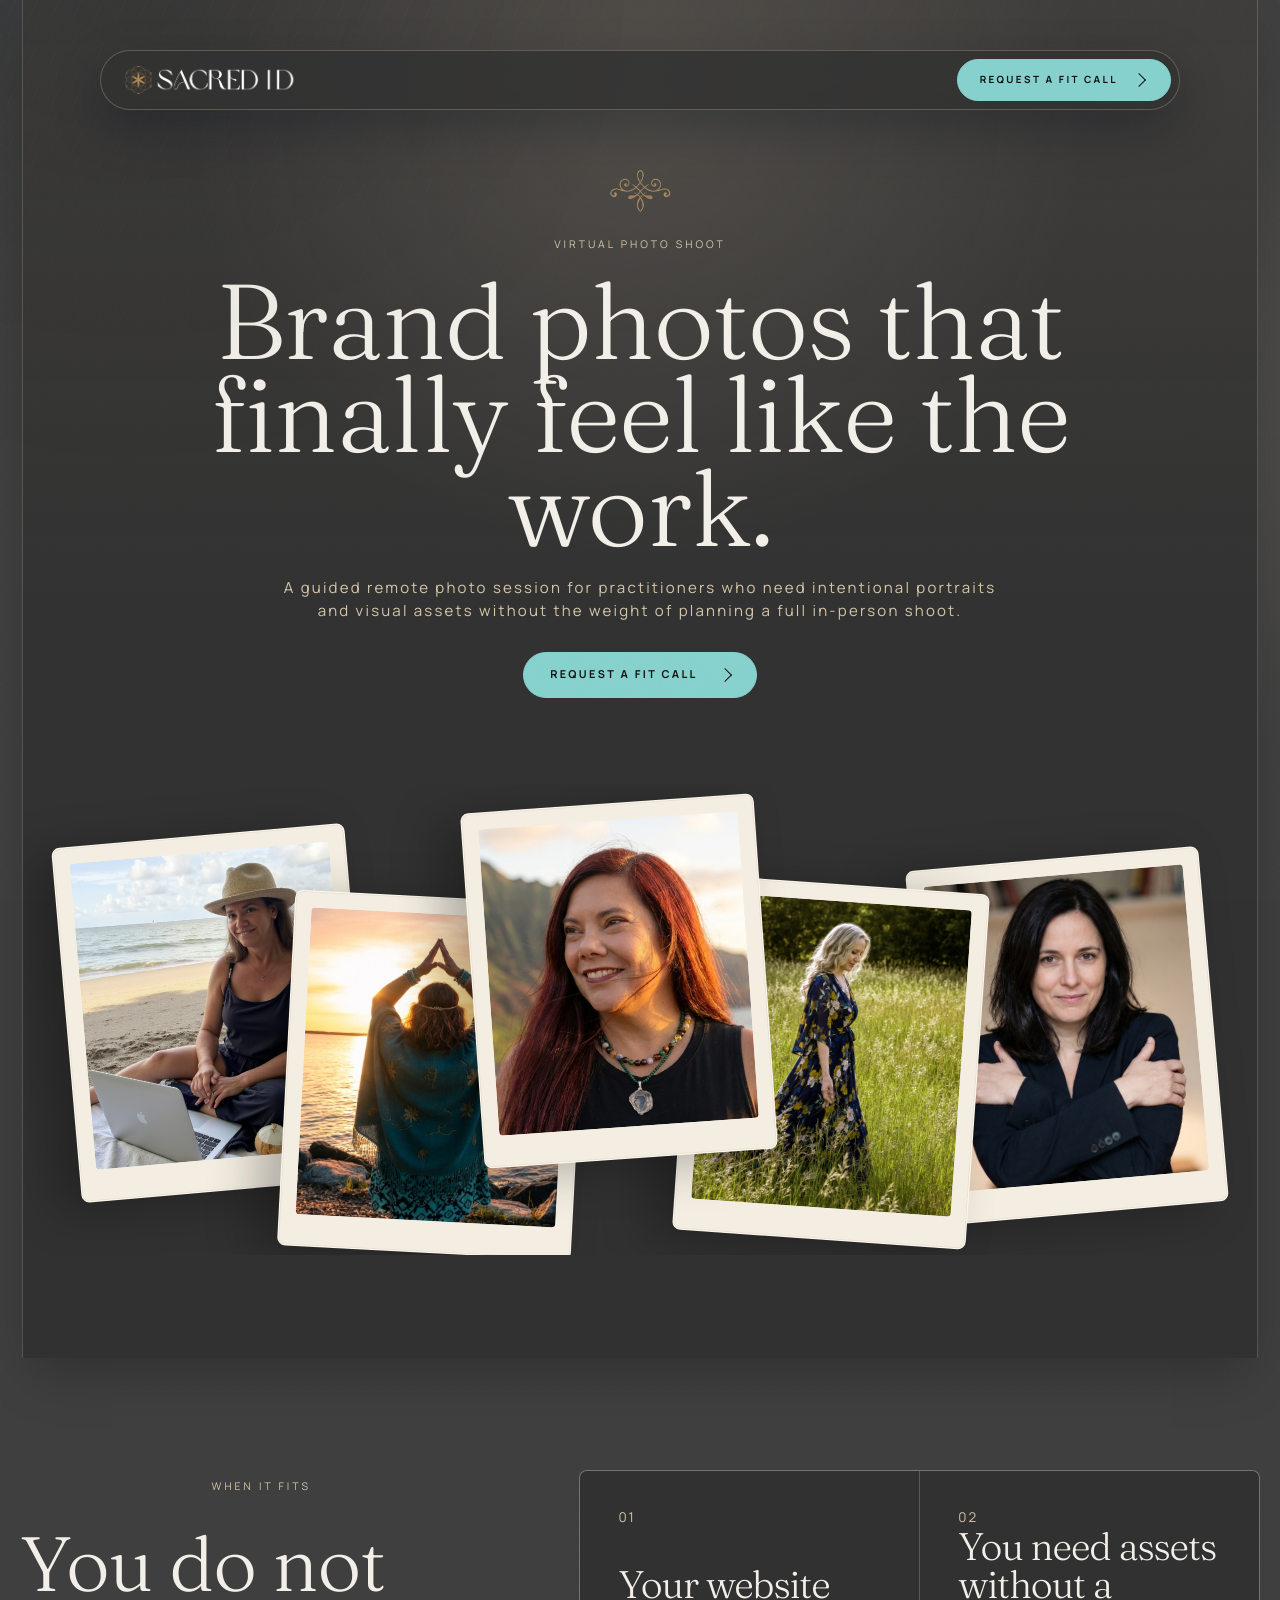
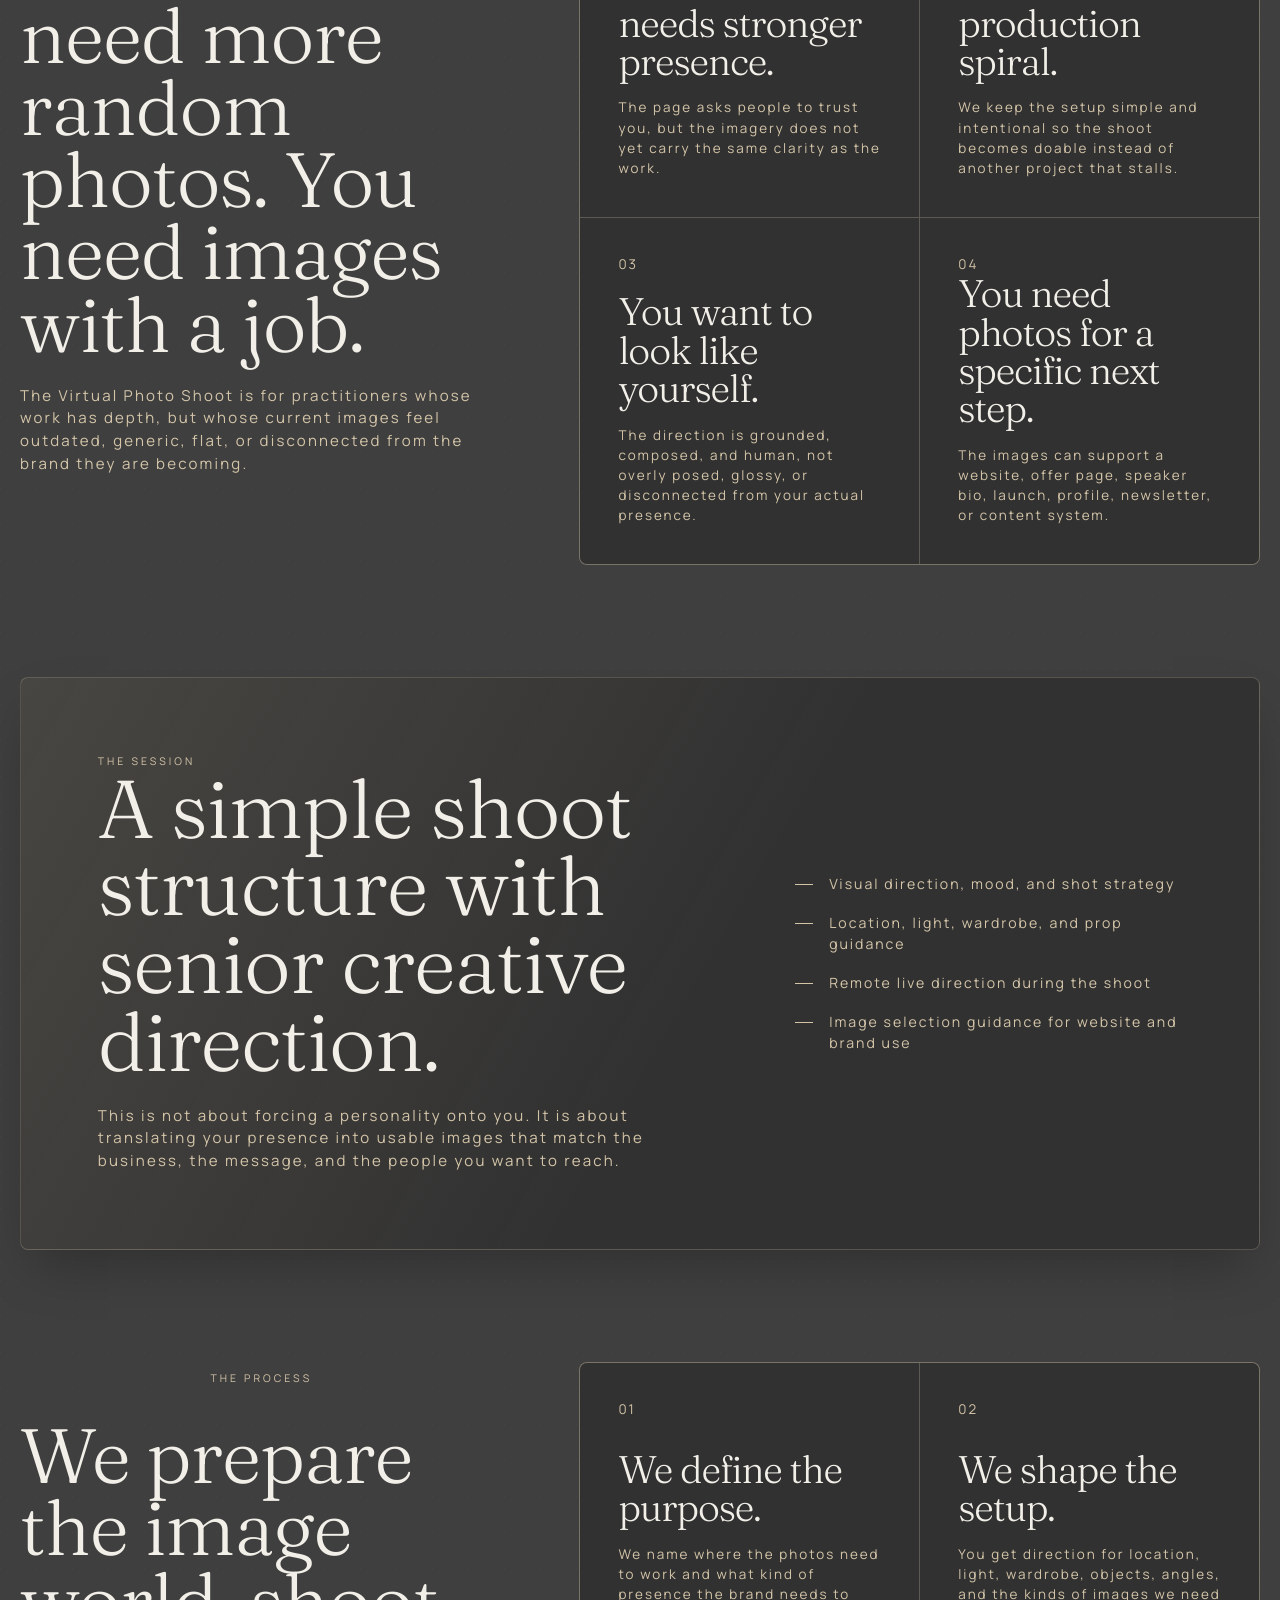
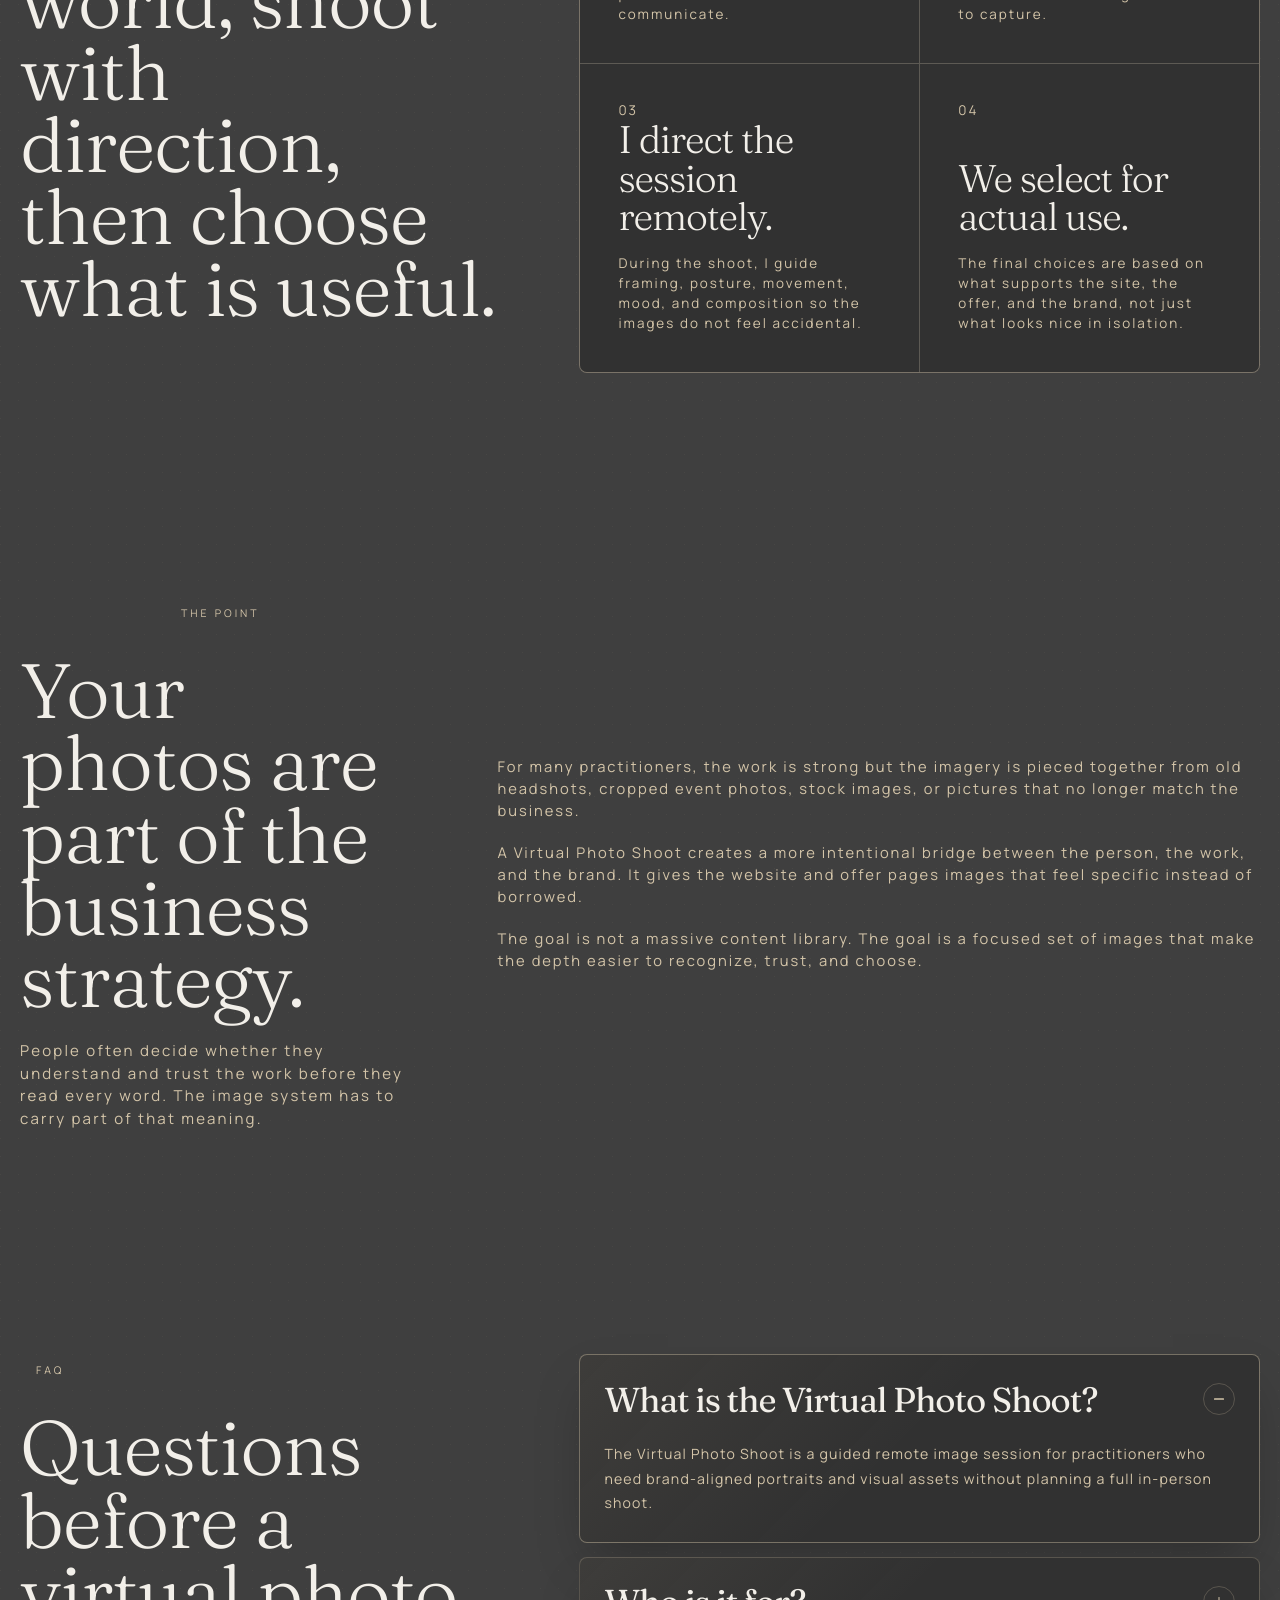
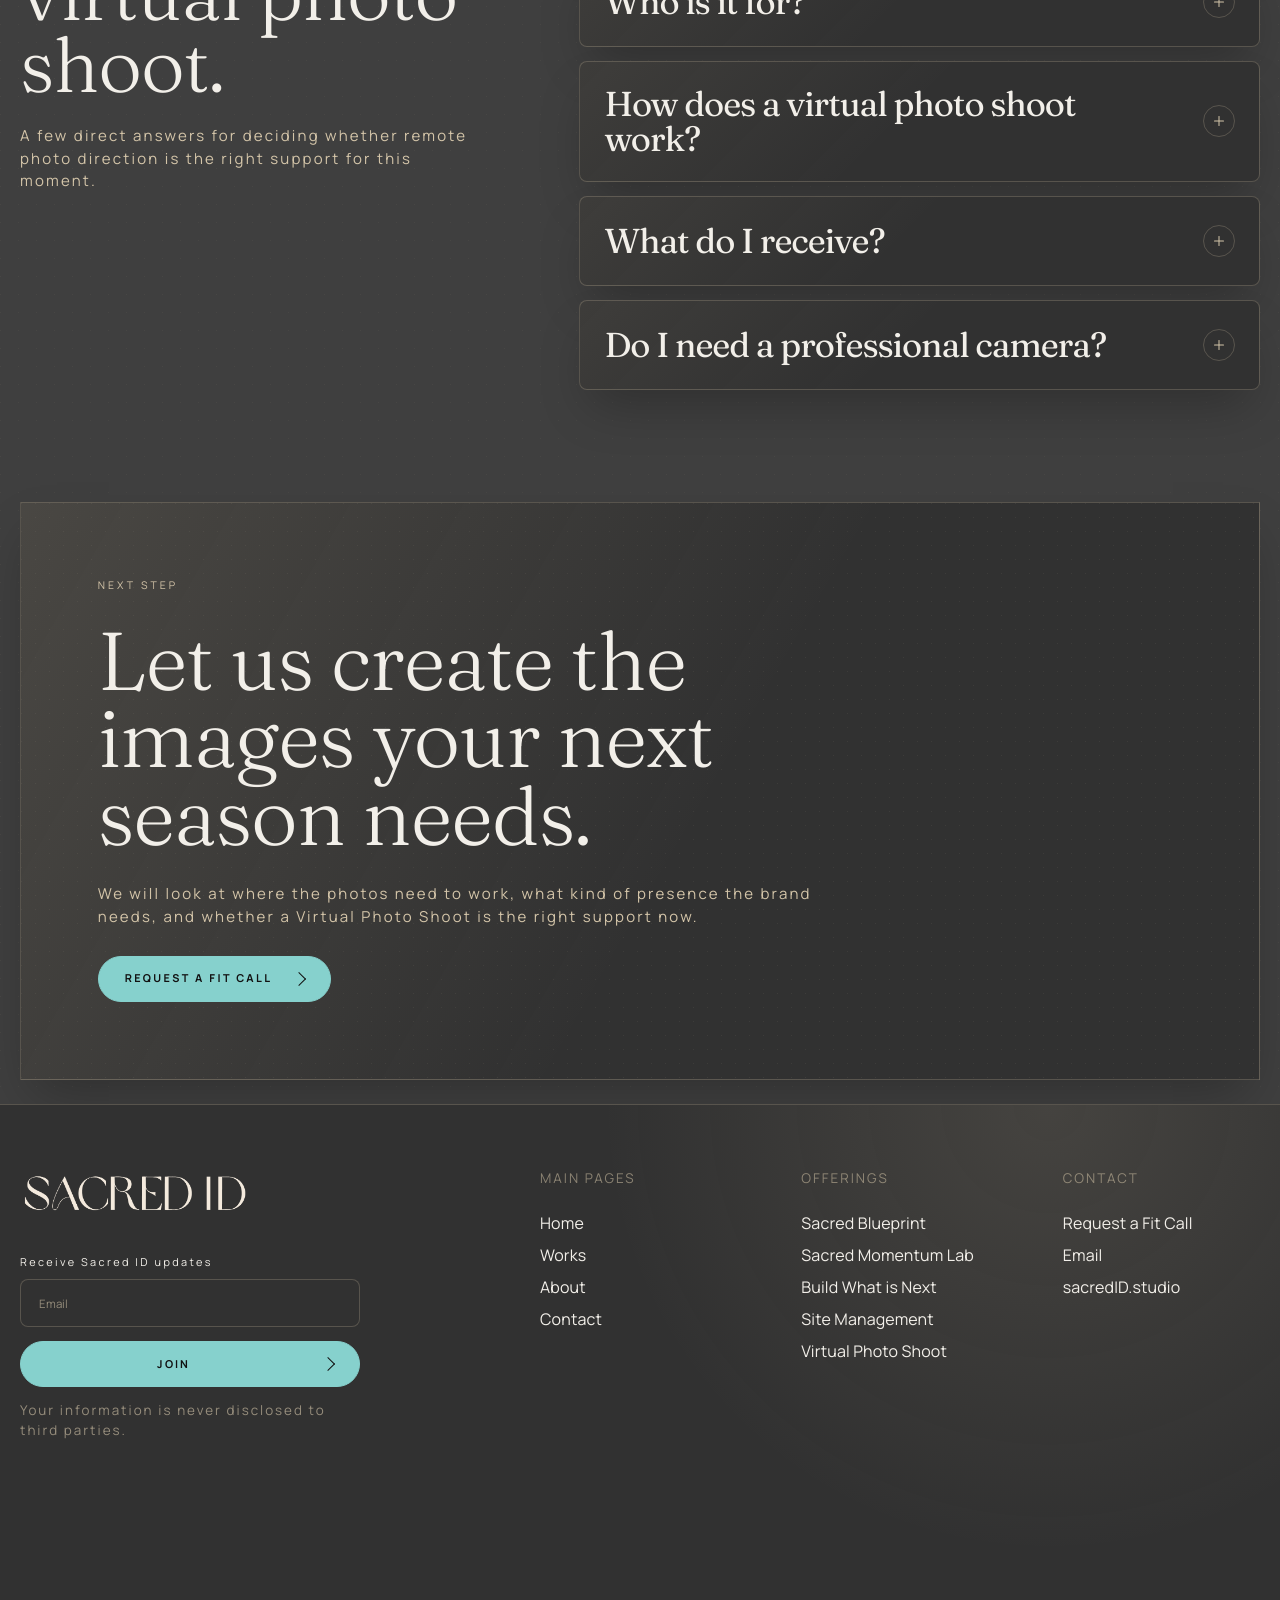
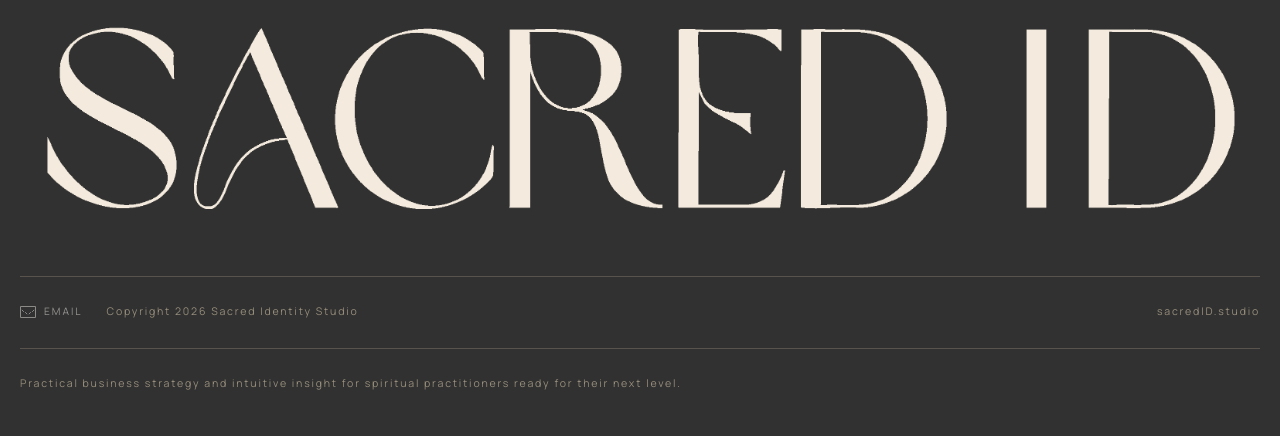
<file: virtual-photo-shoot/index.html>
<!doctype html>
<html lang="en">
  <head>
    <meta charset="utf-8" />
    <meta name="viewport" content="width=device-width, initial-scale=1" />
    <link rel="icon" type="image/png" href="/favicon.png" />
    <link rel="apple-touch-icon" href="/favicon.png" />
    <script type="application/ld+json">
      {
        "@context": "https://schema.org",
        "@type": "Organization",
        "name": "Sacred Identity Studio",
        "alternateName": "Sacred ID",
        "url": "https://sacredidentitystudio.com/",
        "logo": "https://sacredidentitystudio.com/logo-horizontal.png",
        "email": "hello@sacredid.studio",
        "description": "Business strategy, brand clarity, and intuitive insight for spiritual practitioners.",
        "address": {
          "@type": "PostalAddress",
          "addressLocality": "Roseville",
          "addressRegion": "MN",
          "addressCountry": "US"
        },
        "areaServed": "Worldwide",
        "sameAs": [
          "https://www.facebook.com/profile.php?id=61557349605270",
          "https://www.instagram.com/sacredidstudio",
          "https://www.alignable.com/roseville-mn/sacred-id?user=16213085"
        ]
      }
    </script>
    <title>Virtual Photo Shoot | Sacred Identity Studio</title>
    <meta
      name="description"
      content="Virtual Photo Shoot is guided remote photo direction for spiritual practitioners who need brand-aligned portraits and visual assets for their website, offers, and online presence."
    />
    <link rel="canonical" href="https://sacredidentitystudio.com/virtual-photo-shoot" />

    <meta property="og:type" content="website" />
    <meta property="og:site_name" content="Sacred Identity Studio" />
    <meta property="og:url" content="https://sacredidentitystudio.com/virtual-photo-shoot" />
    <meta property="og:title" content="Virtual Photo Shoot | Sacred Identity Studio" />
    <meta property="og:description" content="Virtual Photo Shoot is guided remote photo direction for spiritual practitioners who need brand-aligned portraits and visual assets for their website, offers, and online presence." />
    <meta property="og:image" content="https://sacredidentitystudio.com/og.jpg" />
    <meta property="og:image:width" content="1200" />
    <meta property="og:image:height" content="630" />
    <meta property="og:image:alt" content="Sacred ID — strategy and intuition for spiritual practitioners." />

    <meta name="twitter:card" content="summary_large_image" />
    <meta name="twitter:title" content="Virtual Photo Shoot | Sacred Identity Studio" />
    <meta name="twitter:description" content="Virtual Photo Shoot is guided remote photo direction for spiritual practitioners who need brand-aligned portraits and visual assets for their website, offers, and online presence." />
    <meta name="twitter:image" content="https://sacredidentitystudio.com/og.jpg" />

    <script type="application/ld+json">
      {
        "@context": "https://schema.org",
        "@type": "FAQPage",
        "mainEntity": [
          {
            "@type": "Question",
            "name": "What is the Virtual Photo Shoot?",
            "acceptedAnswer": {
              "@type": "Answer",
              "text": "The Virtual Photo Shoot is a guided remote image session for practitioners who need brand-aligned portraits and visual assets without planning a full in-person shoot."
            }
          },
          {
            "@type": "Question",
            "name": "Who is it for?",
            "acceptedAnswer": {
              "@type": "Answer",
              "text": "It is for spiritual practitioners, coaches, healers, and service providers who need stronger photos for a website, launch, offer page, social presence, or speaking materials."
            }
          },
          {
            "@type": "Question",
            "name": "How does a virtual photo shoot work?",
            "acceptedAnswer": {
              "@type": "Answer",
              "text": "We prepare the visual direction, location, wardrobe, props, and shot list together. During the session, I direct you remotely so the images feel intentional, natural, and useful for the brand."
            }
          },
          {
            "@type": "Question",
            "name": "What do I receive?",
            "acceptedAnswer": {
              "@type": "Answer",
              "text": "You receive a focused set of brand-ready image direction and selected photos that can support your website, sales pages, profiles, and content."
            }
          },
          {
            "@type": "Question",
            "name": "Do I need a professional camera?",
            "acceptedAnswer": {
              "@type": "Answer",
              "text": "No. We can work with a strong phone camera, natural light, and a simple setup. The point is not production excess. It is clear, intentional imagery that matches the work."
            }
          }
        ]
      }
    </script>
    <style>
      @font-face {
        font-family: "Fraunces";
        src: url("/fraunces-300.ttf") format("truetype");
        font-style: normal;
        font-weight: 300;
        font-display: swap;
      }

      @font-face {
        font-family: "Fraunces";
        src: url("/fraunces-400.ttf") format("truetype");
        font-style: normal;
        font-weight: 400;
        font-display: swap;
      }

      @font-face {
        font-family: "Manrope";
        src: url("/manrope-400.ttf") format("truetype");
        font-style: normal;
        font-weight: 400;
        font-display: swap;
      }

      @font-face {
        font-family: "Manrope";
        src: url("/manrope-700.ttf") format("truetype");
        font-style: normal;
        font-weight: 700;
        font-display: swap;
      }

      :root {
        color-scheme: dark;
        --bg: #3f3f3f;
        --surface: #313131;
        --surface-2: #373737;
        --ink: #f2efe9;
        --muted: #d4c5a9;
        --primary: #d4c5a9;
        --on-primary: #111111;
        --button-bg: #86d1cd;
        --accent: #050b18;
        --line: rgba(212, 197, 169, 0.24);
        --grid: rgba(212, 197, 169, 0.2);
        --shadow: 0 25px 50px -12px rgba(0, 0, 0, 0.25);
        --ease-out: cubic-bezier(0.16, 1, 0.3, 1);
        --radius: 8px;
        --pill: 9999px;
        --max: 1240px;
        /* fixed nav: top offset + pill height + breathing room */
        --nav-clear: 138px;
      }

      * {
        box-sizing: border-box;
      }

      html {
        scroll-behavior: smooth;
      }

      body {
        margin: 0;
        background:
          radial-gradient(circle at 84% 6%, rgba(212, 197, 169, 0.14), transparent 24rem),
          linear-gradient(135deg, rgba(212, 197, 169, 0.06) 0 1px, transparent 1px 16px),
          var(--bg);
        background-size: auto, 18px 18px, auto;
        color: var(--ink);
        font-family: Manrope, ui-sans-serif, system-ui, sans-serif;
        font-size: 12px;
        font-weight: 400;
        letter-spacing: 1px;
        line-height: 1.5;
        text-rendering: geometricPrecision;
      }

      body::before {
        content: "";
        position: fixed;
        inset: 0;
        z-index: 20;
        pointer-events: none;
        opacity: 0.28;
        background-image:
          linear-gradient(115deg, transparent 0 47%, rgba(212, 197, 169, 0.1) 48% 49%, transparent 50%),
          radial-gradient(circle at 10% 0%, rgba(5, 11, 24, 0.42), transparent 32rem);
        background-size: 22px 22px, auto;
        mask-image: linear-gradient(to bottom, black, transparent 72%);
      }

      body::after {
        content: "";
        position: fixed;
        inset: 0;
        z-index: 21;
        pointer-events: none;
        opacity: 0.045;
        background-image: url("data:image/svg+xml,%3Csvg viewBox='0 0 200 200' xmlns='http://www.w3.org/2000/svg'%3E%3Cfilter id='noiseFilter'%3E%3CfeTurbulence type='fractalNoise' baseFrequency='0.65' numOctaves='3' stitchTiles='stitch'/%3E%3C/filter%3E%3Crect width='100%25' height='100%25' filter='url(%23noiseFilter)' opacity='1'/%3E%3C/svg%3E");
        background-size: 200px 200px;
        mix-blend-mode: overlay;
      }

      a {
        color: inherit;
        text-decoration: none;
      }

      a:focus-visible,
      button:focus-visible,
      input:focus-visible {
        outline: 2px solid rgba(212, 197, 169, 0.74);
        outline-offset: 4px;
      }

      img {
        display: block;
        max-width: 100%;
      }

      h1,
      h2,
      h3,
      p,
      blockquote {
        margin-top: 0;
      }

      h1,
      h2,
      h3,
      .display {
        font-family: Fraunces, Georgia, "Times New Roman", serif;
        font-weight: 300;
        letter-spacing: -1.1px;
      }

      p {
        color: var(--muted);
      }

      .page {
        overflow: hidden;
      }

      .nav {
        position: fixed;
        top: 50px;
        left: 0;
        right: 0;
        z-index: 40;
        min-height: 0;
        padding: 0;
        background: transparent;
        pointer-events: none;
        transition:
          opacity 260ms var(--ease-out),
          transform 260ms var(--ease-out);
        will-change: transform;
      }

      .nav.is-hidden {
        opacity: 0;
        transform: translateY(calc(-100% - 72px));
      }

      .nav.is-scrolled {
        min-height: 0;
        padding: 0;
      }

      .nav-inner {
        position: relative;
        width: min(1080px, calc(100% - 200px));
        min-height: 60px;
        margin: 0 auto;
        padding: 8px 8px 8px 20px;
        display: flex;
        align-items: center;
        justify-content: space-between;
        gap: 18px;
        border: 1px solid rgba(212, 197, 169, 0.28);
        border-radius: var(--pill);
        background: rgba(49, 49, 49, 0.82);
        box-shadow: 0 18px 48px rgba(5, 11, 24, 0.28);
        backdrop-filter: blur(18px);
        pointer-events: auto;
        transition:
          background-color 260ms var(--ease-out),
          border-color 260ms var(--ease-out),
          box-shadow 260ms var(--ease-out),
          min-height 260ms var(--ease-out);
      }

      .nav.is-scrolled .nav-inner {
        min-height: 60px;
        border-color: rgba(212, 197, 169, 0.28);
        background: rgba(49, 49, 49, 0.82);
        box-shadow: 0 18px 48px rgba(5, 11, 24, 0.28);
      }

      .brand {
        display: flex;
        align-items: center;
        width: clamp(130px, 14vw, 184px);
        flex: 0 0 auto;
      }

      .brand-logo {
        width: 100%;
        height: auto;
        transition: transform 260ms var(--ease-out), opacity 260ms var(--ease-out);
      }

      .brand:hover .brand-logo {
        opacity: 0.86;
        transform: translateY(-1px);
      }

      .nav-links {
        display: flex;
        align-items: center;
        gap: 4px;
        color: var(--muted);
        font-size: 0.66rem;
        text-transform: uppercase;
      }

      .nav-links a:not(.button) {
        min-height: 40px;
        display: inline-flex;
        align-items: center;
        padding: 12px 16px;
        border-radius: var(--pill);
        transition:
          background-color 180ms var(--ease-out),
          color 180ms var(--ease-out),
          transform 180ms var(--ease-out);
      }

      .nav-links a:hover,
      .nav-links a[aria-current="page"] {
        color: var(--ink);
      }

      .nav-links a:not(.button):hover,
      .nav-links a[aria-current="page"] {
        background: rgba(212, 197, 169, 0.1);
        transform: translateY(-1px);
      }

      .nav-links a.nav-mobile-only {
        display: none;
      }

      .nav-toggle {
        display: none;
        width: 42px;
        height: 42px;
        align-items: center;
        justify-content: center;
        border: 1px solid var(--line);
        border-radius: 50%;
        background: rgba(5, 11, 24, 0.18);
        color: var(--ink);
        cursor: pointer;
      }

      .nav-toggle span {
        position: absolute;
        width: 16px;
        height: 1px;
        background: currentColor;
        transition:
          transform 220ms var(--ease-out),
          opacity 220ms var(--ease-out);
      }

      .nav-toggle span:first-child {
        transform: translateY(-4px);
      }

      .nav-toggle span:last-child {
        transform: translateY(4px);
      }

      .nav.is-open .nav-toggle span:first-child {
        transform: rotate(45deg);
      }

      .nav.is-open .nav-toggle span:last-child {
        transform: rotate(-45deg);
      }

      .button {
        position: relative;
        display: inline-flex;
        align-items: center;
        justify-content: center;
        gap: 8px;
        min-height: 46px;
        padding: 12px 52px 12px 32px;
        border: 1.5px solid var(--button-bg);
        border-radius: var(--pill);
        background: var(--button-bg);
        color: var(--on-primary);
        font-family: Manrope, ui-sans-serif, system-ui, sans-serif;
        font-size: 0.68rem;
        font-weight: 700;
        letter-spacing: 2.4px;
        line-height: 1;
        text-transform: uppercase;
        white-space: nowrap;
        overflow: hidden;
        transition:
          transform 180ms var(--ease-out),
          border-color 600ms var(--ease-out),
          border-radius 600ms var(--ease-out),
          color 600ms var(--ease-out);
      }

      .button::before,
      .button::after {
        content: "";
        position: absolute;
        z-index: 3;
        top: 50%;
        width: 9px;
        height: 9px;
        border-top: 1.5px solid currentColor;
        border-right: 1.5px solid currentColor;
        transition:
          transform 640ms var(--ease-out),
          opacity 640ms var(--ease-out);
      }

      .button::before {
        left: 18px;
        opacity: 0;
        transform: translate(-48px, -50%) rotate(45deg);
      }

      .button::after {
        right: 26px;
        opacity: 1;
        transform: translate(0, -50%) rotate(45deg);
      }

      .button > span:not(.button-fill) {
        position: relative;
        z-index: 2;
        transform: translateX(-6px);
        transition: transform 640ms var(--ease-out);
      }

      .button .button-fill {
        position: absolute;
        z-index: 1;
        top: 50%;
        left: 50%;
        width: 360px;
        height: 360px;
        border-radius: 50%;
        background: var(--accent);
        opacity: 0;
        transform: translate(-50%, -50%) scale(0.045);
        transition:
          transform 640ms var(--ease-out),
          opacity 640ms var(--ease-out);
      }

      .button:hover {
        color: var(--ink);
        border-color: transparent;
        border-radius: 12px;
        transform: translateY(-1px);
      }

      .button:hover::before {
        opacity: 1;
        transform: translate(0, -50%) rotate(45deg);
      }

      .button:hover::after {
        opacity: 0;
        transform: translate(48px, -50%) rotate(45deg);
      }

      .button:hover > span:not(.button-fill) {
        transform: translateX(8px);
      }

      .button:hover .button-fill {
        opacity: 1;
        transform: translate(-50%, -50%) scale(1);
      }

      .button:active {
        transform: translateY(1px) scale(0.95);
      }

      .nav-links .button {
        min-height: 42px;
        padding: 12px 46px 12px 28px;
        font-size: 0.62rem;
      }

      .section {
        width: min(var(--max), calc(100% - 40px));
        margin: 0 auto;
        padding: 112px 0;
      }

      .eyebrow,
      .pill,
      .card-label {
        margin: 0;
        color: var(--primary);
        font-size: 0.66rem;
        letter-spacing: 3px;
        line-height: 1.35;
        text-transform: uppercase;
      }

      .pill {
        display: inline-flex;
        align-items: center;
        justify-content: center;
        min-height: 34px;
        padding: 9px 16px;
        border-radius: var(--pill);
      }

      .lead {
        max-width: 720px;
        margin-bottom: 0;
        color: var(--muted);
        font-size: 0.94rem;
        font-weight: 400;
        letter-spacing: 2.2px;
      }

      .momentum-hero {
        width: min(1500px, calc(100% - 40px));
        min-height: calc(100dvh - 72px);
        margin: 0 auto;
        display: grid;
        grid-template-columns: minmax(0, 0.95fr) minmax(320px, 0.78fr);
        gap: 1px;
        border-left: 1px solid var(--line);
        border-right: 1px solid var(--line);
        background: var(--grid);
        box-shadow: var(--shadow);
      }

      .momentum-copy,
      .momentum-image {
        min-height: calc(100dvh - 72px);
      }

      .momentum-copy {
        padding: clamp(132px, 10vw, 174px) clamp(36px, 5vw, 84px) clamp(48px, 6vw, 86px);
        display: grid;
        align-content: center;
        align-content: safe center;
        gap: 28px;
        background:
          radial-gradient(circle at 12% 16%, rgba(212, 197, 169, 0.14), transparent 22rem),
          linear-gradient(130deg, rgba(212, 197, 169, 0.12), transparent 48%),
          var(--surface);
      }

      .momentum-copy h1 {
        max-width: 870px;
        margin-bottom: 0;
        font-size: clamp(3.8rem, 7.2vw, 8.1rem);
        line-height: 0.9;
      }

      .momentum-image {
        position: relative;
        background: url("/momentum-lab-table.png") center / cover;
      }



      .build-page .momentum-image {
        background-image: url("/build-option-2-brand-system-materials.png");
      }

      .virtual-photo-shoot-page .momentum-image {
        background-image: url("/matt-laptop-wall.png");
        background-position: center 36%;
      }

      .virtual-photo-shoot-page .photo-hero {
        width: min(100% - 44px, var(--max));
        min-height: calc(100dvh - 72px);
        margin: 0 auto;
        padding: clamp(150px, 13vw, 190px) clamp(20px, 5vw, 80px) clamp(62px, 8vw, 104px);
        border-left: 1px solid var(--line);
        border-right: 1px solid var(--line);
        background:
          radial-gradient(circle at 50% 8%, rgba(212, 197, 169, 0.13), transparent 28rem),
          linear-gradient(180deg, rgba(212, 197, 169, 0.08), transparent 45%),
          var(--surface);
        box-shadow: var(--shadow);
        overflow: hidden;
      }

      .virtual-photo-shoot-page .photo-hero-copy {
        width: min(880px, 100%);
        margin: 0 auto;
        display: grid;
        justify-items: center;
        gap: 22px;
        text-align: center;
      }

      .virtual-photo-shoot-page .photo-hero-ornament {
        width: 74px;
        height: 50px;
        object-fit: contain;
        opacity: 0.78;
        mix-blend-mode: screen;
      }

      .virtual-photo-shoot-page .photo-hero h1 {
        max-width: 900px;
        margin: 0;
        font-size: clamp(4.1rem, 8.3vw, 9rem);
        line-height: 0.88;
        text-align: center;
      }

      .virtual-photo-shoot-page .photo-hero .lead {
        max-width: 720px;
        margin: 0;
        text-align: center;
      }

      .virtual-photo-shoot-page .photo-hero .button {
        margin-top: 8px;
      }

      .virtual-photo-shoot-page .photo-hero-gallery {
        position: relative;
        width: calc(100vw + 180px);
        margin: clamp(48px, 7vw, 86px) 0 0 50%;
        padding: clamp(26px, 4vw, 54px) 0 clamp(42px, 5vw, 70px);
        display: flex;
        justify-content: center;
        align-items: center;
        transform: translateX(-50%);
        overflow: clip;
      }

      .virtual-photo-shoot-page .photo-card {
        position: relative;
        flex: 0 0 auto;
        width: clamp(220px, 23vw, 360px);
        margin: 0;
        padding: clamp(12px, 1.25vw, 17px) clamp(12px, 1.25vw, 17px) clamp(28px, 2.4vw, 42px);
        border: 1px solid rgba(255, 249, 238, 0.82);
        border-radius: 8px;
        background: #f4eee2;
        box-shadow:
          -24px 8px 48px rgba(0, 0, 0, 0.28),
          inset 0 0 0 1px rgba(80, 68, 52, 0.08);
      }

      .virtual-photo-shoot-page .photo-card img {
        display: block;
        width: 100%;
        height: clamp(230px, 24vw, 368px);
        object-fit: cover;
        border-radius: 4px;
      }

      .virtual-photo-shoot-page .photo-card span {
        display: block;
        padding: 14px 2px 0;
        color: rgba(39, 36, 31, 0.74);
        font-size: 0.72rem;
        font-weight: 700;
        letter-spacing: 0.18em;
        line-height: 1.2;
        text-transform: uppercase;
      }

      .virtual-photo-shoot-page .photo-card:nth-child(1) {
        margin-left: 0;
        top: 0;
        transform: rotate(-5deg);
      }

      .virtual-photo-shoot-page .photo-card:nth-child(2) {
        margin-left: clamp(-82px, -5.8vw, -38px);
        bottom: clamp(-68px, -4.8vw, -30px);
        z-index: 2;
        transform: rotate(3deg);
      }

      .virtual-photo-shoot-page .photo-card:nth-child(3) {
        margin-left: clamp(-126px, -8.5vw, -58px);
        top: clamp(-32px, -2.5vw, -12px);
        z-index: 3;
        transform: rotate(-4deg);
      }

      .virtual-photo-shoot-page .photo-card:nth-child(4) {
        margin-left: clamp(-98px, -6.4vw, -44px);
        bottom: clamp(-54px, -3.8vw, -24px);
        z-index: 2;
        transform: rotate(4deg);
      }

      .virtual-photo-shoot-page .photo-card:nth-child(5) {
        margin-left: clamp(-72px, -4.6vw, -30px);
        top: clamp(8px, 1.8vw, 24px);
        transform: rotate(-5deg);
      }

      .momentum-image-card {
        position: absolute;
        right: clamp(18px, 3vw, 36px);
        bottom: clamp(18px, 3vw, 36px);
        width: min(380px, calc(100% - 36px));
        padding: clamp(20px, 3vw, 30px);
        border: 1px solid var(--line);
        border-radius: var(--radius);
        background: rgba(5, 11, 24, 0.76);
        box-shadow: var(--shadow);
      }

      .momentum-image-card p {
        margin: 0;
        color: var(--ink);
        font-family: Fraunces, Georgia, "Times New Roman", serif;
        font-size: clamp(1.45rem, 2.4vw, 2.15rem);
        font-weight: 300;
        line-height: 1.08;
        letter-spacing: 0;
      }

      .momentum-grid {
        display: grid;
        grid-template-columns: minmax(280px, 0.78fr) minmax(0, 1.1fr);
        gap: clamp(36px, 6vw, 92px);
        align-items: start;
      }

      .momentum-cards {
        display: grid;
        grid-template-columns: repeat(2, minmax(0, 1fr));
        gap: 1px;
        border: 1px solid var(--line);
        border-radius: var(--radius);
        background: var(--grid);
        overflow: hidden;
      }

      .momentum-card {
        min-height: 300px;
        padding: clamp(24px, 3vw, 38px);
        background: var(--surface);
        display: flex;
        flex-direction: column;
        justify-content: space-between;
      }

      .momentum-card h3 {
        margin-bottom: 18px;
        font-size: clamp(1.8rem, 3vw, 3rem);
        line-height: 1;
      }

      .momentum-card p {
        margin-bottom: 0;
        color: var(--muted);
        font-size: 0.84rem;
        letter-spacing: 2px;
      }

      .momentum-panel {
        width: min(1280px, calc(100% - 40px));
        margin: 0 auto;
        padding: clamp(36px, 6vw, 80px);
        border: 1px solid var(--line);
        border-radius: var(--radius);
        background:
          linear-gradient(120deg, rgba(212, 197, 169, 0.14), transparent 55%),
          var(--surface);
        display: grid;
        grid-template-columns: minmax(0, 0.9fr) minmax(260px, 0.55fr);
        gap: clamp(32px, 5vw, 72px);
        align-items: center;
        box-shadow: var(--shadow);
      }

      .momentum-panel h2 {
        max-width: 760px;
        margin-bottom: 24px;
        font-size: clamp(3.2rem, 6.4vw, 6.6rem);
        line-height: 0.95;
      }

      .momentum-list {
        margin: 0;
        padding: 0;
        list-style: none;
        display: grid;
        gap: 18px;
      }

      .momentum-list li {
        padding-left: 34px;
        position: relative;
        color: var(--muted);
        font-size: 0.88rem;
        letter-spacing: 2px;
      }

      .momentum-list li::before {
        content: "";
        position: absolute;
        left: 0;
        top: 0.72em;
        width: 18px;
        height: 1px;
        background: var(--primary);
      }

      .momentum-actions {
        display: flex;
        gap: 14px;
        flex-wrap: wrap;
      }

      .momentum-actions .secondary {
        background: transparent;
        color: var(--primary);
      }

      .momentum-actions .secondary .button-fill {
        background: var(--primary);
      }

      .momentum-actions .secondary:hover {
        color: var(--on-primary);
      }

      .about-hero {
        width: min(1500px, calc(100% - 40px));
        min-height: calc(100dvh - 72px);
        margin: 0 auto;
        display: grid;
        grid-template-columns: minmax(0, 1fr) minmax(320px, 0.76fr);
        gap: 1px;
        background: var(--grid);
        border-left: 1px solid var(--line);
        border-right: 1px solid var(--line);
        box-shadow: var(--shadow);
      }

      .about-hero-copy,
      .about-hero-image {
        min-height: calc(100dvh - 72px);
      }

      .about-hero-copy {
        padding: max(clamp(104px, 8vw, 132px), var(--nav-clear)) clamp(36px, 5vw, 80px)
          clamp(36px, 5vw, 80px);
        display: grid;
        align-content: center;
        align-content: safe center;
        gap: 28px;
        background:
          linear-gradient(130deg, rgba(212, 197, 169, 0.12), transparent 48%),
          var(--surface);
      }

      .about-hero h1 {
        max-width: 820px;
        margin-bottom: 0;
        font-size: clamp(3.6rem, 6.2vw, 7.4rem);
        line-height: 0.9;
      }

      .about-hero-image {
        position: relative;
        background: url("/matt-laptop-wall.png") center / cover;
      }

      .quote-card {
        align-self: end;
        max-width: 520px;
        padding: clamp(22px, 3vw, 34px);
        border: 1px solid var(--line);
        border-radius: var(--radius);
        background: rgba(5, 11, 24, 0.72);
        box-shadow: var(--shadow);
      }

      .quote-card blockquote {
        margin-bottom: 14px;
        color: var(--ink);
        font-family: Fraunces, Georgia, "Times New Roman", serif;
        font-size: clamp(1.55rem, 2.8vw, 2.6rem);
        font-weight: 300;
        line-height: 1.08;
        letter-spacing: 0;
      }

      .quote-card p {
        margin-bottom: 0;
        font-size: 0.62rem;
        letter-spacing: 2.2px;
        text-transform: uppercase;
      }

      .story-grid {
        display: grid;
        grid-template-columns: minmax(280px, 0.62fr) minmax(0, 1.18fr);
        gap: clamp(36px, 6vw, 92px);
        align-items: center;
      }

      .sticky-heading {
        position: sticky;
        top: 104px;
        display: grid;
        gap: 24px;
      }

      .sticky-heading h2,
      .full-heading h2 {
        max-width: 720px;
        margin-bottom: 0;
        font-size: clamp(3rem, 6vw, 6.2rem);
        line-height: 0.94;
      }

      .copy-stack {
        display: grid;
        gap: 20px;
      }

      .copy-stack p {
        margin: 0;
        max-width: 760px;
        font-size: 0.92rem;
        letter-spacing: 2px;
      }

      .belief-grid,
      .lens-grid {
        display: grid;
        grid-template-columns: repeat(3, minmax(0, 1fr));
        gap: 1px;
        background: var(--grid);
        border: 1px solid var(--line);
      }

      .lens-grid {
        grid-template-columns: repeat(2, minmax(0, 1fr));
        grid-auto-rows: 1fr;
        gap: 1px;
        border-radius: var(--radius);
        overflow: hidden;
      }

      .belief-grid-wrap {
        margin-top: 48px;
      }

      .belief-card,
      .lens-card {
        min-height: 300px;
        padding: clamp(24px, 3vw, 38px);
        border-radius: var(--radius);
        background: var(--surface);
        display: flex;
        flex-direction: column;
        justify-content: space-between;
      }

      .lens-card {
        min-height: 300px;
        border-radius: 0;
      }

      .belief-card h3,
      .lens-card h3 {
        margin-bottom: 18px;
        font-size: clamp(1.8rem, 3vw, 3.15rem);
        line-height: 1;
      }

      .belief-card p,
      .lens-card p {
        margin-bottom: 0;
        font-size: 0.84rem;
        letter-spacing: 2px;
      }

      .feature-panel {
        display: grid;
        grid-template-columns: minmax(0, 0.84fr) minmax(300px, 0.76fr);
        gap: 1px;
        padding-top: 0;
        padding-bottom: 0;
        border: 1px solid var(--line);
        background: var(--grid);
      }

      .feature-image {
        min-height: 620px;
        background: url("/matt-window-smile.png") center / cover;
        filter: saturate(0.72) contrast(1.08) brightness(0.84);
      }

      .feature-copy {
        padding: clamp(30px, 5vw, 72px);
        background: var(--surface);
        display: grid;
        align-content: center;
        align-content: safe center;
        gap: 26px;
      }

      .feature-copy h2 {
        margin-bottom: 0;
        font-size: clamp(3rem, 5.6vw, 5.8rem);
        line-height: 0.94;
      }

      .full-heading {
        display: grid;
        justify-items: center;
        gap: 22px;
        text-align: center;
      }

      .full-heading .lead {
        margin: 0 auto;
      }

      .faq-heading {
        max-width: 460px;
        display: flex;
        flex-direction: column;
        align-items: flex-start;
        gap: 24px;
      }

      .faq-heading .lead {
        margin-bottom: 0;
      }

      .faq-list {
        display: grid;
        gap: 14px;
      }

      .faq-item {
        border: 1px solid var(--line);
        border-radius: var(--radius);
        background:
          linear-gradient(135deg, rgba(212, 197, 169, 0.08), transparent 48%),
          var(--surface);
        box-shadow: var(--shadow);
        overflow: hidden;
        transition:
          border-color 220ms var(--ease-out),
          background-color 220ms var(--ease-out);
      }

      .faq-item[open] {
        border-color: rgba(212, 197, 169, 0.42);
      }

      .faq-item summary {
        min-height: 88px;
        padding: 24px;
        display: flex;
        align-items: center;
        justify-content: space-between;
        gap: 28px;
        list-style: none;
        cursor: pointer;
      }

      .faq-item summary::-webkit-details-marker {
        display: none;
      }

      .faq-question {
        color: var(--ink);
        font-family: Fraunces, Georgia, "Times New Roman", serif;
        font-size: clamp(1.55rem, 2.7vw, 2.75rem);
        font-weight: 400;
        line-height: 1.02;
        letter-spacing: -0.03em;
      }

      .faq-icon {
        position: relative;
        flex: 0 0 32px;
        width: 32px;
        height: 32px;
        border: 1px solid var(--line);
        border-radius: var(--pill);
      }

      .faq-icon::before,
      .faq-icon::after {
        content: "";
        position: absolute;
        top: 50%;
        left: 50%;
        width: 10px;
        height: 1px;
        border-radius: 1px;
        background: var(--primary);
        transform: translate(-50%, -50%);
        transition: transform 220ms var(--ease-out);
      }

      .faq-icon::after {
        transform: translate(-50%, -50%) rotate(90deg);
      }

      .faq-item[open] .faq-icon::after {
        transform: translate(-50%, -50%) rotate(0deg);
      }

      .faq-answer {
        max-width: 720px;
        padding: 0 24px 26px;
        color: rgba(242, 239, 233, 0.74);
        font-size: 0.88rem;
        line-height: 1.72;
        letter-spacing: 1.2px;
      }

      .faq-answer p {
        margin-bottom: 0;
      }

      .closing {
        width: min(1280px, calc(100% - 40px));
        margin: 0 auto 24px;
        padding: clamp(36px, 6vw, 80px);
        border: 1px solid var(--line);
        background:
          linear-gradient(120deg, rgba(212, 197, 169, 0.15), transparent 55%),
          linear-gradient(135deg, rgba(212, 197, 169, 0.08) 0 1px, transparent 1px 13px),
          var(--surface);
        background-size: auto, 14px 14px, auto;
        display: grid;
        gap: 28px;
        box-shadow: var(--shadow);
      }

      .closing h2 {
        max-width: 820px;
        margin-bottom: 0;
        font-size: clamp(3.2rem, 6.4vw, 6.6rem);
        line-height: 0.95;
      }

      .closing .button {
        justify-self: start;
        width: fit-content;
      }

      .footer {
        position: relative;
        width: 100%;
        margin: 0 auto;
        padding: 64px 0 32px;
        border-top: 1px solid var(--line);
        background:
          radial-gradient(circle at 82% 0%, rgba(212, 197, 169, 0.12), transparent 28rem),
          var(--surface);
        overflow: hidden;
      }

      .footer-shell {
        width: min(var(--max), calc(100% - 40px));
        margin: 0 auto;
      }

      .footer-halves {
        display: grid;
        grid-template-columns: minmax(280px, 0.55fr) minmax(0, 1fr);
        gap: clamp(44px, 7vw, 96px);
        align-items: start;
      }

      .footer-left {
        display: grid;
        gap: 40px;
      }

      .footer-logo-small {
        width: min(230px, 70vw);
        height: auto;
        filter: brightness(0) invert(94%) sepia(8%) saturate(325%) hue-rotate(351deg) brightness(101%) contrast(91%);
      }

      .footer p {
        font-size: 0.84rem;
        letter-spacing: 2px;
      }

      .footer-right {
        display: grid;
        grid-template-columns: repeat(3, minmax(120px, 1fr));
        gap: clamp(30px, 5vw, 72px);
        justify-self: end;
        width: min(720px, 100%);
      }

      .footer-column {
        display: grid;
        gap: 24px;
        align-content: start;
      }

      .footer-column-title {
        margin: 0;
        color: rgba(212, 197, 169, 0.54);
        font-size: 0.62rem;
        letter-spacing: 2.4px;
        text-transform: uppercase;
      }

      .footer-links-column {
        display: grid;
        gap: 12px;
      }

      .footer-link {
        color: var(--ink);
        font-size: clamp(1rem, 1vw, 1rem);
        font-weight: 400;
        letter-spacing: 0.01em;
        line-height: 1.25;
        transition: color 180ms ease;
      }

      .footer-link:hover {
        color: var(--primary);
      }

      .footer-logo-big {
        width: 100%;
        height: auto;
        margin: clamp(56px, 9vw, 100px) 0 40px;
        filter: brightness(0) invert(94%) sepia(8%) saturate(325%) hue-rotate(351deg) brightness(101%) contrast(91%);
      }

      .footer-bottom-tile {
        border-top: 1px solid var(--line);
        border-bottom: 1px solid var(--line);
        padding: 28px 0;
      }

      .footer-bottom-wrap {
        display: flex;
        align-items: center;
        justify-content: space-between;
        gap: 24px;
        flex-wrap: wrap;
      }

      .footer-last-block,
      .footer-rights-wrap,
      .footer-social-wrap {
        display: flex;
        align-items: center;
        gap: 24px;
        flex-wrap: wrap;
      }

      .footer-social-wrap {
        gap: 14px;
      }

      .social-link {
        display: inline-flex;
        align-items: center;
        gap: 8px;
        color: rgba(242, 239, 233, 0.52);
        font-size: 0.64rem;
        letter-spacing: 2px;
        text-transform: uppercase;
        transition: color 180ms ease;
      }

      .social-link.mail-link::before {
        content: "";
        width: 14px;
        height: 10px;
        border: 1px solid currentColor;
        border-radius: 1px;
        background:
          linear-gradient(35deg, transparent 47%, currentColor 49% 51%, transparent 53%) left / 50% 100% no-repeat,
          linear-gradient(145deg, transparent 47%, currentColor 49% 51%, transparent 53%) right / 50% 100% no-repeat;
        opacity: 0.9;
      }

      .social-link:hover {
        color: var(--ink);
      }

      .footer-bottom-message {
        padding-top: 28px;
      }

      .footer-bottom-message p,
      .footer-note,
      .footer-bottom-wrap {
        color: rgba(212, 197, 169, 0.62);
        font-size: 0.66rem;
        letter-spacing: 1.8px;
      }

      .field {
        display: grid;
        gap: 8px;
      }

      .field label {
        color: var(--ink);
        font-size: 0.68rem;
        letter-spacing: 2.4px;
      }

      .reveal {
        opacity: 0;
        transform: translateY(22px);
        transition:
          opacity 700ms var(--ease-out),
          transform 700ms var(--ease-out);
      }

      .reveal.visible {
        opacity: 1;
        transform: translateY(0);
      }

      .virtual-photo-shoot-page .photo-hero-gallery.reveal {
        transform: translateX(-50%) translateY(22px);
      }

      .virtual-photo-shoot-page .photo-hero-gallery.reveal.visible {
        transform: translateX(-50%) translateY(0);
      }

      @media (prefers-reduced-motion: reduce) {
        html {
          scroll-behavior: auto;
        }

        *,
        *::before,
        *::after {
          animation-duration: 0.01ms !important;
          animation-iteration-count: 1 !important;
          scroll-behavior: auto !important;
          transition-duration: 0.01ms !important;
        }

        .reveal {
          opacity: 1;
          transform: none;
        }
      }

      @media (max-width: 1000px) {
        .nav-inner {
          width: min(100% - 112px, var(--max));
        }

        .section,
        .about-hero,
        .momentum-hero,
        .momentum-panel,
        .closing,
        .footer-shell {
          width: min(100% - 32px, var(--max));
        }

        .about-hero,
        .momentum-hero,
        .momentum-grid,
        .momentum-panel,
        .story-grid,
        .feature-panel {
          grid-template-columns: 1fr;
        }

        .about-hero-copy,
        .momentum-copy,
        .about-hero-image {
          min-height: auto;
        }

        .momentum-image,
        .about-hero-image,
        .feature-image {
          min-height: 520px;
        }

        .sticky-heading {
          position: relative;
          top: auto;
        }

        .faq-heading {
          max-width: none;
        }

        .belief-grid,
        .lens-grid {
          grid-template-columns: 1fr;
        }

        .lens-card:first-child {
          grid-row: auto;
        }
      }

      @media (max-width: 680px) {
        :root {
          --nav-clear: 100px;
        }

        body {
          letter-spacing: 2.2px;
        }

        .nav {
          top: 18px;
          min-height: 0;
          padding: 0;
        }

        .nav-inner {
          width: min(calc(100% - 72px), 1040px);
          min-height: 54px;
          padding: 7px 7px 7px 14px;
        }

        .brand {
          width: 124px;
        }

        .nav-toggle {
          position: relative;
          display: inline-flex;
          flex: 0 0 auto;
        }

        .nav-links {
          position: absolute;
          top: calc(100% + 10px);
          left: 0;
          right: 0;
          display: grid;
          gap: 6px;
          padding: 10px;
          border: 1px solid rgba(212, 197, 169, 0.28);
          border-radius: 22px;
          background: rgba(37, 37, 37, 0.96);
          box-shadow: var(--shadow);
          opacity: 0;
          visibility: hidden;
          transform: translateY(-8px);
          pointer-events: none;
          transition:
            opacity 220ms var(--ease-out),
            visibility 220ms var(--ease-out),
            transform 220ms var(--ease-out);
        }

        .nav.is-open .nav-links {
          opacity: 1;
          visibility: visible;
          transform: translateY(0);
          pointer-events: auto;
        }

        .nav-links a.nav-mobile-only {
          display: inline-flex;
        }

        .nav-links a:not(.button),
        .nav-links .button {
          width: 100%;
          justify-content: center;
        }

        .button {
          min-height: 43px;
          padding: 0 14px;
          font-size: 0.62rem;
          letter-spacing: 1.8px;
        }

        .nav-links .button {
          padding: 12px 46px 12px 28px;
        }

        .section {
          padding: 78px 0;
        }

        .about-hero-copy,
        .momentum-copy,
        .feature-copy {
          padding: 32px 20px;
        }

        .momentum-copy,
        .about-hero-copy {
          padding-top: 96px;
        }

        .momentum-copy h1,
        .momentum-panel h2,
        .about-hero h1 {
          font-size: clamp(3rem, 15vw, 4.8rem);
          line-height: 0.92;
        }

        .momentum-cards {
          grid-template-columns: 1fr;
        }

        .faq-item summary {
          min-height: 76px;
          padding: 20px;
          gap: 18px;
        }

        .faq-answer {
          padding: 0 20px 22px;
        }

        .momentum-image,
        .about-hero-image,
        .feature-image {
          min-height: 390px;
        }

        .virtual-photo-shoot-page .photo-hero {
          width: min(100% - 32px, var(--max));
          min-height: auto;
          padding: 126px 20px 58px;
        }

        .virtual-photo-shoot-page .photo-hero h1 {
          font-size: clamp(3.2rem, 15vw, 5.4rem);
          line-height: 0.92;
        }

        .virtual-photo-shoot-page .photo-hero-gallery {
          width: calc(100vw + 120px);
          margin-top: 38px;
          padding: 24px 0 44px;
          display: flex;
          gap: 0;
        }

        .virtual-photo-shoot-page .photo-card {
          position: relative;
          width: clamp(170px, 46vw, 230px);
          padding: 10px 10px 26px;
        }

        .virtual-photo-shoot-page .photo-card img {
          height: clamp(178px, 48vw, 220px);
        }

        .virtual-photo-shoot-page .photo-card:nth-child(1) {
          margin-left: 0;
          top: 0;
          transform: rotate(-5deg) !important;
        }

        .virtual-photo-shoot-page .photo-card:nth-child(2) {
          margin-left: -52px;
          bottom: -38px;
          transform: rotate(5deg) !important;
        }

        .virtual-photo-shoot-page .photo-card:nth-child(3) {
          margin-left: -70px;
          top: -16px;
          transform: rotate(-5deg) !important;
        }

        .virtual-photo-shoot-page .photo-card:nth-child(4) {
          margin-left: -52px;
          bottom: -30px;
          transform: rotate(5deg) !important;
        }

        .virtual-photo-shoot-page .photo-card:nth-child(5) {
          margin-left: -48px;
          top: 6px;
          display: flex;
          transform: rotate(-5deg) !important;
        }
      }
      /* Shared homepage footer overrides */

      .signup {
        display: grid;
        gap: 14px;
        max-width: 340px;
      }

      .form-status {
        min-height: 1.4em;
        margin: 0;
        color: var(--muted);
        font-size: 0.68rem;
        opacity: 0;
        transform: translateY(4px);
        transition:
          opacity 260ms var(--ease-out),
          transform 260ms var(--ease-out);
      }

      .signup.is-complete .form-status {
        opacity: 1;
        transform: translateY(0);
      }

      .signup.is-complete .button {
        transform: translateY(-1px);
      }

      input {
        width: 100%;
        min-height: 48px;
        border: 1px solid var(--line);
        border-radius: var(--radius);
        background: var(--surface);
        color: var(--ink);
        padding: 0 18px;
        font: inherit;
        font-size: 0.72rem;
      }

      input::placeholder {
        color: rgba(212, 197, 169, 0.62);
        opacity: 1;
      }

      input:focus {
        border-color: rgba(212, 197, 169, 0.58);
        outline: none;
      }

      @media (max-width: 1000px) {
        .footer-shell {
          width: min(100% - 32px, var(--max));
        }

        .footer-halves {
          grid-template-columns: 1fr;
        }

        .footer-right {
          justify-self: stretch;
          grid-template-columns: repeat(3, minmax(0, 1fr));
          width: 100%;
        }
      }

      @media (max-width: 700px) {
        .footer {
          padding: 48px 0 24px;
        }

        .footer-left {
          gap: 32px;
        }

        .footer-right {
          grid-template-columns: 1fr;
          gap: 34px;
        }

        .footer-column {
          gap: 16px;
        }

        .footer-logo-big {
          margin-top: 56px;
          margin-bottom: 28px;
        }

        .footer-bottom-tile {
          padding: 24px 0;
        }

        .footer-bottom-wrap,
        .footer-last-block,
        .footer-rights-wrap {
          align-items: flex-start;
          flex-direction: column;
        }
      }

    </style>
  </head>
  <body class="virtual-photo-shoot-page">
    <div id="top" class="page">
      <nav class="nav" aria-label="Primary navigation">
        <div class="nav-inner">
          <a aria-label='Sacred ID home' class='brand' href='/'>
            <img class="brand-logo" src="/logo-horizontal.png" alt="Sacred ID" width="375" height="60" />
          </a>
          <div class="nav-links">
            <a class='nav-mobile-only' href='/'>Home</a>
            <a class='nav-mobile-only' href='/works'>Works</a>
            <a class='nav-mobile-only' href='/about'>About</a>
            <a class='nav-mobile-only' href='/sacred-blueprint'>Sacred Blueprint</a>
            <a class="nav-mobile-only" href="mailto:hello@sacredid.studio">Email</a>
            <a class="button" href="https://sacredid.bloom.io/fit"><span>Request a Fit Call</span><span class="button-fill" aria-hidden="true"></span></a>
          </div>
          <button class="nav-toggle" type="button" aria-label="Open navigation" aria-expanded="false">
            <span aria-hidden="true"></span>
            <span aria-hidden="true"></span>
          </button>
        </div>
      </nav>

      <main>
        <section class="photo-hero" aria-label="Virtual Photo Shoot">
          <div class="photo-hero-copy reveal">
            <img class="photo-hero-ornament" src="/text-ornament.png" alt="" aria-hidden="true" width="487" height="332" />
            <p class="eyebrow">Virtual Photo Shoot</p>
            <h1>Brand photos that finally feel like the work.</h1>
            <p class="lead">
              A guided remote photo session for practitioners who need intentional portraits and visual assets without the weight of planning a full in-person shoot.
            </p>
            <a class="button" href="https://sacredid.bloom.io/fit"><span>Request a Fit Call</span><span class="button-fill" aria-hidden="true"></span></a>
          </div>
          <div class="photo-hero-gallery reveal" aria-label="Virtual photo shoot image direction examples">
            <figure class="photo-card">
              <img src="/kelly.jpg" alt="Woman seated on a beach with a laptop." width="1024" height="1024" />
            </figure>
            <figure class="photo-card">
              <img src="/yaraa-salute.png" alt="Woman raising her hands in a triangle shape at sunset by the water." width="739" height="725" />
            </figure>
            <figure class="photo-card">
              <img src="/kelly-hi.jpg" alt="Smiling red-haired woman near a mountain coastline at golden hour." width="900" height="900" />
            </figure>
            <figure class="photo-card">
              <img src="/wendy-field.jpg" alt="Woman walking through a sunlit field in a floral dress." width="688" height="688" />
            </figure>
            <figure class="photo-card">
              <img src="/photo-shoot-atmosphere-portrait.png" alt="Dark-haired woman in a black blazer looking toward the camera." width="1536" height="1536" />
            </figure>
          </div>
        </section>

        <section class="section momentum-grid" aria-label="Who the Virtual Photo Shoot is for">
          <aside class="sticky-heading reveal">
            <span class="pill">When it fits</span>
            <h2>You do not need more random photos. You need images with a job.</h2>
            <p class="lead">The Virtual Photo Shoot is for practitioners whose work has depth, but whose current images feel outdated, generic, flat, or disconnected from the brand they are becoming.</p>
          </aside>
          <div class="momentum-cards">
            <article class="momentum-card reveal">
              <p class="card-label">01</p>
              <div>
                <h3>Your website needs stronger presence.</h3>
                <p>The page asks people to trust you, but the imagery does not yet carry the same clarity as the work.</p>
              </div>
            </article>
            <article class="momentum-card reveal">
              <p class="card-label">02</p>
              <div>
                <h3>You need assets without a production spiral.</h3>
                <p>We keep the setup simple and intentional so the shoot becomes doable instead of another project that stalls.</p>
              </div>
            </article>
            <article class="momentum-card reveal">
              <p class="card-label">03</p>
              <div>
                <h3>You want to look like yourself.</h3>
                <p>The direction is grounded, composed, and human, not overly posed, glossy, or disconnected from your actual presence.</p>
              </div>
            </article>
            <article class="momentum-card reveal">
              <p class="card-label">04</p>
              <div>
                <h3>You need photos for a specific next step.</h3>
                <p>The images can support a website, offer page, speaker bio, launch, profile, newsletter, or content system.</p>
              </div>
            </article>
          </div>
        </section>

        <section class="momentum-panel reveal" aria-label="What is included in the Virtual Photo Shoot">
          <div>
            <p class="eyebrow">The session</p>
            <h2>A simple shoot structure with senior creative direction.</h2>
            <p class="lead">
              This is not about forcing a personality onto you. It is about translating your presence into usable images that match the business, the message, and the people you want to reach.
            </p>
          </div>
          <ul class="momentum-list">
            <li>Visual direction, mood, and shot strategy</li>
            <li>Location, light, wardrobe, and prop guidance</li>
            <li>Remote live direction during the shoot</li>
            <li>Image selection guidance for website and brand use</li>
          </ul>
        </section>

        <section class="section momentum-grid" aria-label="How the Virtual Photo Shoot works">
          <aside class="sticky-heading reveal">
            <span class="pill">The process</span>
            <h2>We prepare the image world, shoot with direction, then choose what is useful.</h2>
          </aside>
          <div class="momentum-cards">
            <article class="momentum-card reveal">
              <p class="card-label">01</p>
              <div>
                <h3>We define the purpose.</h3>
                <p>We name where the photos need to work and what kind of presence the brand needs to communicate.</p>
              </div>
            </article>
            <article class="momentum-card reveal">
              <p class="card-label">02</p>
              <div>
                <h3>We shape the setup.</h3>
                <p>You get direction for location, light, wardrobe, objects, angles, and the kinds of images we need to capture.</p>
              </div>
            </article>
            <article class="momentum-card reveal">
              <p class="card-label">03</p>
              <div>
                <h3>I direct the session remotely.</h3>
                <p>During the shoot, I guide framing, posture, movement, mood, and composition so the images do not feel accidental.</p>
              </div>
            </article>
            <article class="momentum-card reveal">
              <p class="card-label">04</p>
              <div>
                <h3>We select for actual use.</h3>
                <p>The final choices are based on what supports the site, the offer, and the brand, not just what looks nice in isolation.</p>
              </div>
            </article>
          </div>
        </section>

        <section class="section story-grid" aria-label="Why virtual photo direction matters">
          <aside class="sticky-heading reveal">
            <span class="pill">The point</span>
            <h2>Your photos are part of the business strategy.</h2>
            <p class="lead">People often decide whether they understand and trust the work before they read every word. The image system has to carry part of that meaning.</p>
          </aside>
          <div class="copy-stack reveal">
            <p>For many practitioners, the work is strong but the imagery is pieced together from old headshots, cropped event photos, stock images, or pictures that no longer match the business.</p>
            <p>A Virtual Photo Shoot creates a more intentional bridge between the person, the work, and the brand. It gives the website and offer pages images that feel specific instead of borrowed.</p>
            <p>The goal is not a massive content library. The goal is a focused set of images that make the depth easier to recognize, trust, and choose.</p>
          </div>
        </section>

        <section class="section momentum-grid faq" aria-label="Virtual Photo Shoot frequently asked questions">
          <aside class="sticky-heading faq-heading reveal">
            <span class="pill">FAQ</span>
            <h2>Questions before a virtual photo shoot.</h2>
            <p class="lead">A few direct answers for deciding whether remote photo direction is the right support for this moment.</p>
          </aside>
          <div class="faq-list reveal" data-faq-list>
            <details class="faq-item" open>
              <summary>
                <span class="faq-question">What is the Virtual Photo Shoot?</span>
                <span class="faq-icon" aria-hidden="true"></span>
              </summary>
              <div class="faq-answer">
                <p>The Virtual Photo Shoot is a guided remote image session for practitioners who need brand-aligned portraits and visual assets without planning a full in-person shoot.</p>
              </div>
            </details>
            <details class="faq-item">
              <summary>
                <span class="faq-question">Who is it for?</span>
                <span class="faq-icon" aria-hidden="true"></span>
              </summary>
              <div class="faq-answer">
                <p>It is for spiritual practitioners, coaches, healers, and service providers who need stronger photos for a website, launch, offer page, social presence, or speaking materials.</p>
              </div>
            </details>
            <details class="faq-item">
              <summary>
                <span class="faq-question">How does a virtual photo shoot work?</span>
                <span class="faq-icon" aria-hidden="true"></span>
              </summary>
              <div class="faq-answer">
                <p>We prepare the visual direction, location, wardrobe, props, and shot list together. During the session, I direct you remotely so the images feel intentional, natural, and useful for the brand.</p>
              </div>
            </details>
            <details class="faq-item">
              <summary>
                <span class="faq-question">What do I receive?</span>
                <span class="faq-icon" aria-hidden="true"></span>
              </summary>
              <div class="faq-answer">
                <p>You receive a focused set of brand-ready image direction and selected photos that can support your website, sales pages, profiles, and content.</p>
              </div>
            </details>
            <details class="faq-item">
              <summary>
                <span class="faq-question">Do I need a professional camera?</span>
                <span class="faq-icon" aria-hidden="true"></span>
              </summary>
              <div class="faq-answer">
                <p>No. We can work with a strong phone camera, natural light, and a simple setup. The point is not production excess. It is clear, intentional imagery that matches the work.</p>
              </div>
            </details>
          </div>
        </section>

        <section class="closing reveal" aria-label="Virtual Photo Shoot next step">
          <p class="eyebrow">Next step</p>
          <h2>Let us create the images your next season needs.</h2>
          <p class="lead">
            We will look at where the photos need to work, what kind of presence the brand needs, and whether a Virtual Photo Shoot is the right support now.
          </p>
          <a class="button" href="https://sacredid.bloom.io/fit"><span>Request a Fit Call</span><span class="button-fill" aria-hidden="true"></span></a>
        </section>
      </main>

      <footer class="footer">
        <div class="footer-shell">
          <div class="footer-halves">
            <div class="footer-left">
              <a aria-label='Sacred ID home' href='/#top'>
                <img
                  class="footer-logo-small"
                  src="/sacred-ID.gif"
                  alt="Sacred ID"
                  width="3208"
                  height="641"
                  loading="lazy"
                />
              </a>
              <form class="signup" method="POST" action="https://formspree.io/f/xdenweag">
                <input type="hidden" name="_subject" value="New Sacred ID signup" />
                <div class="field">
                  <label for="email">Receive Sacred ID updates</label>
                  <input id="email" name="email" type="email" placeholder="Email" autocomplete="email" required />
                </div>
                <button class="button" type="submit"><span>Join</span><span class="button-fill" aria-hidden="true"></span></button>
                <p class="footer-note">Your information is never disclosed to third parties.</p>
                <p class="form-status" aria-live="polite"></p>
              </form>
            </div>
            <nav class="footer-right" aria-label="Footer navigation">
              <div class="footer-column">
                <p class="footer-column-title">Main pages</p>
                <div class="footer-links-column">
                  <a class='footer-link' href='/#top'>Home</a>
                  <a class='footer-link' href='/works'>Works</a>
                  <a class='footer-link' href='/about'>About</a>
                  <a class='footer-link' href='/contact'>Contact</a>
                </div>
              </div>
              <div class="footer-column">
                <p class="footer-column-title">Offerings</p>
                <div class="footer-links-column">
                  <a class='footer-link' href='/sacred-blueprint'>Sacred Blueprint</a>
                  <a class='footer-link' href='/momentum-lab'>Sacred Momentum Lab</a>
                  <a class='footer-link' href='/build-what-is-next'>Build What is Next</a>
                  <a class='footer-link' href='/site-management'>Site Management</a>
                  <a class='footer-link' href='/virtual-photo-shoot'>Virtual Photo Shoot</a>
                </div>
              </div>
              <div class="footer-column">
                <p class="footer-column-title">Contact</p>
                <div class="footer-links-column">
                  <a class="footer-link" href="https://sacredid.bloom.io/fit">Request a Fit Call</a>
                  <a class="footer-link" href="mailto:hello@sacredid.studio">Email</a>
                  <a class="footer-link" href="https://sacredidentitystudio.com/">sacredID.studio</a>
                </div>
              </div>
            </nav>
          </div>
          <img
            class="footer-logo-big"
            src="/sacred-ID.gif"
            alt="Sacred ID"
            width="3208"
            height="641"
            loading="lazy"
          />
          <div class="footer-bottom-tile">
            <div class="footer-bottom-wrap">
              <div class="footer-last-block">
                <div class="footer-rights-wrap">
                  <div class="footer-social-wrap" aria-label="Contact links">
                    <a class="social-link mail-link" href="mailto:hello@sacredid.studio">Email</a>
                  </div>
                  <span>Copyright 2026 Sacred Identity Studio</span>
                </div>
              </div>
              <span>sacredID.studio</span>
            </div>
          </div>
          <div class="footer-bottom-message">
            <p>Practical business strategy and intuitive insight for spiritual practitioners ready for their next level.</p>
          </div>
        </div>
      </footer>
    </div>

    <script>
      const reduceMotion = window.matchMedia("(prefers-reduced-motion: reduce)").matches;
      const nav = document.querySelector(".nav");
      const navToggle = document.querySelector(".nav-toggle");
      const reveals = document.querySelectorAll(".reveal");
      const signup = document.querySelector(".signup");
      let lastScrollY = window.scrollY;

      function updateNavState() {
        if (!nav) return;
        const currentScrollY = window.scrollY;
        const delta = currentScrollY - lastScrollY;

        nav.classList.toggle("is-scrolled", currentScrollY > 8);

        if (currentScrollY < 80 || nav.classList.contains("is-open")) {
          nav.classList.remove("is-hidden");
        } else if (delta > 8) {
          nav.classList.add("is-hidden");
        } else if (delta < -8) {
          nav.classList.remove("is-hidden");
        }

        if (Math.abs(delta) > 8) {
          lastScrollY = currentScrollY;
        }
      }

      updateNavState();
      window.addEventListener("scroll", updateNavState, { passive: true });

      if (nav && navToggle) {
        navToggle.addEventListener("click", () => {
          const isOpen = nav.classList.toggle("is-open");
          navToggle.setAttribute("aria-expanded", String(isOpen));
        });

        nav.querySelectorAll(".nav-links a").forEach((link) => {
          link.addEventListener("click", () => {
            nav.classList.remove("is-open");
            navToggle.setAttribute("aria-expanded", "false");
          });
        });
      }

      document.querySelectorAll("[data-faq-list]").forEach((list) => {
        list.querySelectorAll("details").forEach((item) => {
          item.addEventListener("toggle", () => {
            if (!item.open) return;
            list.querySelectorAll("details[open]").forEach((openItem) => {
              if (openItem !== item) openItem.removeAttribute("open");
            });
          });
        });
      });

      if (reduceMotion) {
        reveals.forEach((node) => node.classList.add("visible"));
      } else {
        const observer = new IntersectionObserver(
          (entries) => {
            entries.forEach((entry) => {
              if (entry.isIntersecting) {
                entry.target.classList.add("visible");
                observer.unobserve(entry.target);
              }
            });
          },
          { threshold: 0.14 }
        );

        reveals.forEach((node) => observer.observe(node));
      }


      if (signup) {
        signup.addEventListener("submit", async (event) => {
          event.preventDefault();
          const status = signup.querySelector(".form-status");
          const email = signup.querySelector("input[type='email']");
          if (!email || !email.checkValidity()) {
            return;
          }
          status.textContent = "Sending\u2026";
          try {
            const response = await fetch(signup.action, {
              method: "POST",
              body: new FormData(signup),
              headers: { Accept: "application/json" },
            });
            if (response.ok) {
              status.textContent = "You are on the list.";
              signup.classList.add("is-complete");
              signup.reset();
            } else {
              status.textContent = "Something went wrong. Please try again.";
            }
          } catch (error) {
            status.textContent = "Something went wrong. Please try again.";
          }
        });
      }
    </script>
  </body>
</html>
</file>
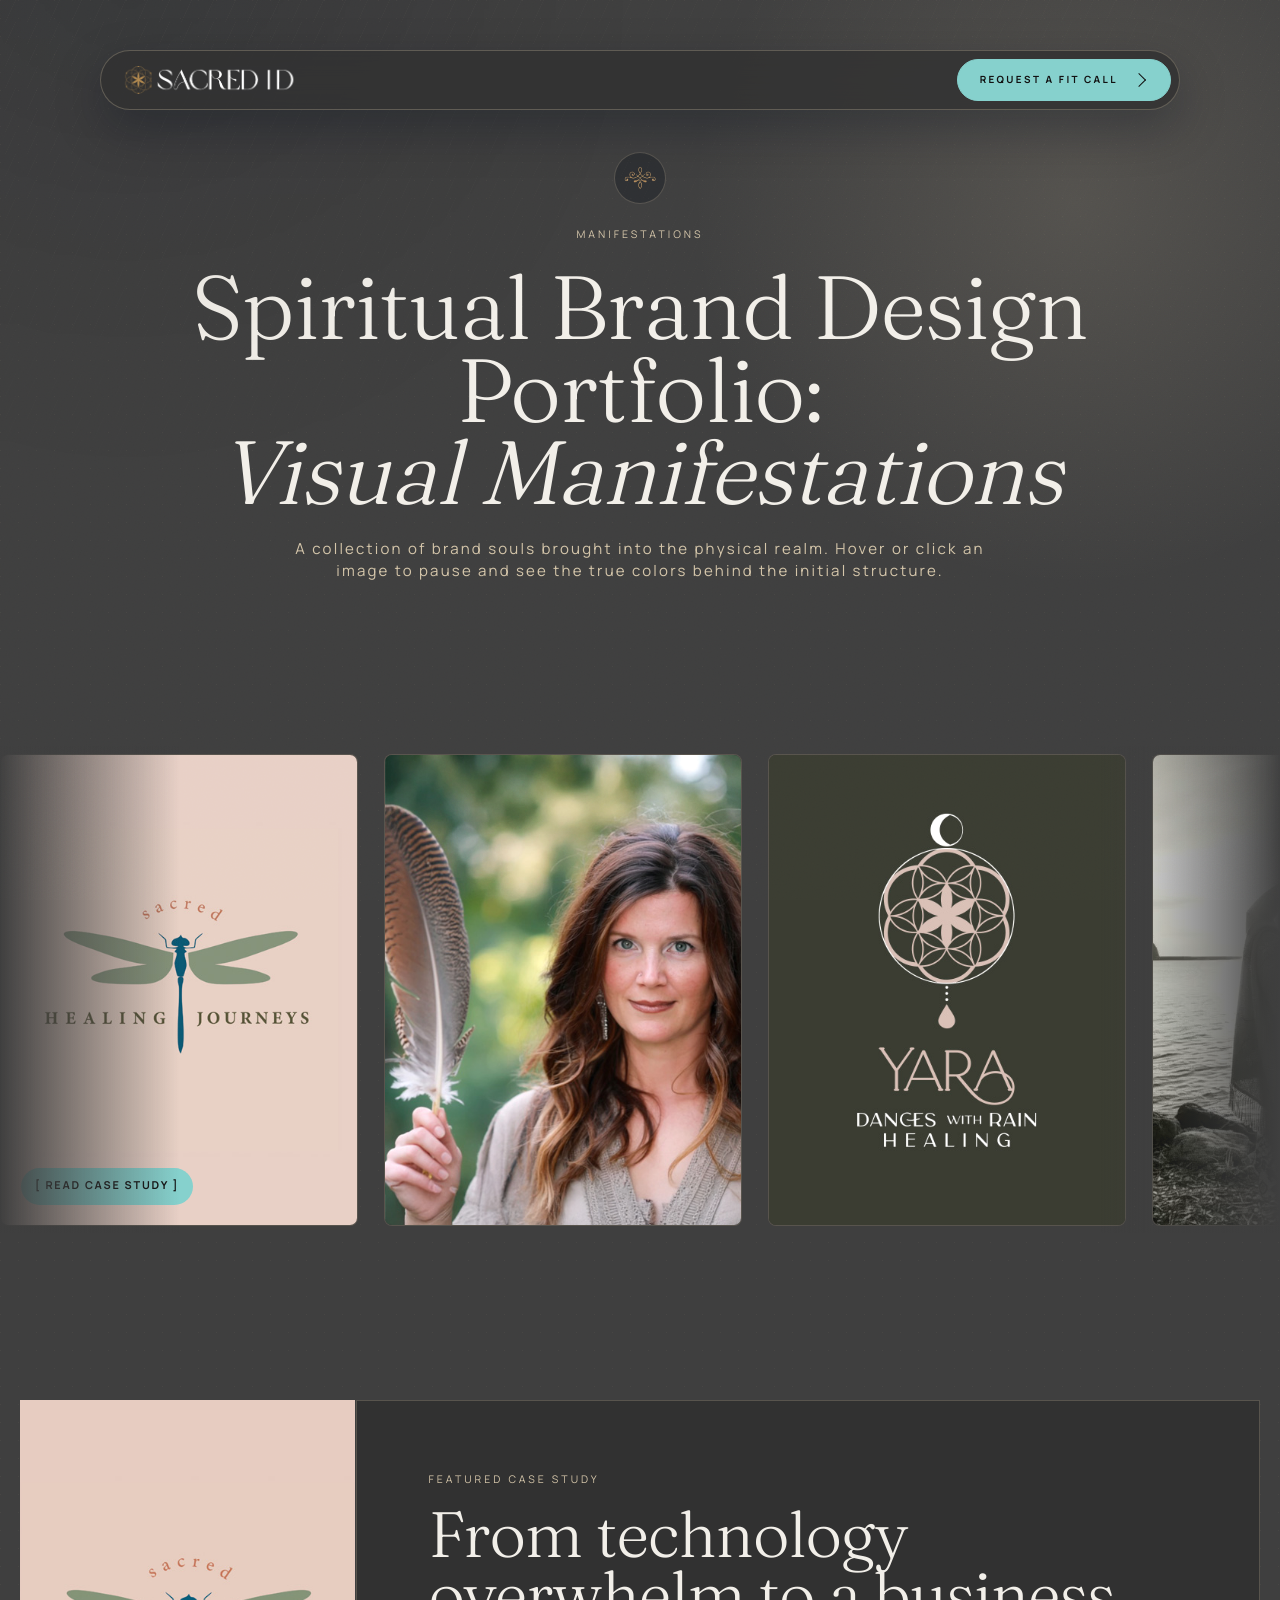
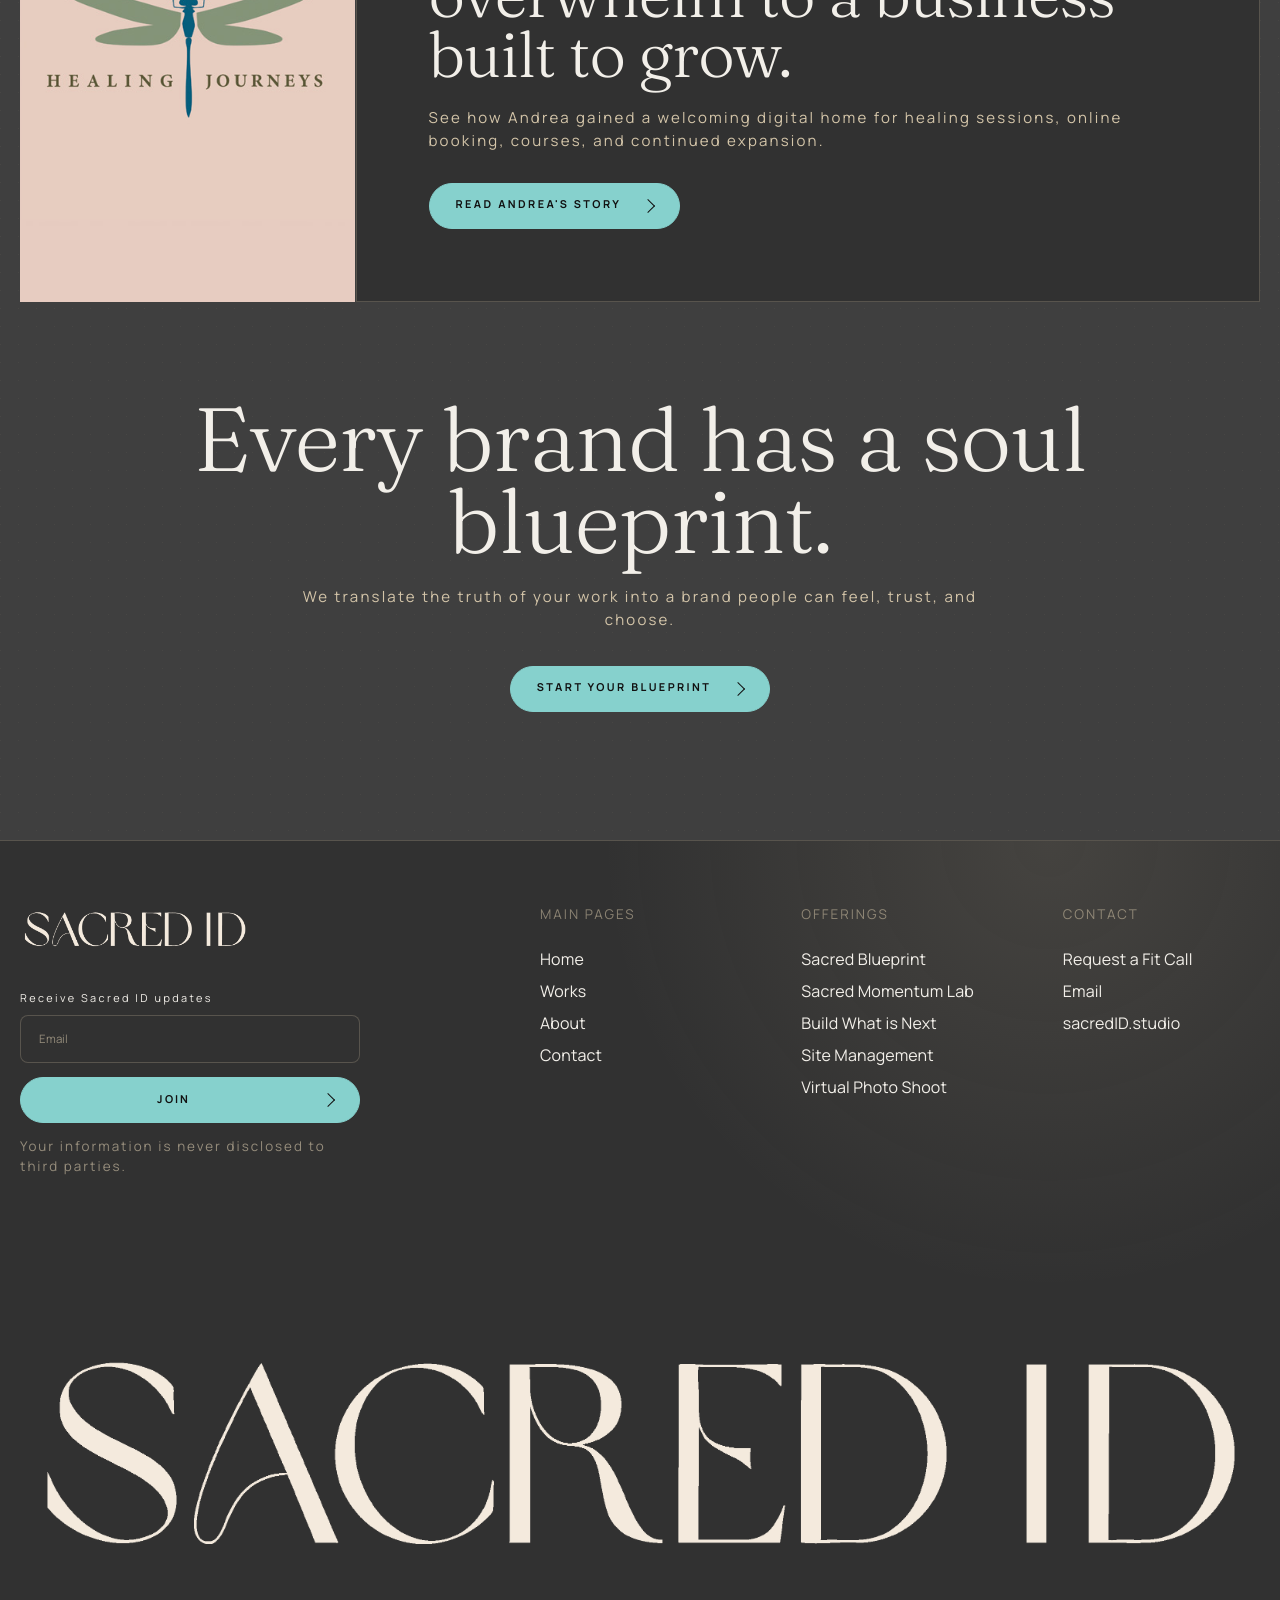
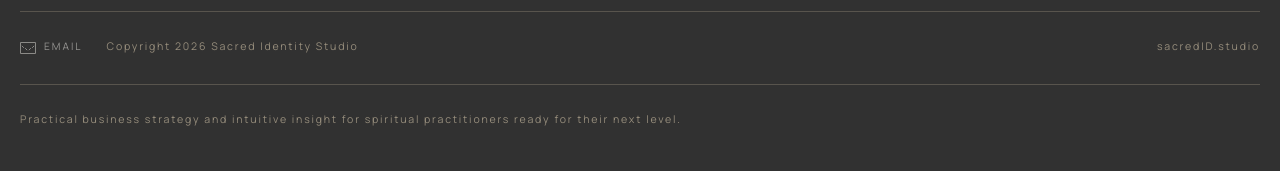
<file: works/index.html>
<!doctype html>
<html lang="en">
  <head>
    <meta charset="utf-8" />
    <meta name="viewport" content="width=device-width, initial-scale=1" />
    <link rel="icon" type="image/png" href="/favicon.png" />
    <link rel="apple-touch-icon" href="/favicon.png" />
    <script type="application/ld+json">
      {
        "@context": "https://schema.org",
        "@type": "Organization",
        "name": "Sacred Identity Studio",
        "alternateName": "Sacred ID",
        "url": "https://sacredidentitystudio.com/",
        "logo": "https://sacredidentitystudio.com/logo-horizontal.png",
        "email": "hello@sacredid.studio",
        "description": "Business strategy, brand clarity, and intuitive insight for spiritual practitioners.",
        "address": {
          "@type": "PostalAddress",
          "addressLocality": "Roseville",
          "addressRegion": "MN",
          "addressCountry": "US"
        },
        "areaServed": "Worldwide",
        "sameAs": [
          "https://www.facebook.com/profile.php?id=61557349605270",
          "https://www.instagram.com/sacredidstudio",
          "https://www.alignable.com/roseville-mn/sacred-id?user=16213085"
        ]
      }
    </script>
    <title>Works | Sacred Identity Studio</title>
    <meta
      name="description"
      content="Browse visual manifestations and brand identity work from Sacred Identity Studio for spiritual practitioners and conscious leaders."
    />
    <link rel="canonical" href="https://sacredidentitystudio.com/works" />

    <meta property="og:type" content="website" />
    <meta property="og:site_name" content="Sacred Identity Studio" />
    <meta property="og:url" content="https://sacredidentitystudio.com/works" />
    <meta property="og:title" content="Works | Sacred Identity Studio" />
    <meta property="og:description" content="Browse visual manifestations and brand identity work from Sacred Identity Studio for spiritual practitioners and conscious leaders." />
    <meta property="og:image" content="https://sacredidentitystudio.com/og.jpg" />
    <meta property="og:image:width" content="1200" />
    <meta property="og:image:height" content="630" />
    <meta property="og:image:alt" content="Sacred ID — strategy and intuition for spiritual practitioners." />

    <meta name="twitter:card" content="summary_large_image" />
    <meta name="twitter:title" content="Works | Sacred Identity Studio" />
    <meta name="twitter:description" content="Browse visual manifestations and brand identity work from Sacred Identity Studio for spiritual practitioners and conscious leaders." />
    <meta name="twitter:image" content="https://sacredidentitystudio.com/og.jpg" />

    <script type="application/ld+json">
      {
        "@context": "https://schema.org",
        "@type": "CollectionPage",
        "@id": "https://sacredidentitystudio.com/works",
        "url": "https://sacredidentitystudio.com/works",
        "name": "Spiritual Brand Design Portfolio - Sacred ID",
        "description": "Browse an active gallery of brand alignments, logos, and visual design assets crafted of sacred patterns for conscious spiritual leaders.",
        "isPartOf": {
          "@type": "WebSite",
          "name": "Sacred Identity Studio",
          "url": "https://sacredidentitystudio.com/"
        }
      }
    </script>
    <style>
      @font-face {
        font-family: "Fraunces";
        src: url("/fraunces-300.ttf") format("truetype");
        font-style: normal;
        font-weight: 300;
        font-display: swap;
      }

      @font-face {
        font-family: "Fraunces";
        src: url("/fraunces-400.ttf") format("truetype");
        font-style: normal;
        font-weight: 400;
        font-display: swap;
      }

      @font-face {
        font-family: "Manrope";
        src: url("/manrope-400.ttf") format("truetype");
        font-style: normal;
        font-weight: 400;
        font-display: swap;
      }

      @font-face {
        font-family: "Manrope";
        src: url("/manrope-700.ttf") format("truetype");
        font-style: normal;
        font-weight: 700;
        font-display: swap;
      }

      :root {
        color-scheme: dark;
        --bg: #3f3f3f;
        --surface: #313131;
        --surface-2: #373737;
        --ink: #f2efe9;
        --muted: #d4c5a9;
        --primary: #d4c5a9;
        --on-primary: #111111;
        --button-bg: #86d1cd;
        --accent: #050b18;
        --line: rgba(212, 197, 169, 0.24);
        --grid: rgba(212, 197, 169, 0.2);
        --shadow: 0 25px 50px -12px rgba(0, 0, 0, 0.25);
        --ease-out: cubic-bezier(0.16, 1, 0.3, 1);
        --radius: 8px;
        --pill: 9999px;
        --max: 1240px;
        /* fixed nav: top offset + pill height + breathing room */
        --nav-clear: 138px;
      }

      * {
        box-sizing: border-box;
      }

      html {
        scroll-behavior: smooth;
      }

      body {
        margin: 0;
        background:
          radial-gradient(circle at 84% 6%, rgba(212, 197, 169, 0.14), transparent 24rem),
          linear-gradient(135deg, rgba(212, 197, 169, 0.06) 0 1px, transparent 1px 16px),
          var(--bg);
        background-size: auto, 18px 18px, auto;
        color: var(--ink);
        font-family: Manrope, ui-sans-serif, system-ui, sans-serif;
        font-size: 12px;
        font-weight: 400;
        letter-spacing: 1px;
        line-height: 1.5;
        text-rendering: geometricPrecision;
      }

      body::before {
        content: "";
        position: fixed;
        inset: 0;
        z-index: 20;
        pointer-events: none;
        opacity: 0.28;
        background-image:
          linear-gradient(115deg, transparent 0 47%, rgba(212, 197, 169, 0.1) 48% 49%, transparent 50%),
          radial-gradient(circle at 10% 0%, rgba(5, 11, 24, 0.42), transparent 32rem);
        background-size: 22px 22px, auto;
        mask-image: linear-gradient(to bottom, black, transparent 72%);
      }

      body::after {
        content: "";
        position: fixed;
        inset: 0;
        z-index: 21;
        pointer-events: none;
        opacity: 0.045;
        background-image: url("data:image/svg+xml,%3Csvg viewBox='0 0 200 200' xmlns='http://www.w3.org/2000/svg'%3E%3Cfilter id='noiseFilter'%3E%3CfeTurbulence type='fractalNoise' baseFrequency='0.65' numOctaves='3' stitchTiles='stitch'/%3E%3C/filter%3E%3Crect width='100%25' height='100%25' filter='url(%23noiseFilter)' opacity='1'/%3E%3C/svg%3E");
        background-size: 200px 200px;
        mix-blend-mode: overlay;
      }

      a {
        color: inherit;
        text-decoration: none;
      }

      a:focus-visible,
      button:focus-visible,
      input:focus-visible {
        outline: 2px solid rgba(212, 197, 169, 0.74);
        outline-offset: 4px;
      }

      img {
        display: block;
        max-width: 100%;
      }

      h1,
      h2,
      h3,
      p,
      blockquote {
        margin-top: 0;
      }

      h1,
      h2,
      h3,
      .display {
        font-family: Fraunces, Georgia, "Times New Roman", serif;
        font-weight: 300;
        letter-spacing: -1.1px;
      }

      p {
        color: var(--muted);
      }

      .page {
        overflow: hidden;
      }

      .nav {
        position: fixed;
        top: 50px;
        left: 0;
        right: 0;
        z-index: 40;
        min-height: 0;
        padding: 0;
        background: transparent;
        pointer-events: none;
        transition:
          opacity 260ms var(--ease-out),
          transform 260ms var(--ease-out);
        will-change: transform;
      }

      .nav.is-hidden {
        opacity: 0;
        transform: translateY(calc(-100% - 72px));
      }

      .nav.is-scrolled {
        min-height: 0;
        padding: 0;
      }

      .nav-inner {
        position: relative;
        width: min(1080px, calc(100% - 200px));
        min-height: 60px;
        margin: 0 auto;
        padding: 8px 8px 8px 20px;
        display: flex;
        align-items: center;
        justify-content: space-between;
        gap: 18px;
        border: 1px solid rgba(212, 197, 169, 0.28);
        border-radius: var(--pill);
        background: rgba(49, 49, 49, 0.82);
        box-shadow: 0 18px 48px rgba(5, 11, 24, 0.28);
        backdrop-filter: blur(18px);
        pointer-events: auto;
        transition:
          background-color 260ms var(--ease-out),
          border-color 260ms var(--ease-out),
          box-shadow 260ms var(--ease-out),
          min-height 260ms var(--ease-out);
      }

      .nav.is-scrolled .nav-inner {
        min-height: 60px;
        border-color: rgba(212, 197, 169, 0.28);
        background: rgba(49, 49, 49, 0.82);
        box-shadow: 0 18px 48px rgba(5, 11, 24, 0.28);
      }

      .brand {
        display: flex;
        align-items: center;
        width: clamp(130px, 14vw, 184px);
        flex: 0 0 auto;
      }

      .brand-logo {
        width: 100%;
        height: auto;
        transition: transform 260ms var(--ease-out), opacity 260ms var(--ease-out);
      }

      .brand:hover .brand-logo {
        opacity: 0.86;
        transform: translateY(-1px);
      }

      .nav-links {
        display: flex;
        align-items: center;
        gap: 4px;
        color: var(--muted);
        font-size: 0.66rem;
        text-transform: uppercase;
      }

      .nav-links a:not(.button) {
        min-height: 40px;
        display: inline-flex;
        align-items: center;
        padding: 12px 16px;
        border-radius: var(--pill);
        transition:
          background-color 180ms var(--ease-out),
          color 180ms var(--ease-out),
          transform 180ms var(--ease-out);
      }

      .nav-links a:hover,
      .nav-links a[aria-current="page"] {
        color: var(--ink);
      }

      .nav-links a:not(.button):hover,
      .nav-links a[aria-current="page"] {
        background: rgba(212, 197, 169, 0.1);
        transform: translateY(-1px);
      }

      .nav-links a.nav-mobile-only {
        display: none;
      }

      .nav-toggle {
        display: none;
        width: 42px;
        height: 42px;
        align-items: center;
        justify-content: center;
        border: 1px solid var(--line);
        border-radius: 50%;
        background: rgba(5, 11, 24, 0.18);
        color: var(--ink);
        cursor: pointer;
      }

      .nav-toggle span {
        position: absolute;
        width: 16px;
        height: 1px;
        background: currentColor;
        transition:
          transform 220ms var(--ease-out),
          opacity 220ms var(--ease-out);
      }

      .nav-toggle span:first-child {
        transform: translateY(-4px);
      }

      .nav-toggle span:last-child {
        transform: translateY(4px);
      }

      .nav.is-open .nav-toggle span:first-child {
        transform: rotate(45deg);
      }

      .nav.is-open .nav-toggle span:last-child {
        transform: rotate(-45deg);
      }

      .button {
        position: relative;
        display: inline-flex;
        align-items: center;
        justify-content: center;
        gap: 8px;
        min-height: 46px;
        padding: 12px 52px 12px 32px;
        border: 1.5px solid var(--button-bg);
        border-radius: var(--pill);
        background: var(--button-bg);
        color: var(--on-primary);
        font-family: Manrope, ui-sans-serif, system-ui, sans-serif;
        font-size: 0.68rem;
        font-weight: 700;
        letter-spacing: 2.4px;
        line-height: 1;
        text-transform: uppercase;
        white-space: nowrap;
        overflow: hidden;
        transition:
          transform 180ms var(--ease-out),
          border-color 600ms var(--ease-out),
          border-radius 600ms var(--ease-out),
          color 600ms var(--ease-out);
      }

      .button::before,
      .button::after {
        content: "";
        position: absolute;
        z-index: 3;
        top: 50%;
        width: 9px;
        height: 9px;
        border-top: 1.5px solid currentColor;
        border-right: 1.5px solid currentColor;
        transition:
          transform 640ms var(--ease-out),
          opacity 640ms var(--ease-out);
      }

      .button::before {
        left: 18px;
        opacity: 0;
        transform: translate(-48px, -50%) rotate(45deg);
      }

      .button::after {
        right: 26px;
        opacity: 1;
        transform: translate(0, -50%) rotate(45deg);
      }

      .button > span:not(.button-fill) {
        position: relative;
        z-index: 2;
        transform: translateX(-6px);
        transition: transform 640ms var(--ease-out);
      }

      .button .button-fill {
        position: absolute;
        z-index: 1;
        top: 50%;
        left: 50%;
        width: 360px;
        height: 360px;
        border-radius: 50%;
        background: var(--accent);
        opacity: 0;
        transform: translate(-50%, -50%) scale(0.045);
        transition:
          transform 640ms var(--ease-out),
          opacity 640ms var(--ease-out);
      }

      .button:hover {
        color: var(--ink);
        border-color: transparent;
        border-radius: 12px;
        transform: translateY(-1px);
      }

      .button:hover::before {
        opacity: 1;
        transform: translate(0, -50%) rotate(45deg);
      }

      .button:hover::after {
        opacity: 0;
        transform: translate(48px, -50%) rotate(45deg);
      }

      .button:hover > span:not(.button-fill) {
        transform: translateX(8px);
      }

      .button:hover .button-fill {
        opacity: 1;
        transform: translate(-50%, -50%) scale(1);
      }

      .button:active {
        transform: translateY(1px) scale(0.95);
      }

      .nav-links .button {
        min-height: 42px;
        padding: 12px 46px 12px 28px;
        font-size: 0.62rem;
      }

      .section {
        width: min(var(--max), calc(100% - 40px));
        margin: 0 auto;
        padding: 112px 0;
      }

      .eyebrow,
      .pill,
      .card-label {
        margin: 0;
        color: var(--primary);
        font-size: 0.66rem;
        letter-spacing: 3px;
        line-height: 1.35;
        text-transform: uppercase;
      }

      .pill {
        display: inline-flex;
        align-items: center;
        justify-content: center;
        min-height: 34px;
        padding: 9px 16px;
        border-radius: var(--pill);
      }

      .lead {
        max-width: 720px;
        margin-bottom: 0;
        color: var(--muted);
        font-size: 0.94rem;
        font-weight: 400;
        letter-spacing: 2.2px;
      }

      .works-intro,
      .works-closing {
        display: grid;
        justify-items: center;
        gap: 24px;
        text-align: center;
      }

      .works-intro {
        padding-top: calc(112px + 40px);
      }

      .works-intro h2,
      .works-closing h2 {
        max-width: 980px;
        margin-bottom: 0;
        font-size: clamp(3.2rem, 7vw, 7.6rem);
        line-height: 0.92;
      }

      .works-intro h2 span {
        display: block;
        font-style: italic;
      }

      .works-intro .lead,
      .works-closing .lead {
        margin: 0 auto;
      }

      .works-symbol {
        width: 52px;
        height: 52px;
        display: inline-grid;
        place-items: center;
        border: 1px solid var(--line);
        border-radius: 50%;
        color: var(--primary);
        background: rgba(5, 11, 24, 0.28);
      }

      .works-symbol svg {
        width: 24px;
        height: 24px;
      }

      .works-symbol img {
        width: 38px;
        height: auto;
        display: block;
      }

      .works-marquee {
        position: relative;
        width: 100%;
        margin: clamp(24px, 4vw, 56px) 0;
        overflow: hidden;
      }

      .works-marquee::before,
      .works-marquee::after {
        content: "";
        position: absolute;
        top: 0;
        bottom: 0;
        z-index: 2;
        width: min(14vw, 180px);
        pointer-events: none;
      }

      .works-marquee::before {
        left: 0;
        background: linear-gradient(to right, var(--bg), rgba(63, 63, 63, 0));
      }

      .works-marquee::after {
        right: 0;
        background: linear-gradient(to left, var(--bg), rgba(63, 63, 63, 0));
      }

      .works-marquee-track {
        display: flex;
        width: max-content;
        gap: clamp(14px, 2vw, 26px);
        padding: 8px 0;
        animation: worksMarquee 56s linear infinite;
        will-change: transform;
      }

      .works-marquee:hover .works-marquee-track,
      .works-marquee.is-paused .works-marquee-track {
        animation-play-state: paused;
      }

      .works-tile {
        position: relative;
        display: block;
        width: clamp(240px, 28vw, 420px);
        aspect-ratio: 0.76;
        overflow: hidden;
        border: 1px solid var(--line);
        border-radius: var(--radius);
        background: var(--surface);
      }

      .works-tile::after {
        content: "";
        position: absolute;
        inset: 10px;
        border: 1px solid rgba(242, 239, 233, 0);
        border-radius: calc(var(--radius) - 2px);
        pointer-events: none;
        transition:
          border-color 220ms ease,
          inset 220ms ease;
      }

      .works-tile:hover::after,
      .works-tile:focus-visible::after {
        inset: 14px;
        border-color: rgba(242, 239, 233, 0.54);
      }

      .works-tile img {
        width: 100%;
        height: 100%;
        display: block;
        object-fit: cover;
        filter: saturate(0.86) contrast(1.04);
        transition:
          filter 220ms ease,
          transform 700ms var(--ease-out);
      }

      .works-tile:hover img,
      .works-tile:focus-visible img {
        filter: saturate(1) contrast(1);
        transform: scale(1.035);
      }

      .works-case-link {
        position: absolute;
        left: 20px;
        bottom: 20px;
        z-index: 2;
        padding: 10px 14px;
        color: #111111;
        background: var(--button-bg);
        border-radius: var(--pill);
        font-size: 0.68rem;
        font-weight: 700;
        letter-spacing: 1.8px;
        text-transform: uppercase;
      }

      .works-closing {
        padding-top: clamp(44px, 8vw, 96px);
        padding-bottom: clamp(64px, 10vw, 132px);
      }

      .case-study-feature {
        display: grid;
        grid-template-columns: minmax(220px, 0.54fr) minmax(0, 1.46fr);
        gap: 1px;
        padding-top: clamp(64px, 9vw, 120px);
        padding-bottom: 0;
      }

      .case-study-feature img {
        width: 100%;
        height: 100%;
        min-height: 480px;
        object-fit: cover;
      }

      .case-study-copy {
        min-height: 480px;
        padding: clamp(32px, 6vw, 72px);
        display: flex;
        flex-direction: column;
        align-items: flex-start;
        justify-content: center;
        background: var(--surface);
        border: 1px solid var(--line);
      }

      .case-study-copy h2 {
        margin: 18px 0 22px;
        font-size: clamp(2.6rem, 5vw, 5.6rem);
        line-height: 0.94;
      }

      .case-study-copy .lead {
        margin-bottom: 30px;
      }

      .works-closing .button {
        margin-top: 10px;
      }

      @keyframes worksMarquee {
        from {
          transform: translate3d(0, 0, 0);
        }

        to {
          transform: translate3d(calc(-50% - clamp(7px, 1vw, 13px)), 0, 0);
        }
      }

      .about-hero {
        width: min(1500px, calc(100% - 40px));
        min-height: calc(100dvh - 72px);
        margin: 0 auto;
        display: grid;
        grid-template-columns: minmax(0, 1fr) minmax(320px, 0.76fr);
        gap: 1px;
        background: var(--grid);
        border-left: 1px solid var(--line);
        border-right: 1px solid var(--line);
        box-shadow: var(--shadow);
      }

      .about-hero-copy,
      .about-hero-image {
        min-height: calc(100dvh - 72px);
      }

      .about-hero-copy {
        padding: max(clamp(36px, 5vw, 80px), var(--nav-clear)) clamp(36px, 5vw, 80px)
          clamp(36px, 5vw, 80px);
        display: grid;
        align-content: center;
        align-content: safe center;
        gap: 28px;
        background:
          linear-gradient(130deg, rgba(212, 197, 169, 0.12), transparent 48%),
          var(--surface);
      }

      .about-hero h1 {
        max-width: 820px;
        margin-bottom: 0;
        font-size: clamp(3.6rem, 6.2vw, 7.4rem);
        line-height: 0.9;
      }

      .about-hero-image {
        position: relative;
        background: url("/matt-laptop-wall.png") center / cover;
      }

      .quote-card {
        align-self: end;
        max-width: 520px;
        padding: clamp(22px, 3vw, 34px);
        border: 1px solid var(--line);
        border-radius: var(--radius);
        background: rgba(5, 11, 24, 0.72);
        box-shadow: var(--shadow);
      }

      .quote-card blockquote {
        margin-bottom: 14px;
        color: var(--ink);
        font-family: Fraunces, Georgia, "Times New Roman", serif;
        font-size: clamp(1.55rem, 2.8vw, 2.6rem);
        font-weight: 300;
        line-height: 1.08;
        letter-spacing: 0;
      }

      .quote-card p {
        margin-bottom: 0;
        font-size: 0.62rem;
        letter-spacing: 2.2px;
        text-transform: uppercase;
      }

      .story-grid {
        display: grid;
        grid-template-columns: minmax(280px, 0.62fr) minmax(0, 1.18fr);
        gap: clamp(36px, 6vw, 92px);
        align-items: center;
      }

      .sticky-heading {
        position: sticky;
        top: 104px;
        display: grid;
        gap: 24px;
      }

      .sticky-heading h2,
      .full-heading h2 {
        max-width: 720px;
        margin-bottom: 0;
        font-size: clamp(3rem, 6vw, 6.2rem);
        line-height: 0.94;
      }

      .copy-stack {
        display: grid;
        gap: 20px;
      }

      .copy-stack p {
        margin: 0;
        max-width: 760px;
        font-size: 0.92rem;
        letter-spacing: 2px;
      }

      .belief-grid,
      .lens-grid {
        display: grid;
        grid-template-columns: repeat(3, minmax(0, 1fr));
        gap: 1px;
        background: var(--grid);
        border: 1px solid var(--line);
      }

      .lens-grid {
        grid-template-columns: minmax(260px, 0.95fr) minmax(0, 1fr);
        gap: 1px;
        border-radius: var(--radius);
        overflow: hidden;
      }

      .belief-grid-wrap {
        margin-top: 48px;
      }

      .belief-card,
      .lens-card {
        min-height: 300px;
        padding: clamp(24px, 3vw, 38px);
        border-radius: var(--radius);
        background: var(--surface);
        display: flex;
        flex-direction: column;
        justify-content: space-between;
      }

      .lens-card {
        border-radius: 0;
      }

      .lens-card:first-child {
        grid-row: span 3;
        min-height: 100%;
        padding: clamp(30px, 4vw, 52px);
        background:
          linear-gradient(150deg, rgba(212, 197, 169, 0.14), transparent 46%),
          var(--surface);
      }

      .belief-card h3,
      .lens-card h3 {
        margin-bottom: 18px;
        font-size: clamp(1.8rem, 3vw, 3.15rem);
        line-height: 1;
      }

      .belief-card p,
      .lens-card p {
        margin-bottom: 0;
        font-size: 0.84rem;
        letter-spacing: 2px;
      }

      .feature-panel {
        display: grid;
        grid-template-columns: minmax(0, 0.84fr) minmax(300px, 0.76fr);
        gap: 1px;
        padding-top: 0;
        padding-bottom: 0;
        border: 1px solid var(--line);
        background: var(--grid);
      }

      .feature-image {
        min-height: 620px;
        background: url("/matt-window-smile.png") center / cover;
        filter: saturate(0.72) contrast(1.08) brightness(0.84);
      }

      .feature-copy {
        padding: clamp(30px, 5vw, 72px);
        background: var(--surface);
        display: grid;
        align-content: center;
        align-content: safe center;
        gap: 26px;
      }

      .feature-copy h2 {
        margin-bottom: 0;
        font-size: clamp(3rem, 5.6vw, 5.8rem);
        line-height: 0.94;
      }

      .full-heading {
        display: grid;
        justify-items: center;
        gap: 22px;
        text-align: center;
      }

      .full-heading .lead {
        margin: 0 auto;
      }

      .closing {
        width: min(1280px, calc(100% - 40px));
        margin: 0 auto 24px;
        padding: clamp(36px, 6vw, 80px);
        border: 1px solid var(--line);
        background:
          linear-gradient(120deg, rgba(212, 197, 169, 0.15), transparent 55%),
          linear-gradient(135deg, rgba(212, 197, 169, 0.08) 0 1px, transparent 1px 13px),
          var(--surface);
        background-size: auto, 14px 14px, auto;
        display: grid;
        gap: 28px;
        box-shadow: var(--shadow);
      }

      .closing h2 {
        max-width: 820px;
        margin-bottom: 0;
        font-size: clamp(3.2rem, 6.4vw, 6.6rem);
        line-height: 0.95;
      }

      .footer {
        position: relative;
        width: 100%;
        margin: 0 auto;
        padding: 64px 0 32px;
        border-top: 1px solid var(--line);
        background:
          radial-gradient(circle at 82% 0%, rgba(212, 197, 169, 0.12), transparent 28rem),
          var(--surface);
        overflow: hidden;
      }

      .footer-shell {
        width: min(var(--max), calc(100% - 40px));
        margin: 0 auto;
      }

      .footer-halves {
        display: grid;
        grid-template-columns: minmax(280px, 0.55fr) minmax(0, 1fr);
        gap: clamp(44px, 7vw, 96px);
        align-items: start;
      }

      .footer-left {
        display: grid;
        gap: 40px;
      }

      .footer-logo-small {
        width: min(230px, 70vw);
        height: auto;
        filter: brightness(0) invert(94%) sepia(8%) saturate(325%) hue-rotate(351deg) brightness(101%) contrast(91%);
      }

      .footer p {
        font-size: 0.84rem;
        letter-spacing: 2px;
      }

      .footer-right {
        display: grid;
        grid-template-columns: repeat(3, minmax(120px, 1fr));
        gap: clamp(30px, 5vw, 72px);
        justify-self: end;
        width: min(720px, 100%);
      }

      .footer-column {
        display: grid;
        gap: 24px;
        align-content: start;
      }

      .footer-column-title {
        margin: 0;
        color: rgba(212, 197, 169, 0.54);
        font-size: 0.62rem;
        letter-spacing: 2.4px;
        text-transform: uppercase;
      }

      .footer-links-column {
        display: grid;
        gap: 12px;
      }

      .footer-link {
        color: var(--ink);
        font-size: clamp(1rem, 1vw, 1rem);
        font-weight: 400;
        letter-spacing: 0.01em;
        line-height: 1.25;
        transition: color 180ms ease;
      }

      .footer-link:hover {
        color: var(--primary);
      }

      .footer-logo-big {
        width: 100%;
        height: auto;
        margin: clamp(56px, 9vw, 100px) 0 40px;
        filter: brightness(0) invert(94%) sepia(8%) saturate(325%) hue-rotate(351deg) brightness(101%) contrast(91%);
      }

      .footer-bottom-tile {
        border-top: 1px solid var(--line);
        border-bottom: 1px solid var(--line);
        padding: 28px 0;
      }

      .footer-bottom-wrap {
        display: flex;
        align-items: center;
        justify-content: space-between;
        gap: 24px;
        flex-wrap: wrap;
      }

      .footer-last-block,
      .footer-rights-wrap,
      .footer-social-wrap {
        display: flex;
        align-items: center;
        gap: 24px;
        flex-wrap: wrap;
      }

      .footer-social-wrap {
        gap: 14px;
      }

      .social-link {
        display: inline-flex;
        align-items: center;
        gap: 8px;
        color: rgba(242, 239, 233, 0.52);
        font-size: 0.64rem;
        letter-spacing: 2px;
        text-transform: uppercase;
        transition: color 180ms ease;
      }

      .social-link.mail-link::before {
        content: "";
        width: 14px;
        height: 10px;
        border: 1px solid currentColor;
        border-radius: 1px;
        background:
          linear-gradient(35deg, transparent 47%, currentColor 49% 51%, transparent 53%) left / 50% 100% no-repeat,
          linear-gradient(145deg, transparent 47%, currentColor 49% 51%, transparent 53%) right / 50% 100% no-repeat;
        opacity: 0.9;
      }

      .social-link:hover {
        color: var(--ink);
      }

      .footer-bottom-message {
        padding-top: 28px;
      }

      .footer-bottom-message p,
      .footer-note,
      .footer-bottom-wrap {
        color: rgba(212, 197, 169, 0.62);
        font-size: 0.66rem;
        letter-spacing: 1.8px;
      }

      .field {
        display: grid;
        gap: 8px;
      }

      .field label {
        color: var(--ink);
        font-size: 0.68rem;
        letter-spacing: 2.4px;
      }

      .reveal {
        opacity: 0;
        transform: translateY(22px);
        transition:
          opacity 700ms var(--ease-out),
          transform 700ms var(--ease-out);
      }

      .reveal.visible {
        opacity: 1;
        transform: translateY(0);
      }

      @media (prefers-reduced-motion: reduce) {
        html {
          scroll-behavior: auto;
        }

        *,
        *::before,
        *::after {
          animation-duration: 0.01ms !important;
          animation-iteration-count: 1 !important;
          scroll-behavior: auto !important;
          transition-duration: 0.01ms !important;
        }

        .reveal {
          opacity: 1;
          transform: none;
        }

        .works-marquee-track {
          animation: none !important;
          transform: none !important;
        }
      }

      @media (max-width: 1000px) {
        .nav-inner {
          width: min(100% - 112px, var(--max));
        }

        .section,
        .about-hero,
        .closing,
        .footer-shell {
          width: min(100% - 32px, var(--max));
        }

        .about-hero,
        .story-grid,
        .feature-panel {
          grid-template-columns: 1fr;
        }

        .about-hero-copy,
        .about-hero-image {
          min-height: auto;
        }

        .about-hero-image,
        .feature-image {
          min-height: 520px;
        }

        .sticky-heading {
          position: relative;
          top: auto;
        }

        .belief-grid,
        .lens-grid {
          grid-template-columns: 1fr;
        }

        .lens-card:first-child {
          grid-row: auto;
        }
      }

      @media (max-width: 680px) {
        :root {
          --nav-clear: 100px;
        }

        body {
          letter-spacing: 2.2px;
        }

        .nav {
          top: 18px;
          min-height: 0;
          padding: 0;
        }

        .nav-inner {
          width: min(calc(100% - 72px), 1040px);
          min-height: 54px;
          padding: 7px 7px 7px 14px;
        }

        .brand {
          width: 124px;
        }

        .nav-toggle {
          position: relative;
          display: inline-flex;
          flex: 0 0 auto;
        }

        .nav-links {
          position: absolute;
          top: calc(100% + 10px);
          left: 0;
          right: 0;
          display: grid;
          gap: 6px;
          padding: 10px;
          border: 1px solid rgba(212, 197, 169, 0.28);
          border-radius: 22px;
          background: rgba(37, 37, 37, 0.96);
          box-shadow: var(--shadow);
          opacity: 0;
          visibility: hidden;
          transform: translateY(-8px);
          pointer-events: none;
          transition:
            opacity 220ms var(--ease-out),
            visibility 220ms var(--ease-out),
            transform 220ms var(--ease-out);
        }

        .nav.is-open .nav-links {
          opacity: 1;
          visibility: visible;
          transform: translateY(0);
          pointer-events: auto;
        }

        .nav-links a.nav-mobile-only {
          display: inline-flex;
        }

        .nav-links a:not(.button),
        .nav-links .button {
          width: 100%;
          justify-content: center;
        }

        .button {
          min-height: 43px;
          padding: 0 14px;
          font-size: 0.62rem;
          letter-spacing: 1.8px;
        }

        .nav-links .button {
          padding: 12px 46px 12px 28px;
        }

        .section {
          padding: 78px 0;
        }

        .works-intro h2,
        .works-closing h2 {
          font-size: clamp(2.8rem, 13vw, 4.5rem);
          line-height: 0.92;
        }

        .works-tile {
          width: 250px;
        }

        .about-hero-copy,
        .feature-copy {
          padding: 32px 20px;
        }

        .about-hero h1 {
          font-size: clamp(3rem, 15vw, 4.8rem);
          line-height: 0.92;
        }

        .about-hero-image,
        .feature-image {
          min-height: 390px;
        }
      }
      /* Shared homepage footer overrides */

      .signup {
        display: grid;
        gap: 14px;
        max-width: 340px;
      }

      .form-status {
        min-height: 1.4em;
        margin: 0;
        color: var(--muted);
        font-size: 0.68rem;
        opacity: 0;
        transform: translateY(4px);
        transition:
          opacity 260ms var(--ease-out),
          transform 260ms var(--ease-out);
      }

      .signup.is-complete .form-status {
        opacity: 1;
        transform: translateY(0);
      }

      .signup.is-complete .button {
        transform: translateY(-1px);
      }

      input {
        width: 100%;
        min-height: 48px;
        border: 1px solid var(--line);
        border-radius: var(--radius);
        background: var(--surface);
        color: var(--ink);
        padding: 0 18px;
        font: inherit;
        font-size: 0.72rem;
      }

      input::placeholder {
        color: rgba(212, 197, 169, 0.62);
        opacity: 1;
      }

      input:focus {
        border-color: rgba(212, 197, 169, 0.58);
        outline: none;
      }

      @media (max-width: 1000px) {
        .footer-shell {
          width: min(100% - 32px, var(--max));
        }

        .footer-halves {
          grid-template-columns: 1fr;
        }

        .footer-right {
          justify-self: stretch;
          grid-template-columns: repeat(3, minmax(0, 1fr));
          width: 100%;
        }

        .case-study-feature {
          grid-template-columns: 1fr;
        }

        .case-study-feature img,
        .case-study-copy {
          min-height: 420px;
        }
      }

      @media (max-width: 700px) {
        .footer {
          padding: 48px 0 24px;
        }

        .footer-left {
          gap: 32px;
        }

        .footer-right {
          grid-template-columns: 1fr;
          gap: 34px;
        }

        .footer-column {
          gap: 16px;
        }

        .footer-logo-big {
          margin-top: 56px;
          margin-bottom: 28px;
        }

        .footer-bottom-tile {
          padding: 24px 0;
        }

        .footer-bottom-wrap,
        .footer-last-block,
        .footer-rights-wrap {
          align-items: flex-start;
          flex-direction: column;
        }
      }

    </style>
  </head>
  <body>
    <div id="top" class="page">
      <nav class="nav" aria-label="Primary navigation">
        <div class="nav-inner">
          <a aria-label='Sacred ID home' class='brand' href='/'>
            <img class="brand-logo" src="/logo-horizontal.png" alt="Sacred ID" width="375" height="60" />
          </a>
          <div class="nav-links">
            <a class='nav-mobile-only' href='/'>Home</a>
            <a class='nav-mobile-only' href='/works'>Works</a>
            <a class='nav-mobile-only' href='/about'>About</a>
            <a class='nav-mobile-only' href='/sacred-blueprint'>Sacred Blueprint</a>
            <a class="nav-mobile-only" href="mailto:hello@sacredid.studio">Email</a>
            <a class="button" href="https://sacredid.bloom.io/fit"><span>Request a Fit Call</span><span class="button-fill" aria-hidden="true"></span></a>
          </div>
          <button class="nav-toggle" type="button" aria-label="Open navigation" aria-expanded="false">
            <span aria-hidden="true"></span>
            <span aria-hidden="true"></span>
          </button>
        </div>
      </nav>

      <main>
        <section class="section works-intro" aria-label="Visual manifestations">
          <div class="works-symbol reveal" aria-hidden="true">
            <img src="/text-ornament.png" alt="" />
          </div>
          <p class="eyebrow reveal">Manifestations</p>
          <h2 class="reveal">Spiritual Brand Design Portfolio: <span>Visual Manifestations</span></h2>
          <p class="lead reveal">A collection of brand souls brought into the physical realm. Hover or click an image to pause and see the true colors behind the initial structure.</p>
        </section>

        <section class="works-marquee reveal" aria-label="Visual manifestations gallery">
          <div class="works-marquee-track">
            <a class="works-tile" href="/andrea-case-study/" aria-label="Read Andrea's case study">
              <img src="/work-1.jpg" alt="Sacred Healing Journeys website by Sacred Identity Studio" loading="lazy" referrerpolicy="no-referrer" />
              <span class="works-case-link">[ Read Case Study ]</span>
            </a>
            <div class="works-tile"><img src="/work-2.jpg" alt="Sacred ID visual manifestation 2" loading="lazy" referrerpolicy="no-referrer" /></div>
            <div class="works-tile"><img src="/work-3.jpg" alt="Sacred ID visual manifestation 3" loading="lazy" referrerpolicy="no-referrer" /></div>
            <div class="works-tile"><img src="/work-4.jpg" alt="Sacred ID visual manifestation 4" loading="lazy" referrerpolicy="no-referrer" /></div>
            <div class="works-tile"><img src="/work-5.jpg" alt="Sacred ID visual manifestation 5" loading="lazy" referrerpolicy="no-referrer" /></div>
            <div class="works-tile"><img src="/work-6.jpg" alt="Sacred ID visual manifestation 6" loading="lazy" referrerpolicy="no-referrer" /></div>
            <div class="works-tile"><img src="/work-7.jpg" alt="Sacred ID visual manifestation 7" loading="lazy" referrerpolicy="no-referrer" /></div>
            <div class="works-tile"><img src="/work-8.jpg" alt="Sacred ID visual manifestation 8" loading="lazy" referrerpolicy="no-referrer" /></div>
            <div class="works-tile"><img src="/work-9.jpg" alt="Sacred ID visual manifestation 9" loading="lazy" referrerpolicy="no-referrer" /></div>
            <div class="works-tile"><img src="/work-10.jpg" alt="Sacred ID visual manifestation 10" loading="lazy" referrerpolicy="no-referrer" /></div>
            <div class="works-tile"><img src="/work-11.jpg" alt="Sacred ID visual manifestation 11" loading="lazy" referrerpolicy="no-referrer" /></div>
            <div class="works-tile"><img src="/work-12.jpg" alt="Sacred ID visual manifestation 12" loading="lazy" referrerpolicy="no-referrer" /></div>
            <div class="works-tile"><img src="/work-13.jpg" alt="Sacred ID visual manifestation 13" loading="lazy" referrerpolicy="no-referrer" /></div>
            <div class="works-tile"><img src="/work-14.jpg" alt="Sacred ID visual manifestation 14" loading="lazy" referrerpolicy="no-referrer" /></div>
            <div class="works-tile"><img src="/work-15.jpg" alt="Sacred ID visual manifestation 15" loading="lazy" referrerpolicy="no-referrer" /></div>
            <div class="works-tile"><img src="/work-16.jpg" alt="Sacred ID visual manifestation 16" loading="lazy" referrerpolicy="no-referrer" /></div>
            <a class="works-tile" href="/andrea-case-study/" aria-hidden="true" tabindex="-1">
              <img src="/work-1.jpg" alt="" loading="lazy" referrerpolicy="no-referrer" />
            </a>
            <div class="works-tile" aria-hidden="true"><img src="/work-2.jpg" alt="" loading="lazy" referrerpolicy="no-referrer" /></div>
            <div class="works-tile" aria-hidden="true"><img src="/work-3.jpg" alt="" loading="lazy" referrerpolicy="no-referrer" /></div>
            <div class="works-tile" aria-hidden="true"><img src="/work-4.jpg" alt="" loading="lazy" referrerpolicy="no-referrer" /></div>
            <div class="works-tile" aria-hidden="true"><img src="/work-5.jpg" alt="" loading="lazy" referrerpolicy="no-referrer" /></div>
            <div class="works-tile" aria-hidden="true"><img src="/work-6.jpg" alt="" loading="lazy" referrerpolicy="no-referrer" /></div>
            <div class="works-tile" aria-hidden="true"><img src="/work-7.jpg" alt="" loading="lazy" referrerpolicy="no-referrer" /></div>
            <div class="works-tile" aria-hidden="true"><img src="/work-8.jpg" alt="" loading="lazy" referrerpolicy="no-referrer" /></div>
            <div class="works-tile" aria-hidden="true"><img src="/work-9.jpg" alt="" loading="lazy" referrerpolicy="no-referrer" /></div>
            <div class="works-tile" aria-hidden="true"><img src="/work-10.jpg" alt="" loading="lazy" referrerpolicy="no-referrer" /></div>
            <div class="works-tile" aria-hidden="true"><img src="/work-11.jpg" alt="" loading="lazy" referrerpolicy="no-referrer" /></div>
            <div class="works-tile" aria-hidden="true"><img src="/work-12.jpg" alt="" loading="lazy" referrerpolicy="no-referrer" /></div>
            <div class="works-tile" aria-hidden="true"><img src="/work-13.jpg" alt="" loading="lazy" referrerpolicy="no-referrer" /></div>
            <div class="works-tile" aria-hidden="true"><img src="/work-14.jpg" alt="" loading="lazy" referrerpolicy="no-referrer" /></div>
            <div class="works-tile" aria-hidden="true"><img src="/work-15.jpg" alt="" loading="lazy" referrerpolicy="no-referrer" /></div>
            <div class="works-tile" aria-hidden="true"><img src="/work-16.jpg" alt="" loading="lazy" referrerpolicy="no-referrer" /></div>
          </div>
        </section>

        <section class="section case-study-feature" aria-label="Sacred Healing Journeys case study">
          <img src="/work-1.jpg" alt="Sacred Healing Journeys website by Sacred Identity Studio" loading="lazy" />
          <div class="case-study-copy">
            <p class="eyebrow">Featured case study</p>
            <h2>From technology overwhelm to a business built to grow.</h2>
            <p class="lead">See how Andrea gained a welcoming digital home for healing sessions, online booking, courses, and continued expansion.</p>
            <a class="button" href="/andrea-case-study/"><span>Read Andrea's Story</span><span class="button-fill" aria-hidden="true"></span></a>
          </div>
        </section>

        <section class="section works-closing" aria-label="Brand soul blueprint">
          <h2 class="reveal">Every brand has a soul blueprint.</h2>
          <p class="lead reveal">We translate the truth of your work into a brand people can feel, trust, and choose.</p>
          <a class='button reveal' href='/#begin'><span>Start Your Blueprint</span><span class="button-fill" aria-hidden="true"></span></a>
        </section>
      </main>

      <footer class="footer">
        <div class="footer-shell">
          <div class="footer-halves">
            <div class="footer-left">
              <a aria-label='Sacred ID home' href='/#top'>
                <img
                  class="footer-logo-small"
                  src="/sacred-ID.gif"
                  alt="Sacred ID"
                  width="3208"
                  height="641"
                  loading="lazy"
                />
              </a>
              <form class="signup" method="POST" action="https://formspree.io/f/xdenweag">
                <input type="hidden" name="_subject" value="New Sacred ID signup" />
                <div class="field">
                  <label for="email">Receive Sacred ID updates</label>
                  <input id="email" name="email" type="email" placeholder="Email" autocomplete="email" required />
                </div>
                <button class="button" type="submit"><span>Join</span><span class="button-fill" aria-hidden="true"></span></button>
                <p class="footer-note">Your information is never disclosed to third parties.</p>
                <p class="form-status" aria-live="polite"></p>
              </form>
            </div>
            <nav class="footer-right" aria-label="Footer navigation">
              <div class="footer-column">
                <p class="footer-column-title">Main pages</p>
                <div class="footer-links-column">
                  <a class='footer-link' href='/#top'>Home</a>
                  <a class='footer-link' href='/works'>Works</a>
                  <a class='footer-link' href='/about'>About</a>
                  <a class='footer-link' href='/contact'>Contact</a>
                </div>
              </div>
              <div class="footer-column">
                <p class="footer-column-title">Offerings</p>
                <div class="footer-links-column">
                  <a class='footer-link' href='/sacred-blueprint'>Sacred Blueprint</a>
                  <a class='footer-link' href='/momentum-lab'>Sacred Momentum Lab</a>
                  <a class='footer-link' href='/build-what-is-next'>Build What is Next</a>
                  <a class='footer-link' href='/site-management'>Site Management</a>
                  <a class='footer-link' href='/virtual-photo-shoot'>Virtual Photo Shoot</a>
                </div>
              </div>
              <div class="footer-column">
                <p class="footer-column-title">Contact</p>
                <div class="footer-links-column">
                  <a class="footer-link" href="https://sacredid.bloom.io/fit">Request a Fit Call</a>
                  <a class="footer-link" href="mailto:hello@sacredid.studio">Email</a>
                  <a class="footer-link" href="https://sacredidentitystudio.com/">sacredID.studio</a>
                </div>
              </div>
            </nav>
          </div>
          <img
            class="footer-logo-big"
            src="/sacred-ID.gif"
            alt="Sacred ID"
            width="3208"
            height="641"
            loading="lazy"
          />
          <div class="footer-bottom-tile">
            <div class="footer-bottom-wrap">
              <div class="footer-last-block">
                <div class="footer-rights-wrap">
                  <div class="footer-social-wrap" aria-label="Contact links">
                    <a class="social-link mail-link" href="mailto:hello@sacredid.studio">Email</a>
                  </div>
                  <span>Copyright 2026 Sacred Identity Studio</span>
                </div>
              </div>
              <span>sacredID.studio</span>
            </div>
          </div>
          <div class="footer-bottom-message">
            <p>Practical business strategy and intuitive insight for spiritual practitioners ready for their next level.</p>
          </div>
        </div>
      </footer>
    </div>

    <script>
      const reduceMotion = window.matchMedia("(prefers-reduced-motion: reduce)").matches;
      const nav = document.querySelector(".nav");
      const navToggle = document.querySelector(".nav-toggle");
      const reveals = document.querySelectorAll(".reveal");
      const signup = document.querySelector(".signup");
      let lastScrollY = window.scrollY;

      function updateNavState() {
        if (!nav) return;
        const currentScrollY = window.scrollY;
        const delta = currentScrollY - lastScrollY;

        nav.classList.toggle("is-scrolled", currentScrollY > 8);

        if (currentScrollY < 80 || nav.classList.contains("is-open")) {
          nav.classList.remove("is-hidden");
        } else if (delta > 8) {
          nav.classList.add("is-hidden");
        } else if (delta < -8) {
          nav.classList.remove("is-hidden");
        }

        if (Math.abs(delta) > 8) {
          lastScrollY = currentScrollY;
        }
      }

      updateNavState();
      window.addEventListener("scroll", updateNavState, { passive: true });

      if (nav && navToggle) {
        navToggle.addEventListener("click", () => {
          const isOpen = nav.classList.toggle("is-open");
          navToggle.setAttribute("aria-expanded", String(isOpen));
        });

        nav.querySelectorAll(".nav-links a").forEach((link) => {
          link.addEventListener("click", () => {
            nav.classList.remove("is-open");
            navToggle.setAttribute("aria-expanded", "false");
          });
        });
      }

      document.querySelectorAll(".works-marquee").forEach((marquee) => {
        marquee.addEventListener("click", () => {
          marquee.classList.toggle("is-paused");
        });
      });

      if (reduceMotion) {
        reveals.forEach((node) => node.classList.add("visible"));
      } else {
        const observer = new IntersectionObserver(
          (entries) => {
            entries.forEach((entry) => {
              if (entry.isIntersecting) {
                entry.target.classList.add("visible");
                observer.unobserve(entry.target);
              }
            });
          },
          { threshold: 0.14 }
        );

        reveals.forEach((node) => observer.observe(node));
      }


      if (signup) {
        signup.addEventListener("submit", async (event) => {
          event.preventDefault();
          const status = signup.querySelector(".form-status");
          const email = signup.querySelector("input[type='email']");
          if (!email || !email.checkValidity()) {
            return;
          }
          status.textContent = "Sending\u2026";
          try {
            const response = await fetch(signup.action, {
              method: "POST",
              body: new FormData(signup),
              headers: { Accept: "application/json" },
            });
            if (response.ok) {
              status.textContent = "You are on the list.";
              signup.classList.add("is-complete");
              signup.reset();
            } else {
              status.textContent = "Something went wrong. Please try again.";
            }
          } catch (error) {
            status.textContent = "Something went wrong. Please try again.";
          }
        });
      }
    </script>
  </body>
</html>
</file>
<file: shared-shell.css>
.nav {
  position: fixed;
  top: 50px;
  left: 0;
  right: 0;
  z-index: 40;
  min-height: 0;
  padding: 0;
  background: transparent;
  pointer-events: none;
  transition: opacity 260ms var(--ease-out), transform 260ms var(--ease-out);
  will-change: transform;
}

.nav.is-hidden {
  opacity: 0;
  transform: translateY(calc(-100% - 72px));
}

.nav-inner {
  position: relative;
  width: min(1080px, calc(100% - 200px));
  min-height: 60px;
  margin: 0 auto;
  padding: 8px 8px 8px 20px;
  display: flex;
  align-items: center;
  justify-content: space-between;
  gap: 18px;
  border: 1px solid rgba(212, 197, 169, 0.28);
  border-radius: var(--pill);
  background: rgba(49, 49, 49, 0.82);
  box-shadow: 0 18px 48px rgba(5, 11, 24, 0.28);
  backdrop-filter: blur(18px);
  pointer-events: auto;
}

.brand {
  display: flex;
  align-items: center;
  width: clamp(130px, 14vw, 184px);
  flex: 0 0 auto;
}

.brand-logo {
  width: 100%;
  height: auto;
  transition: transform 260ms var(--ease-out), opacity 260ms var(--ease-out);
}

.brand:hover .brand-logo {
  opacity: 0.86;
  transform: translateY(-1px);
}

.nav-links {
  display: flex;
  align-items: center;
  gap: 4px;
  color: var(--muted);
  font-size: 0.66rem;
  text-transform: uppercase;
}

.nav-links a:not(.button) {
  min-height: 40px;
  display: inline-flex;
  align-items: center;
  padding: 12px 16px;
  border-radius: var(--pill);
}

.nav-links a.nav-mobile-only {
  display: none;
}

.nav-toggle {
  position: relative;
  display: none;
  width: 42px;
  height: 42px;
  align-items: center;
  justify-content: center;
  border: 1px solid var(--line);
  border-radius: 50%;
  background: rgba(5, 11, 24, 0.18);
  color: var(--ink);
  cursor: pointer;
}

.nav-toggle span {
  position: absolute;
  width: 16px;
  height: 1px;
  background: currentColor;
  transition: transform 220ms var(--ease-out);
}

.nav-toggle span:first-child { transform: translateY(-4px); }
.nav-toggle span:last-child { transform: translateY(4px); }
.nav.is-open .nav-toggle span:first-child { transform: rotate(45deg); }
.nav.is-open .nav-toggle span:last-child { transform: rotate(-45deg); }

.button {
  position: relative;
  min-height: 46px;
  padding: 12px 32px;
  display: inline-flex;
  align-items: center;
  justify-content: center;
  border: 1.5px solid var(--button-bg);
  border-radius: var(--pill);
  background: var(--button-bg);
  color: var(--on-primary);
  font: 700 0.68rem/1 Manrope, sans-serif;
  letter-spacing: 2.4px;
  text-transform: uppercase;
  white-space: nowrap;
}

.nav-links .button { min-height: 42px; padding: 12px 28px; font-size: 0.62rem; }
.button-fill { display: none; }

.footer {
  position: relative;
  width: 100%;
  padding: 64px 0 32px;
  border-top: 1px solid var(--line);
  background: radial-gradient(circle at 82% 0%, rgba(212, 197, 169, 0.12), transparent 28rem), var(--surface);
  overflow: hidden;
}

.footer-shell { width: min(var(--max), calc(100% - 40px)); margin: 0 auto; }
.footer-halves { display: grid; grid-template-columns: minmax(280px, 0.55fr) minmax(0, 1fr); gap: clamp(44px, 7vw, 96px); }
.footer-left { display: grid; gap: 40px; }
.footer-logo-small { width: min(230px, 70vw); height: auto; filter: brightness(0) invert(94%) sepia(8%) saturate(325%) hue-rotate(351deg) brightness(101%) contrast(91%); }
.footer p { font-size: 0.84rem; letter-spacing: 2px; }
.footer-right { display: grid; grid-template-columns: repeat(3, minmax(120px, 1fr)); gap: clamp(30px, 5vw, 72px); justify-self: end; width: min(720px, 100%); }
.footer-column { display: grid; gap: 24px; align-content: start; }
.footer-column-title { margin: 0; color: rgba(212, 197, 169, 0.54); font-size: 0.62rem; letter-spacing: 2.4px; text-transform: uppercase; }
.footer-links-column { display: grid; gap: 12px; }
.footer-link { color: var(--ink); font-size: 1rem; line-height: 1.25; }
.footer-link:hover { color: var(--primary); }
.footer-logo-big { width: 100%; height: auto; margin: clamp(56px, 9vw, 100px) 0 40px; filter: brightness(0) invert(94%) sepia(8%) saturate(325%) hue-rotate(351deg) brightness(101%) contrast(91%); }
.footer-bottom-tile { border-top: 1px solid var(--line); border-bottom: 1px solid var(--line); padding: 28px 0; }
.footer-bottom-wrap, .footer-last-block, .footer-rights-wrap, .footer-social-wrap { display: flex; align-items: center; gap: 24px; flex-wrap: wrap; }
.footer-bottom-wrap { justify-content: space-between; }
.social-link { color: rgba(242, 239, 233, 0.52); font-size: 0.64rem; letter-spacing: 2px; text-transform: uppercase; }
.footer-bottom-message { padding-top: 28px; }
.footer-bottom-message p, .footer-note, .footer-bottom-wrap { color: rgba(212, 197, 169, 0.62); font-size: 0.66rem; letter-spacing: 1.8px; }
.signup { display: grid; gap: 14px; max-width: 340px; }
.field { display: grid; gap: 8px; }
.field label { color: var(--ink); font-size: 0.68rem; letter-spacing: 2.4px; }
.signup input { width: 100%; min-height: 48px; border: 1px solid var(--line); border-radius: var(--radius); background: var(--surface); color: var(--ink); padding: 0 18px; font: inherit; }
.form-status { min-height: 1.4em; margin: 0; color: var(--muted); font-size: 0.68rem; }

@media (max-width: 680px) {
  .nav { top: 18px; }
  .nav-inner { width: min(calc(100% - 72px), 1040px); min-height: 54px; padding: 7px 7px 7px 14px; }
  .brand { width: 124px; }
  .nav-toggle { display: inline-flex; }
  .nav-links { position: absolute; top: calc(100% + 10px); left: 0; right: 0; display: grid; gap: 6px; padding: 10px; border: 1px solid rgba(212, 197, 169, 0.28); border-radius: 22px; background: rgba(37, 37, 37, 0.96); opacity: 0; visibility: hidden; transform: translateY(-8px); pointer-events: none; }
  .nav.is-open .nav-links { opacity: 1; visibility: visible; transform: translateY(0); pointer-events: auto; }
  .nav-links a.nav-mobile-only { display: inline-flex; }
  .nav-links a:not(.button), .nav-links .button { width: 100%; justify-content: center; }
}

@media (max-width: 1000px) {
  .footer-halves { grid-template-columns: 1fr; }
  .footer-right { justify-self: stretch; width: 100%; }
}

@media (max-width: 700px) {
  .footer { padding: 48px 0 24px; }
  .footer-right { grid-template-columns: 1fr; gap: 34px; }
  .footer-bottom-wrap, .footer-last-block, .footer-rights-wrap { align-items: flex-start; flex-direction: column; }
}
</file>
